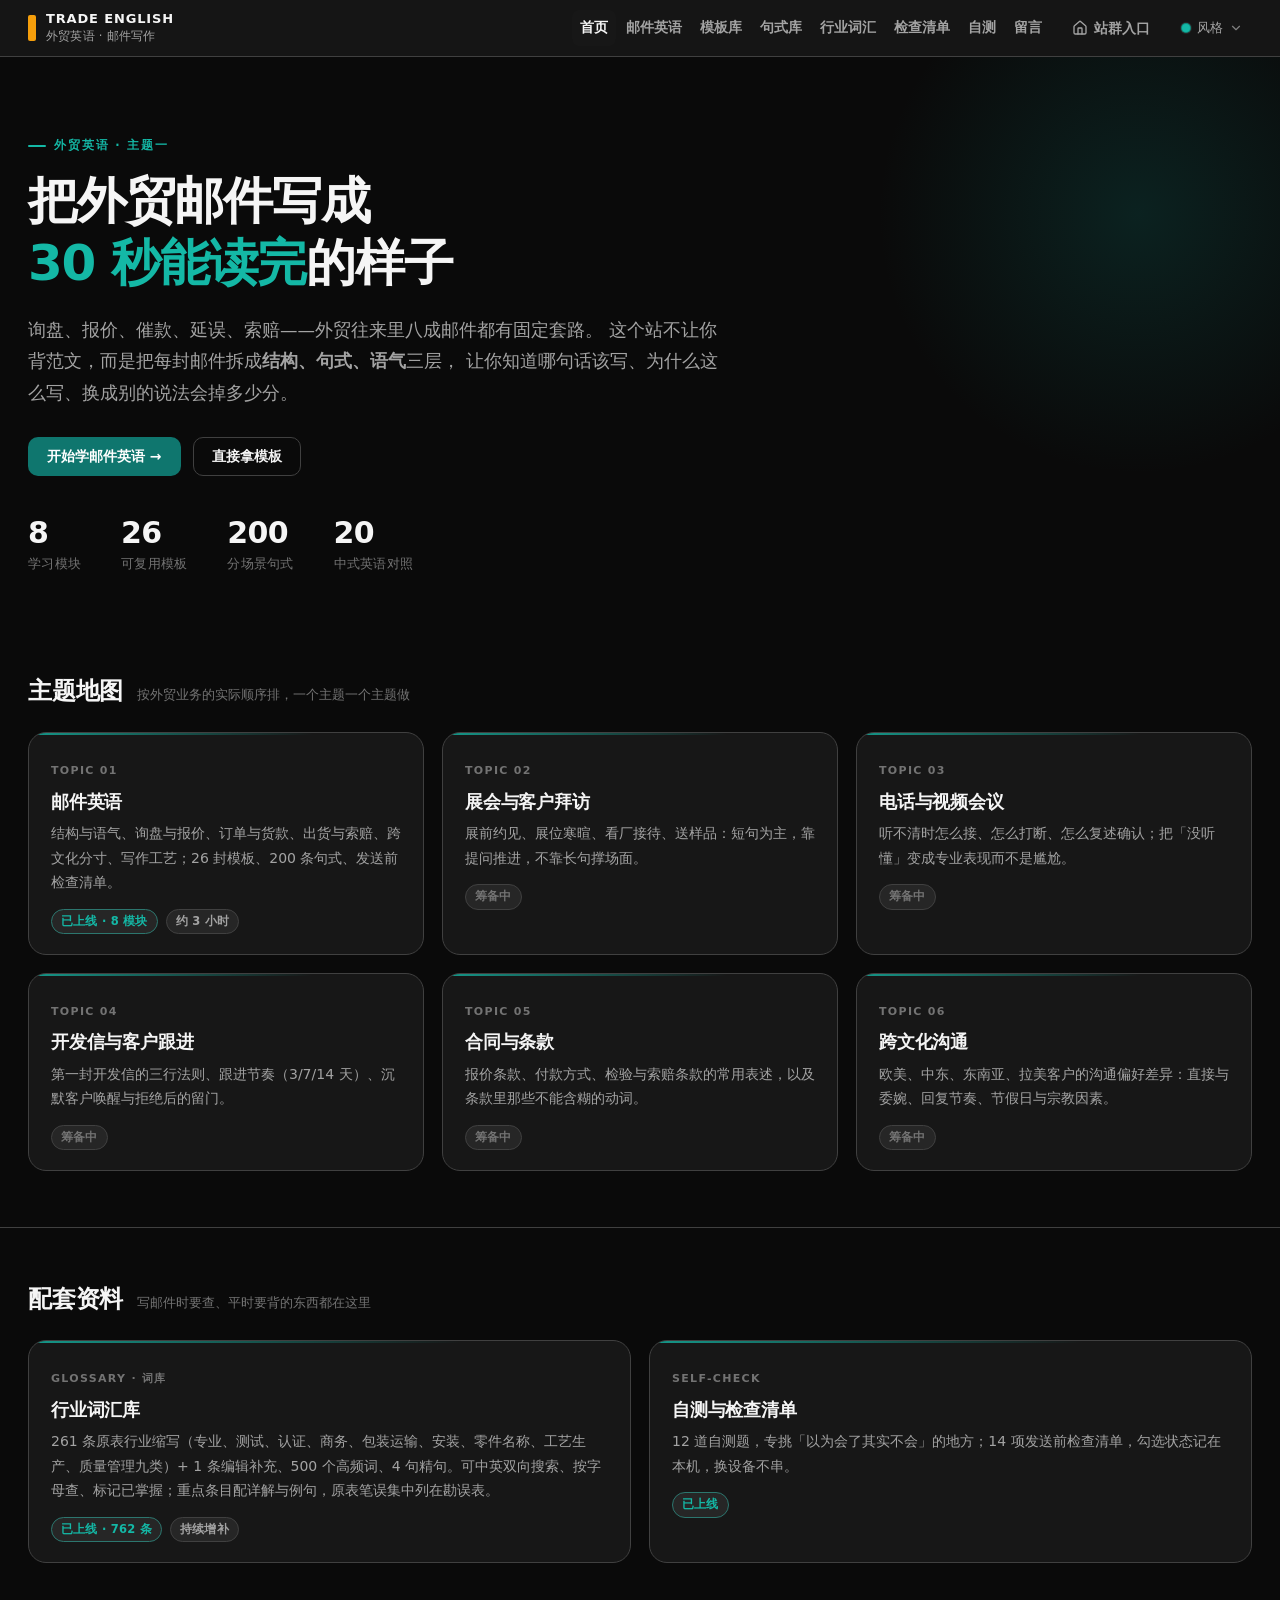
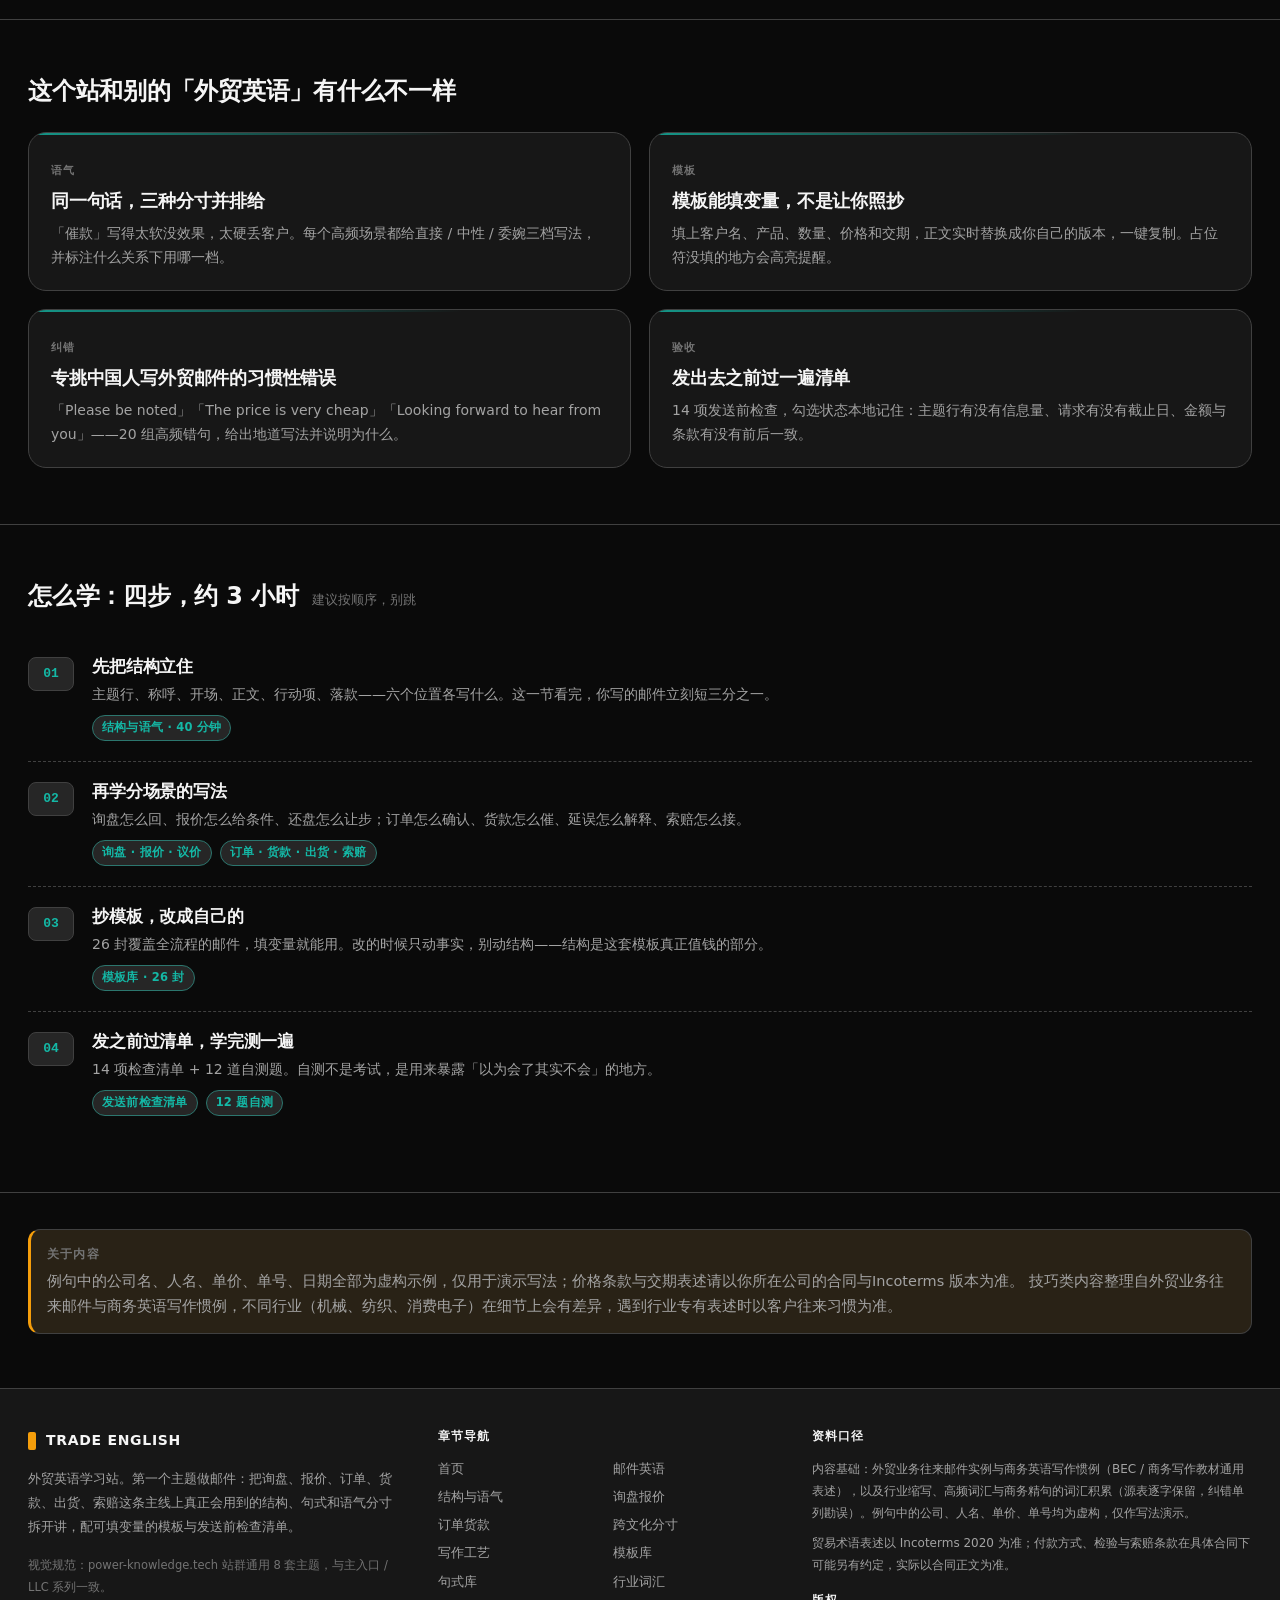
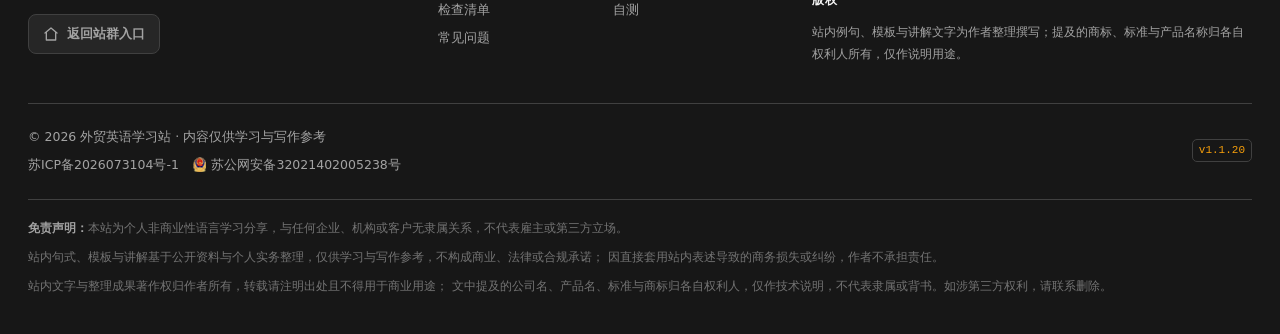
<file: index.html>
<!DOCTYPE html>
<html lang="zh-CN">
<head>
<meta charset="UTF-8" />
<meta name="viewport" content="width=device-width, initial-scale=1" />
<title>外贸英语 · 邮件英语学习站</title>
<meta name="description" content="外贸英语学习站，第一主题：邮件英语。从询盘、报价、催款到索赔，把外贸往来邮件的结构、句式与语气分寸拆开讲，附 26 封可复用模板与 200 条句式。" />
<link rel="canonical" href="https://www.english.power-knowledge.tech/" />
<meta name="theme-color" content="#0a0a0a" />
<link rel="icon" href="data:image/svg+xml,<svg xmlns='http://www.w3.org/2000/svg' viewBox='0 0 32 32'><rect width='32' height='32' rx='7' fill='%230f766e'/><path d='M9 13v10M23 13v10M9 18h14' stroke='%23fff' stroke-width='2.4' stroke-linecap='round'/></svg>" />
<script>
  (function () {
    var IDS = ['dark-teal', 'blue', 'navy-tech', 'graphite', 'warm-paper', 'forest', 'indigo', 'sea-salt'];
    var BG = {
      'dark-teal': '#0a0a0a', blue: '#f6f7f9', 'navy-tech': '#0b1a2b', graphite: '#f2f3f5',
      'warm-paper': '#faf6ed', forest: '#0c1712', indigo: '#f6f5fc', 'sea-salt': '#eef7f7'
    };
    try {
      var q = new URLSearchParams(location.search).get('theme');
      var v = IDS.indexOf(q) >= 0 ? q : localStorage.getItem('pk-theme');
      if (IDS.indexOf(v) >= 0) {
        document.documentElement.dataset.theme = v;
        var m = document.querySelector('meta[name="theme-color"]');
        if (m && BG[v]) m.setAttribute('content', BG[v]);
      }
    } catch (e) {}
  })();
</script>
<link rel="stylesheet" href="/assets/css/theme-vars.css" />
<link rel="stylesheet" href="/assets/css/theme-switcher.css" />
<link rel="stylesheet" href="/assets/css/header.css" />
<link rel="stylesheet" href="/assets/css/footer.css" />
<link rel="stylesheet" href="/assets/css/site.css" />
</head>
<body>
<a class="skip-link" href="#main">跳到正文</a>

<header class="topbar">
  <div class="bar">
    <a class="brand" href="/" aria-label="外贸英语学习站首页">
      <i class="mark" aria-hidden="true"></i>
      <span class="brand-text">
        <span class="brand-en">TRADE ENGLISH</span>
        <span class="brand-sub">外贸英语 · 邮件写作</span>
      </span>
    </a>
    <button class="nav-toggle" type="button" aria-expanded="false" aria-controls="navlinks">目录 ▾</button>
    <nav class="navlinks" id="navlinks" aria-label="主导航">
      <a href="/">首页</a>
      <a href="/email/" data-topic="email">邮件英语</a>
      <a href="/email/templates">模板库</a>
      <a href="/email/phrases">句式库</a>
      <a href="/glossary/">行业词汇</a>
      <a href="/email/checklist">检查清单</a>
      <a href="/practice">自测</a>
    </nav>
<a class="group-entry" href="https://power-knowledge.tech/">
      <svg width="16" height="16" viewBox="0 0 24 24" fill="none" stroke="currentColor"
           stroke-width="2" stroke-linecap="round" stroke-linejoin="round" aria-hidden="true">
        <path d="M15 21v-8a1 1 0 0 0-1-1h-4a1 1 0 0 0-1 1v8"></path>
        <path d="M3 10a2 2 0 0 1 .709-1.528l7-5.999a2 2 0 0 1 2.582 0l7 5.999A2 2 0 0 1 21 10v9a2 2 0 0 1-2 2H5a2 2 0 0 1-2-2z"></path>
      </svg>
      站群入口
    </a>
    <div id="pk-theme-switcher"></div>
  </div>
</header>

<main id="main">
  <section class="hero">
    <div class="shell">
      <p class="eyebrow">外贸英语 · 主题一</p>
      <h1>把外贸邮件写成<br /><em>30 秒能读完</em>的样子</h1>
      <p class="lead">
        询盘、报价、催款、延误、索赔——外贸往来里八成邮件都有固定套路。
        这个站不让你背范文，而是把每封邮件拆成<strong>结构、句式、语气</strong>三层，
        让你知道哪句话该写、为什么这么写、换成别的说法会掉多少分。
      </p>
      <div class="hero-actions">
        <a class="btn" href="/email/">开始学邮件英语 →</a>
        <a class="btn btn--ghost" href="/email/templates">直接拿模板</a>
      </div>
      <div class="stats">
        <div class="stat"><b>8</b><span>学习模块</span></div>
        <div class="stat"><b>26</b><span>可复用模板</span></div>
        <div class="stat"><b>200</b><span>分场景句式</span></div>
        <div class="stat"><b>20</b><span>中式英语对照</span></div>
      </div>
    </div>
  </section>

  <section class="section">
    <div class="shell">
      <div class="section-head">
        <h2>主题地图</h2>
        <span class="hint">按外贸业务的实际顺序排，一个主题一个主题做</span>
      </div>
      <div class="grid grid--3">
        <a class="card" href="/email/">
          <span class="kicker">Topic 01</span>
          <h3>邮件英语</h3>
          <p>结构与语气、询盘与报价、订单与货款、出货与索赔、跨文化分寸、写作工艺；26 封模板、200 条句式、发送前检查清单。</p>
          <div class="meta">
            <span class="badge badge--live">已上线 · 8 模块</span>
            <span class="badge">约 3 小时</span>
          </div>
        </a>
        <div class="card">
          <span class="kicker">Topic 02</span>
          <h3>展会与客户拜访</h3>
          <p>展前约见、展位寒暄、看厂接待、送样品：短句为主，靠提问推进，不靠长句撑场面。</p>
          <div class="meta"><span class="badge badge--soon">筹备中</span></div>
        </div>
        <div class="card">
          <span class="kicker">Topic 03</span>
          <h3>电话与视频会议</h3>
          <p>听不清时怎么接、怎么打断、怎么复述确认；把「没听懂」变成专业表现而不是尴尬。</p>
          <div class="meta"><span class="badge badge--soon">筹备中</span></div>
        </div>
        <div class="card">
          <span class="kicker">Topic 04</span>
          <h3>开发信与客户跟进</h3>
          <p>第一封开发信的三行法则、跟进节奏（3/7/14 天）、沉默客户唤醒与拒绝后的留门。</p>
          <div class="meta"><span class="badge badge--soon">筹备中</span></div>
        </div>
        <div class="card">
          <span class="kicker">Topic 05</span>
          <h3>合同与条款</h3>
          <p>报价条款、付款方式、检验与索赔条款的常用表述，以及条款里那些不能含糊的动词。</p>
          <div class="meta"><span class="badge badge--soon">筹备中</span></div>
        </div>
        <div class="card">
          <span class="kicker">Topic 06</span>
          <h3>跨文化沟通</h3>
          <p>欧美、中东、东南亚、拉美客户的沟通偏好差异：直接与委婉、回复节奏、节假日与宗教因素。</p>
          <div class="meta"><span class="badge badge--soon">筹备中</span></div>
        </div>
      </div>
    </div>
  </section>

  <section class="section">
    <div class="shell">
      <div class="section-head">
        <h2>配套资料</h2>
        <span class="hint">写邮件时要查、平时要背的东西都在这里</span>
      </div>
      <div class="grid grid--2">
        <a class="card" href="/glossary/">
          <span class="kicker">Glossary · 词库</span>
          <h3>行业词汇库</h3>
          <p>261 条原表行业缩写（专业、测试、认证、商务、包装运输、安装、零件名称、工艺生产、质量管理九类）+ 1 条编辑补充、500 个高频词、4 句精句。可中英双向搜索、按字母查、标记已掌握；重点条目配详解与例句，原表笔误集中列在勘误表。</p>
          <div class="meta">
            <span class="badge badge--live">已上线 · 762 条</span>
            <span class="badge">持续增补</span>
          </div>
        </a>
        <a class="card" href="/practice">
          <span class="kicker">Self-check</span>
          <h3>自测与检查清单</h3>
          <p>12 道自测题，专挑「以为会了其实不会」的地方；14 项发送前检查清单，勾选状态记在本机，换设备不串。</p>
          <div class="meta"><span class="badge badge--live">已上线</span></div>
        </a>
      </div>
    </div>
  </section>

  <section class="section">
    <div class="shell">
      <div class="section-head">
        <h2>这个站和别的「外贸英语」有什么不一样</h2>
      </div>
      <div class="grid grid--2">
        <div class="card">
          <span class="kicker">语气</span>
          <h3>同一句话，三种分寸并排给</h3>
          <p>「催款」写得太软没效果，太硬丢客户。每个高频场景都给直接 / 中性 / 委婉三档写法，并标注什么关系下用哪一档。</p>
        </div>
        <div class="card">
          <span class="kicker">模板</span>
          <h3>模板能填变量，不是让你照抄</h3>
          <p>填上客户名、产品、数量、价格和交期，正文实时替换成你自己的版本，一键复制。占位符没填的地方会高亮提醒。</p>
        </div>
        <div class="card">
          <span class="kicker">纠错</span>
          <h3>专挑中国人写外贸邮件的习惯性错误</h3>
          <p>「Please be noted」「The price is very cheap」「Looking forward to hear from you」——20 组高频错句，给出地道写法并说明为什么。</p>
        </div>
        <div class="card">
          <span class="kicker">验收</span>
          <h3>发出去之前过一遍清单</h3>
          <p>14 项发送前检查，勾选状态本地记住：主题行有没有信息量、请求有没有截止日、金额与条款有没有前后一致。</p>
        </div>
      </div>
    </div>
  </section>

  <section class="section">
    <div class="shell">
      <div class="section-head">
        <h2>怎么学：四步，约 3 小时</h2>
        <span class="hint">建议按顺序，别跳</span>
      </div>
      <div class="steps">
        <div class="step">
          <div>
            <h3>先把结构立住</h3>
            <p>主题行、称呼、开场、正文、行动项、落款——六个位置各写什么。这一节看完，你写的邮件立刻短三分之一。</p>
            <div class="meta"><a class="badge badge--live" href="/email/structure">结构与语气 · 40 分钟</a></div>
          </div>
        </div>
        <div class="step">
          <div>
            <h3>再学分场景的写法</h3>
            <p>询盘怎么回、报价怎么给条件、还盘怎么让步；订单怎么确认、货款怎么催、延误怎么解释、索赔怎么接。</p>
            <div class="meta">
              <a class="badge badge--live" href="/email/negotiation">询盘 · 报价 · 议价</a>
              <a class="badge badge--live" href="/email/operations">订单 · 货款 · 出货 · 索赔</a>
            </div>
          </div>
        </div>
        <div class="step">
          <div>
            <h3>抄模板，改成自己的</h3>
            <p>26 封覆盖全流程的邮件，填变量就能用。改的时候只动事实，别动结构——结构是这套模板真正值钱的部分。</p>
            <div class="meta"><a class="badge badge--live" href="/email/templates">模板库 · 26 封</a></div>
          </div>
        </div>
        <div class="step">
          <div>
            <h3>发之前过清单，学完测一遍</h3>
            <p>14 项检查清单 + 12 道自测题。自测不是考试，是用来暴露「以为会了其实不会」的地方。</p>
            <div class="meta">
              <a class="badge badge--live" href="/email/checklist">发送前检查清单</a>
              <a class="badge badge--live" href="/practice">12 题自测</a>
            </div>
          </div>
        </div>
      </div>
    </div>
  </section>

  <section class="section--tight section">
    <div class="shell">
      <div class="callout callout--tip">
        <span class="co-title">关于内容</span>
        例句中的公司名、人名、单价、单号、日期全部为虚构示例，仅用于演示写法；价格条款与交期表述请以你所在公司的合同与Incoterms 版本为准。
        技巧类内容整理自外贸业务往来邮件与商务英语写作惯例，不同行业（机械、纺织、消费电子）在细节上会有差异，遇到行业专有表述时以客户往来习惯为准。
      </div>
    </div>
  </section>
</main>

<footer>
  <div class="foot-wrap">
    <div class="foot-grid">
      <div class="foot-col">
        <div class="foot-brand">
          <i class="mark" aria-hidden="true"></i>
          <b>TRADE ENGLISH</b>
        </div>
        <p class="foot-desc">
          外贸英语学习站。第一个主题做邮件：把询盘、报价、订单、货款、出货、索赔这条主线上真正会用到的结构、句式和语气分寸拆开讲，配可填变量的模板与发送前检查清单。
        </p>
        <p class="foot-note foot-note-tight">
          视觉规范：power-knowledge.tech 站群通用 8 套主题，与主入口 / LLC 系列一致。
        </p>
        <a class="foot-back" href="https://power-knowledge.tech/">
          <svg width="16" height="16" viewBox="0 0 24 24" fill="none" stroke="currentColor"
               stroke-width="2" stroke-linecap="round" stroke-linejoin="round" aria-hidden="true">
            <path d="M3 10.5 12 3l9 7.5"></path>
            <path d="M5 9.5V21h14V9.5"></path>
          </svg>
          返回站群入口
        </a>
      </div>

      <div class="foot-col">
        <h4>章节导航</h4>
        <div class="foot-links">
          <a href="/">首页</a>
          <a href="/email/">邮件英语</a>
          <a href="/email/structure">结构与语气</a>
          <a href="/email/negotiation">询盘报价</a>
          <a href="/email/operations">订单货款</a>
          <a href="/email/culture">跨文化分寸</a>
          <a href="/email/craft">写作工艺</a>
          <a href="/email/templates">模板库</a>
          <a href="/email/phrases">句式库</a>
          <a href="/glossary/">行业词汇</a>
          <a href="/email/checklist">检查清单</a>
          <a href="/practice">自测</a>
          <a href="/email/#faq">常见问题</a>
        </div>
      </div>

      <div class="foot-col">
        <h4>资料口径</h4>
        <p class="foot-note">
          内容基础：外贸业务往来邮件实例与商务英语写作惯例（BEC / 商务写作教材通用表述），以及行业缩写、高频词汇与商务精句的词汇积累（源表逐字保留，纠错单列勘误）。例句中的公司、人名、单价、单号均为虚构，仅作写法演示。
        </p>
        <p class="foot-note">
          贸易术语表述以 Incoterms 2020 为准；付款方式、检验与索赔条款在具体合同下可能另有约定，实际以合同正文为准。
        </p>
        <h4 class="foot-h-gap">版权</h4>
        <p class="foot-note">
          站内例句、模板与讲解文字为作者整理撰写；提及的商标、标准与产品名称归各自权利人所有，仅作说明用途。
        </p>
      </div>
    </div>

    <div class="foot-legal">
      <div>
        <p class="foot-copy">© 2026 外贸英语学习站 · 内容仅供学习与写作参考</p>
        <div class="foot-beian">
          <a href="https://beian.miit.gov.cn/" target="_blank" rel="noopener noreferrer">苏ICP备2026073104号-1</a>
          <a href="https://beian.mps.gov.cn/#/query/webSearch?code=32021402005238"
             target="_blank" rel="noreferrer">
            <img src="/beian.png" alt="" />苏公网安备32021402005238号
          </a>
        </div>
      </div>
      <div class="foot-legal-right">
        <span class="app-version">v1.1.20</span>
      </div>
    </div>

    <div class="foot-disclaimer">
      <p>
        <b>免责声明：</b>本站为个人非商业性语言学习分享，与任何企业、机构或客户无隶属关系，不代表雇主或第三方立场。
      </p>
      <p>
        站内句式、模板与讲解基于公开资料与个人实务整理，仅供学习与写作参考，不构成商业、法律或合规承诺；
        因直接套用站内表述导致的商务损失或纠纷，作者不承担责任。
      </p>
      <p>
        站内文字与整理成果著作权归作者所有，转载请注明出处且不得用于商业用途；
        文中提及的公司名、产品名、标准与商标归各自权利人，仅作技术说明，不代表隶属或背书。如涉第三方权利，请联系删除。
      </p>
    </div>
  </div>
</footer>

<script src="/assets/js/theme.js" defer></script>
<script src="/assets/js/site.js" defer></script>
</body>
</html>
</file>
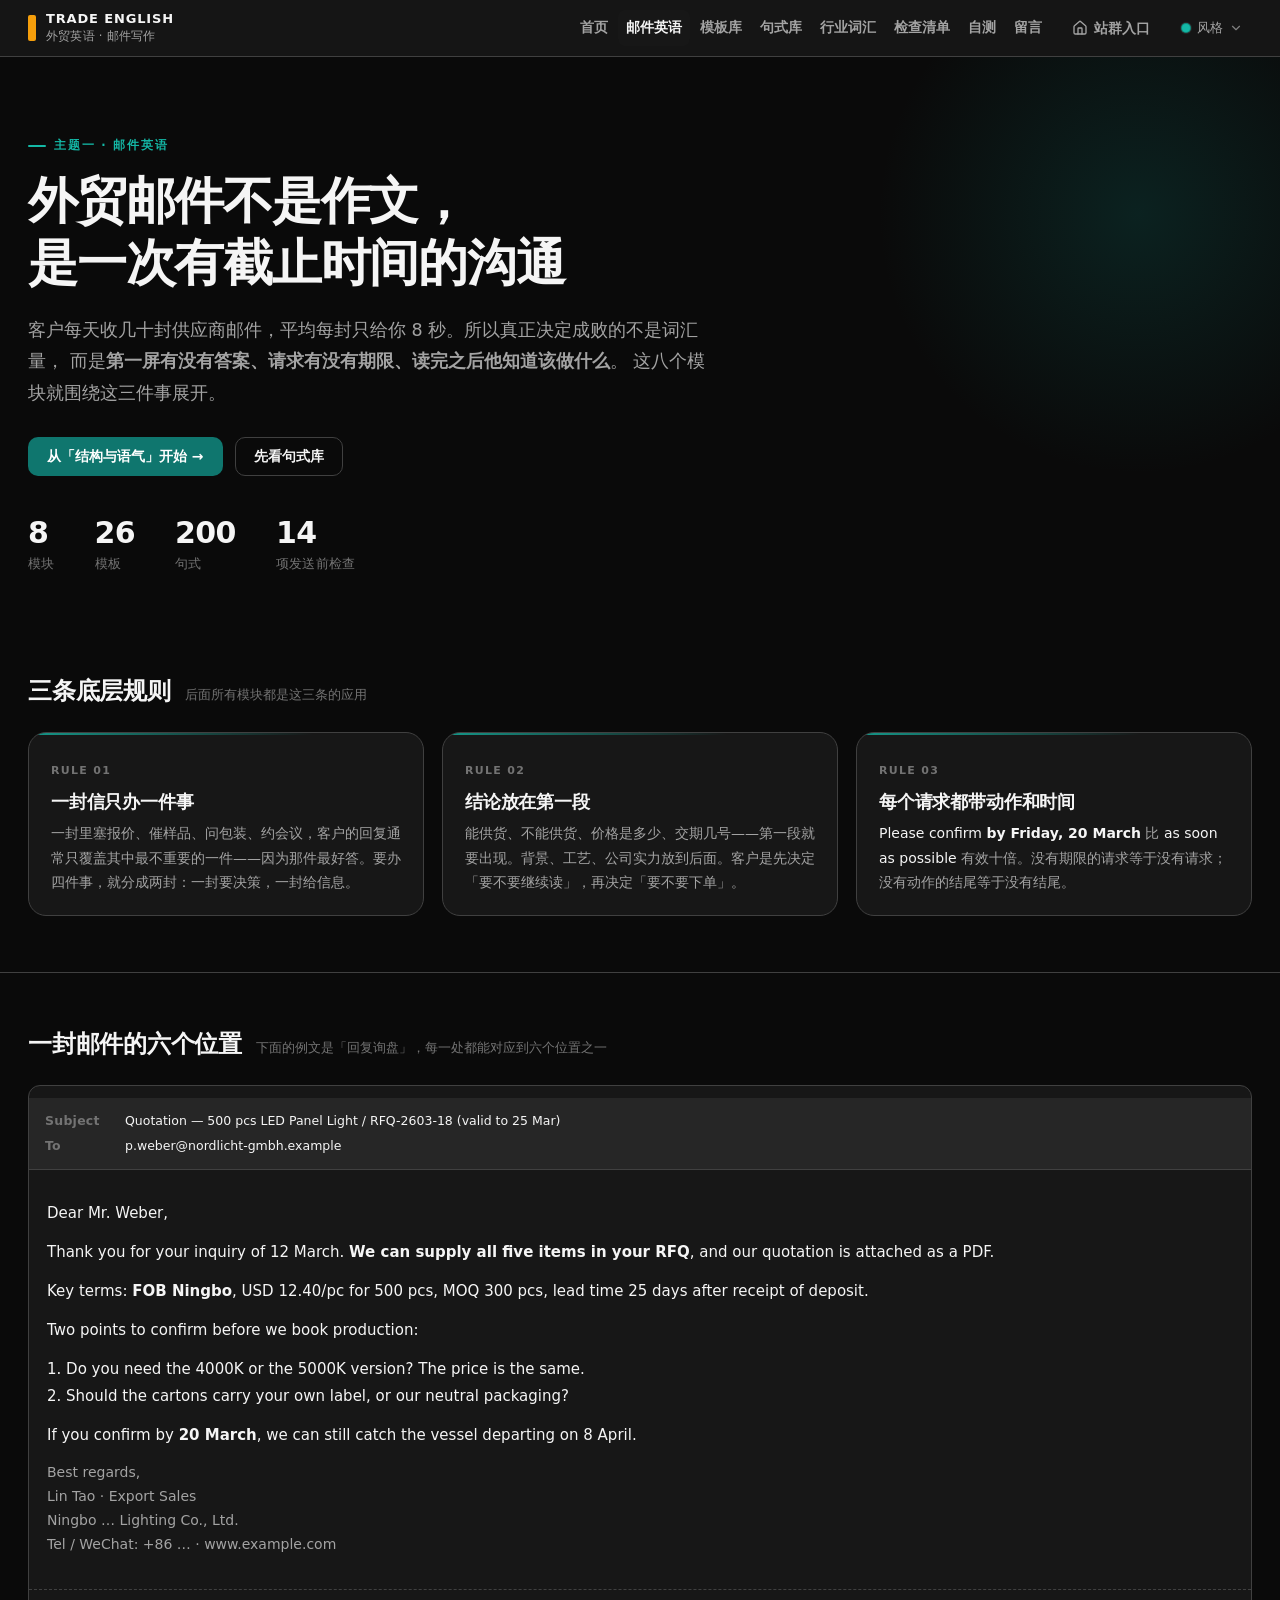
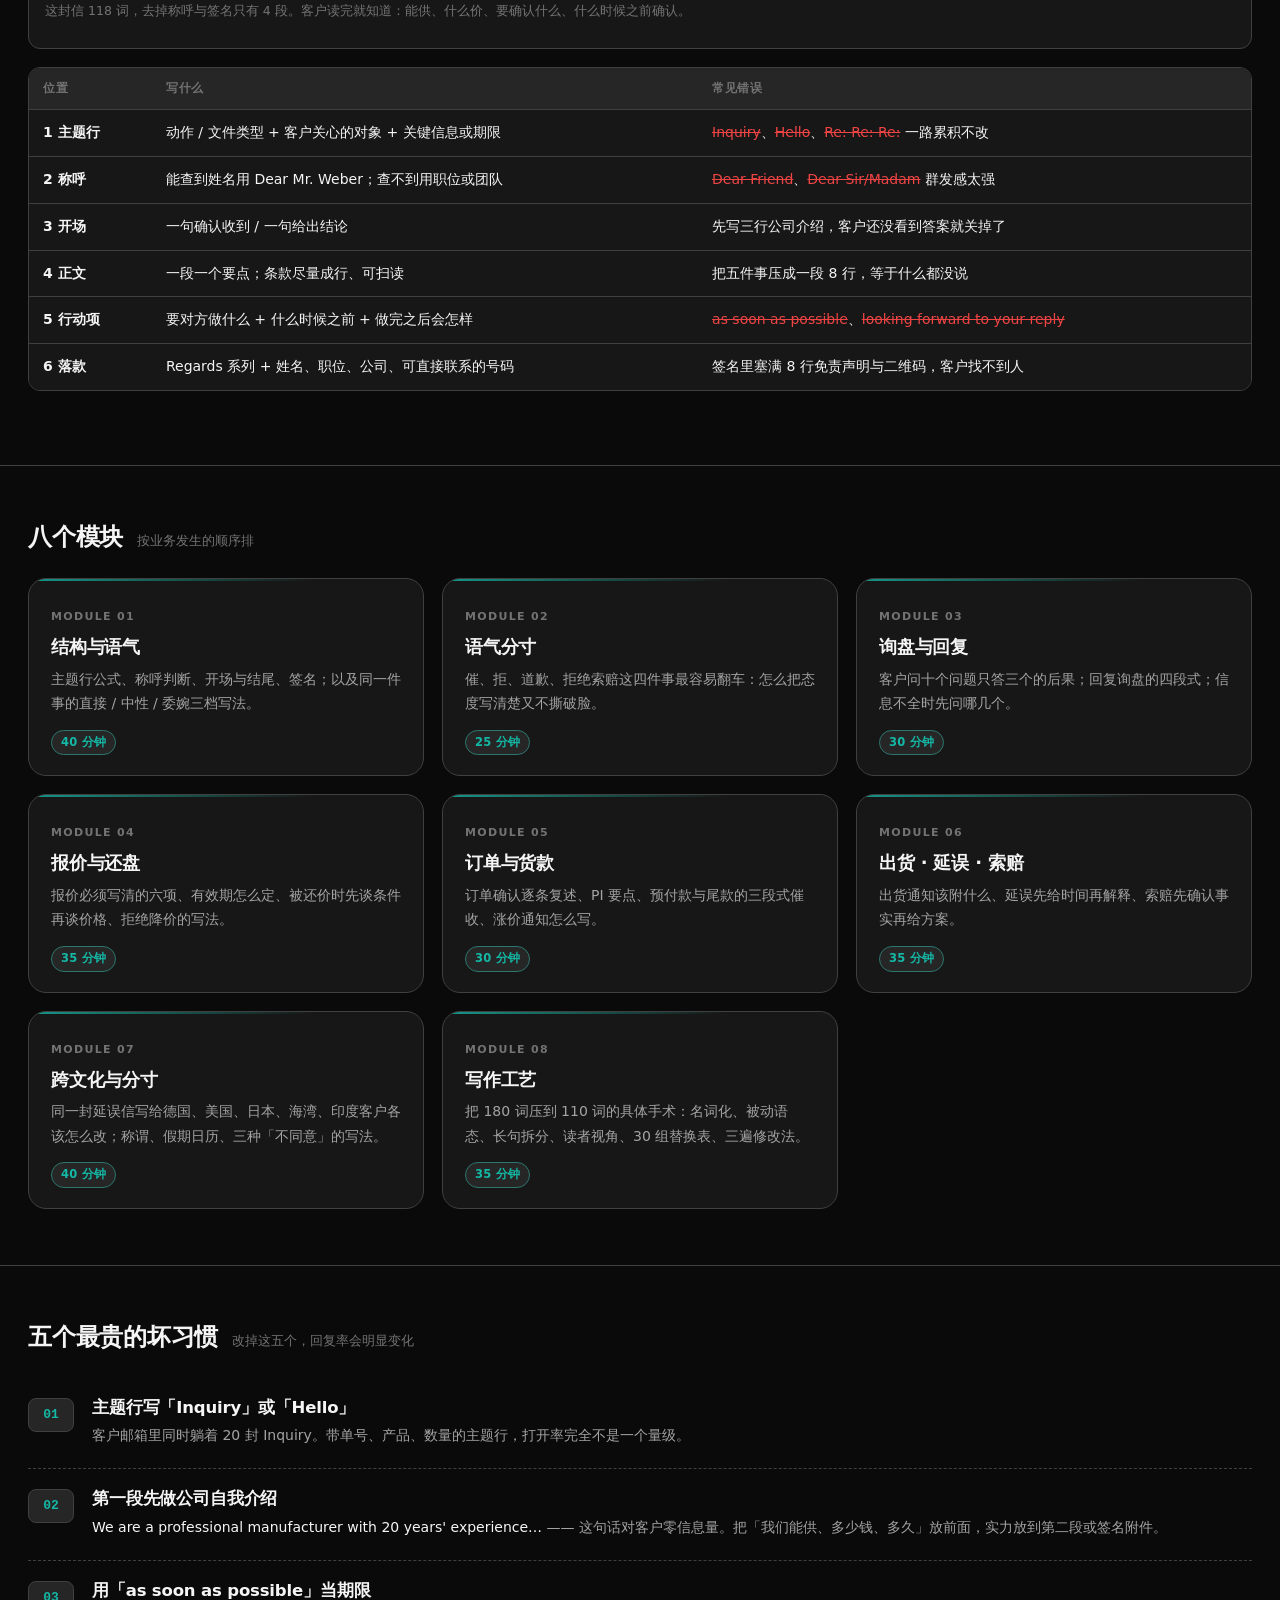
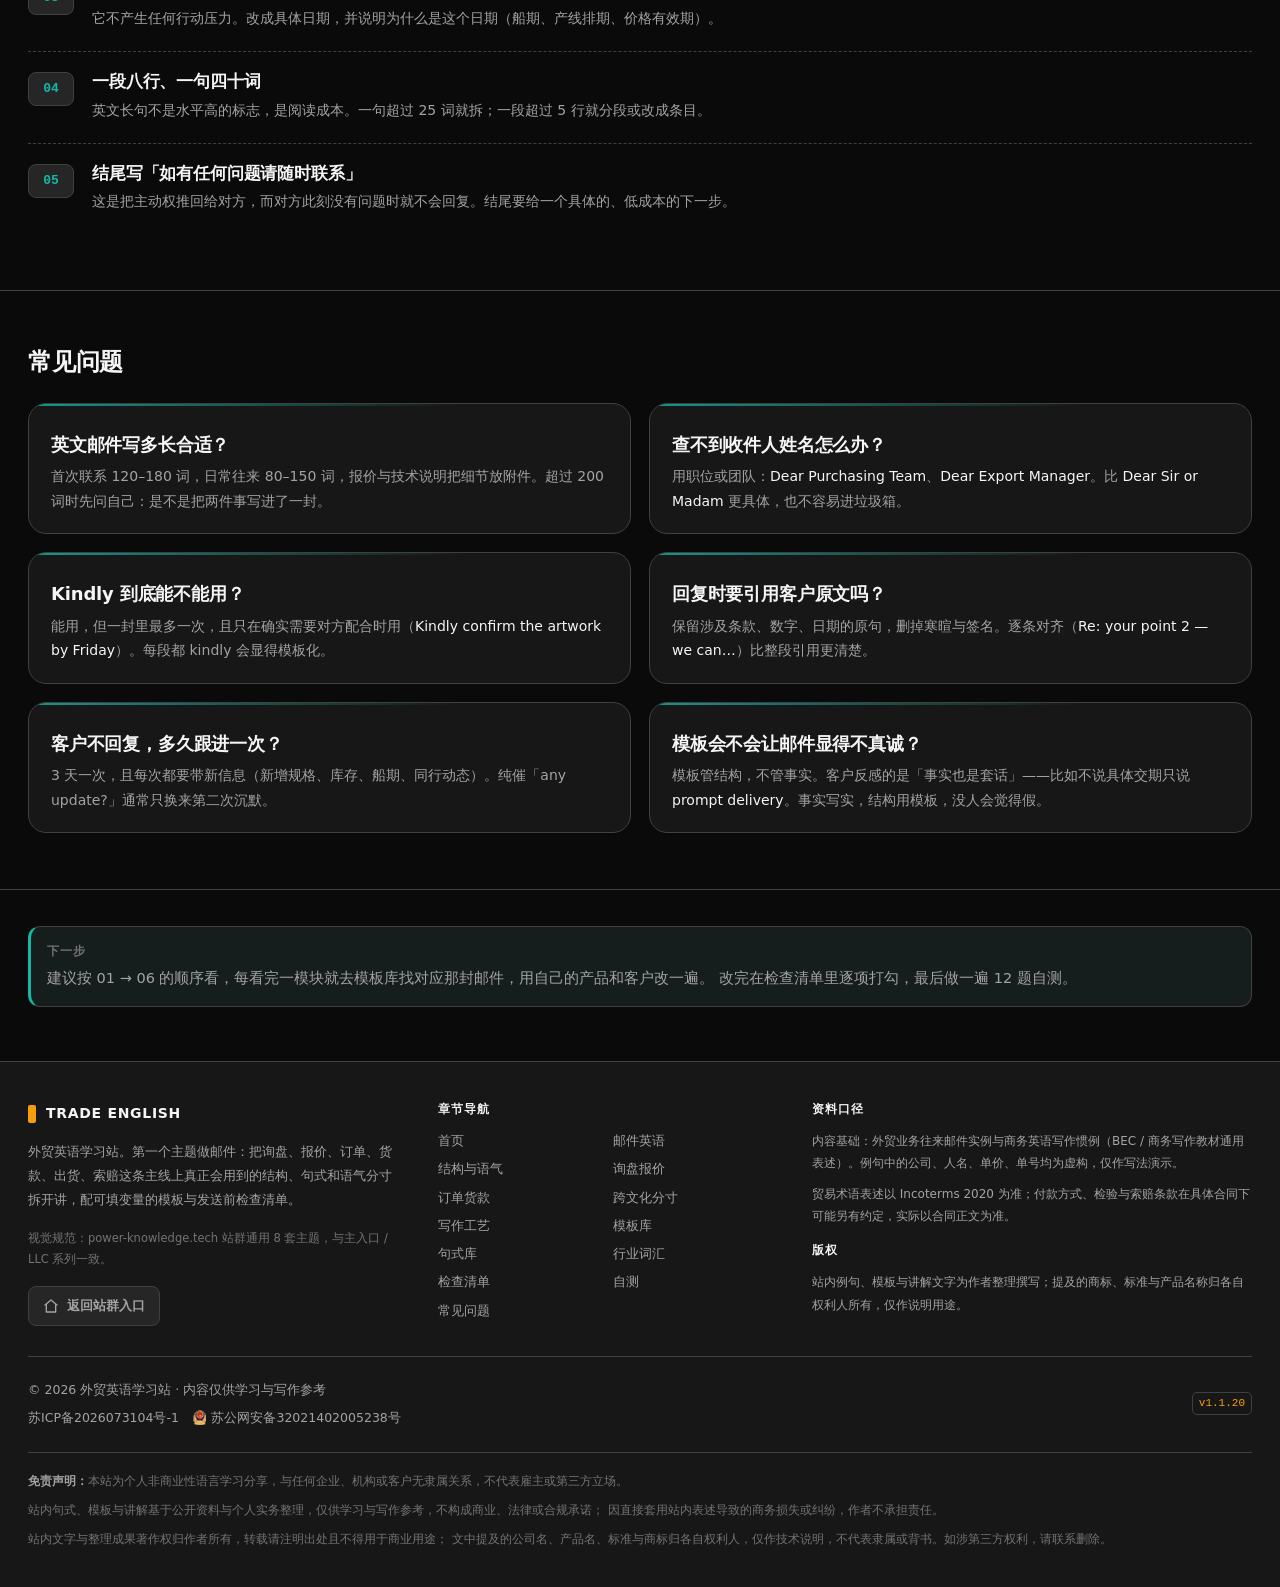
<file: email/index.html>
<!DOCTYPE html>
<html lang="zh-CN">
<head>
<meta charset="UTF-8" />
<meta name="viewport" content="width=device-width, initial-scale=1" />
<title>邮件英语 · 外贸英语学习站</title>
<meta name="description" content="外贸邮件英语主题首页：三条底层规则、一封邮件的六个位置、六个学习模块与五个最贵的坏习惯。" />
<link rel="canonical" href="https://www.english.power-knowledge.tech/email/" />
<meta name="theme-color" content="#0a0a0a" />
<link rel="icon" href="data:image/svg+xml,<svg xmlns='http://www.w3.org/2000/svg' viewBox='0 0 32 32'><rect width='32' height='32' rx='7' fill='%230f766e'/><path d='M9 13v10M23 13v10M9 18h14' stroke='%23fff' stroke-width='2.4' stroke-linecap='round'/></svg>" />
<script>
  (function () {
    var IDS = ['dark-teal', 'blue', 'navy-tech', 'graphite', 'warm-paper', 'forest', 'indigo', 'sea-salt'];
    var BG = { 'dark-teal': '#0a0a0a', blue: '#f6f7f9', 'navy-tech': '#0b1a2b', graphite: '#f2f3f5', 'warm-paper': '#faf6ed', forest: '#0c1712', indigo: '#f6f5fc', 'sea-salt': '#eef7f7' };
    try {
      var q = new URLSearchParams(location.search).get('theme');
      var v = IDS.indexOf(q) >= 0 ? q : localStorage.getItem('pk-theme');
      if (IDS.indexOf(v) >= 0) {
        document.documentElement.dataset.theme = v;
        var m = document.querySelector('meta[name="theme-color"]');
        if (m && BG[v]) m.setAttribute('content', BG[v]);
      }
    } catch (e) {}
  })();
</script>
<link rel="stylesheet" href="/assets/css/theme-vars.css" />
<link rel="stylesheet" href="/assets/css/theme-switcher.css" />
<link rel="stylesheet" href="/assets/css/header.css" />
<link rel="stylesheet" href="/assets/css/footer.css" />
<link rel="stylesheet" href="/assets/css/site.css" />
</head>
<body>
<a class="skip-link" href="#main">跳到正文</a>

<header class="topbar">
  <div class="bar">
    <a class="brand" href="/" aria-label="外贸英语学习站首页">
      <i class="mark" aria-hidden="true"></i>
      <span class="brand-text">
        <span class="brand-en">TRADE ENGLISH</span>
        <span class="brand-sub">外贸英语 · 邮件写作</span>
      </span>
    </a>
    <button class="nav-toggle" type="button" aria-expanded="false" aria-controls="navlinks">目录 ▾</button>
    <nav class="navlinks" id="navlinks" aria-label="主导航">
      <a href="/">首页</a>
      <a href="/email/" data-topic="email">邮件英语</a>
      <a href="/email/templates">模板库</a>
      <a href="/email/phrases">句式库</a>
      <a href="/glossary/">行业词汇</a>
      <a href="/email/checklist">检查清单</a>
      <a href="/practice">自测</a>
    </nav>
<a class="group-entry" href="https://power-knowledge.tech/">
      <svg width="16" height="16" viewBox="0 0 24 24" fill="none" stroke="currentColor"
           stroke-width="2" stroke-linecap="round" stroke-linejoin="round" aria-hidden="true">
        <path d="M15 21v-8a1 1 0 0 0-1-1h-4a1 1 0 0 0-1 1v8"></path>
        <path d="M3 10a2 2 0 0 1 .709-1.528l7-5.999a2 2 0 0 1 2.582 0l7 5.999A2 2 0 0 1 21 10v9a2 2 0 0 1-2 2H5a2 2 0 0 1-2-2z"></path>
      </svg>
      站群入口
    </a>
    <div id="pk-theme-switcher"></div>
  </div>
</header>

<main id="main">
  <section class="hero">
    <div class="shell">
      <p class="eyebrow">主题一 · 邮件英语</p>
      <h1>外贸邮件不是作文，<br />是一次有截止时间的沟通</h1>
      <p class="lead">
        客户每天收几十封供应商邮件，平均每封只给你 8 秒。所以真正决定成败的不是词汇量，
        而是<strong>第一屏有没有答案、请求有没有期限、读完之后他知道该做什么</strong>。
        这八个模块就围绕这三件事展开。
      </p>
      <div class="hero-actions">
        <a class="btn" href="/email/structure">从「结构与语气」开始 →</a>
        <a class="btn btn--ghost" href="/email/phrases">先看句式库</a>
      </div>
      <div class="stats">
        <div class="stat"><b>8</b><span>模块</span></div>
        <div class="stat"><b>26</b><span>模板</span></div>
        <div class="stat"><b>200</b><span>句式</span></div>
        <div class="stat"><b>14</b><span>项发送前检查</span></div>
      </div>
    </div>
  </section>

  <section class="section">
    <div class="shell">
      <div class="section-head">
        <h2>三条底层规则</h2>
        <span class="hint">后面所有模块都是这三条的应用</span>
      </div>
      <div class="grid grid--3">
        <div class="card">
          <span class="kicker">Rule 01</span>
          <h3>一封信只办一件事</h3>
          <p>一封里塞报价、催样品、问包装、约会议，客户的回复通常只覆盖其中最不重要的一件——因为那件最好答。要办四件事，就分成两封：一封要决策，一封给信息。</p>
        </div>
        <div class="card">
          <span class="kicker">Rule 02</span>
          <h3>结论放在第一段</h3>
          <p>能供货、不能供货、价格是多少、交期几号——第一段就要出现。背景、工艺、公司实力放到后面。客户是先决定「要不要继续读」，再决定「要不要下单」。</p>
        </div>
        <div class="card">
          <span class="kicker">Rule 03</span>
          <h3>每个请求都带动作和时间</h3>
          <p><span class="en">Please confirm <b>by Friday, 20 March</b></span> 比 <span class="en">as soon as possible</span> 有效十倍。没有期限的请求等于没有请求；没有动作的结尾等于没有结尾。</p>
        </div>
      </div>
    </div>
  </section>

  <section class="section">
    <div class="shell">
      <div class="section-head">
        <h2>一封邮件的六个位置</h2>
        <span class="hint">下面的例文是「回复询盘」，每一处都能对应到六个位置之一</span>
      </div>

      <div class="mail">
        <dl class="mail-head">
          <dt>Subject</dt><dd>Quotation — 500 pcs LED Panel Light / RFQ-2603-18 (valid to 25 Mar)</dd>
          <dt>To</dt><dd>p.weber@nordlicht-gmbh.example</dd>
        </dl>
        <div class="mail-body">
          <p>Dear Mr. Weber,</p>
          <p>Thank you for your inquiry of 12 March. <b>We can supply all five items in your RFQ</b>, and our quotation is attached as a PDF.</p>
          <p>Key terms: <b>FOB Ningbo</b>, USD 12.40/pc for 500 pcs, MOQ 300 pcs, lead time 25 days after receipt of deposit.</p>
          <p>Two points to confirm before we book production:</p>
          <p>1. Do you need the 4000K or the 5000K version? The price is the same.<br />
             2. Should the cartons carry your own label, or our neutral packaging?</p>
          <p>If you confirm by <b>20 March</b>, we can still catch the vessel departing on 8 April.</p>
          <p class="sig">Best regards,<br />
             Lin Tao · Export Sales<br />
             Ningbo … Lighting Co., Ltd.<br />
             Tel / WeChat: +86 … · www.example.com</p>
        </div>
        <p class="mail-note">
          这封信 118 词，去掉称呼与签名只有 4 段。客户读完就知道：能供、什么价、要确认什么、什么时候之前确认。
        </p>
      </div>

      <div class="table-wrap">
        <table>
          <thead>
            <tr><th>位置</th><th>写什么</th><th>常见错误</th></tr>
          </thead>
          <tbody>
            <tr>
              <td><b>1 主题行</b></td>
              <td>动作 / 文件类型 + 客户关心的对象 + 关键信息或期限</td>
              <td><span class="bad">Inquiry</span>、<span class="bad">Hello</span>、<span class="bad">Re: Re: Re:</span> 一路累积不改</td>
            </tr>
            <tr>
              <td><b>2 称呼</b></td>
              <td>能查到姓名用 <span class="en">Dear Mr. Weber</span>；查不到用职位或团队</td>
              <td><span class="bad">Dear Friend</span>、<span class="bad">Dear Sir/Madam</span> 群发感太强</td>
            </tr>
            <tr>
              <td><b>3 开场</b></td>
              <td>一句确认收到 / 一句给出结论</td>
              <td>先写三行公司介绍，客户还没看到答案就关掉了</td>
            </tr>
            <tr>
              <td><b>4 正文</b></td>
              <td>一段一个要点；条款尽量成行、可扫读</td>
              <td>把五件事压成一段 8 行，等于什么都没说</td>
            </tr>
            <tr>
              <td><b>5 行动项</b></td>
              <td>要对方做什么 + 什么时候之前 + 做完之后会怎样</td>
              <td><span class="bad">as soon as possible</span>、<span class="bad">looking forward to your reply</span></td>
            </tr>
            <tr>
              <td><b>6 落款</b></td>
              <td>Regards 系列 + 姓名、职位、公司、可直接联系的号码</td>
              <td>签名里塞满 8 行免责声明与二维码，客户找不到人</td>
            </tr>
          </tbody>
        </table>
      </div>
    </div>
  </section>

  <section class="section">
    <div class="shell">
      <div class="section-head">
        <h2>八个模块</h2>
        <span class="hint">按业务发生的顺序排</span>
      </div>
      <div class="grid grid--3">
        <a class="card" href="/email/structure">
          <span class="kicker">Module 01</span>
          <h3>结构与语气</h3>
          <p>主题行公式、称呼判断、开场与结尾、签名；以及同一件事的直接 / 中性 / 委婉三档写法。</p>
          <div class="meta"><span class="badge badge--live">40 分钟</span></div>
        </a>
        <a class="card" href="/email/structure#tone">
          <span class="kicker">Module 02</span>
          <h3>语气分寸</h3>
          <p>催、拒、道歉、拒绝索赔这四件事最容易翻车：怎么把态度写清楚又不撕破脸。</p>
          <div class="meta"><span class="badge badge--live">25 分钟</span></div>
        </a>
        <a class="card" href="/email/negotiation#inquiry">
          <span class="kicker">Module 03</span>
          <h3>询盘与回复</h3>
          <p>客户问十个问题只答三个的后果；回复询盘的四段式；信息不全时先问哪几个。</p>
          <div class="meta"><span class="badge badge--live">30 分钟</span></div>
        </a>
        <a class="card" href="/email/negotiation#quote">
          <span class="kicker">Module 04</span>
          <h3>报价与还盘</h3>
          <p>报价必须写清的六项、有效期怎么定、被还价时先谈条件再谈价格、拒绝降价的写法。</p>
          <div class="meta"><span class="badge badge--live">35 分钟</span></div>
        </a>
        <a class="card" href="/email/operations#order">
          <span class="kicker">Module 05</span>
          <h3>订单与货款</h3>
          <p>订单确认逐条复述、PI 要点、预付款与尾款的三段式催收、涨价通知怎么写。</p>
          <div class="meta"><span class="badge badge--live">30 分钟</span></div>
        </a>
        <a class="card" href="/email/operations#shipping">
          <span class="kicker">Module 06</span>
          <h3>出货 · 延误 · 索赔</h3>
          <p>出货通知该附什么、延误先给时间再解释、索赔先确认事实再给方案。</p>
          <div class="meta"><span class="badge badge--live">35 分钟</span></div>
        </a>
        <a class="card" href="/email/culture">
          <span class="kicker">Module 07</span>
          <h3>跨文化与分寸</h3>
          <p>同一封延误信写给德国、美国、日本、海湾、印度客户各该怎么改；称谓、假期日历、三种「不同意」的写法。</p>
          <div class="meta"><span class="badge badge--live">40 分钟</span></div>
        </a>
        <a class="card" href="/email/craft">
          <span class="kicker">Module 08</span>
          <h3>写作工艺</h3>
          <p>把 180 词压到 110 词的具体手术：名词化、被动语态、长句拆分、读者视角、30 组替换表、三遍修改法。</p>
          <div class="meta"><span class="badge badge--live">35 分钟</span></div>
        </a>
      </div>
    </div>
  </section>

  <section class="section">
    <div class="shell">
      <div class="section-head">
        <h2>五个最贵的坏习惯</h2>
        <span class="hint">改掉这五个，回复率会明显变化</span>
      </div>
      <div class="steps">
        <div class="step">
          <div>
            <h3>主题行写「Inquiry」或「Hello」</h3>
            <p>客户邮箱里同时躺着 20 封 Inquiry。带单号、产品、数量的主题行，打开率完全不是一个量级。</p>
          </div>
        </div>
        <div class="step">
          <div>
            <h3>第一段先做公司自我介绍</h3>
            <p><span class="en">We are a professional manufacturer with 20 years' experience…</span> —— 这句话对客户零信息量。把「我们能供、多少钱、多久」放前面，实力放到第二段或签名附件。</p>
          </div>
        </div>
        <div class="step">
          <div>
            <h3>用「as soon as possible」当期限</h3>
            <p>它不产生任何行动压力。改成具体日期，并说明为什么是这个日期（船期、产线排期、价格有效期）。</p>
          </div>
        </div>
        <div class="step">
          <div>
            <h3>一段八行、一句四十词</h3>
            <p>英文长句不是水平高的标志，是阅读成本。一句超过 25 词就拆；一段超过 5 行就分段或改成条目。</p>
          </div>
        </div>
        <div class="step">
          <div>
            <h3>结尾写「如有任何问题请随时联系」</h3>
            <p>这是把主动权推回给对方，而对方此刻没有问题时就不会回复。结尾要给一个具体的、低成本的下一步。</p>
          </div>
        </div>
      </div>
    </div>
  </section>

  <section class="section" id="faq">
    <div class="shell">
      <div class="section-head"><h2>常见问题</h2></div>
      <div class="grid grid--2">
        <div class="card">
          <h3>英文邮件写多长合适？</h3>
          <p>首次联系 120–180 词，日常往来 80–150 词，报价与技术说明把细节放附件。超过 200 词时先问自己：是不是把两件事写进了一封。</p>
        </div>
        <div class="card">
          <h3>查不到收件人姓名怎么办？</h3>
          <p>用职位或团队：<span class="en">Dear Purchasing Team</span>、<span class="en">Dear Export Manager</span>。比 <span class="en">Dear Sir or Madam</span> 更具体，也不容易进垃圾箱。</p>
        </div>
        <div class="card">
          <h3><span class="en">Kindly</span> 到底能不能用？</h3>
          <p>能用，但一封里最多一次，且只在确实需要对方配合时用（<span class="en">Kindly confirm the artwork by Friday</span>）。每段都 kindly 会显得模板化。</p>
        </div>
        <div class="card">
          <h3>回复时要引用客户原文吗？</h3>
          <p>保留涉及条款、数字、日期的原句，删掉寒暄与签名。逐条对齐（<span class="en">Re: your point 2 — we can…</span>）比整段引用更清楚。</p>
        </div>
        <div class="card">
          <h3>客户不回复，多久跟进一次？</h3>
          <p>3 天一次，且每次都要带新信息（新增规格、库存、船期、同行动态）。纯催「any update?」通常只换来第二次沉默。</p>
        </div>
        <div class="card">
          <h3>模板会不会让邮件显得不真诚？</h3>
          <p>模板管结构，不管事实。客户反感的是「事实也是套话」——比如不说具体交期只说 <span class="en">prompt delivery</span>。事实写实，结构用模板，没人会觉得假。</p>
        </div>
      </div>
    </div>
  </section>

  <section class="section--tight section">
    <div class="shell">
      <div class="callout">
        <span class="co-title">下一步</span>
        建议按 01 → 06 的顺序看，每看完一模块就去模板库找对应那封邮件，用自己的产品和客户改一遍。
        改完在检查清单里逐项打勾，最后做一遍 12 题自测。
      </div>
    </div>
  </section>
</main>

<footer>
  <div class="foot-wrap">
    <div class="foot-grid">
      <div class="foot-col">
        <div class="foot-brand">
          <i class="mark" aria-hidden="true"></i>
          <b>TRADE ENGLISH</b>
        </div>
        <p class="foot-desc">
          外贸英语学习站。第一个主题做邮件：把询盘、报价、订单、货款、出货、索赔这条主线上真正会用到的结构、句式和语气分寸拆开讲，配可填变量的模板与发送前检查清单。
        </p>
        <p class="foot-note foot-note-tight">
          视觉规范：power-knowledge.tech 站群通用 8 套主题，与主入口 / LLC 系列一致。
        </p>
        <a class="foot-back" href="https://power-knowledge.tech/">
          <svg width="16" height="16" viewBox="0 0 24 24" fill="none" stroke="currentColor"
               stroke-width="2" stroke-linecap="round" stroke-linejoin="round" aria-hidden="true">
            <path d="M3 10.5 12 3l9 7.5"></path>
            <path d="M5 9.5V21h14V9.5"></path>
          </svg>
          返回站群入口
        </a>
      </div>
      <div class="foot-col">
        <h4>章节导航</h4>
        <div class="foot-links">
          <a href="/">首页</a>
          <a href="/email/">邮件英语</a>
          <a href="/email/structure">结构与语气</a>
          <a href="/email/negotiation">询盘报价</a>
          <a href="/email/operations">订单货款</a>
          <a href="/email/culture">跨文化分寸</a>
          <a href="/email/craft">写作工艺</a>
          <a href="/email/templates">模板库</a>
          <a href="/email/phrases">句式库</a>
          <a href="/glossary/">行业词汇</a>
          <a href="/email/checklist">检查清单</a>
          <a href="/practice">自测</a>
          <a href="#faq">常见问题</a>
        </div>
      </div>
      <div class="foot-col">
        <h4>资料口径</h4>
        <p class="foot-note">
          内容基础：外贸业务往来邮件实例与商务英语写作惯例（BEC / 商务写作教材通用表述）。例句中的公司、人名、单价、单号均为虚构，仅作写法演示。
        </p>
        <p class="foot-note">
          贸易术语表述以 Incoterms 2020 为准；付款方式、检验与索赔条款在具体合同下可能另有约定，实际以合同正文为准。
        </p>
        <h4 class="foot-h-gap">版权</h4>
        <p class="foot-note">
          站内例句、模板与讲解文字为作者整理撰写；提及的商标、标准与产品名称归各自权利人所有，仅作说明用途。
        </p>
      </div>
    </div>
    <div class="foot-legal">
      <div>
        <p class="foot-copy">© 2026 外贸英语学习站 · 内容仅供学习与写作参考</p>
        <div class="foot-beian">
          <a href="https://beian.miit.gov.cn/" target="_blank" rel="noopener noreferrer">苏ICP备2026073104号-1</a>
          <a href="https://beian.mps.gov.cn/#/query/webSearch?code=32021402005238"
             target="_blank" rel="noreferrer">
            <img src="/beian.png" alt="" />苏公网安备32021402005238号
          </a>
        </div>
      </div>
      <div class="foot-legal-right"><span class="app-version">v1.1.20</span></div>
    </div>
    <div class="foot-disclaimer">
      <p>
        <b>免责声明：</b>本站为个人非商业性语言学习分享，与任何企业、机构或客户无隶属关系，不代表雇主或第三方立场。
      </p>
      <p>
        站内句式、模板与讲解基于公开资料与个人实务整理，仅供学习与写作参考，不构成商业、法律或合规承诺；
        因直接套用站内表述导致的商务损失或纠纷，作者不承担责任。
      </p>
      <p>
        站内文字与整理成果著作权归作者所有，转载请注明出处且不得用于商业用途；
        文中提及的公司名、产品名、标准与商标归各自权利人，仅作技术说明，不代表隶属或背书。如涉第三方权利，请联系删除。
      </p>
    </div>
  </div>
</footer>

<script src="/assets/js/theme.js" defer></script>
<script src="/assets/js/site.js" defer></script>
</body>
</html>
</file>
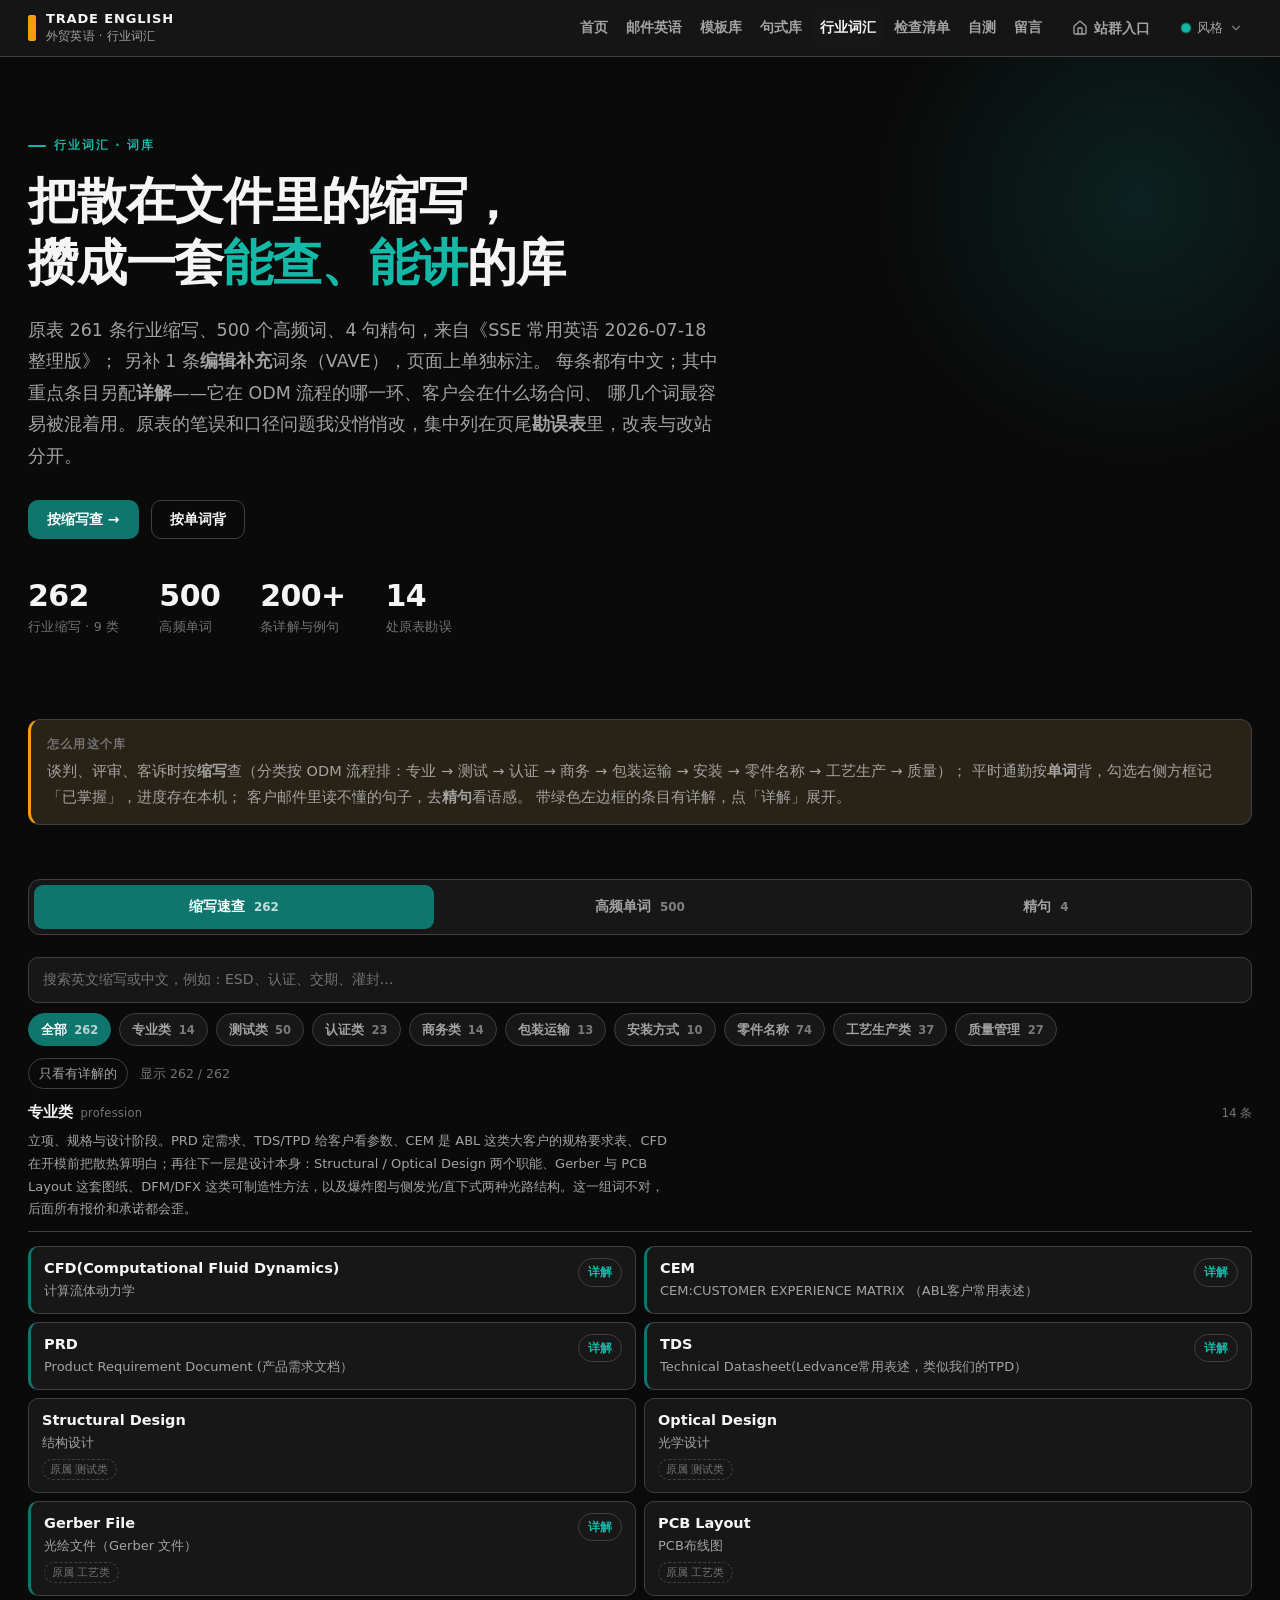
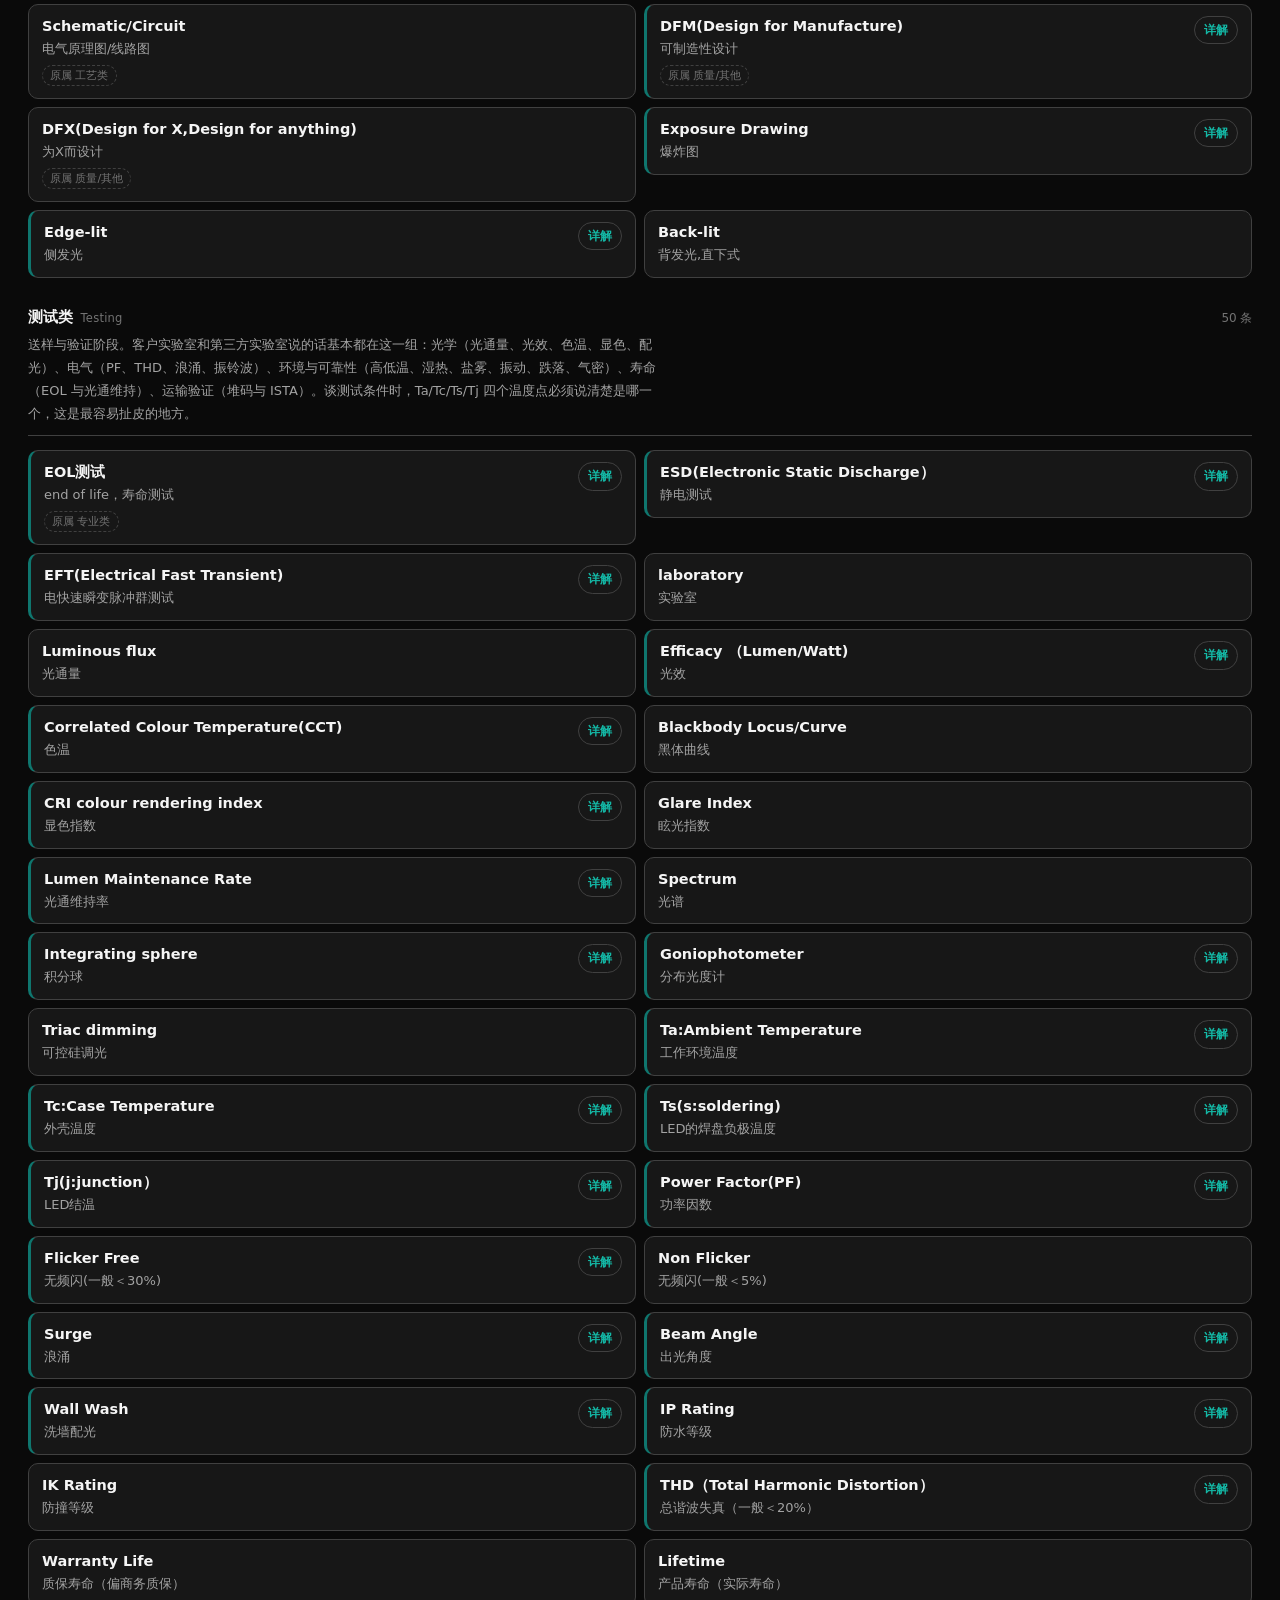
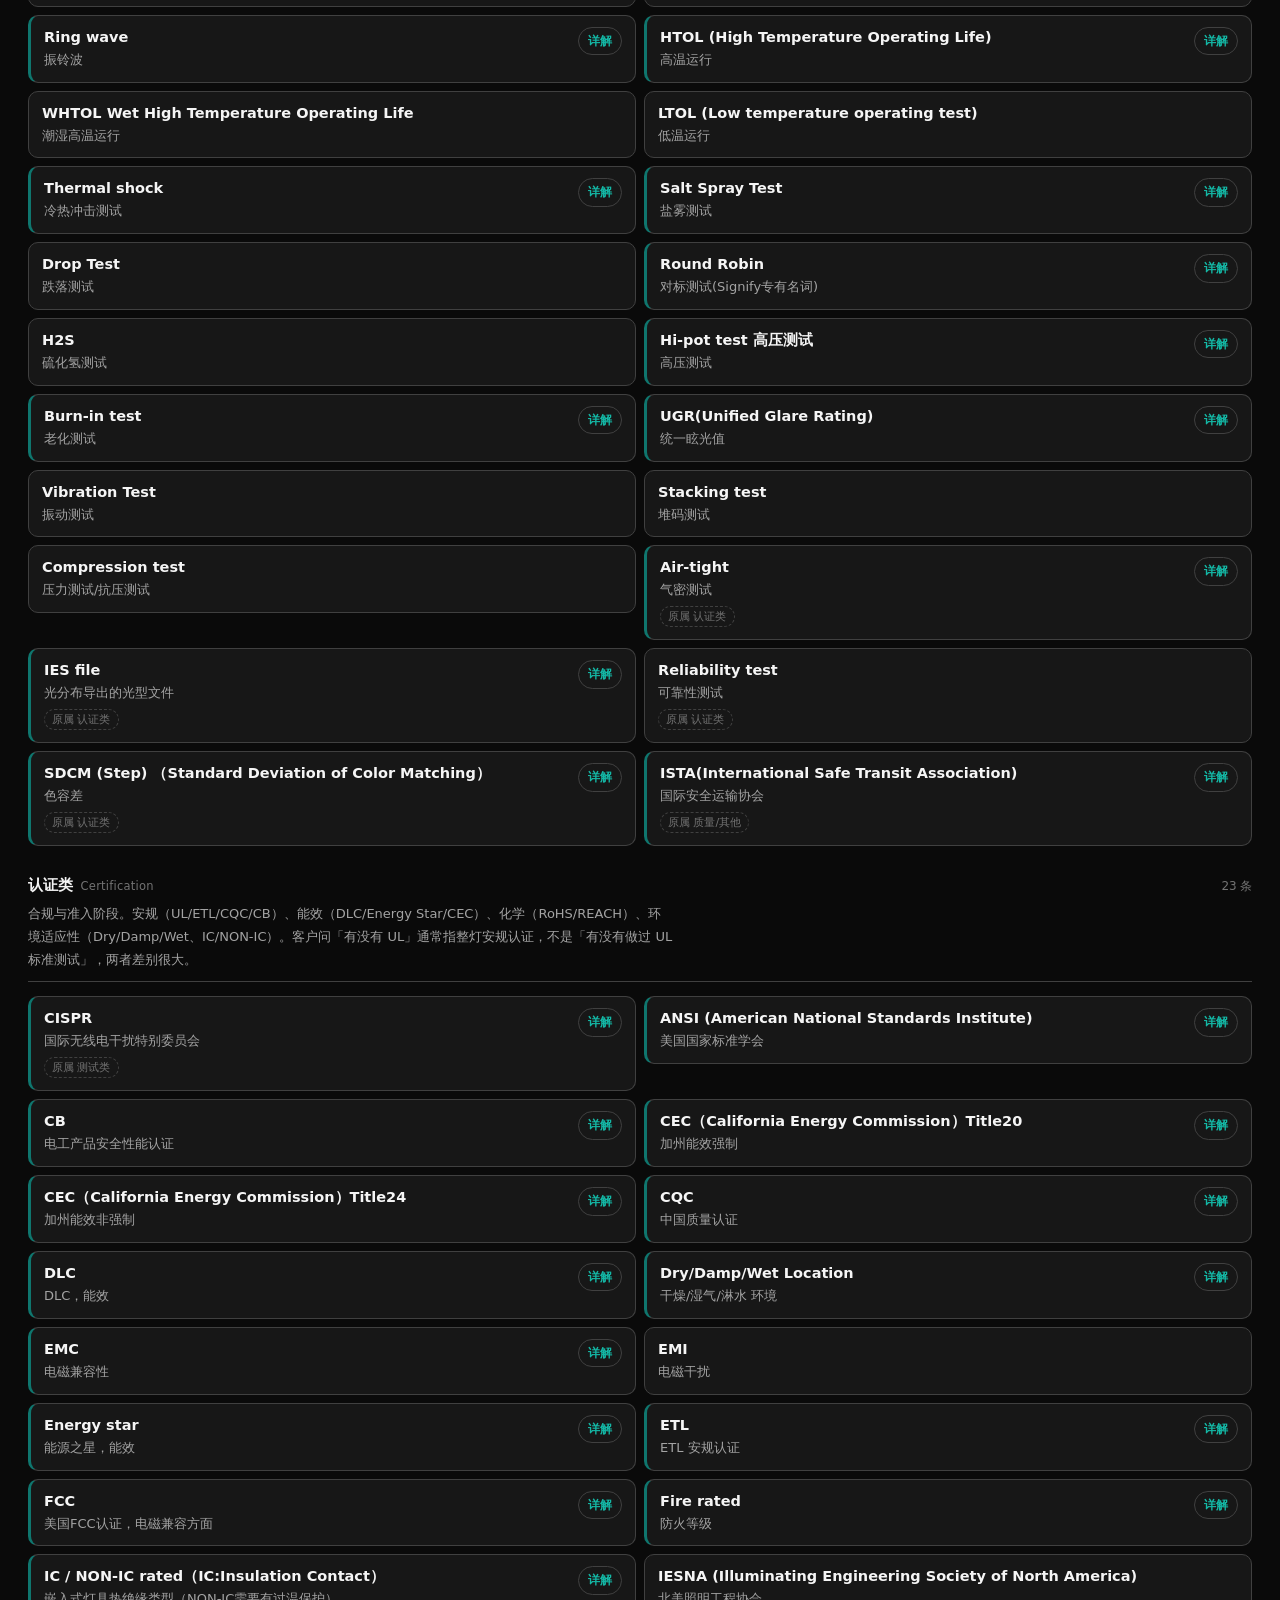
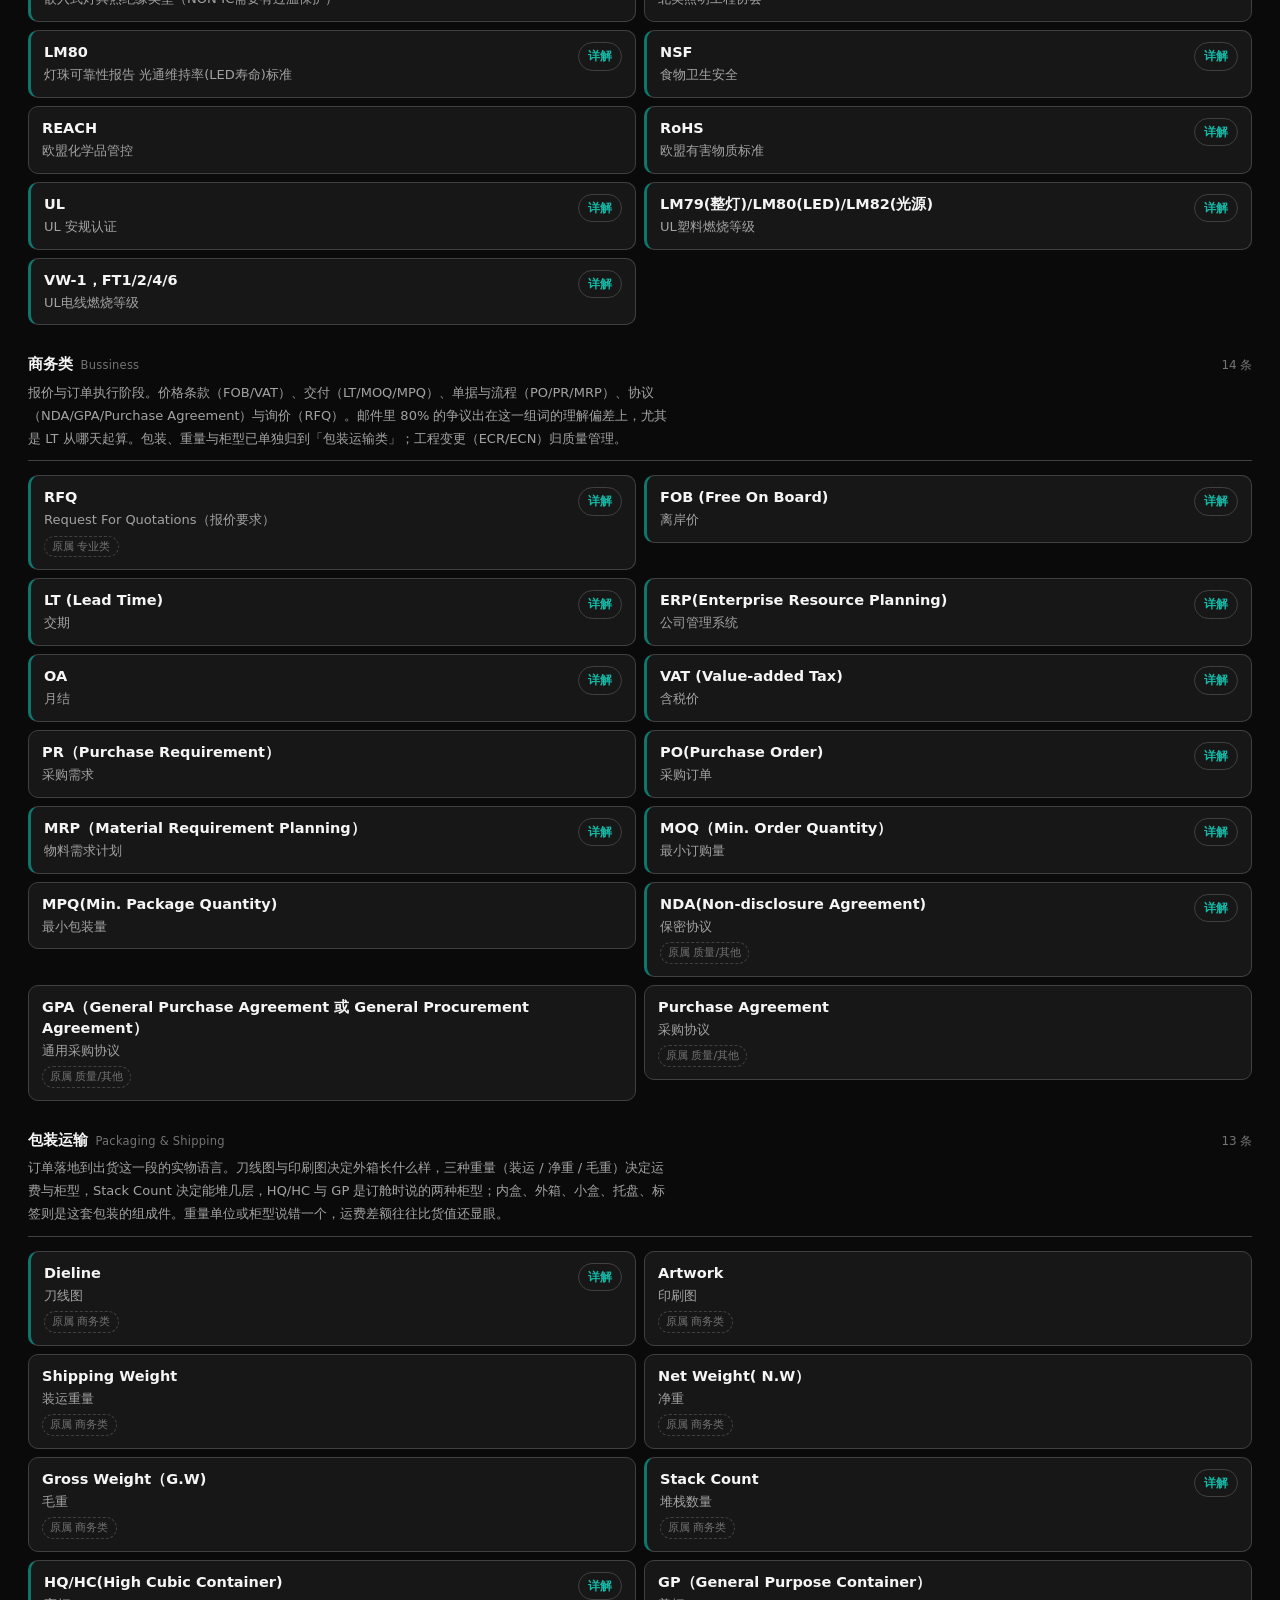
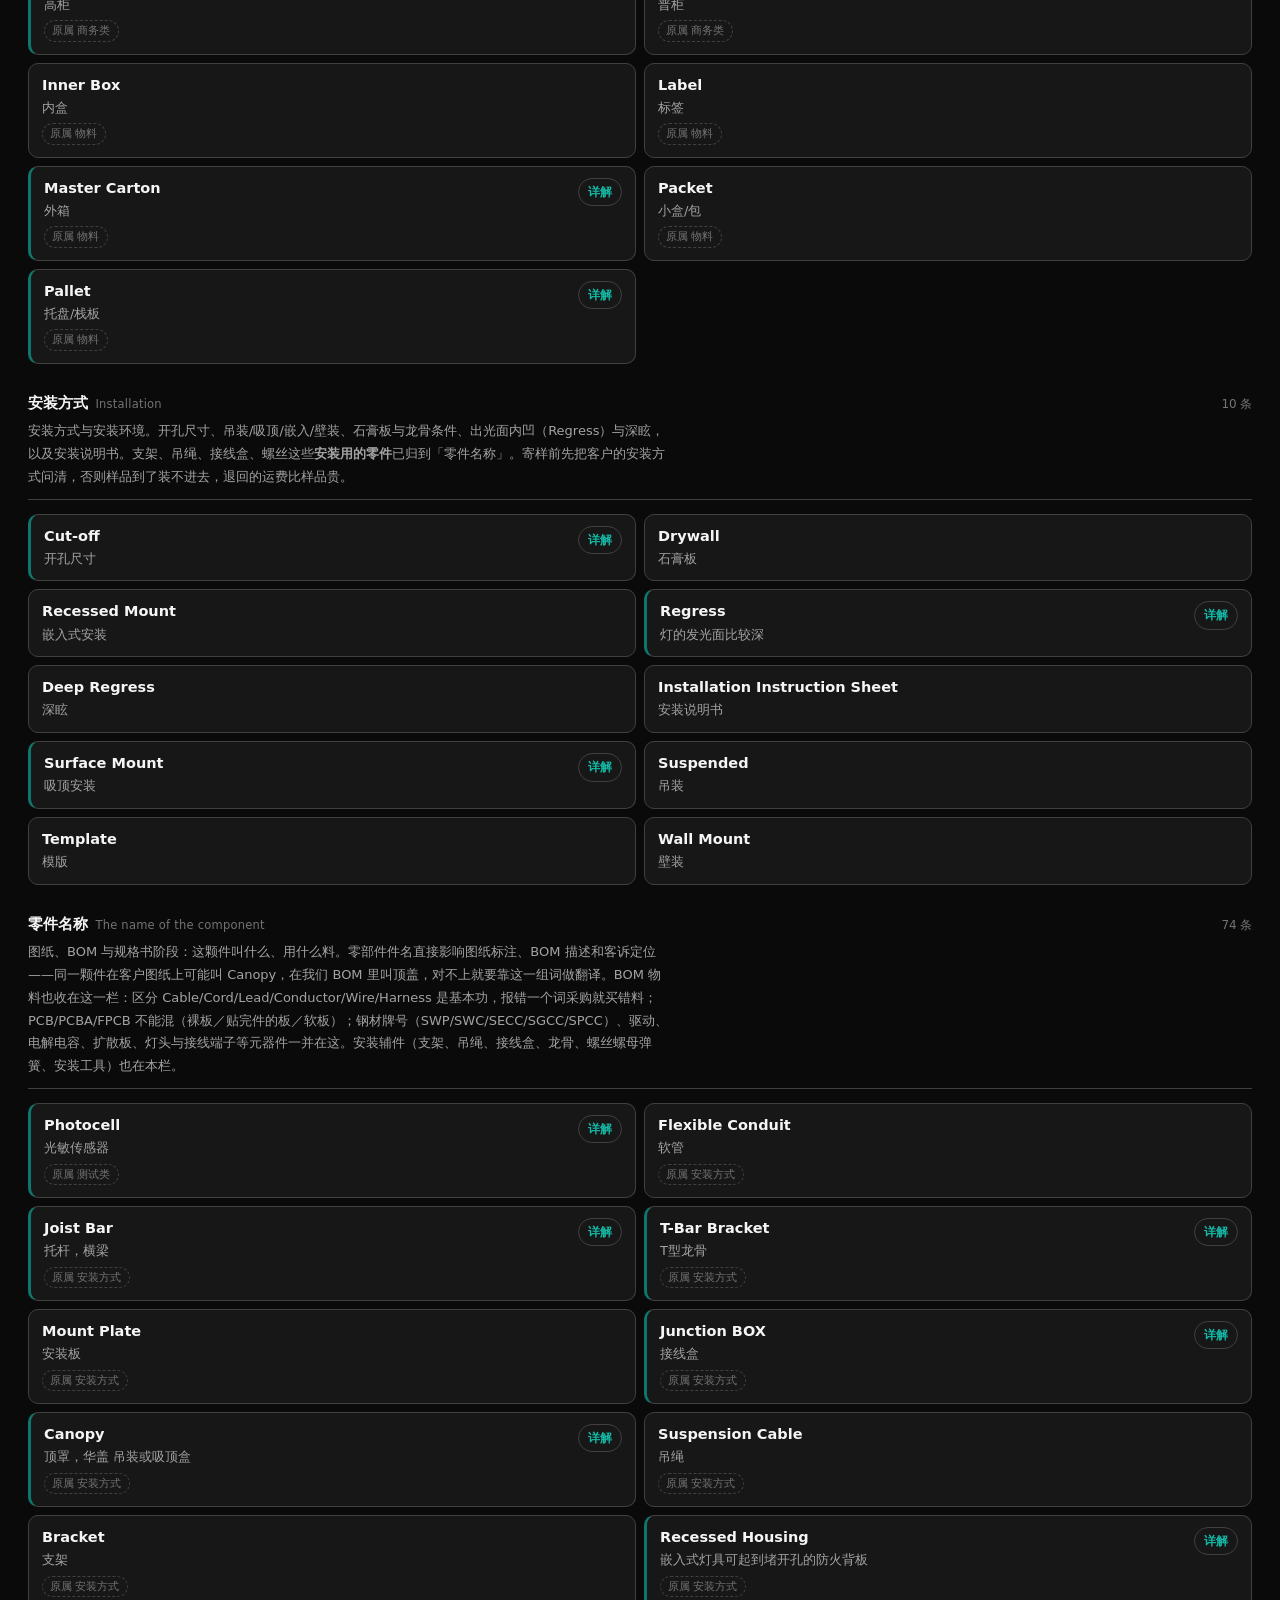
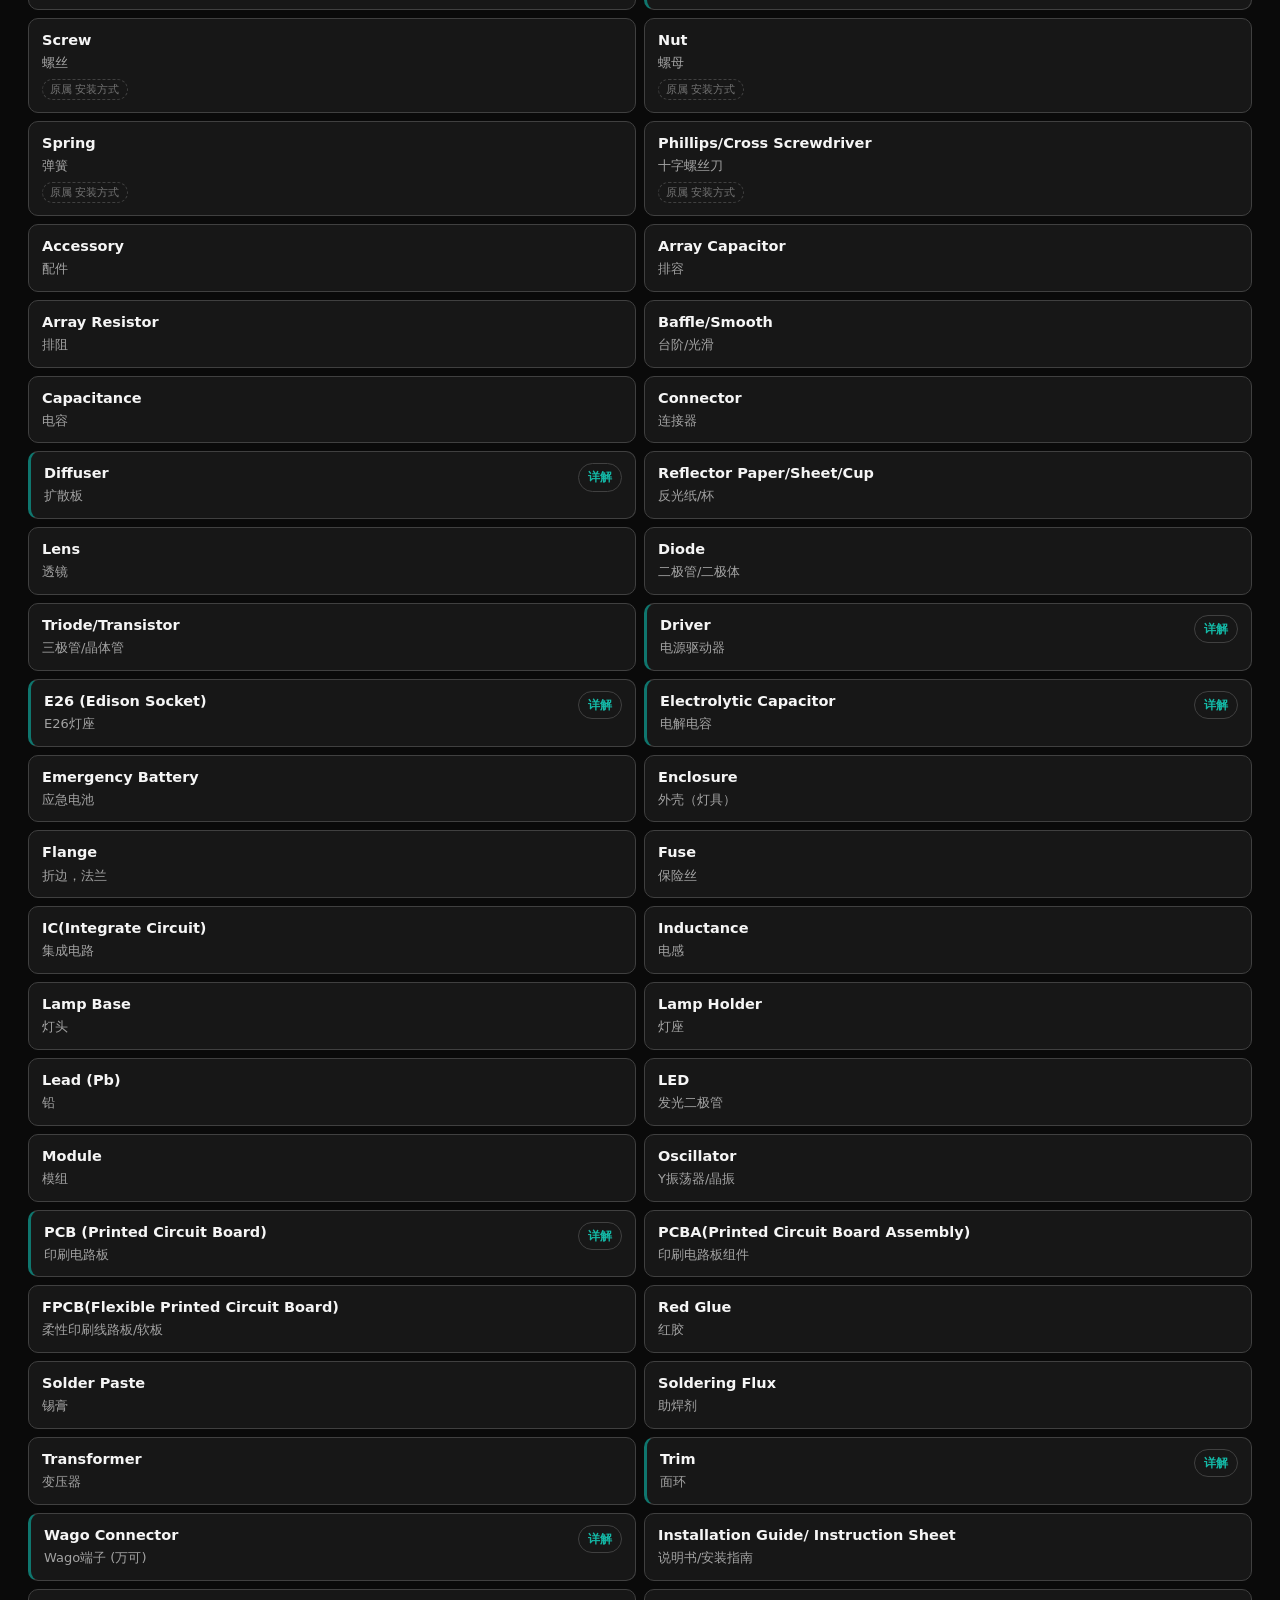
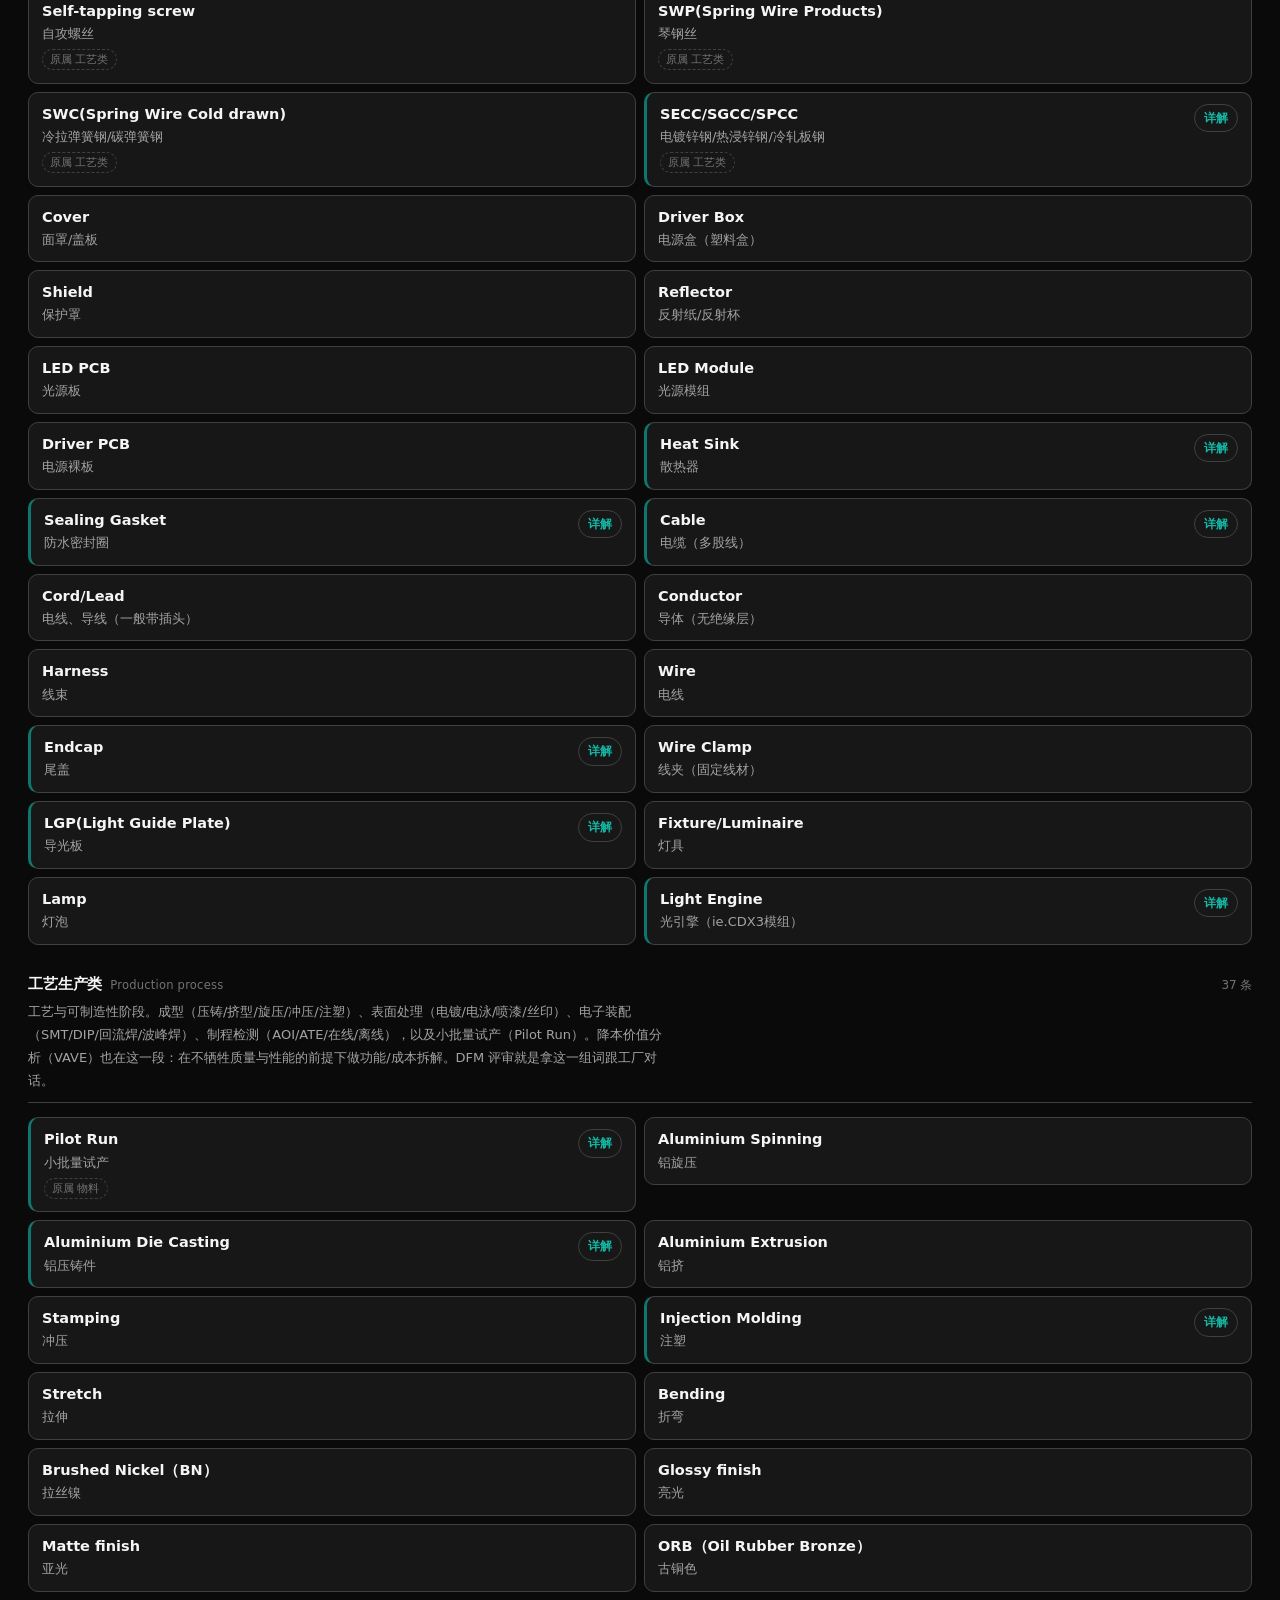
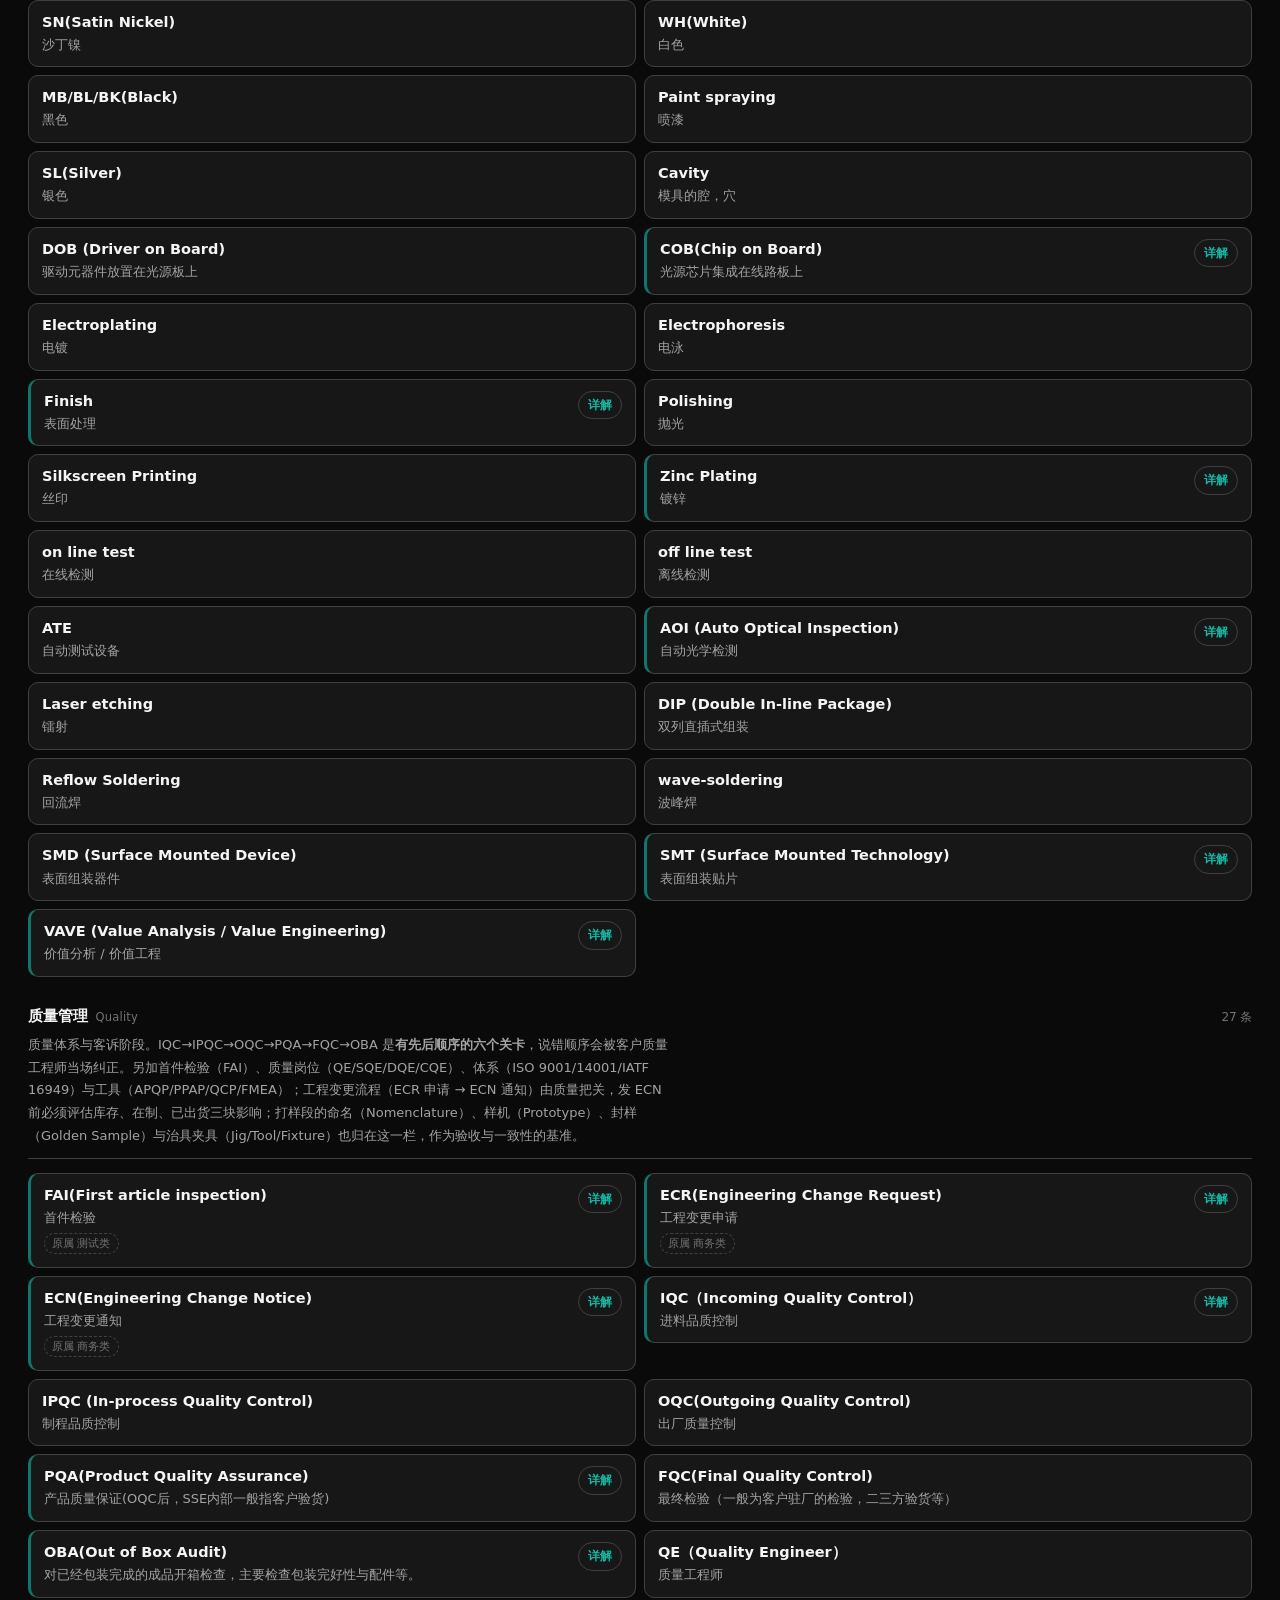
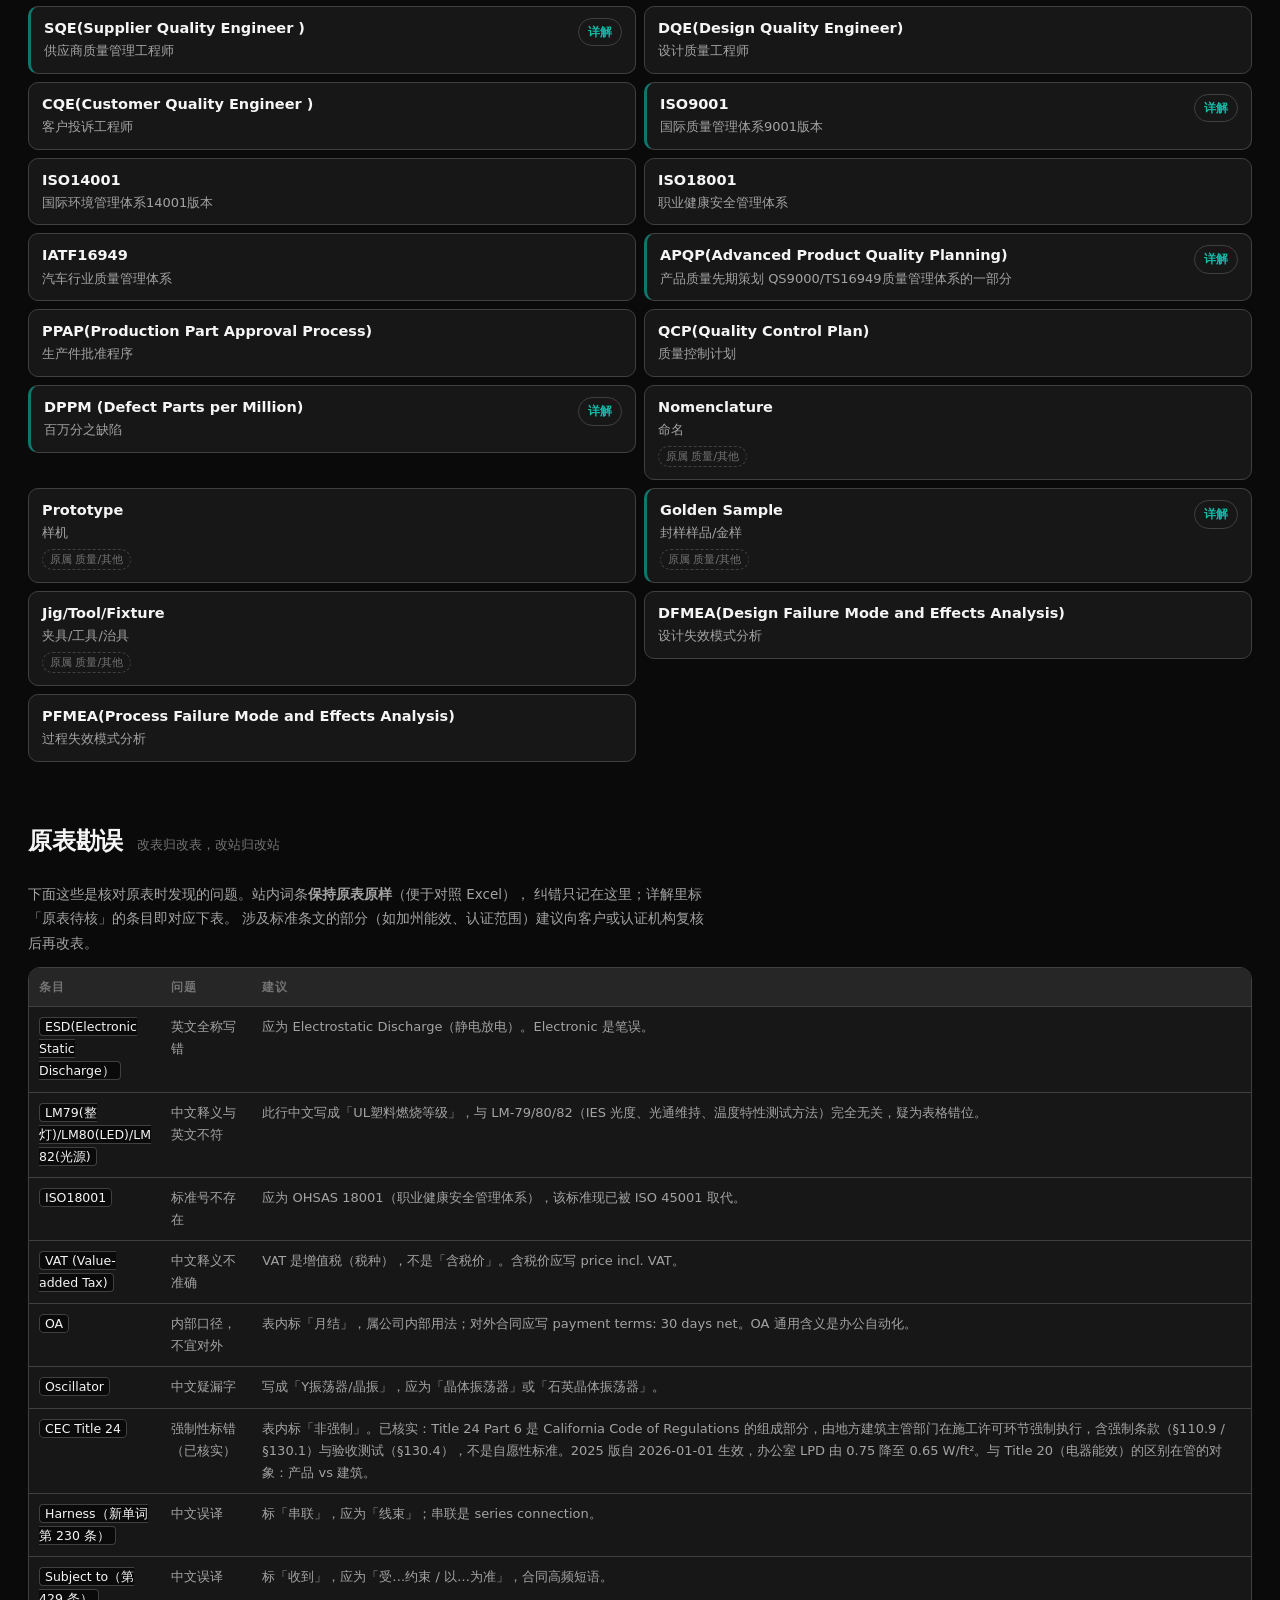
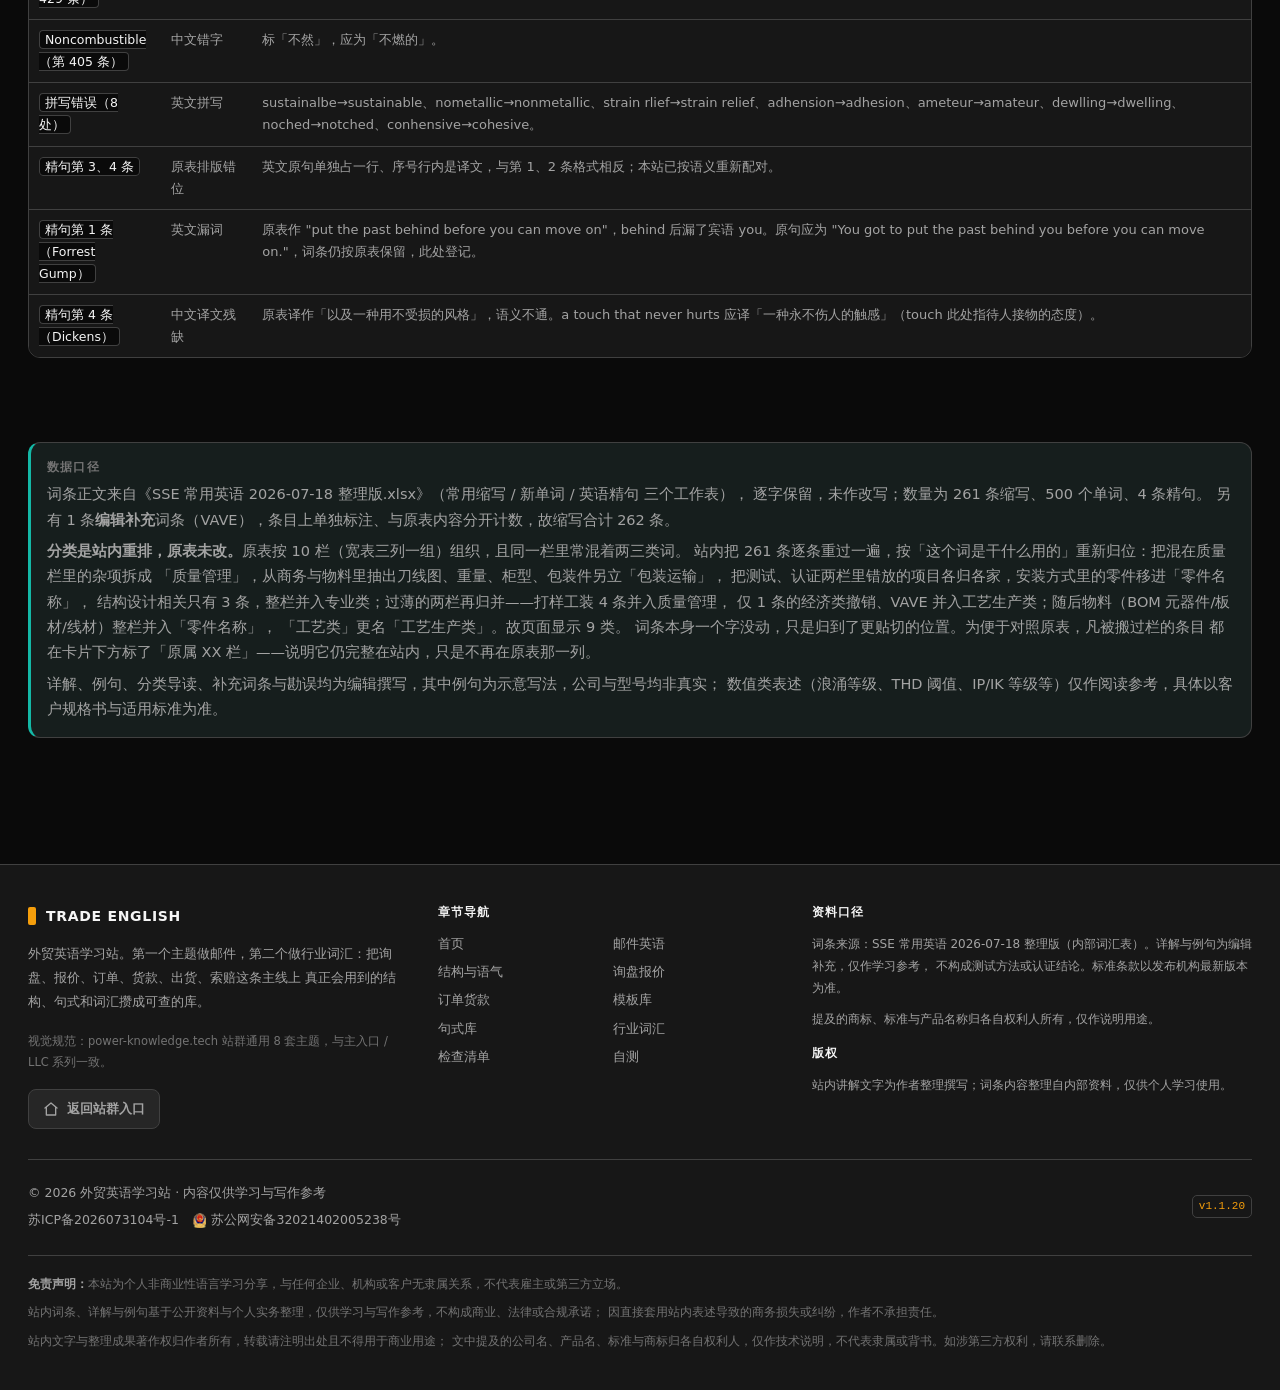
<file: glossary/index.html>
<!DOCTYPE html>
<html lang="zh-CN">
<head>
<meta charset="UTF-8" />
<meta name="viewport" content="width=device-width, initial-scale=1" />
<title>行业词汇库 · 照明与 LED 驱动 ODM 英语 | 外贸英语学习站</title>
<meta name="description" content="照明 / LED 驱动 ODM 行业英语词汇库：261 条原表缩写 + 1 条编辑补充，按专业、测试、认证、商务、包装运输、安装、零件名称、工艺生产、质量管理九类组织，另有 500 个高频词与精句分享。可搜索、可按字母查、可标记已掌握，重点条目附中文详解与例句。" />
<link rel="canonical" href="https://www.english.power-knowledge.tech/glossary/" />
<meta name="theme-color" content="#0a0a0a" />
<link rel="icon" href="data:image/svg+xml,<svg xmlns='http://www.w3.org/2000/svg' viewBox='0 0 32 32'><rect width='32' height='32' rx='7' fill='%230f766e'/><path d='M9 13v10M23 13v10M9 18h14' stroke='%23fff' stroke-width='2.4' stroke-linecap='round'/></svg>" />
<script>
  (function () {
    var IDS = ['dark-teal', 'blue', 'navy-tech', 'graphite', 'warm-paper', 'forest', 'indigo', 'sea-salt'];
    var BG = {
      'dark-teal': '#0a0a0a', blue: '#f6f7f9', 'navy-tech': '#0b1a2b', graphite: '#f2f3f5',
      'warm-paper': '#faf6ed', forest: '#0c1712', indigo: '#f6f5fc', 'sea-salt': '#eef7f7'
    };
    try {
      var q = new URLSearchParams(location.search).get('theme');
      var v = IDS.indexOf(q) >= 0 ? q : localStorage.getItem('pk-theme');
      if (IDS.indexOf(v) >= 0) {
        document.documentElement.dataset.theme = v;
        var m = document.querySelector('meta[name="theme-color"]');
        if (m && BG[v]) m.setAttribute('content', BG[v]);
      }
    } catch (e) {}
  })();
</script>
<link rel="stylesheet" href="/assets/css/theme-vars.css" />
<link rel="stylesheet" href="/assets/css/theme-switcher.css" />
<link rel="stylesheet" href="/assets/css/header.css" />
<link rel="stylesheet" href="/assets/css/footer.css" />
<link rel="stylesheet" href="/assets/css/site.css" />
<link rel="stylesheet" href="/assets/css/glossary.css" />
</head>
<body>
<a class="skip-link" href="#main">跳到正文</a>

<header class="topbar">
  <div class="bar">
    <a class="brand" href="/" aria-label="外贸英语学习站首页">
      <i class="mark" aria-hidden="true"></i>
      <span class="brand-text">
        <span class="brand-en">TRADE ENGLISH</span>
        <span class="brand-sub">外贸英语 · 行业词汇</span>
      </span>
    </a>
    <button class="nav-toggle" type="button" aria-expanded="false" aria-controls="navlinks">目录 ▾</button>
    <nav class="navlinks" id="navlinks" aria-label="主导航">
      <a href="/">首页</a>
      <a href="/email/" data-topic="email">邮件英语</a>
      <a href="/email/templates">模板库</a>
      <a href="/email/phrases">句式库</a>
      <a href="/glossary/" aria-current="page">行业词汇</a>
      <a href="/email/checklist">检查清单</a>
      <a href="/practice">自测</a>
    </nav>
<a class="group-entry" href="https://power-knowledge.tech/">
      <svg width="16" height="16" viewBox="0 0 24 24" fill="none" stroke="currentColor"
           stroke-width="2" stroke-linecap="round" stroke-linejoin="round" aria-hidden="true">
        <path d="M15 21v-8a1 1 0 0 0-1-1h-4a1 1 0 0 0-1 1v8"></path>
        <path d="M3 10a2 2 0 0 1 .709-1.528l7-5.999a2 2 0 0 1 2.582 0l7 5.999A2 2 0 0 1 21 10v9a2 2 0 0 1-2 2H5a2 2 0 0 1-2-2z"></path>
      </svg>
      站群入口
    </a>
    <div id="pk-theme-switcher"></div>
  </div>
</header>

<main id="main">
  <section class="hero">
    <div class="shell">
      <p class="eyebrow">行业词汇 · 词库</p>
      <h1>把散在文件里的缩写，<br />攒成一套<em>能查、能讲</em>的库</h1>
      <p class="lead">
        原表 261 条行业缩写、500 个高频词、4 句精句，来自《SSE 常用英语 2026-07-18 整理版》；
        另补 1 条<strong>编辑补充</strong>词条（VAVE），页面上单独标注。
        每条都有中文；其中重点条目另配<strong>详解</strong>——它在 ODM 流程的哪一环、客户会在什么场合问、
        哪几个词最容易被混着用。原表的笔误和口径问题我没悄悄改，集中列在页尾<strong>勘误表</strong>里，改表与改站分开。
      </p>
      <div class="hero-actions">
        <a class="btn" href="/glossary/abbr" data-view="abbr">按缩写查 →</a>
        <a class="btn btn--ghost" href="/glossary/words" data-view="words">按单词背</a>
      </div>
      <div class="stats">
        <div class="stat"><b id="stat-abbr">262</b><span id="stat-cats">行业缩写 · 9 类</span></div>
        <div class="stat"><b>500</b><span>高频单词</span></div>
        <div class="stat"><b>200+</b><span>条详解与例句</span></div>
        <div class="stat"><b id="stat-errata">14</b><span>处原表勘误</span></div>
      </div>
    </div>
  </section>

  <section class="section section--tight">
    <div class="shell">
      <div class="callout callout--tip">
        <span class="co-title">怎么用这个库</span>
        谈判、评审、客诉时按<strong>缩写</strong>查（分类按 ODM 流程排：专业 → 测试 → 认证 → 商务 → 包装运输 → 安装 → 零件名称 → 工艺生产 → 质量）；
        平时通勤按<strong>单词</strong>背，勾选右侧方框记「已掌握」，进度存在本机；
        客户邮件里读不懂的句子，去<strong>精句</strong>看语感。
        带绿色左边框的条目有详解，点「详解」展开。
      </div>
    </div>
  </section>

  <div class="shell" style="padding-bottom:72px">

    <div class="gx-tabs" role="tablist" aria-label="词汇视图">
      <button class="gx-tab" type="button" role="tab" data-view="abbr" aria-selected="true">缩写速查 <b id="tab-abbr-count">262</b></button>
      <button class="gx-tab" type="button" role="tab" data-view="words" aria-selected="false">高频单词 <b>500</b></button>
      <button class="gx-tab" type="button" role="tab" data-view="sentences" aria-selected="false">精句 <b>4</b></button>
    </div>

    <!-- ── 缩写 ─────────────────────────────────────────────── -->
    <section id="panel-abbr" role="tabpanel" aria-label="缩写速查">
      <div class="gx-toolbar">
        <input class="search-input" id="abbr-search" type="search"
               placeholder="搜索英文缩写或中文，例如：ESD、认证、交期、灌封…" autocomplete="off" />
        <div class="filters" id="abbr-chips"></div>
        <div class="gx-meta">
          <button class="gx-toggle-mini" type="button" id="abbr-only-note" aria-pressed="false">只看有详解的</button>
          <span id="abbr-count"></span>
        </div>
      </div>
      <div id="abbr-list"></div>
      <div class="gx-empty" id="abbr-empty" hidden>没有匹配的条目。换个词试试，或者点「全部」。</div>
    </section>

    <!-- ── 单词 ─────────────────────────────────────────────── -->
    <section id="panel-words" role="tabpanel" aria-label="高频单词" hidden>
      <div class="gx-toolbar">
        <input class="search-input" id="word-search" type="search"
               placeholder="搜索英文或中文，例如：emissivity、光通量、扰动…" autocomplete="off" />
        <div class="gx-letters" id="word-cats"></div>
        <div class="gx-letters" id="word-letters"></div>
        <div class="gx-progress">
          <div class="track"><div class="bar" id="word-progress-bar"></div></div>
          <div class="txt" id="word-progress-text"></div>
        </div>
        <div class="gx-meta">
          <button class="gx-toggle-mini" type="button" id="word-hide-done" aria-pressed="false">隐藏已掌握</button>
          <span id="word-count"></span>
        </div>
      </div>
      <div class="gx-grid" id="word-list"></div>
      <div class="gx-empty" id="word-empty" hidden>没有匹配的单词。清空搜索框或点「全部」字母。</div>
    </section>

    <!-- ── 精句 ─────────────────────────────────────────────── -->
    <section id="panel-sentences" role="tabpanel" aria-label="精句" hidden>
      <div id="quote-list"></div>
    </section>

    <!-- ── 勘误 ─────────────────────────────────────────────── -->
    <section class="section--tight" id="errata" style="padding-top:34px">
      <div class="section-head">
        <h2>原表勘误</h2>
        <span class="hint">改表归改表，改站归改站</span>
      </div>
      <p style="font-size:13.5px;line-height:1.8;color:var(--color-text-secondary);max-width:80ch;margin:0 0 12px">
        下面这些是核对原表时发现的问题。站内词条<strong>保持原表原样</strong>（便于对照 Excel），
        纠错只记在这里；详解里标「原表待核」的条目即对应下表。
        涉及标准条文的部分（如加州能效、认证范围）建议向客户或认证机构复核后再改表。
      </p>
      <div class="table-wrap">
        <table class="gx-errata">
          <thead>
            <tr><th>条目</th><th>问题</th><th>建议</th></tr>
          </thead>
          <tbody id="errata-body"></tbody>
        </table>
      </div>
    </section>

    <!-- ── 口径 ─────────────────────────────────────────────── -->
    <section class="section--tight" style="padding-top:30px">
      <div class="callout">
        <span class="co-title">数据口径</span>
        <p style="margin:0 0 6px">
          词条正文来自《SSE 常用英语 2026-07-18 整理版.xlsx》（常用缩写 / 新单词 / 英语精句 三个工作表），
          逐字保留，未作改写；数量为 261 条缩写、500 个单词、4 条精句。
          另有 1 条<strong>编辑补充</strong>词条（VAVE），条目上单独标注、与原表内容分开计数，故缩写合计 262 条。
        </p>
        <p style="margin:0 0 6px">
          <strong>分类是站内重排，原表未改。</strong>原表按 10 栏（宽表三列一组）组织，且同一栏里常混着两三类词。
          站内把 261 条逐条重过一遍，按「这个词是干什么用的」重新归位：把混在质量栏里的杂项拆成
          「质量管理」，从商务与物料里抽出刀线图、重量、柜型、包装件另立「包装运输」，
          把测试、认证两栏里错放的项目各归各家，安装方式里的零件移进「零件名称」，
          结构设计相关只有 3 条，整栏并入专业类；过薄的两栏再归并——打样工装 4 条并入质量管理，
          仅 1 条的经济类撤销、VAVE 并入工艺生产类；随后物料（BOM 元器件/板材/线材）整栏并入「零件名称」，
          「工艺类」更名「工艺生产类」。故页面显示 9 类。
          词条本身一个字没动，只是归到了更贴切的位置。为便于对照原表，凡被搬过栏的条目
          都在卡片下方标了「原属 XX 栏」——说明它仍完整在站内，只是不再在原表那一列。
        </p>
        <p style="margin:0">
          详解、例句、分类导读、补充词条与勘误均为编辑撰写，其中例句为示意写法，公司与型号均非真实；
          数值类表述（浪涌等级、THD 阈值、IP/IK 等级等）仅作阅读参考，具体以客户规格书与适用标准为准。
        </p>
      </div>
    </section>
  </div>
</main>

<footer>
  <div class="foot-wrap">
    <div class="foot-grid">
      <div class="foot-col">
        <div class="foot-brand">
          <i class="mark" aria-hidden="true"></i>
          <b>TRADE ENGLISH</b>
        </div>
        <p class="foot-desc">
          外贸英语学习站。第一个主题做邮件，第二个做行业词汇：把询盘、报价、订单、货款、出货、索赔这条主线上
          真正会用到的结构、句式和词汇攒成可查的库。
        </p>
        <p class="foot-note foot-note-tight">
          视觉规范：power-knowledge.tech 站群通用 8 套主题，与主入口 / LLC 系列一致。
        </p>
        <a class="foot-back" href="https://power-knowledge.tech/">
          <svg width="16" height="16" viewBox="0 0 24 24" fill="none" stroke="currentColor"
               stroke-width="2" stroke-linecap="round" stroke-linejoin="round" aria-hidden="true">
            <path d="M3 10.5 12 3l9 7.5"></path>
            <path d="M5 9.5V21h14V9.5"></path>
          </svg>
          返回站群入口
        </a>
      </div>

      <div class="foot-col">
        <h4>章节导航</h4>
        <div class="foot-links">
          <a href="/">首页</a>
          <a href="/email/">邮件英语</a>
          <a href="/email/structure">结构与语气</a>
          <a href="/email/negotiation">询盘报价</a>
          <a href="/email/operations">订单货款</a>
          <a href="/email/templates">模板库</a>
          <a href="/email/phrases">句式库</a>
          <a href="/glossary/">行业词汇</a>
          <a href="/email/checklist">检查清单</a>
          <a href="/practice">自测</a>
        </div>
      </div>

      <div class="foot-col">
        <h4>资料口径</h4>
        <p class="foot-note">
          词条来源：SSE 常用英语 2026-07-18 整理版（内部词汇表）。详解与例句为编辑补充，仅作学习参考，
          不构成测试方法或认证结论。标准条款以发布机构最新版本为准。
        </p>
        <p class="foot-note">
          提及的商标、标准与产品名称归各自权利人所有，仅作说明用途。
        </p>
        <h4 class="foot-h-gap">版权</h4>
        <p class="foot-note">
          站内讲解文字为作者整理撰写；词条内容整理自内部资料，仅供个人学习使用。
        </p>
      </div>
    </div>

    <div class="foot-legal">
      <div>
        <p class="foot-copy">© 2026 外贸英语学习站 · 内容仅供学习与写作参考</p>
        <div class="foot-beian">
          <a href="https://beian.miit.gov.cn/" target="_blank" rel="noopener noreferrer">苏ICP备2026073104号-1</a>
          <a href="https://beian.mps.gov.cn/#/query/webSearch?code=32021402005238"
             target="_blank" rel="noreferrer">
            <img src="/beian.png" alt="" />苏公网安备32021402005238号
          </a>
        </div>
      </div>
      <div class="foot-legal-right">
        <span class="app-version">v1.1.20</span>
      </div>
    </div>

    <div class="foot-disclaimer">
      <p>
        <b>免责声明：</b>本站为个人非商业性语言学习分享，与任何企业、机构或客户无隶属关系，不代表雇主或第三方立场。
      </p>
      <p>
        站内词条、详解与例句基于公开资料与个人实务整理，仅供学习与写作参考，不构成商业、法律或合规承诺；
        因直接套用站内表述导致的商务损失或纠纷，作者不承担责任。
      </p>
      <p>
        站内文字与整理成果著作权归作者所有，转载请注明出处且不得用于商业用途；
        文中提及的公司名、产品名、标准与商标归各自权利人，仅作技术说明，不代表隶属或背书。如涉第三方权利，请联系删除。
      </p>
    </div>
  </div>
</footer>

<script src="/assets/js/theme.js" defer></script>
<script src="/assets/js/site.js" defer></script>
<script src="/assets/js/glossary-data.js" defer></script>
<script src="/assets/js/glossary-notes.js" defer></script>
<script src="/assets/js/glossary.js" defer></script>
</body>
</html>
</file>
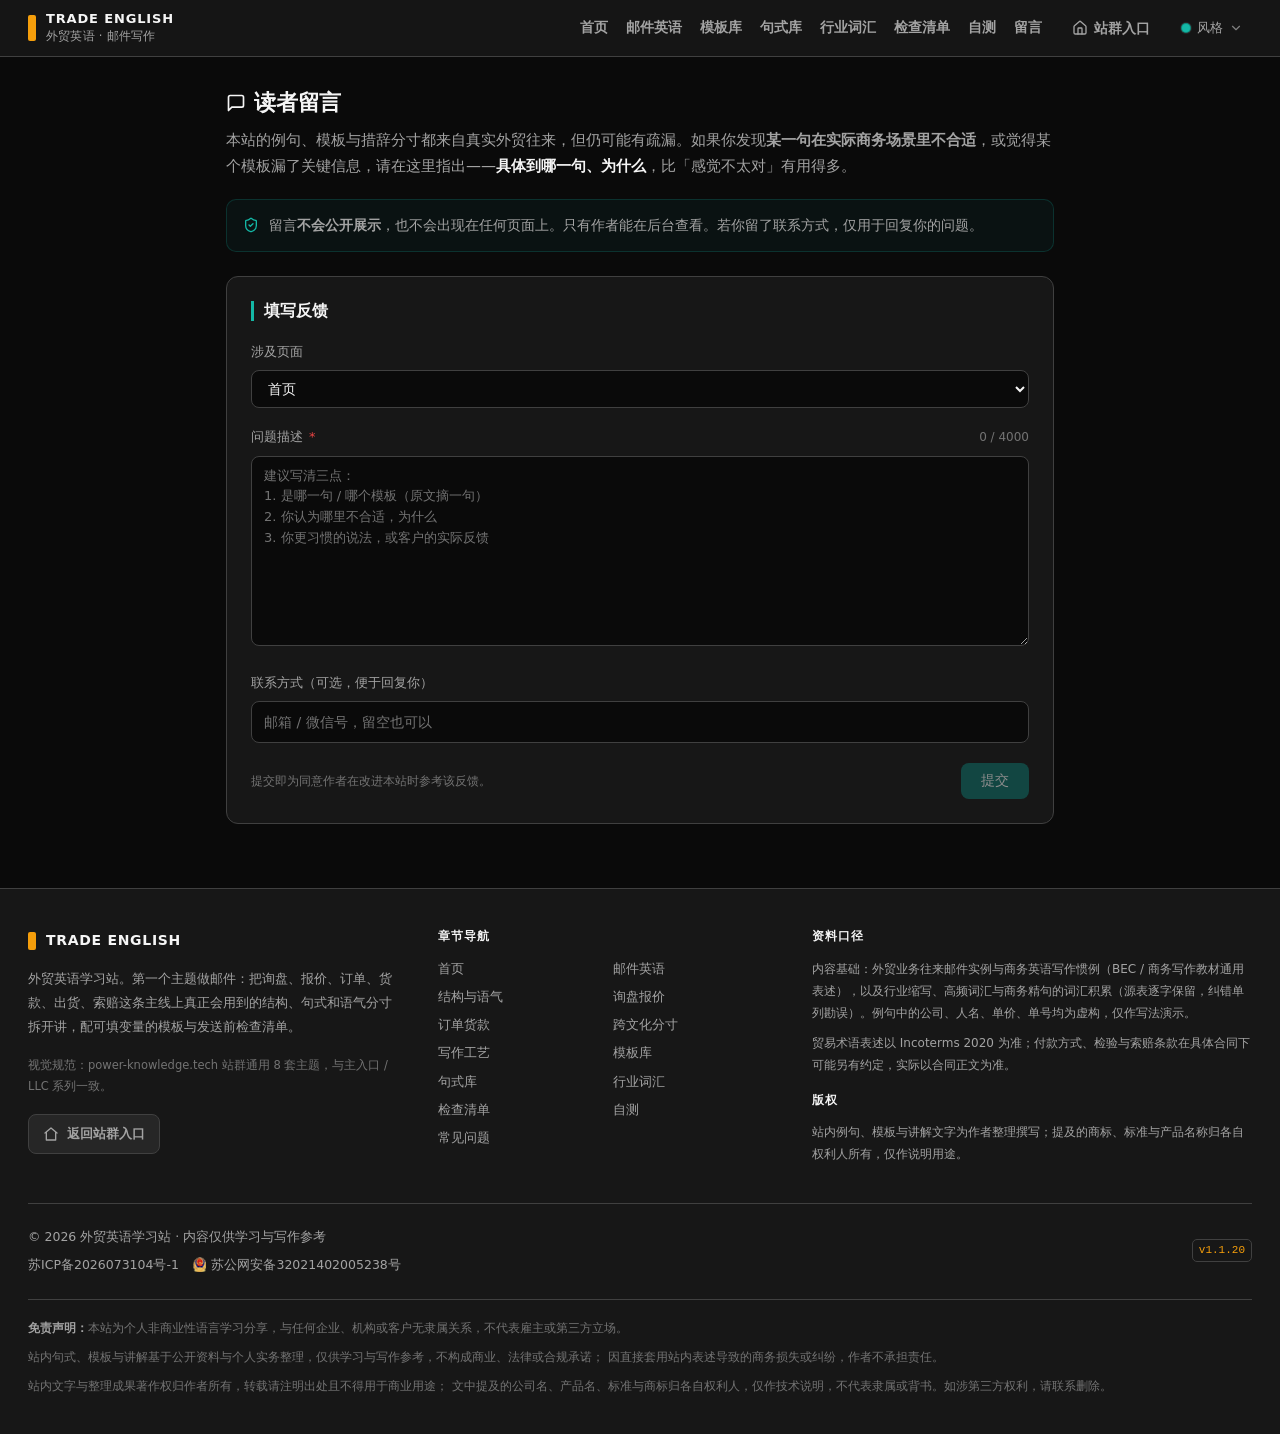
<file: feedback.html>
<!DOCTYPE html>
<html lang="zh-CN">
<head>
<meta charset="UTF-8" />
<meta name="viewport" content="width=device-width, initial-scale=1" />
<title>读者留言 · 外贸英语学习站</title>
<meta name="description" content="外贸英语学习站的读者留言页：指出例句、模板或措辞上的问题，帮助作者改进。" />
<link rel="canonical" href="https://www.english.power-knowledge.tech/feedback" />
<meta name="theme-color" content="#0a0a0a" />
<link rel="icon" href="data:image/svg+xml,<svg xmlns='http://www.w3.org/2000/svg' viewBox='0 0 32 32'><rect width='32' height='32' rx='7' fill='%230f766e'/><path d='M9 13v10M23 13v10M9 18h14' stroke='%23fff' stroke-width='2.4' stroke-linecap='round'/></svg>" />
<script>
  (function () {
    var IDS = ['dark-teal', 'blue', 'navy-tech', 'graphite', 'warm-paper', 'forest', 'indigo', 'sea-salt'];
    var BG = {
      'dark-teal': '#0a0a0a', blue: '#f6f7f9', 'navy-tech': '#0b1a2b', graphite: '#f2f3f5',
      'warm-paper': '#faf6ed', forest: '#0c1712', indigo: '#f6f5fc', 'sea-salt': '#eef7f7'
    };
    try {
      var q = new URLSearchParams(location.search).get('theme');
      var v = IDS.indexOf(q) >= 0 ? q : localStorage.getItem('pk-theme');
      if (IDS.indexOf(v) >= 0) {
        document.documentElement.dataset.theme = v;
        var m = document.querySelector('meta[name="theme-color"]');
        if (m && BG[v]) m.setAttribute('content', BG[v]);
      }
    } catch (e) {}
  })();
</script>
<link rel="stylesheet" href="/assets/css/theme-vars.css" />
<link rel="stylesheet" href="/assets/css/theme-switcher.css" />
<link rel="stylesheet" href="/assets/css/header.css" />
<link rel="stylesheet" href="/assets/css/footer.css" />
<link rel="stylesheet" href="/assets/css/site.css" />
  <link rel="stylesheet" href="/assets/css/feedback.css">
</head>
<body>
<a class="skip-link" href="#main">跳到正文</a>

<header class="topbar">
  <div class="bar">
    <a class="brand" href="/" aria-label="外贸英语学习站首页">
      <i class="mark" aria-hidden="true"></i>
      <span class="brand-text">
        <span class="brand-en">TRADE ENGLISH</span>
        <span class="brand-sub">外贸英语 · 邮件写作</span>
      </span>
    </a>
    <button class="nav-toggle" type="button" aria-expanded="false" aria-controls="navlinks">目录 ▾</button>
    <nav class="navlinks" id="navlinks" aria-label="主导航">
      <a href="/">首页</a>
      <a href="/email/" data-topic="email">邮件英语</a>
      <a href="/email/templates">模板库</a>
      <a href="/email/phrases">句式库</a>
      <a href="/glossary/">行业词汇</a>
      <a href="/email/checklist">检查清单</a>
      <a href="/practice">自测</a>
    </nav>
<a class="group-entry" href="https://power-knowledge.tech/">
      <svg width="16" height="16" viewBox="0 0 24 24" fill="none" stroke="currentColor"
           stroke-width="2" stroke-linecap="round" stroke-linejoin="round" aria-hidden="true">
        <path d="M15 21v-8a1 1 0 0 0-1-1h-4a1 1 0 0 0-1 1v8"></path>
        <path d="M3 10a2 2 0 0 1 .709-1.528l7-5.999a2 2 0 0 1 2.582 0l7 5.999A2 2 0 0 1 21 10v9a2 2 0 0 1-2 2H5a2 2 0 0 1-2-2z"></path>
      </svg>
      站群入口
    </a>
    <div id="pk-theme-switcher"></div>
  </div>
</header>

<main id="main">
<div class="fb-wrap">
  <div class="fb-head">
    <h1>
      <svg width="20" height="20" viewBox="0 0 24 24" fill="none" stroke="currentColor"
           stroke-width="2" stroke-linecap="round" stroke-linejoin="round" aria-hidden="true">
        <path d="M21 15a2 2 0 0 1-2 2H7l-4 4V5a2 2 0 0 1 2-2h14a2 2 0 0 1 2 2z"></path>
      </svg>
      读者留言
    </h1>
    <p>本站的例句、模板与措辞分寸都来自真实外贸往来，但仍可能有疏漏。如果你发现<b>某一句在实际商务场景里不合适</b>，或觉得某个模板漏了关键信息，请在这里指出——<strong>具体到哪一句、为什么</strong>，比「感觉不太对」有用得多。</p>
  </div>

  <div class="fb-tip">
    <svg width="16" height="16" viewBox="0 0 24 24" fill="none" stroke="currentColor"
         stroke-width="2" stroke-linecap="round" stroke-linejoin="round" aria-hidden="true">
      <path d="M20 13c0 5-3.5 7.5-7.66 8.95a1 1 0 0 1-.67-.01C7.5 20.5 4 18 4 13V6a1 1 0 0 1 1-1c2 0 4.5-1.2 6.24-2.72a1.17 1.17 0 0 1 1.52 0C14.51 3.81 17 5 19 5a1 1 0 0 1 1 1z"></path>
      <path d="m9 12 2 2 4-4"></path>
    </svg>
    <span>留言<strong>不会公开展示</strong>，也不会出现在任何页面上。只有作者能在后台查看。若你留了联系方式，仅用于回复你的问题。</span>
  </div>

  <div class="fb-card">
    <h2>填写反馈</h2>
    <div id="fb-alert" class="fb-alert" hidden></div>
    <form id="fb-form" novalidate>
      <label class="fb-field">
        <span>涉及页面</span>
        <select id="fb-page" class="fb-select">
          <option value="首页">首页</option>
          <option value="邮件英语">邮件英语</option>
          <option value="模板库">模板库</option>
          <option value="句式库">句式库</option>
          <option value="行业词汇">行业词汇</option>
          <option value="检查清单">检查清单</option>
          <option value="自测">自测</option>
          <option value="其他">其他 / 说不好</option>
        </select>
      </label>

      <label class="fb-field">
        <span>问题描述 <em>*</em><span class="fb-count" id="fb-count">0 / 4000</span></span>
        <textarea id="fb-content" class="fb-textarea" maxlength="4000"
          placeholder="建议写清三点：&#10;1. 是哪一句 / 哪个模板（原文摘一句）&#10;2. 你认为哪里不合适，为什么&#10;3. 你更习惯的说法，或客户的实际反馈"></textarea>
      </label>

      <label class="fb-field">
        <span>联系方式（可选，便于回复你）</span>
        <input id="fb-contact" class="fb-input" type="text" maxlength="120"
               autocomplete="off" placeholder="邮箱 / 微信号，留空也可以">
      </label>

      <!-- 蜜罐：正常用户看不见，机器人会填 -->
      <input id="fb-website" type="text" tabindex="-1" autocomplete="off"
             style="position:absolute;left:-9999px;width:1px;height:1px;opacity:0" aria-hidden="true">

      <div class="fb-actions">
        <span class="fb-note">提交即为同意作者在改进本站时参考该反馈。</span>
        <button type="submit" id="fb-submit" class="fb-submit" disabled>提交</button>
      </div>
    </form>
  </div>
</div>
</main>

<footer>
  <div class="foot-wrap">
    <div class="foot-grid">
      <div class="foot-col">
        <div class="foot-brand">
          <i class="mark" aria-hidden="true"></i>
          <b>TRADE ENGLISH</b>
        </div>
        <p class="foot-desc">
          外贸英语学习站。第一个主题做邮件：把询盘、报价、订单、货款、出货、索赔这条主线上真正会用到的结构、句式和语气分寸拆开讲，配可填变量的模板与发送前检查清单。
        </p>
        <p class="foot-note foot-note-tight">
          视觉规范：power-knowledge.tech 站群通用 8 套主题，与主入口 / LLC 系列一致。
        </p>
        <a class="foot-back" href="https://power-knowledge.tech/">
          <svg width="16" height="16" viewBox="0 0 24 24" fill="none" stroke="currentColor"
               stroke-width="2" stroke-linecap="round" stroke-linejoin="round" aria-hidden="true">
            <path d="M3 10.5 12 3l9 7.5"></path>
            <path d="M5 9.5V21h14V9.5"></path>
          </svg>
          返回站群入口
        </a>
      </div>

      <div class="foot-col">
        <h4>章节导航</h4>
        <div class="foot-links">
          <a href="/">首页</a>
          <a href="/email/">邮件英语</a>
          <a href="/email/structure">结构与语气</a>
          <a href="/email/negotiation">询盘报价</a>
          <a href="/email/operations">订单货款</a>
          <a href="/email/culture">跨文化分寸</a>
          <a href="/email/craft">写作工艺</a>
          <a href="/email/templates">模板库</a>
          <a href="/email/phrases">句式库</a>
          <a href="/glossary/">行业词汇</a>
          <a href="/email/checklist">检查清单</a>
          <a href="/practice">自测</a>
          <a href="/email/#faq">常见问题</a>
        </div>
      </div>

      <div class="foot-col">
        <h4>资料口径</h4>
        <p class="foot-note">
          内容基础：外贸业务往来邮件实例与商务英语写作惯例（BEC / 商务写作教材通用表述），以及行业缩写、高频词汇与商务精句的词汇积累（源表逐字保留，纠错单列勘误）。例句中的公司、人名、单价、单号均为虚构，仅作写法演示。
        </p>
        <p class="foot-note">
          贸易术语表述以 Incoterms 2020 为准；付款方式、检验与索赔条款在具体合同下可能另有约定，实际以合同正文为准。
        </p>
        <h4 class="foot-h-gap">版权</h4>
        <p class="foot-note">
          站内例句、模板与讲解文字为作者整理撰写；提及的商标、标准与产品名称归各自权利人所有，仅作说明用途。
        </p>
      </div>
    </div>

    <div class="foot-legal">
      <div>
        <p class="foot-copy">© 2026 外贸英语学习站 · 内容仅供学习与写作参考</p>
        <div class="foot-beian">
          <a href="https://beian.miit.gov.cn/" target="_blank" rel="noopener noreferrer">苏ICP备2026073104号-1</a>
          <a href="https://beian.mps.gov.cn/#/query/webSearch?code=32021402005238"
             target="_blank" rel="noreferrer">
            <img src="/beian.png" alt="" />苏公网安备32021402005238号
          </a>
        </div>
      </div>
      <div class="foot-legal-right">
        <span class="app-version">v1.1.20</span>
      </div>
    </div>

    <div class="foot-disclaimer">
      <p>
        <b>免责声明：</b>本站为个人非商业性语言学习分享，与任何企业、机构或客户无隶属关系，不代表雇主或第三方立场。
      </p>
      <p>
        站内句式、模板与讲解基于公开资料与个人实务整理，仅供学习与写作参考，不构成商业、法律或合规承诺；
        因直接套用站内表述导致的商务损失或纠纷，作者不承担责任。
      </p>
      <p>
        站内文字与整理成果著作权归作者所有，转载请注明出处且不得用于商业用途；
        文中提及的公司名、产品名、标准与商标归各自权利人，仅作技术说明，不代表隶属或背书。如涉第三方权利，请联系删除。
      </p>
    </div>
  </div>
</footer>

<script src="/assets/js/theme.js" defer></script>
<script src="/assets/js/site.js" defer></script>

</html>
  <script src="/assets/js/feedback.js" defer></script>
</body>
</file>
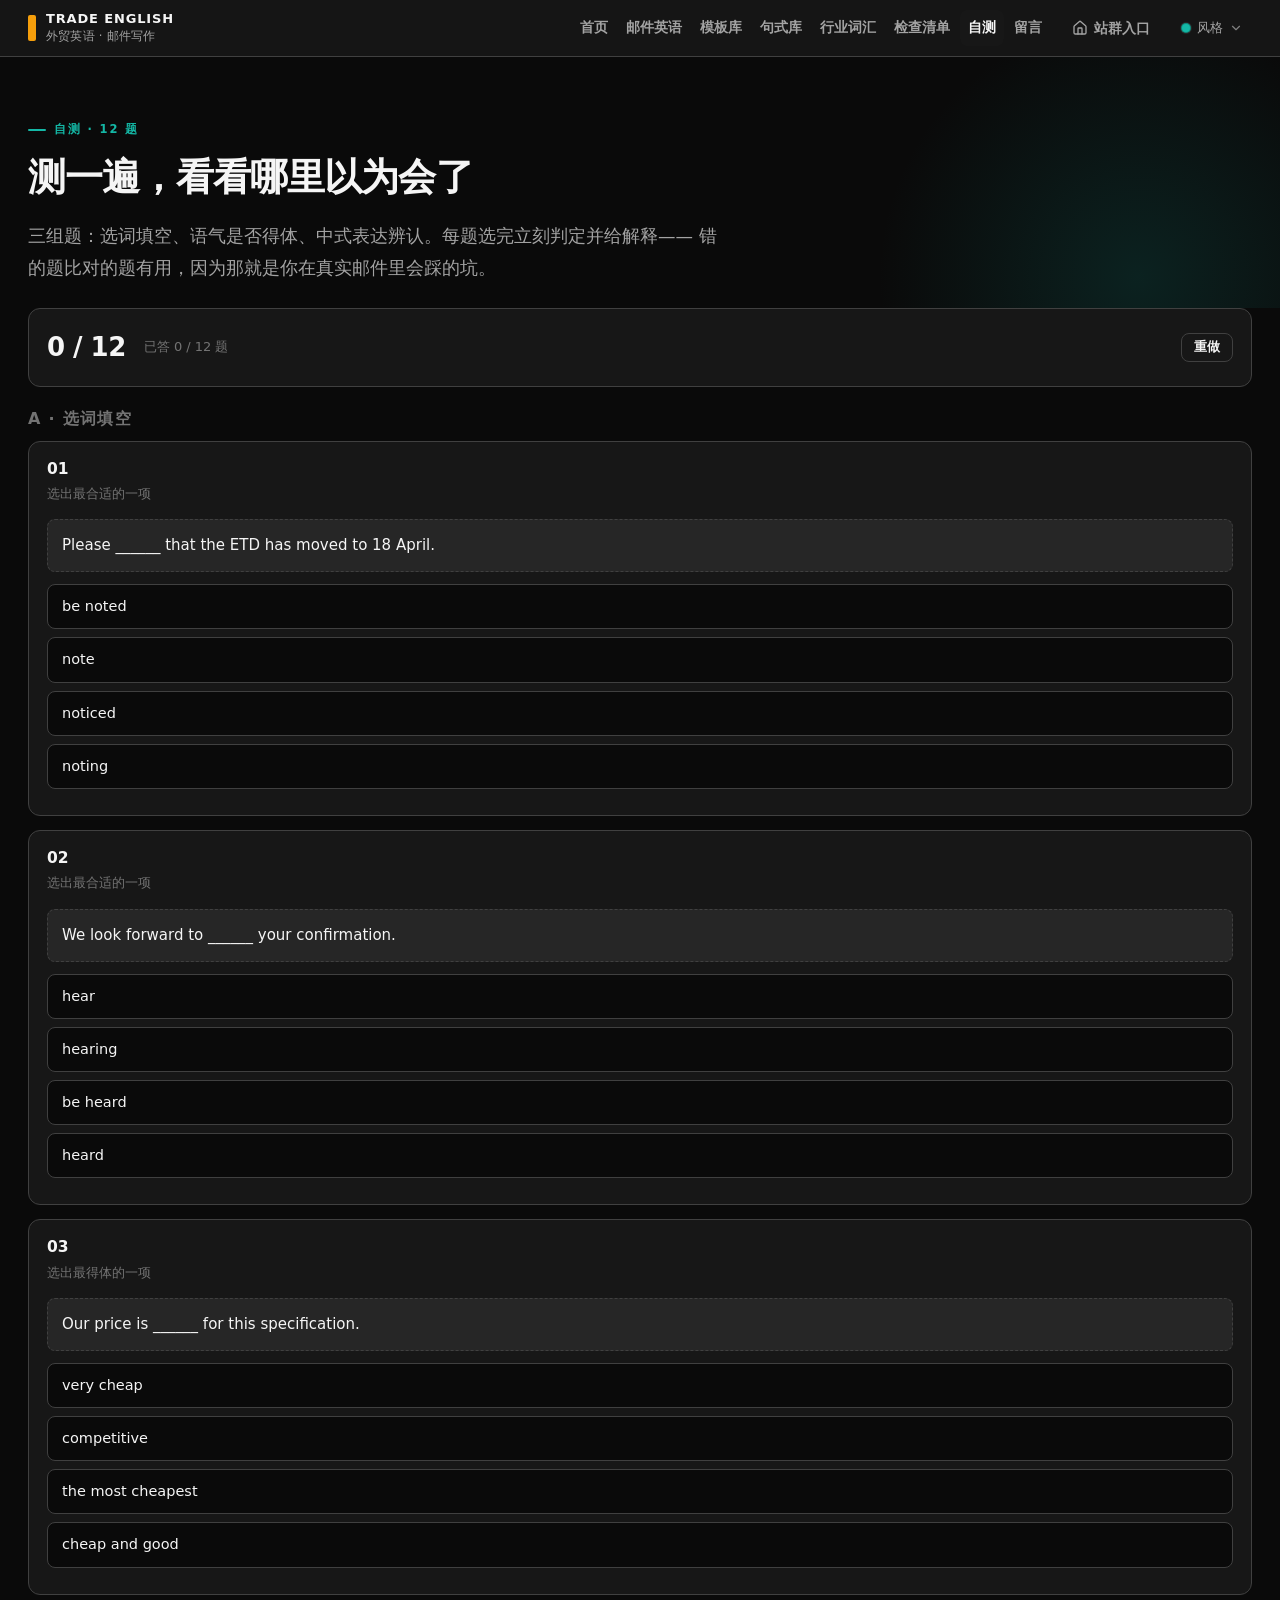
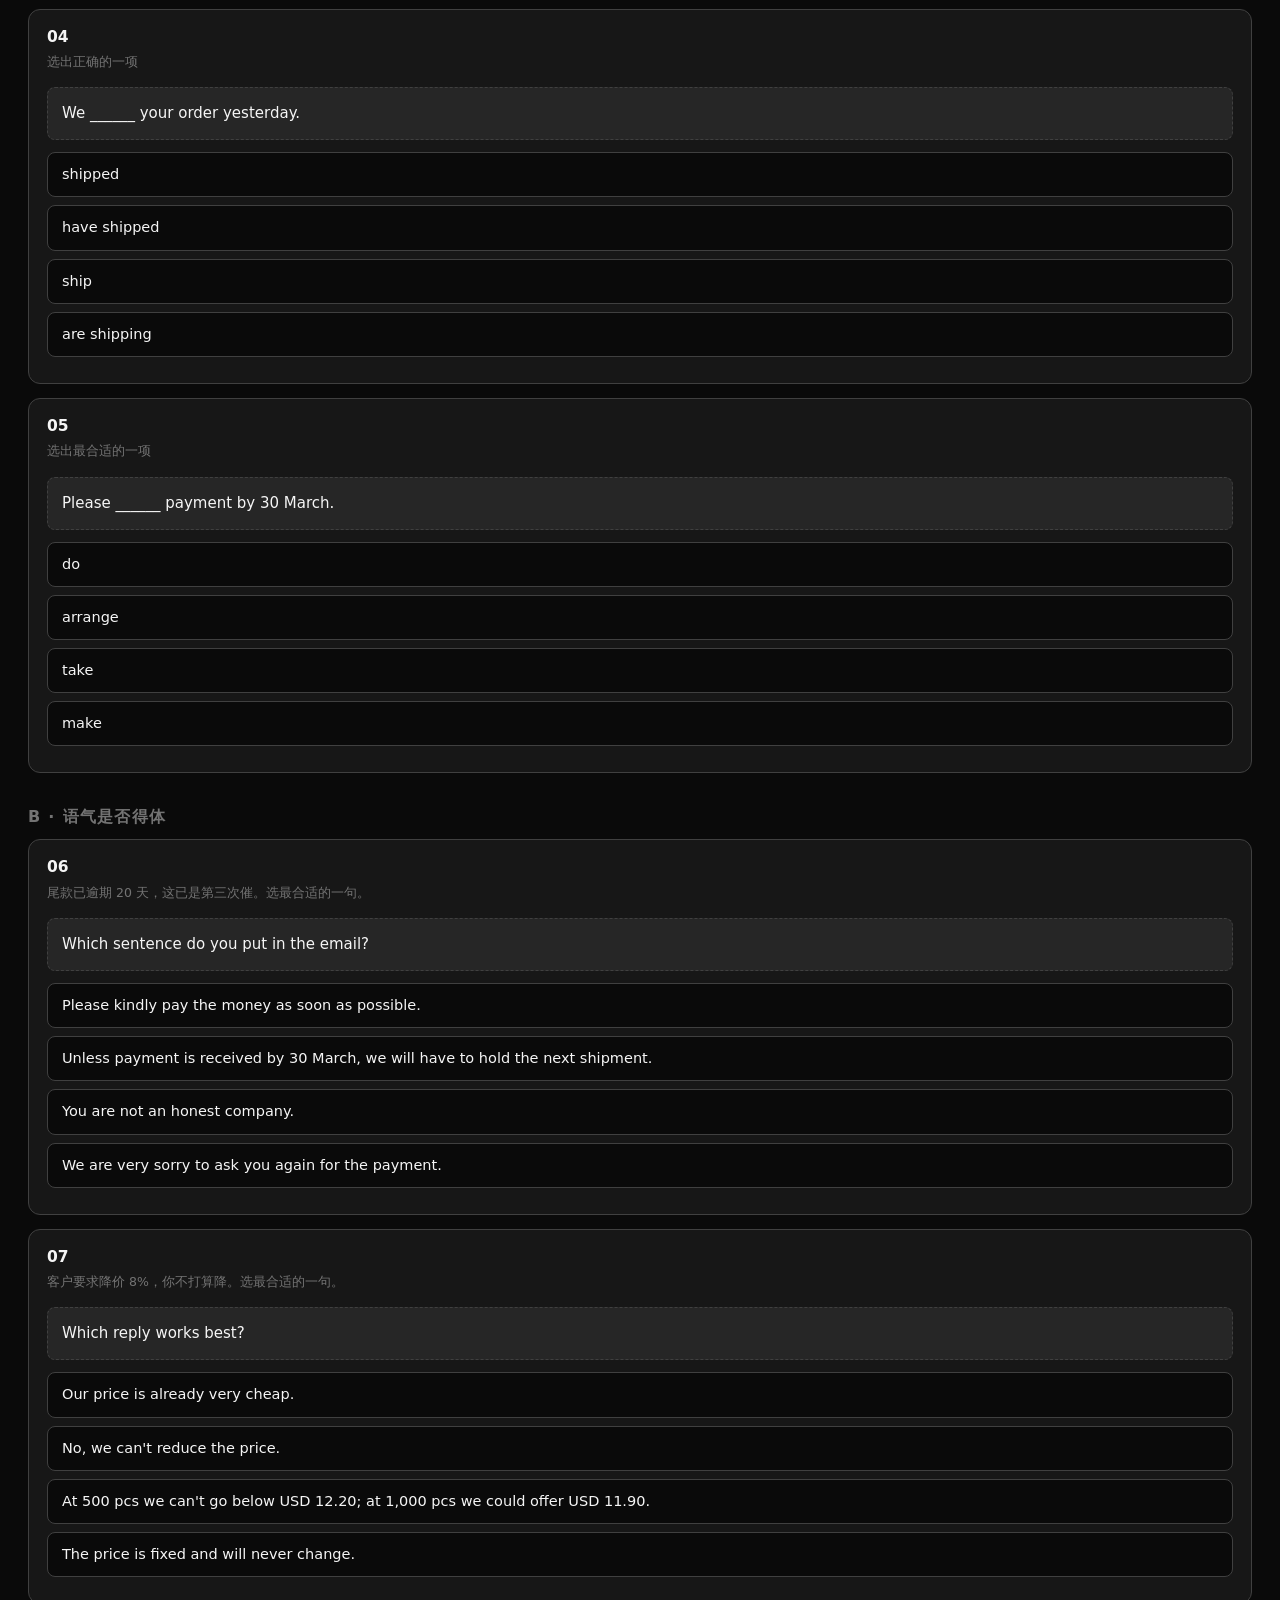
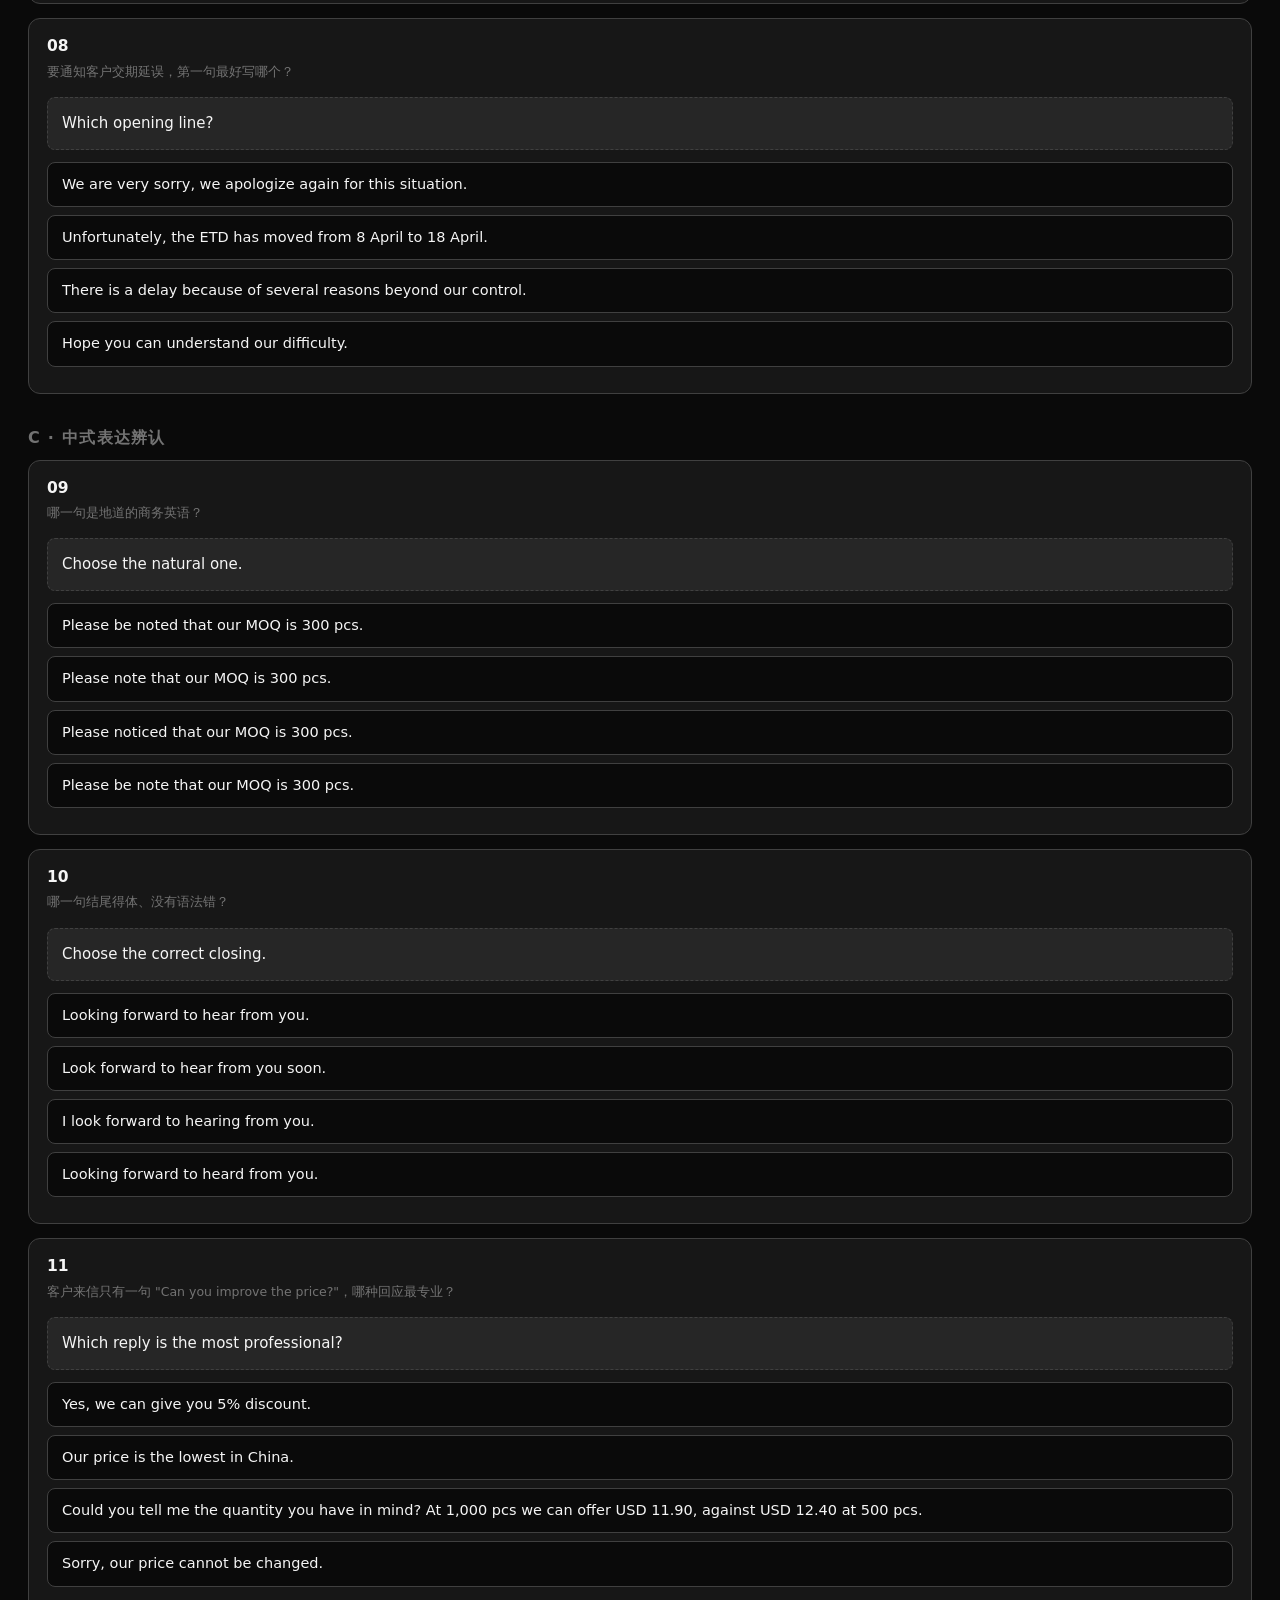
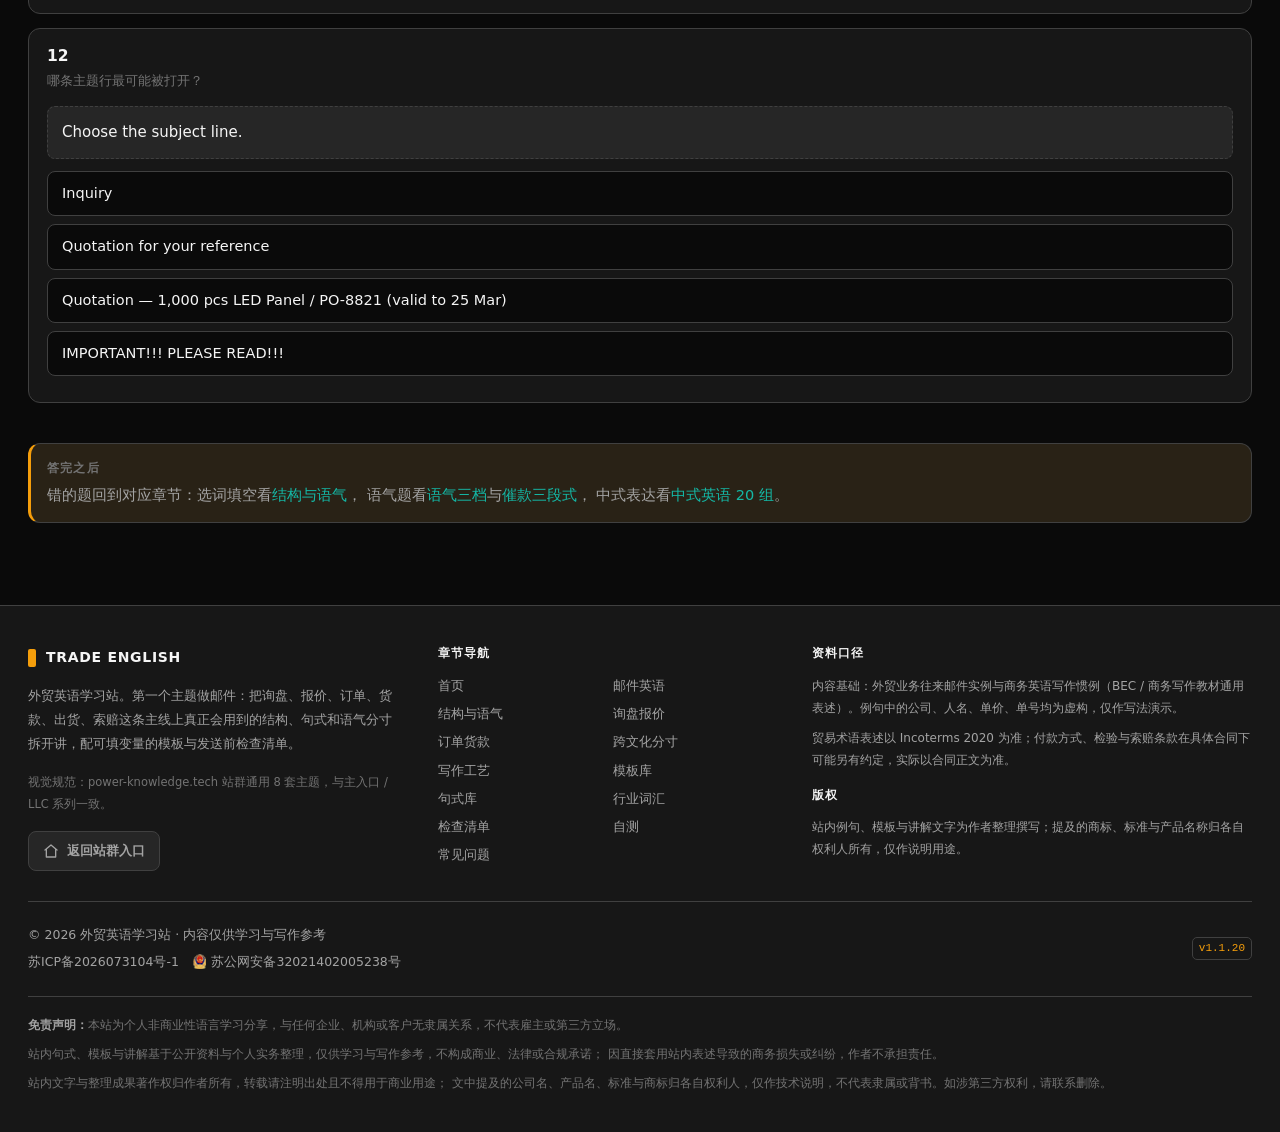
<file: practice.html>
<!DOCTYPE html>
<html lang="zh-CN">
<head>
<meta charset="UTF-8" />
<meta name="viewport" content="width=device-width, initial-scale=1" />
<title>自测 · 邮件英语 · 外贸英语学习站</title>
<meta name="description" content="12 道外贸邮件英语自测题：选词填空、语气是否得体、中式表达辨认。答完即给解释与得分。" />
<link rel="canonical" href="https://www.english.power-knowledge.tech/practice" />
<meta name="theme-color" content="#0a0a0a" />
<link rel="icon" href="data:image/svg+xml,<svg xmlns='http://www.w3.org/2000/svg' viewBox='0 0 32 32'><rect width='32' height='32' rx='7' fill='%230f766e'/><path d='M9 13v10M23 13v10M9 18h14' stroke='%23fff' stroke-width='2.4' stroke-linecap='round'/></svg>" />
<script>
  (function () {
    var IDS = ['dark-teal', 'blue', 'navy-tech', 'graphite', 'warm-paper', 'forest', 'indigo', 'sea-salt'];
    var BG = { 'dark-teal': '#0a0a0a', blue: '#f6f7f9', 'navy-tech': '#0b1a2b', graphite: '#f2f3f5', 'warm-paper': '#faf6ed', forest: '#0c1712', indigo: '#f6f5fc', 'sea-salt': '#eef7f7' };
    try {
      var q = new URLSearchParams(location.search).get('theme');
      var v = IDS.indexOf(q) >= 0 ? q : localStorage.getItem('pk-theme');
      if (IDS.indexOf(v) >= 0) {
        document.documentElement.dataset.theme = v;
        var m = document.querySelector('meta[name="theme-color"]');
        if (m && BG[v]) m.setAttribute('content', BG[v]);
      }
    } catch (e) {}
  })();
</script>
<link rel="stylesheet" href="/assets/css/theme-vars.css" />
<link rel="stylesheet" href="/assets/css/theme-switcher.css" />
<link rel="stylesheet" href="/assets/css/header.css" />
<link rel="stylesheet" href="/assets/css/footer.css" />
<link rel="stylesheet" href="/assets/css/site.css" />
</head>
<body>
<a class="skip-link" href="#main">跳到正文</a>

<header class="topbar">
  <div class="bar">
    <a class="brand" href="/" aria-label="外贸英语学习站首页">
      <i class="mark" aria-hidden="true"></i>
      <span class="brand-text">
        <span class="brand-en">TRADE ENGLISH</span>
        <span class="brand-sub">外贸英语 · 邮件写作</span>
      </span>
    </a>
    <button class="nav-toggle" type="button" aria-expanded="false" aria-controls="navlinks">目录 ▾</button>
    <nav class="navlinks" id="navlinks" aria-label="主导航">
      <a href="/">首页</a>
      <a href="/email/" data-topic="email">邮件英语</a>
      <a href="/email/templates">模板库</a>
      <a href="/email/phrases">句式库</a>
      <a href="/glossary/">行业词汇</a>
      <a href="/email/checklist">检查清单</a>
      <a href="/practice">自测</a>
    </nav>
<a class="group-entry" href="https://power-knowledge.tech/">
      <svg width="16" height="16" viewBox="0 0 24 24" fill="none" stroke="currentColor"
           stroke-width="2" stroke-linecap="round" stroke-linejoin="round" aria-hidden="true">
        <path d="M15 21v-8a1 1 0 0 0-1-1h-4a1 1 0 0 0-1 1v8"></path>
        <path d="M3 10a2 2 0 0 1 .709-1.528l7-5.999a2 2 0 0 1 2.582 0l7 5.999A2 2 0 0 1 21 10v9a2 2 0 0 1-2 2H5a2 2 0 0 1-2-2z"></path>
      </svg>
      站群入口
    </a>
    <div id="pk-theme-switcher"></div>
  </div>
</header>

<main id="main">
  <section class="hero" style="padding:52px 0 24px">
    <div class="shell">
      <p class="eyebrow">自测 · 12 题</p>
      <h1 style="font-size:clamp(26px,3.4vw,38px)">测一遍，看看哪里以为会了</h1>
      <p class="lead">
        三组题：选词填空、语气是否得体、中式表达辨认。每题选完立刻判定并给解释——
        错的题比对的题有用，因为那就是你在真实邮件里会踩的坑。
      </p>
    </div>
  </section>

  <div class="shell" style="padding-bottom:64px">
    <div class="scorebar">
      <b id="score">0 / 12</b>
      <span id="score-meta">已答 0 / 12 题</span>
      <button class="btn btn--ghost btn--sm" type="button" id="quiz-reset" style="margin-left:auto">重做</button>
    </div>

    <div class="grid grid--2" style="align-items:start">
      <div id="quiz" style="grid-column:1 / -1">

        <h2 style="font-size:16px;margin:0 0 12px;color:var(--color-text-muted);letter-spacing:.08em">A · 选词填空</h2>

        <div class="quiz-q" data-q="1">
          <h3>01</h3>
          <p class="q-hint">选出最合适的一项</p>
          <p class="q-stem">Please ______ that the ETD has moved to 18 April.</p>
          <button class="opt" type="button" data-correct="false">be noted</button>
          <button class="opt" type="button" data-correct="true">note</button>
          <button class="opt" type="button" data-correct="false">noticed</button>
          <button class="opt" type="button" data-correct="false">noting</button>
          <p class="q-exp" hidden><b>note</b> 这里是祈使动词：Please note that…。中文思维里「请注意」容易被写成被动 Please be noted，这是最典型的中式搭配。</p>
        </div>

        <div class="quiz-q" data-q="2">
          <h3>02</h3>
          <p class="q-hint">选出最合适的一项</p>
          <p class="q-stem">We look forward to ______ your confirmation.</p>
          <button class="opt" type="button" data-correct="false">hear</button>
          <button class="opt" type="button" data-correct="true">hearing</button>
          <button class="opt" type="button" data-correct="false">be heard</button>
          <button class="opt" type="button" data-correct="false">heard</button>
          <p class="q-exp" hidden>look forward to 里的 <b>to 是介词</b>，后面接动名词：hearing。同理还有 be used to doing、object to doing。</p>
        </div>

        <div class="quiz-q" data-q="3">
          <h3>03</h3>
          <p class="q-hint">选出最得体的一项</p>
          <p class="q-stem">Our price is ______ for this specification.</p>
          <button class="opt" type="button" data-correct="false">very cheap</button>
          <button class="opt" type="button" data-correct="true">competitive</button>
          <button class="opt" type="button" data-correct="false">the most cheapest</button>
          <button class="opt" type="button" data-correct="false">cheap and good</button>
          <p class="q-exp" hidden><b>cheap</b> 在英文商务语境里暗示「便宜且质量差」。要让客户觉得划算，用 competitive、economical、lower cost。the most cheapest 还是双重最高级错误。</p>
        </div>

        <div class="quiz-q" data-q="4">
          <h3>04</h3>
          <p class="q-hint">选出正确的一项</p>
          <p class="q-stem">We ______ your order yesterday.</p>
          <button class="opt" type="button" data-correct="true">shipped</button>
          <button class="opt" type="button" data-correct="false">have shipped</button>
          <button class="opt" type="button" data-correct="false">ship</button>
          <button class="opt" type="button" data-correct="false">are shipping</button>
          <p class="q-exp" hidden>有明确过去时间（yesterday）用一般过去时：<b>shipped</b>。如果是「已发货，所以你现在可以查单号」，才用 We have shipped your order。</p>
        </div>

        <div class="quiz-q" data-q="5">
          <h3>05</h3>
          <p class="q-hint">选出最合适的一项</p>
          <p class="q-stem">Please ______ payment by 30 March.</p>
          <button class="opt" type="button" data-correct="false">do</button>
          <button class="opt" type="button" data-correct="true">arrange</button>
          <button class="opt" type="button" data-correct="false">take</button>
          <button class="opt" type="button" data-correct="false">make</button>
          <p class="q-exp" hidden>固定搭配是 <b>arrange payment</b> / <b>make payment</b>。「do the payment」不是英文说法；「take payment」指收款方收钱。</p>
        </div>

        <h2 style="font-size:16px;margin:34px 0 12px;color:var(--color-text-muted);letter-spacing:.08em">B · 语气是否得体</h2>

        <div class="quiz-q" data-q="6">
          <h3>06</h3>
          <p class="q-hint">尾款已逾期 20 天，这已是第三次催。选最合适的一句。</p>
          <p class="q-stem">Which sentence do you put in the email?</p>
          <button class="opt" type="button" data-correct="false">Please kindly pay the money as soon as possible.</button>
          <button class="opt" type="button" data-correct="true">Unless payment is received by 30 March, we will have to hold the next shipment.</button>
          <button class="opt" type="button" data-correct="false">You are not an honest company.</button>
          <button class="opt" type="button" data-correct="false">We are very sorry to ask you again for the payment.</button>
          <p class="q-exp" hidden>第三次催要有<b>立场</b>：具体日期 + 具体后果，且后果有合同或流程依据。道歉与指责都解决不了逾期，只会让下一次更难谈。</p>
        </div>

        <div class="quiz-q" data-q="7">
          <h3>07</h3>
          <p class="q-hint">客户要求降价 8%，你不打算降。选最合适的一句。</p>
          <p class="q-stem">Which reply works best?</p>
          <button class="opt" type="button" data-correct="false">Our price is already very cheap.</button>
          <button class="opt" type="button" data-correct="false">No, we can't reduce the price.</button>
          <button class="opt" type="button" data-correct="true">At 500 pcs we can't go below USD 12.20; at 1,000 pcs we could offer USD 11.90.</button>
          <button class="opt" type="button" data-correct="false">The price is fixed and will never change.</button>
          <p class="q-exp" hidden>标准做法是<b>给条件，不给墙</b>：说明当前数量下的底线，同时提供一个客户可以通过改量拿到的价格。客户有了选择，反而不纠缠原价。</p>
        </div>

        <div class="quiz-q" data-q="8">
          <h3>08</h3>
          <p class="q-hint">要通知客户交期延误，第一句最好写哪个？</p>
          <p class="q-stem">Which opening line?</p>
          <button class="opt" type="button" data-correct="false">We are very sorry, we apologize again for this situation.</button>
          <button class="opt" type="button" data-correct="true">Unfortunately, the ETD has moved from 8 April to 18 April.</button>
          <button class="opt" type="button" data-correct="false">There is a delay because of several reasons beyond our control.</button>
          <button class="opt" type="button" data-correct="false">Hope you can understand our difficulty.</button>
          <p class="q-exp" hidden>坏消息的第一句要给<b>事实与新日期</b>。客户第一眼找的是「那我什么时候能拿到货」，不是你的歉意有多深。原因放第二段，一段就够。</p>
        </div>

        <h2 style="font-size:16px;margin:34px 0 12px;color:var(--color-text-muted);letter-spacing:.08em">C · 中式表达辨认</h2>

        <div class="quiz-q" data-q="9">
          <h3>09</h3>
          <p class="q-hint">哪一句是地道的商务英语？</p>
          <p class="q-stem">Choose the natural one.</p>
          <button class="opt" type="button" data-correct="false">Please be noted that our MOQ is 300 pcs.</button>
          <button class="opt" type="button" data-correct="true">Please note that our MOQ is 300 pcs.</button>
          <button class="opt" type="button" data-correct="false">Please noticed that our MOQ is 300 pcs.</button>
          <button class="opt" type="button" data-correct="false">Please be note that our MOQ is 300 pcs.</button>
          <p class="q-exp" hidden>Please note that… 是固定句式。另外三个都是把「请注意」按中文被动直译出来的产物。</p>
        </div>

        <div class="quiz-q" data-q="10">
          <h3>10</h3>
          <p class="q-hint">哪一句结尾得体、没有语法错？</p>
          <p class="q-stem">Choose the correct closing.</p>
          <button class="opt" type="button" data-correct="false">Looking forward to hear from you.</button>
          <button class="opt" type="button" data-correct="false">Look forward to hear from you soon.</button>
          <button class="opt" type="button" data-correct="true">I look forward to hearing from you.</button>
          <button class="opt" type="button" data-correct="false">Looking forward to heard from you.</button>
          <p class="q-exp" hidden>to 是介词，后接动名词 hearing。也可写 Looking forward to your reply（名词），同样正确。</p>
        </div>

        <div class="quiz-q" data-q="11">
          <h3>11</h3>
          <p class="q-hint">客户来信只有一句 "Can you improve the price?"，哪种回应最专业？</p>
          <p class="q-stem">Which reply is the most professional?</p>
          <button class="opt" type="button" data-correct="false">Yes, we can give you 5% discount.</button>
          <button class="opt" type="button" data-correct="false">Our price is the lowest in China.</button>
          <button class="opt" type="button" data-correct="true">Could you tell me the quantity you have in mind? At 1,000 pcs we can offer USD 11.90, against USD 12.40 at 500 pcs.</button>
          <button class="opt" type="button" data-correct="false">Sorry, our price cannot be changed.</button>
          <p class="q-exp" hidden>先问数量再给台阶价：既没直接降价，也没把门关死；客户只要报出数量，谈判就进入了你的框架。</p>
        </div>

        <div class="quiz-q" data-q="12">
          <h3>12</h3>
          <p class="q-hint">哪条主题行最可能被打开？</p>
          <p class="q-stem">Choose the subject line.</p>
          <button class="opt" type="button" data-correct="false">Inquiry</button>
          <button class="opt" type="button" data-correct="false">Quotation for your reference</button>
          <button class="opt" type="button" data-correct="true">Quotation — 1,000 pcs LED Panel / PO-8821 (valid to 25 Mar)</button>
          <button class="opt" type="button" data-correct="false">IMPORTANT!!! PLEASE READ!!!</button>
          <p class="q-exp" hidden>主题行 = 类型 + 对象 + 关键信息或期限。既能在收件箱里扫读，也能被客户用单号搜到；全大写加感叹号则容易被判为营销邮件。</p>
        </div>

      </div>
    </div>

    <div class="callout callout--tip" style="margin-top:26px">
      <span class="co-title">答完之后</span>
      错的题回到对应章节：选词填空看<a href="/email/structure">结构与语气</a>，
      语气题看<a href="/email/structure#tone">语气三档</a>与<a href="/email/operations#payment">催款三段式</a>，
      中式表达看<a href="/email/checklist#chinglish">中式英语 20 组</a>。
    </div>
  </div>
</main>

<footer>
  <div class="foot-wrap">
    <div class="foot-grid">
      <div class="foot-col">
        <div class="foot-brand">
          <i class="mark" aria-hidden="true"></i>
          <b>TRADE ENGLISH</b>
        </div>
        <p class="foot-desc">
          外贸英语学习站。第一个主题做邮件：把询盘、报价、订单、货款、出货、索赔这条主线上真正会用到的结构、句式和语气分寸拆开讲，配可填变量的模板与发送前检查清单。
        </p>
        <p class="foot-note foot-note-tight">
          视觉规范：power-knowledge.tech 站群通用 8 套主题，与主入口 / LLC 系列一致。
        </p>
        <a class="foot-back" href="https://power-knowledge.tech/">
          <svg width="16" height="16" viewBox="0 0 24 24" fill="none" stroke="currentColor"
               stroke-width="2" stroke-linecap="round" stroke-linejoin="round" aria-hidden="true">
            <path d="M3 10.5 12 3l9 7.5"></path>
            <path d="M5 9.5V21h14V9.5"></path>
          </svg>
          返回站群入口
        </a>
      </div>
      <div class="foot-col">
        <h4>章节导航</h4>
        <div class="foot-links">
          <a href="/">首页</a>
          <a href="/email/">邮件英语</a>
          <a href="/email/structure">结构与语气</a>
          <a href="/email/negotiation">询盘报价</a>
          <a href="/email/operations">订单货款</a>
          <a href="/email/culture">跨文化分寸</a>
          <a href="/email/craft">写作工艺</a>
          <a href="/email/templates">模板库</a>
          <a href="/email/phrases">句式库</a>
          <a href="/glossary/">行业词汇</a>
          <a href="/email/checklist">检查清单</a>
          <a href="/practice">自测</a>
          <a href="/email/#faq">常见问题</a>
        </div>
      </div>
      <div class="foot-col">
        <h4>资料口径</h4>
        <p class="foot-note">
          内容基础：外贸业务往来邮件实例与商务英语写作惯例（BEC / 商务写作教材通用表述）。例句中的公司、人名、单价、单号均为虚构，仅作写法演示。
        </p>
        <p class="foot-note">
          贸易术语表述以 Incoterms 2020 为准；付款方式、检验与索赔条款在具体合同下可能另有约定，实际以合同正文为准。
        </p>
        <h4 class="foot-h-gap">版权</h4>
        <p class="foot-note">
          站内例句、模板与讲解文字为作者整理撰写；提及的商标、标准与产品名称归各自权利人所有，仅作说明用途。
        </p>
      </div>
    </div>
    <div class="foot-legal">
      <div>
        <p class="foot-copy">© 2026 外贸英语学习站 · 内容仅供学习与写作参考</p>
        <div class="foot-beian">
          <a href="https://beian.miit.gov.cn/" target="_blank" rel="noopener noreferrer">苏ICP备2026073104号-1</a>
          <a href="https://beian.mps.gov.cn/#/query/webSearch?code=32021402005238"
             target="_blank" rel="noreferrer">
            <img src="/beian.png" alt="" />苏公网安备32021402005238号
          </a>
        </div>
      </div>
      <div class="foot-legal-right"><span class="app-version">v1.1.20</span></div>
    </div>
    <div class="foot-disclaimer">
      <p>
        <b>免责声明：</b>本站为个人非商业性语言学习分享，与任何企业、机构或客户无隶属关系，不代表雇主或第三方立场。
      </p>
      <p>
        站内句式、模板与讲解基于公开资料与个人实务整理，仅供学习与写作参考，不构成商业、法律或合规承诺；
        因直接套用站内表述导致的商务损失或纠纷，作者不承担责任。
      </p>
      <p>
        站内文字与整理成果著作权归作者所有，转载请注明出处且不得用于商业用途；
        文中提及的公司名、产品名、标准与商标归各自权利人，仅作技术说明，不代表隶属或背书。如涉第三方权利，请联系删除。
      </p>
    </div>
  </div>
</footer>

<script src="/assets/js/theme.js" defer></script>
<script src="/assets/js/site.js" defer></script>
</body>
</html>
</file>
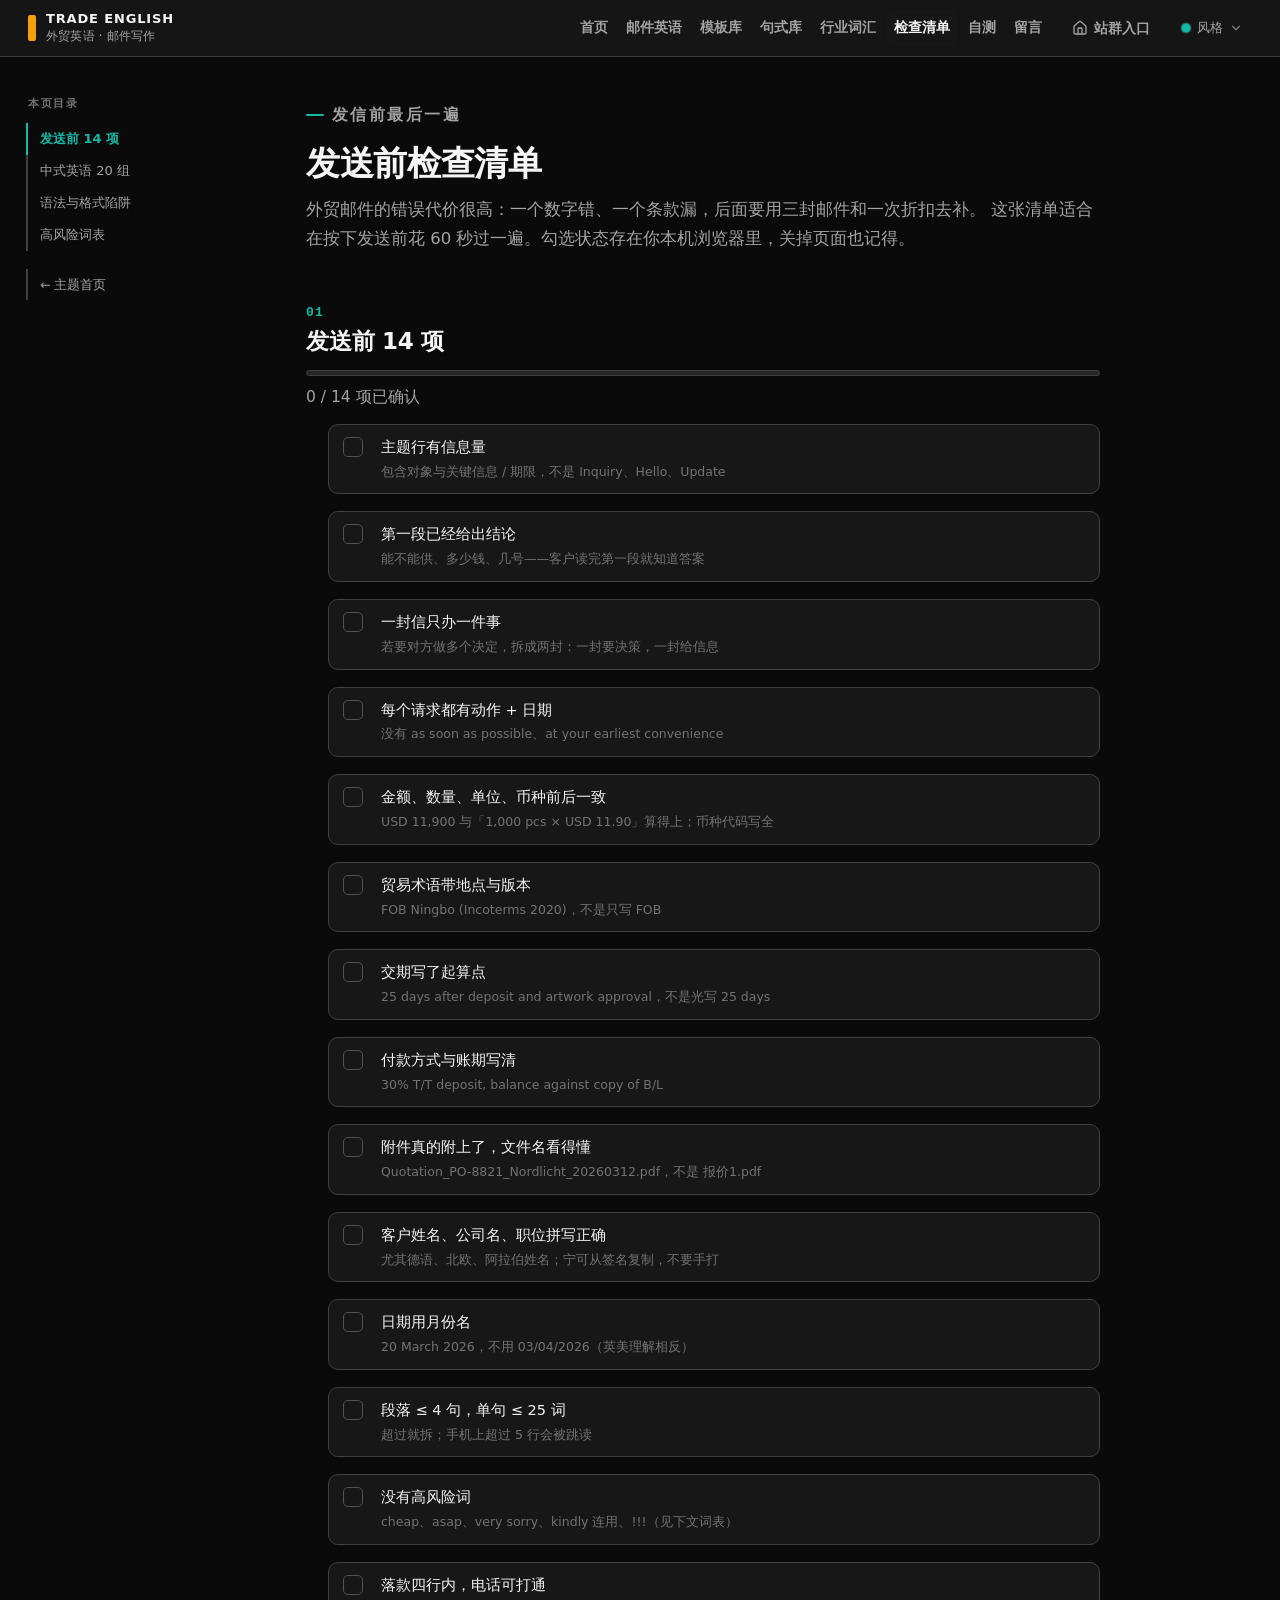
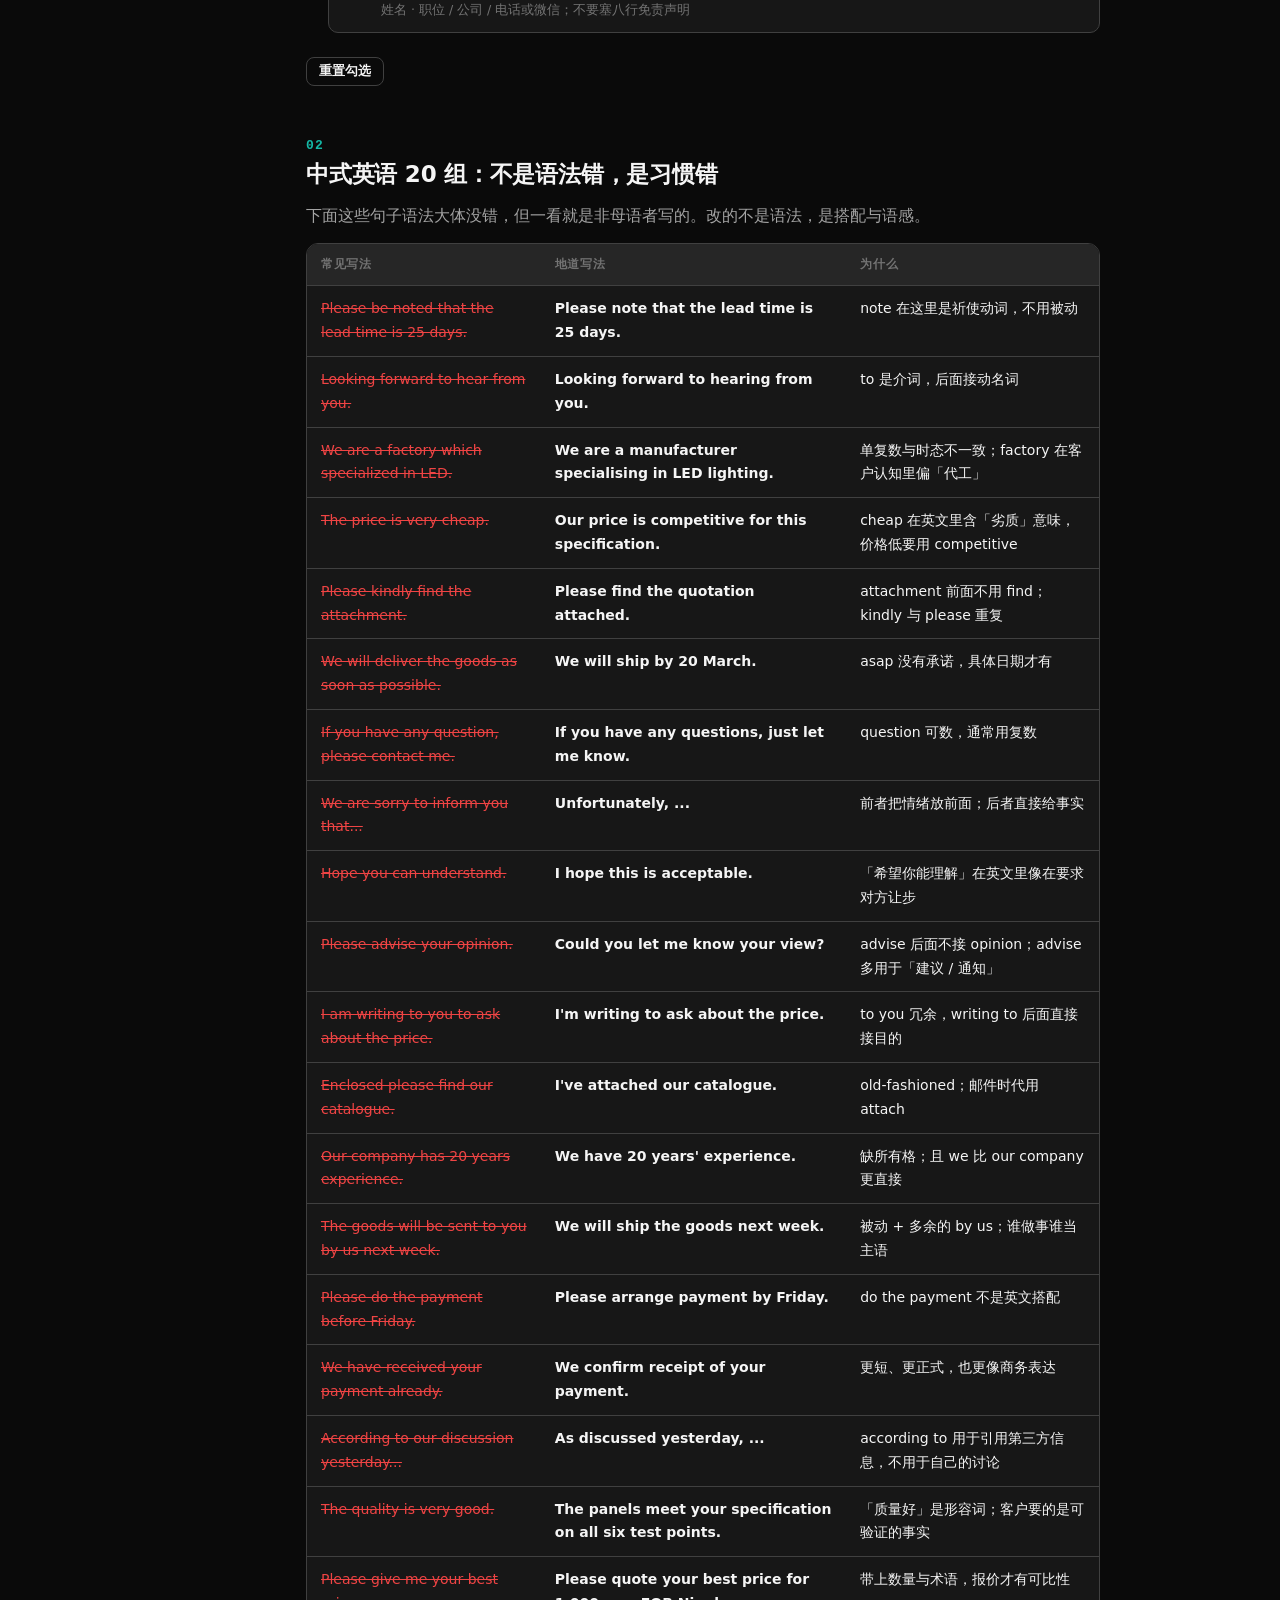
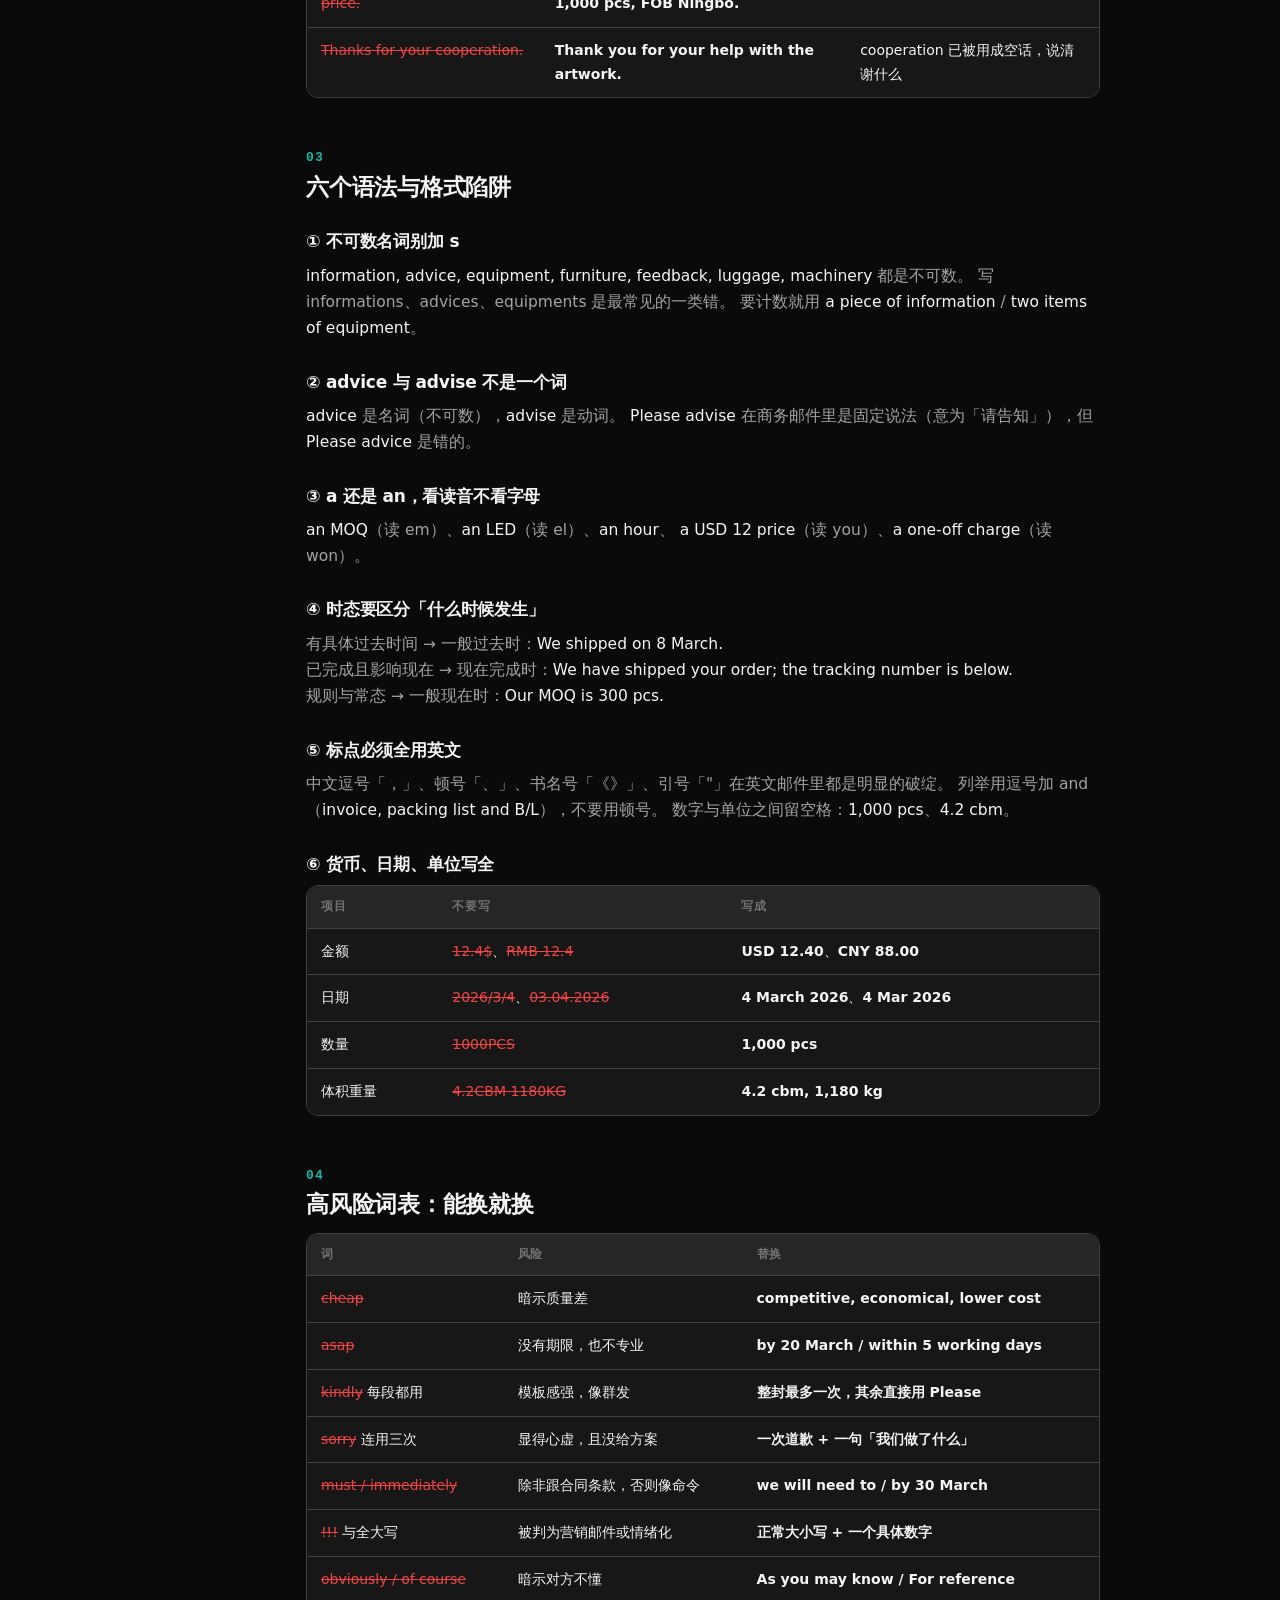
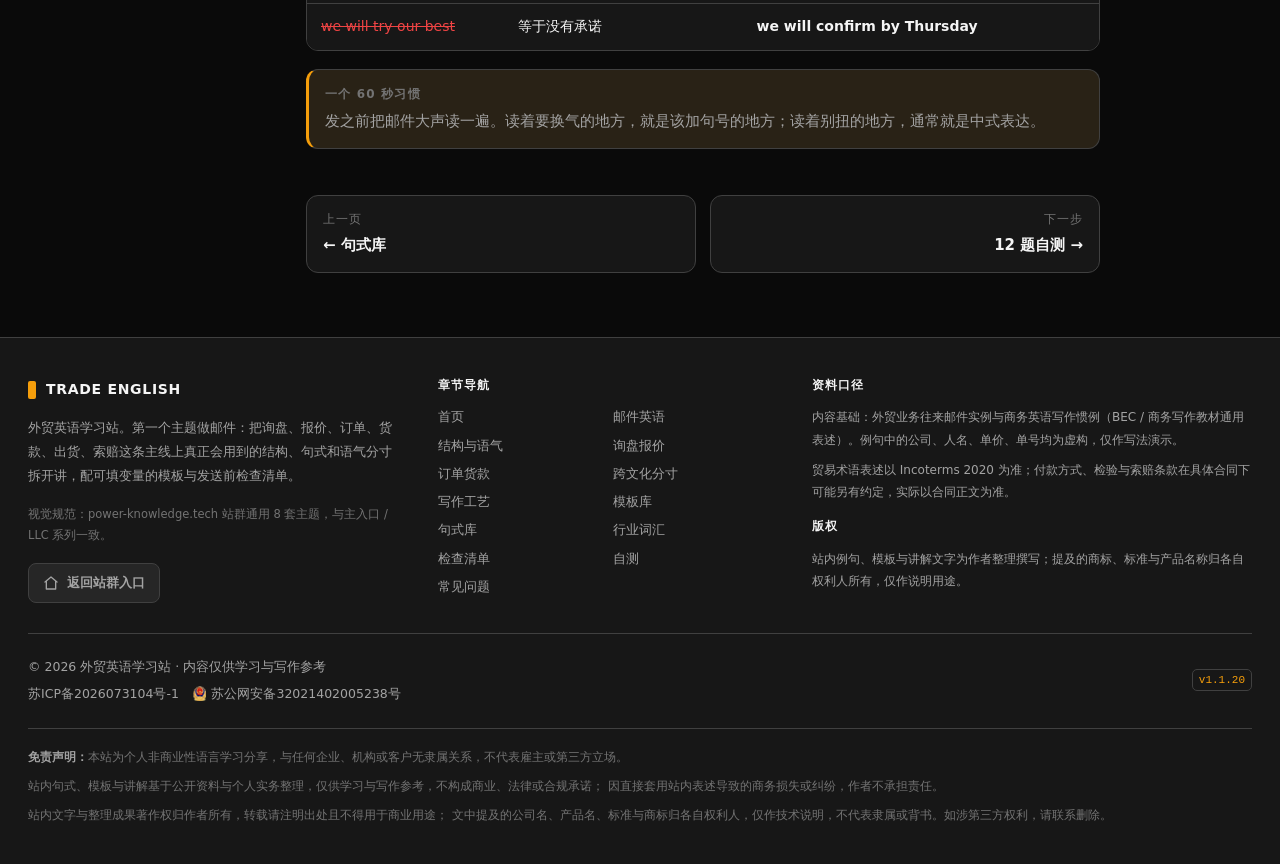
<file: email/checklist.html>
<!DOCTYPE html>
<html lang="zh-CN">
<head>
<meta charset="UTF-8" />
<meta name="viewport" content="width=device-width, initial-scale=1" />
<title>发送前检查清单 · 邮件英语 · 外贸英语学习站</title>
<meta name="description" content="14 项外贸邮件发送前检查（可勾选记忆）、20 组中式英语对照纠错、六个高频语法与格式陷阱。" />
<link rel="canonical" href="https://www.english.power-knowledge.tech/email/checklist" />
<meta name="theme-color" content="#0a0a0a" />
<link rel="icon" href="data:image/svg+xml,<svg xmlns='http://www.w3.org/2000/svg' viewBox='0 0 32 32'><rect width='32' height='32' rx='7' fill='%230f766e'/><path d='M9 13v10M23 13v10M9 18h14' stroke='%23fff' stroke-width='2.4' stroke-linecap='round'/></svg>" />
<script>
  (function () {
    var IDS = ['dark-teal', 'blue', 'navy-tech', 'graphite', 'warm-paper', 'forest', 'indigo', 'sea-salt'];
    var BG = { 'dark-teal': '#0a0a0a', blue: '#f6f7f9', 'navy-tech': '#0b1a2b', graphite: '#f2f3f5', 'warm-paper': '#faf6ed', forest: '#0c1712', indigo: '#f6f5fc', 'sea-salt': '#eef7f7' };
    try {
      var q = new URLSearchParams(location.search).get('theme');
      var v = IDS.indexOf(q) >= 0 ? q : localStorage.getItem('pk-theme');
      if (IDS.indexOf(v) >= 0) {
        document.documentElement.dataset.theme = v;
        var m = document.querySelector('meta[name="theme-color"]');
        if (m && BG[v]) m.setAttribute('content', BG[v]);
      }
    } catch (e) {}
  })();
</script>
<link rel="stylesheet" href="/assets/css/theme-vars.css" />
<link rel="stylesheet" href="/assets/css/theme-switcher.css" />
<link rel="stylesheet" href="/assets/css/header.css" />
<link rel="stylesheet" href="/assets/css/footer.css" />
<link rel="stylesheet" href="/assets/css/site.css" />
</head>
<body>
<a class="skip-link" href="#main">跳到正文</a>

<header class="topbar">
  <div class="bar">
    <a class="brand" href="/" aria-label="外贸英语学习站首页">
      <i class="mark" aria-hidden="true"></i>
      <span class="brand-text">
        <span class="brand-en">TRADE ENGLISH</span>
        <span class="brand-sub">外贸英语 · 邮件写作</span>
      </span>
    </a>
    <button class="nav-toggle" type="button" aria-expanded="false" aria-controls="navlinks">目录 ▾</button>
    <nav class="navlinks" id="navlinks" aria-label="主导航">
      <a href="/">首页</a>
      <a href="/email/" data-topic="email">邮件英语</a>
      <a href="/email/templates">模板库</a>
      <a href="/email/phrases">句式库</a>
      <a href="/glossary/">行业词汇</a>
      <a href="/email/checklist">检查清单</a>
      <a href="/practice">自测</a>
    </nav>
<a class="group-entry" href="https://power-knowledge.tech/">
      <svg width="16" height="16" viewBox="0 0 24 24" fill="none" stroke="currentColor"
           stroke-width="2" stroke-linecap="round" stroke-linejoin="round" aria-hidden="true">
        <path d="M15 21v-8a1 1 0 0 0-1-1h-4a1 1 0 0 0-1 1v8"></path>
        <path d="M3 10a2 2 0 0 1 .709-1.528l7-5.999a2 2 0 0 1 2.582 0l7 5.999A2 2 0 0 1 21 10v9a2 2 0 0 1-2 2H5a2 2 0 0 1-2-2z"></path>
      </svg>
      站群入口
    </a>
    <div id="pk-theme-switcher"></div>
  </div>
</header>

<main id="main">
  <div class="shell">
    <div class="content-grid">
      <aside class="toc" aria-label="本页目录">
        <h4>本页目录</h4>
        <a href="#check">发送前 14 项</a>
        <a href="#chinglish">中式英语 20 组</a>
        <a href="#grammar">语法与格式陷阱</a>
        <a href="#redwords">高风险词表</a>
        <a class="toc-back" href="/email/">← 主题首页</a>
      </aside>

      <article class="prose">
        <p class="eyebrow">发信前最后一遍</p>
        <h1 style="font-size:clamp(26px,3.2vw,34px);margin-bottom:12px">发送前检查清单</h1>
        <p style="font-size:16.5px">
          外贸邮件的错误代价很高：一个数字错、一个条款漏，后面要用三封邮件和一次折扣去补。
          这张清单适合在按下发送前花 60 秒过一遍。勾选状态存在你本机浏览器里，关掉页面也记得。
        </p>

        <h2 id="check"><span class="num">01</span>发送前 14 项</h2>
        <div class="progress-line"><i id="check-bar"></i></div>
        <p class="progress-text" id="check-text">0 / 14 项已确认</p>

        <ul class="checklist" id="checklist">
          <li>
            <label class="check-item">
              <input type="checkbox" data-id="c1" />
              <span class="box" aria-hidden="true"></span>
              <span class="ck-text">主题行有信息量<small>包含对象与关键信息 / 期限，不是 Inquiry、Hello、Update</small></span>
            </label>
          </li>
          <li>
            <label class="check-item">
              <input type="checkbox" data-id="c2" />
              <span class="box" aria-hidden="true"></span>
              <span class="ck-text">第一段已经给出结论<small>能不能供、多少钱、几号——客户读完第一段就知道答案</small></span>
            </label>
          </li>
          <li>
            <label class="check-item">
              <input type="checkbox" data-id="c3" />
              <span class="box" aria-hidden="true"></span>
              <span class="ck-text">一封信只办一件事<small>若要对方做多个决定，拆成两封：一封要决策，一封给信息</small></span>
            </label>
          </li>
          <li>
            <label class="check-item">
              <input type="checkbox" data-id="c4" />
              <span class="box" aria-hidden="true"></span>
              <span class="ck-text">每个请求都有动作 + 日期<small>没有 as soon as possible、at your earliest convenience</small></span>
            </label>
          </li>
          <li>
            <label class="check-item">
              <input type="checkbox" data-id="c5" />
              <span class="box" aria-hidden="true"></span>
              <span class="ck-text">金额、数量、单位、币种前后一致<small>USD 11,900 与「1,000 pcs × USD 11.90」算得上；币种代码写全</small></span>
            </label>
          </li>
          <li>
            <label class="check-item">
              <input type="checkbox" data-id="c6" />
              <span class="box" aria-hidden="true"></span>
              <span class="ck-text">贸易术语带地点与版本<small>FOB Ningbo (Incoterms 2020)，不是只写 FOB</small></span>
            </label>
          </li>
          <li>
            <label class="check-item">
              <input type="checkbox" data-id="c7" />
              <span class="box" aria-hidden="true"></span>
              <span class="ck-text">交期写了起算点<small>25 days after deposit and artwork approval，不是光写 25 days</small></span>
            </label>
          </li>
          <li>
            <label class="check-item">
              <input type="checkbox" data-id="c8" />
              <span class="box" aria-hidden="true"></span>
              <span class="ck-text">付款方式与账期写清<small>30% T/T deposit, balance against copy of B/L</small></span>
            </label>
          </li>
          <li>
            <label class="check-item">
              <input type="checkbox" data-id="c9" />
              <span class="box" aria-hidden="true"></span>
              <span class="ck-text">附件真的附上了，文件名看得懂<small>Quotation_PO-8821_Nordlicht_20260312.pdf，不是 报价1.pdf</small></span>
            </label>
          </li>
          <li>
            <label class="check-item">
              <input type="checkbox" data-id="c10" />
              <span class="box" aria-hidden="true"></span>
              <span class="ck-text">客户姓名、公司名、职位拼写正确<small>尤其德语、北欧、阿拉伯姓名；宁可从签名复制，不要手打</small></span>
            </label>
          </li>
          <li>
            <label class="check-item">
              <input type="checkbox" data-id="c11" />
              <span class="box" aria-hidden="true"></span>
              <span class="ck-text">日期用月份名<small>20 March 2026，不用 03/04/2026（英美理解相反）</small></span>
            </label>
          </li>
          <li>
            <label class="check-item">
              <input type="checkbox" data-id="c12" />
              <span class="box" aria-hidden="true"></span>
              <span class="ck-text">段落 ≤ 4 句，单句 ≤ 25 词<small>超过就拆；手机上超过 5 行会被跳读</small></span>
            </label>
          </li>
          <li>
            <label class="check-item">
              <input type="checkbox" data-id="c13" />
              <span class="box" aria-hidden="true"></span>
              <span class="ck-text">没有高风险词<small>cheap、asap、very sorry、kindly 连用、!!!（见下文词表）</small></span>
            </label>
          </li>
          <li>
            <label class="check-item">
              <input type="checkbox" data-id="c14" />
              <span class="box" aria-hidden="true"></span>
              <span class="ck-text">落款四行内，电话可打通<small>姓名 · 职位 / 公司 / 电话或微信；不要塞八行免责声明</small></span>
            </label>
          </li>
        </ul>
        <button class="btn btn--ghost btn--sm" type="button" id="check-reset">重置勾选</button>

        <h2 id="chinglish"><span class="num">02</span>中式英语 20 组：不是语法错，是习惯错</h2>
        <p>下面这些句子语法大体没错，但一看就是非母语者写的。改的不是语法，是搭配与语感。</p>
        <div class="table-wrap">
          <table>
            <thead><tr><th>常见写法</th><th>地道写法</th><th>为什么</th></tr></thead>
            <tbody>
              <tr><td><span class="bad">Please be noted that the lead time is 25 days.</span></td><td><span class="good">Please note that the lead time is 25 days.</span></td><td>note 在这里是祈使动词，不用被动</td></tr>
              <tr><td><span class="bad">Looking forward to hear from you.</span></td><td><span class="good">Looking forward to hearing from you.</span></td><td>to 是介词，后面接动名词</td></tr>
              <tr><td><span class="bad">We are a factory which specialized in LED.</span></td><td><span class="good">We are a manufacturer specialising in LED lighting.</span></td><td>单复数与时态不一致；factory 在客户认知里偏「代工」</td></tr>
              <tr><td><span class="bad">The price is very cheap.</span></td><td><span class="good">Our price is competitive for this specification.</span></td><td>cheap 在英文里含「劣质」意味，价格低要用 competitive</td></tr>
              <tr><td><span class="bad">Please kindly find the attachment.</span></td><td><span class="good">Please find the quotation attached.</span></td><td>attachment 前面不用 find；kindly 与 please 重复</td></tr>
              <tr><td><span class="bad">We will deliver the goods as soon as possible.</span></td><td><span class="good">We will ship by 20 March.</span></td><td>asap 没有承诺，具体日期才有</td></tr>
              <tr><td><span class="bad">If you have any question, please contact me.</span></td><td><span class="good">If you have any questions, just let me know.</span></td><td>question 可数，通常用复数</td></tr>
              <tr><td><span class="bad">We are sorry to inform you that...</span></td><td><span class="good">Unfortunately, ...</span></td><td>前者把情绪放前面；后者直接给事实</td></tr>
              <tr><td><span class="bad">Hope you can understand.</span></td><td><span class="good">I hope this is acceptable.</span></td><td>「希望你能理解」在英文里像在要求对方让步</td></tr>
              <tr><td><span class="bad">Please advise your opinion.</span></td><td><span class="good">Could you let me know your view?</span></td><td>advise 后面不接 opinion；advise 多用于「建议 / 通知」</td></tr>
              <tr><td><span class="bad">I am writing to you to ask about the price.</span></td><td><span class="good">I'm writing to ask about the price.</span></td><td>to you 冗余，writing to 后面直接接目的</td></tr>
              <tr><td><span class="bad">Enclosed please find our catalogue.</span></td><td><span class="good">I've attached our catalogue.</span></td><td>old-fashioned；邮件时代用 attach</td></tr>
              <tr><td><span class="bad">Our company has 20 years experience.</span></td><td><span class="good">We have 20 years' experience.</span></td><td>缺所有格；且 we 比 our company 更直接</td></tr>
              <tr><td><span class="bad">The goods will be sent to you by us next week.</span></td><td><span class="good">We will ship the goods next week.</span></td><td>被动 + 多余的 by us；谁做事谁当主语</td></tr>
              <tr><td><span class="bad">Please do the payment before Friday.</span></td><td><span class="good">Please arrange payment by Friday.</span></td><td>do the payment 不是英文搭配</td></tr>
              <tr><td><span class="bad">We have received your payment already.</span></td><td><span class="good">We confirm receipt of your payment.</span></td><td>更短、更正式，也更像商务表达</td></tr>
              <tr><td><span class="bad">According to our discussion yesterday...</span></td><td><span class="good">As discussed yesterday, ...</span></td><td>according to 用于引用第三方信息，不用于自己的讨论</td></tr>
              <tr><td><span class="bad">The quality is very good.</span></td><td><span class="good">The panels meet your specification on all six test points.</span></td><td>「质量好」是形容词；客户要的是可验证的事实</td></tr>
              <tr><td><span class="bad">Please give me your best price.</span></td><td><span class="good">Please quote your best price for 1,000 pcs, FOB Ningbo.</span></td><td>带上数量与术语，报价才有可比性</td></tr>
              <tr><td><span class="bad">Thanks for your cooperation.</span></td><td><span class="good">Thank you for your help with the artwork.</span></td><td>cooperation 已被用成空话，说清谢什么</td></tr>
            </tbody>
          </table>
        </div>

        <h2 id="grammar"><span class="num">03</span>六个语法与格式陷阱</h2>
        <h3>① 不可数名词别加 s</h3>
        <p>
          <span class="en">information, advice, equipment, furniture, feedback, luggage, machinery</span> 都是不可数。
          写 <span class="bad">informations</span>、<span class="bad">advices</span>、<span class="bad">equipments</span> 是最常见的一类错。
          要计数就用 <span class="en">a piece of information</span> / <span class="en">two items of equipment</span>。
        </p>
        <h3>② advice 与 advise 不是一个词</h3>
        <p>
          <span class="en">advice</span> 是名词（不可数），<span class="en">advise</span> 是动词。
          <span class="en">Please advise</span> 在商务邮件里是固定说法（意为「请告知」），但 <span class="en">Please advice</span> 是错的。
        </p>
        <h3>③ a 还是 an，看读音不看字母</h3>
        <p>
          <span class="en">an MOQ</span>（读 em）、<span class="en">an LED</span>（读 el）、<span class="en">an hour</span>、
          <span class="en">a USD 12 price</span>（读 you）、<span class="en">a one-off charge</span>（读 won）。
        </p>
        <h3>④ 时态要区分「什么时候发生」</h3>
        <p>
          有具体过去时间 → 一般过去时：<span class="en">We shipped on 8 March.</span><br />
          已完成且影响现在 → 现在完成时：<span class="en">We have shipped your order; the tracking number is below.</span><br />
          规则与常态 → 一般现在时：<span class="en">Our MOQ is 300 pcs.</span>
        </p>
        <h3>⑤ 标点必须全用英文</h3>
        <p>
          中文逗号「，」、顿号「、」、书名号「《》」、引号「"」在英文邮件里都是明显的破绽。
          列举用逗号加 and（<span class="en">invoice, packing list and B/L</span>），不要用顿号。
          数字与单位之间留空格：<span class="en">1,000 pcs</span>、<span class="en">4.2 cbm</span>。
        </p>
        <h3>⑥ 货币、日期、单位写全</h3>
        <div class="table-wrap">
          <table>
            <thead><tr><th>项目</th><th>不要写</th><th>写成</th></tr></thead>
            <tbody>
              <tr><td>金额</td><td><span class="bad">12.4$</span>、<span class="bad">RMB 12.4</span></td><td><span class="good">USD 12.40</span>、<span class="good">CNY 88.00</span></td></tr>
              <tr><td>日期</td><td><span class="bad">2026/3/4</span>、<span class="bad">03.04.2026</span></td><td><span class="good">4 March 2026</span>、<span class="good">4 Mar 2026</span></td></tr>
              <tr><td>数量</td><td><span class="bad">1000PCS</span></td><td><span class="good">1,000 pcs</span></td></tr>
              <tr><td>体积重量</td><td><span class="bad">4.2CBM 1180KG</span></td><td><span class="good">4.2 cbm, 1,180 kg</span></td></tr>
            </tbody>
          </table>
        </div>

        <h2 id="redwords"><span class="num">04</span>高风险词表：能换就换</h2>
        <div class="table-wrap">
          <table>
            <thead><tr><th>词</th><th>风险</th><th>替换</th></tr></thead>
            <tbody>
              <tr><td><span class="bad">cheap</span></td><td>暗示质量差</td><td><span class="good">competitive, economical, lower cost</span></td></tr>
              <tr><td><span class="bad">asap</span></td><td>没有期限，也不专业</td><td><span class="good">by 20 March / within 5 working days</span></td></tr>
              <tr><td><span class="bad">kindly</span> 每段都用</td><td>模板感强，像群发</td><td><span class="good">整封最多一次，其余直接用 Please</span></td></tr>
              <tr><td><span class="bad">sorry</span> 连用三次</td><td>显得心虚，且没给方案</td><td><span class="good">一次道歉 + 一句「我们做了什么」</span></td></tr>
              <tr><td><span class="bad">must / immediately</span></td><td>除非跟合同条款，否则像命令</td><td><span class="good">we will need to / by 30 March</span></td></tr>
              <tr><td><span class="bad">!!!</span> 与全大写</td><td>被判为营销邮件或情绪化</td><td><span class="good">正常大小写 + 一个具体数字</span></td></tr>
              <tr><td><span class="bad">obviously / of course</span></td><td>暗示对方不懂</td><td><span class="good">As you may know / For reference</span></td></tr>
              <tr><td><span class="bad">we will try our best</span></td><td>等于没有承诺</td><td><span class="good">we will confirm by Thursday</span></td></tr>
            </tbody>
          </table>
        </div>

        <div class="callout callout--tip">
          <span class="co-title">一个 60 秒习惯</span>
          发之前把邮件大声读一遍。读着要换气的地方，就是该加句号的地方；读着别扭的地方，通常就是中式表达。
        </div>

        <div class="pager">
          <a href="/email/phrases"><small>上一页</small><strong>← 句式库</strong></a>
          <a class="next" href="/practice"><small>下一步</small><strong>12 题自测 →</strong></a>
        </div>
      </article>
    </div>
  </div>
</main>

<footer>
  <div class="foot-wrap">
    <div class="foot-grid">
      <div class="foot-col">
        <div class="foot-brand">
          <i class="mark" aria-hidden="true"></i>
          <b>TRADE ENGLISH</b>
        </div>
        <p class="foot-desc">
          外贸英语学习站。第一个主题做邮件：把询盘、报价、订单、货款、出货、索赔这条主线上真正会用到的结构、句式和语气分寸拆开讲，配可填变量的模板与发送前检查清单。
        </p>
        <p class="foot-note foot-note-tight">
          视觉规范：power-knowledge.tech 站群通用 8 套主题，与主入口 / LLC 系列一致。
        </p>
        <a class="foot-back" href="https://power-knowledge.tech/">
          <svg width="16" height="16" viewBox="0 0 24 24" fill="none" stroke="currentColor"
               stroke-width="2" stroke-linecap="round" stroke-linejoin="round" aria-hidden="true">
            <path d="M3 10.5 12 3l9 7.5"></path>
            <path d="M5 9.5V21h14V9.5"></path>
          </svg>
          返回站群入口
        </a>
      </div>
      <div class="foot-col">
        <h4>章节导航</h4>
        <div class="foot-links">
          <a href="/">首页</a>
          <a href="/email/">邮件英语</a>
          <a href="/email/structure">结构与语气</a>
          <a href="/email/negotiation">询盘报价</a>
          <a href="/email/operations">订单货款</a>
          <a href="/email/culture">跨文化分寸</a>
          <a href="/email/craft">写作工艺</a>
          <a href="/email/templates">模板库</a>
          <a href="/email/phrases">句式库</a>
          <a href="/glossary/">行业词汇</a>
          <a href="/email/checklist">检查清单</a>
          <a href="/practice">自测</a>
          <a href="/email/#faq">常见问题</a>
        </div>
      </div>
      <div class="foot-col">
        <h4>资料口径</h4>
        <p class="foot-note">
          内容基础：外贸业务往来邮件实例与商务英语写作惯例（BEC / 商务写作教材通用表述）。例句中的公司、人名、单价、单号均为虚构，仅作写法演示。
        </p>
        <p class="foot-note">
          贸易术语表述以 Incoterms 2020 为准；付款方式、检验与索赔条款在具体合同下可能另有约定，实际以合同正文为准。
        </p>
        <h4 class="foot-h-gap">版权</h4>
        <p class="foot-note">
          站内例句、模板与讲解文字为作者整理撰写；提及的商标、标准与产品名称归各自权利人所有，仅作说明用途。
        </p>
      </div>
    </div>
    <div class="foot-legal">
      <div>
        <p class="foot-copy">© 2026 外贸英语学习站 · 内容仅供学习与写作参考</p>
        <div class="foot-beian">
          <a href="https://beian.miit.gov.cn/" target="_blank" rel="noopener noreferrer">苏ICP备2026073104号-1</a>
          <a href="https://beian.mps.gov.cn/#/query/webSearch?code=32021402005238"
             target="_blank" rel="noreferrer">
            <img src="/beian.png" alt="" />苏公网安备32021402005238号
          </a>
        </div>
      </div>
      <div class="foot-legal-right"><span class="app-version">v1.1.20</span></div>
    </div>
    <div class="foot-disclaimer">
      <p>
        <b>免责声明：</b>本站为个人非商业性语言学习分享，与任何企业、机构或客户无隶属关系，不代表雇主或第三方立场。
      </p>
      <p>
        站内句式、模板与讲解基于公开资料与个人实务整理，仅供学习与写作参考，不构成商业、法律或合规承诺；
        因直接套用站内表述导致的商务损失或纠纷，作者不承担责任。
      </p>
      <p>
        站内文字与整理成果著作权归作者所有，转载请注明出处且不得用于商业用途；
        文中提及的公司名、产品名、标准与商标归各自权利人，仅作技术说明，不代表隶属或背书。如涉第三方权利，请联系删除。
      </p>
    </div>
  </div>
</footer>

<script src="/assets/js/theme.js" defer></script>
<script src="/assets/js/site.js" defer></script>
</body>
</html>
</file>
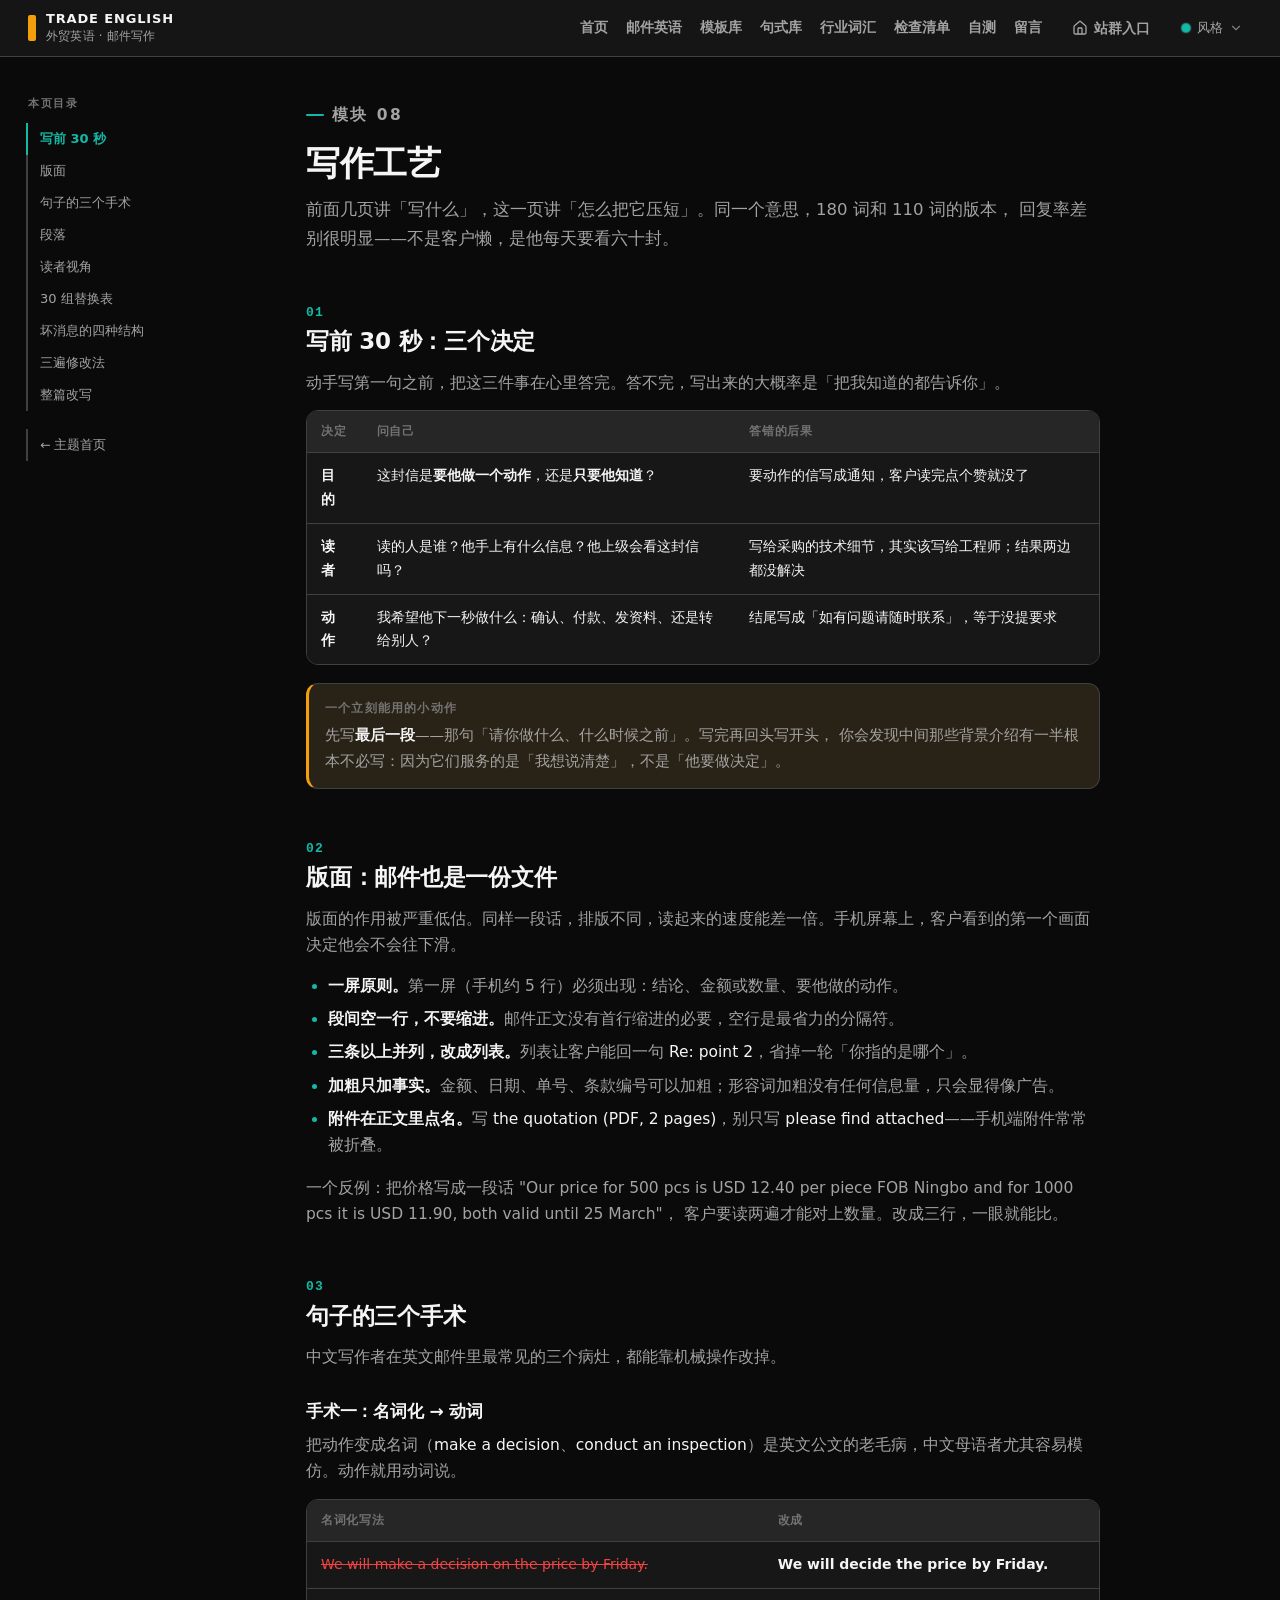
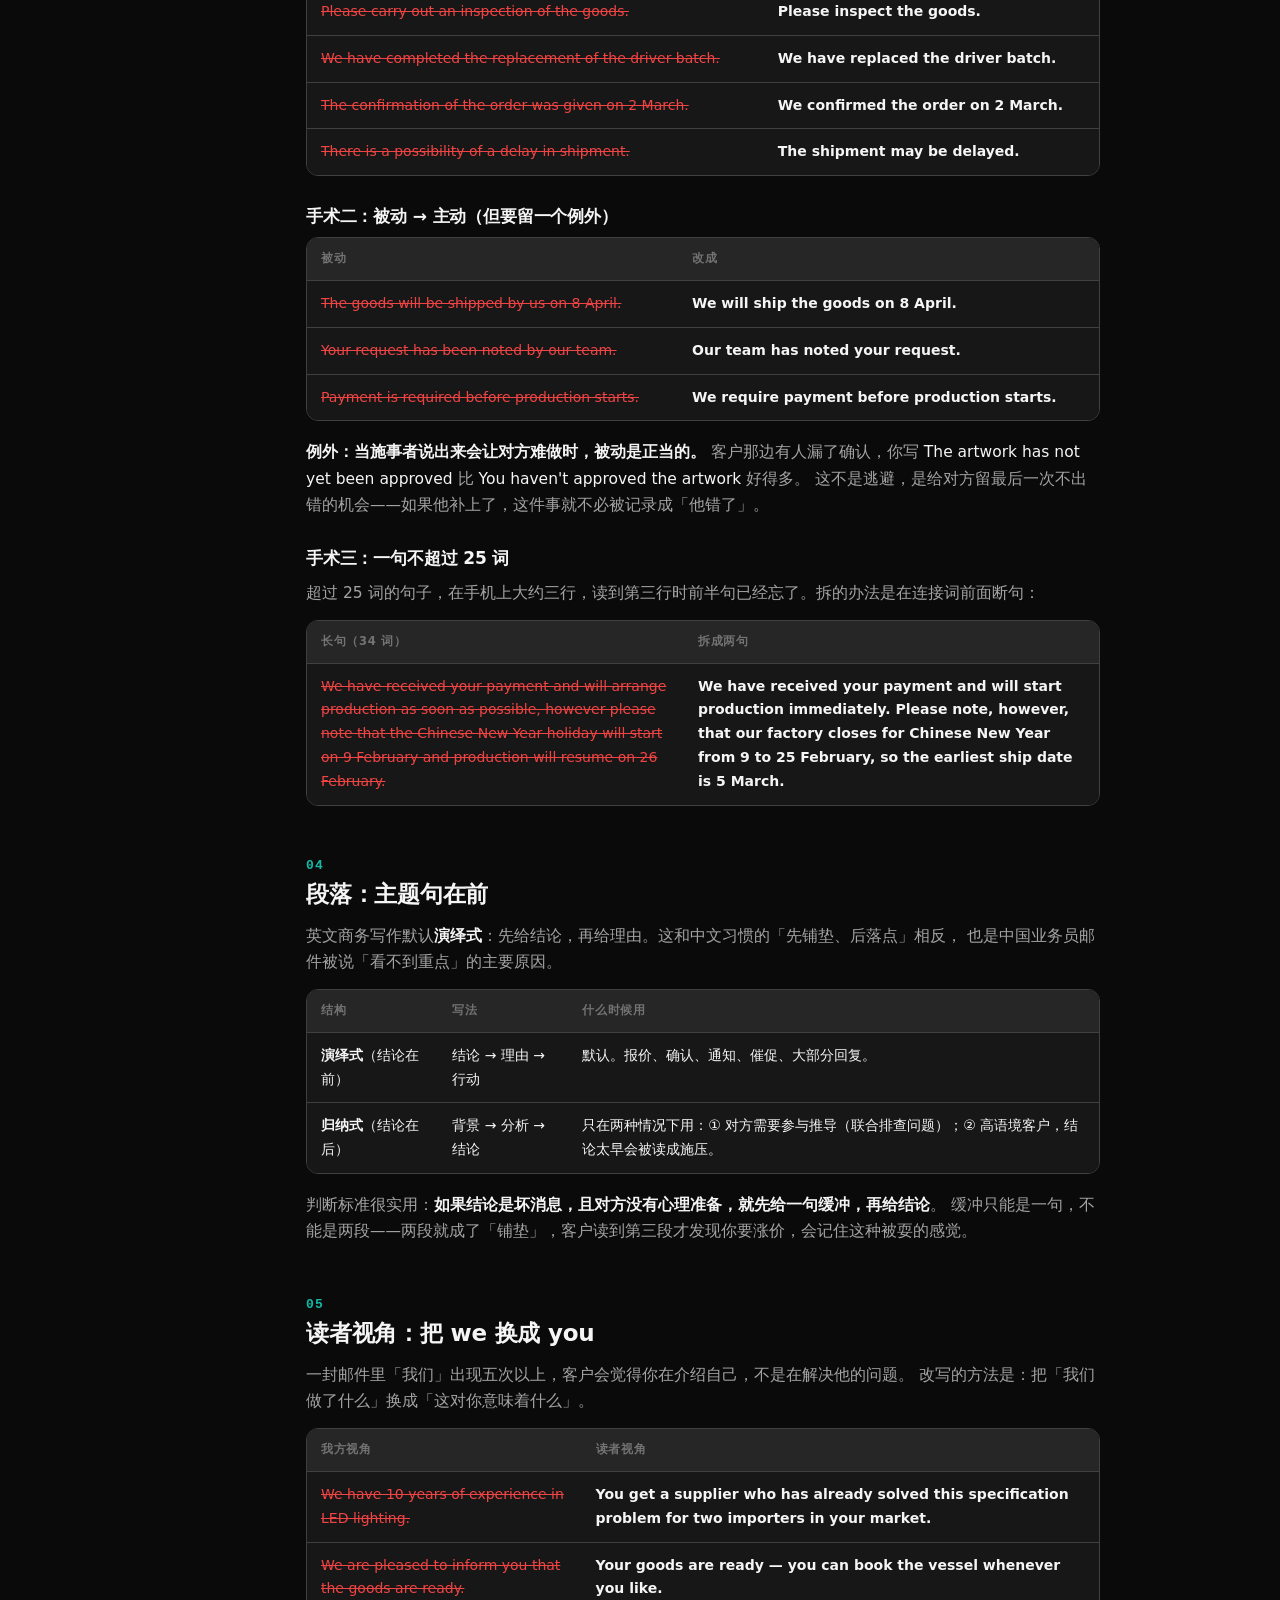
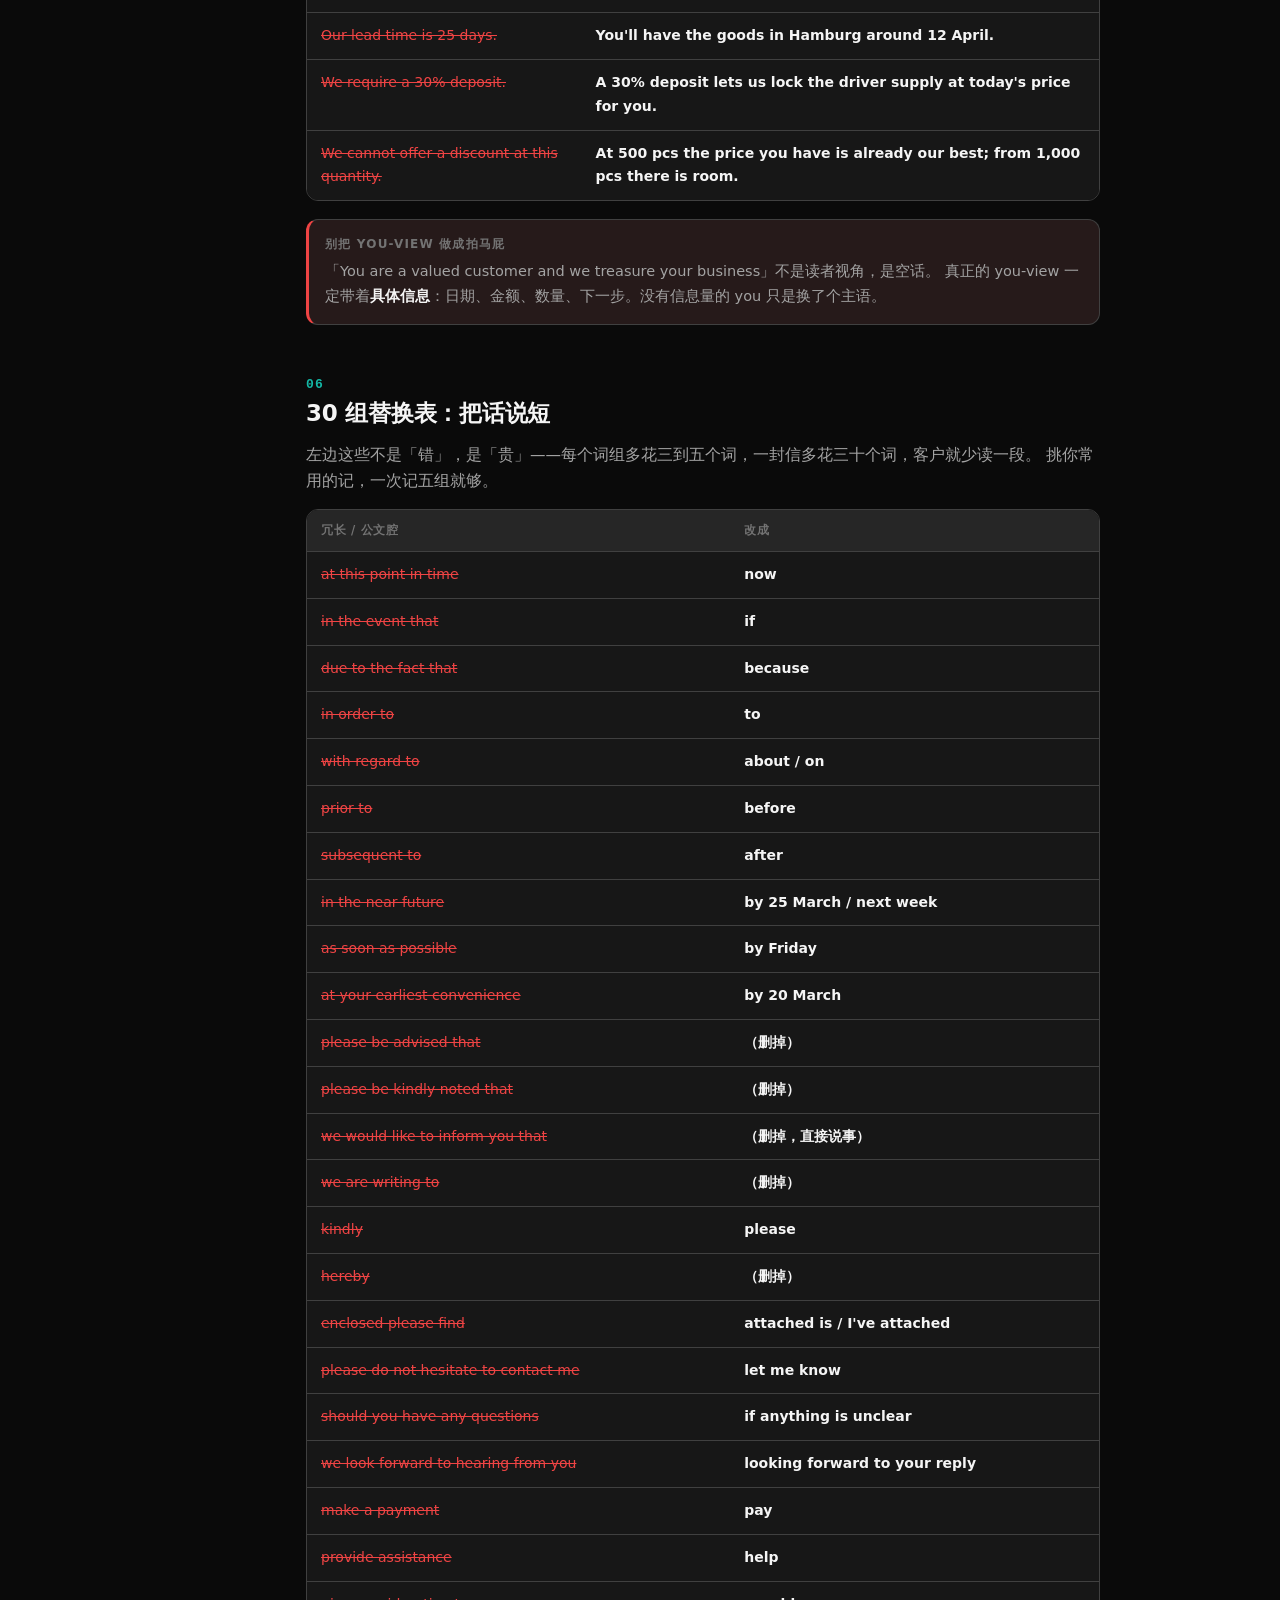
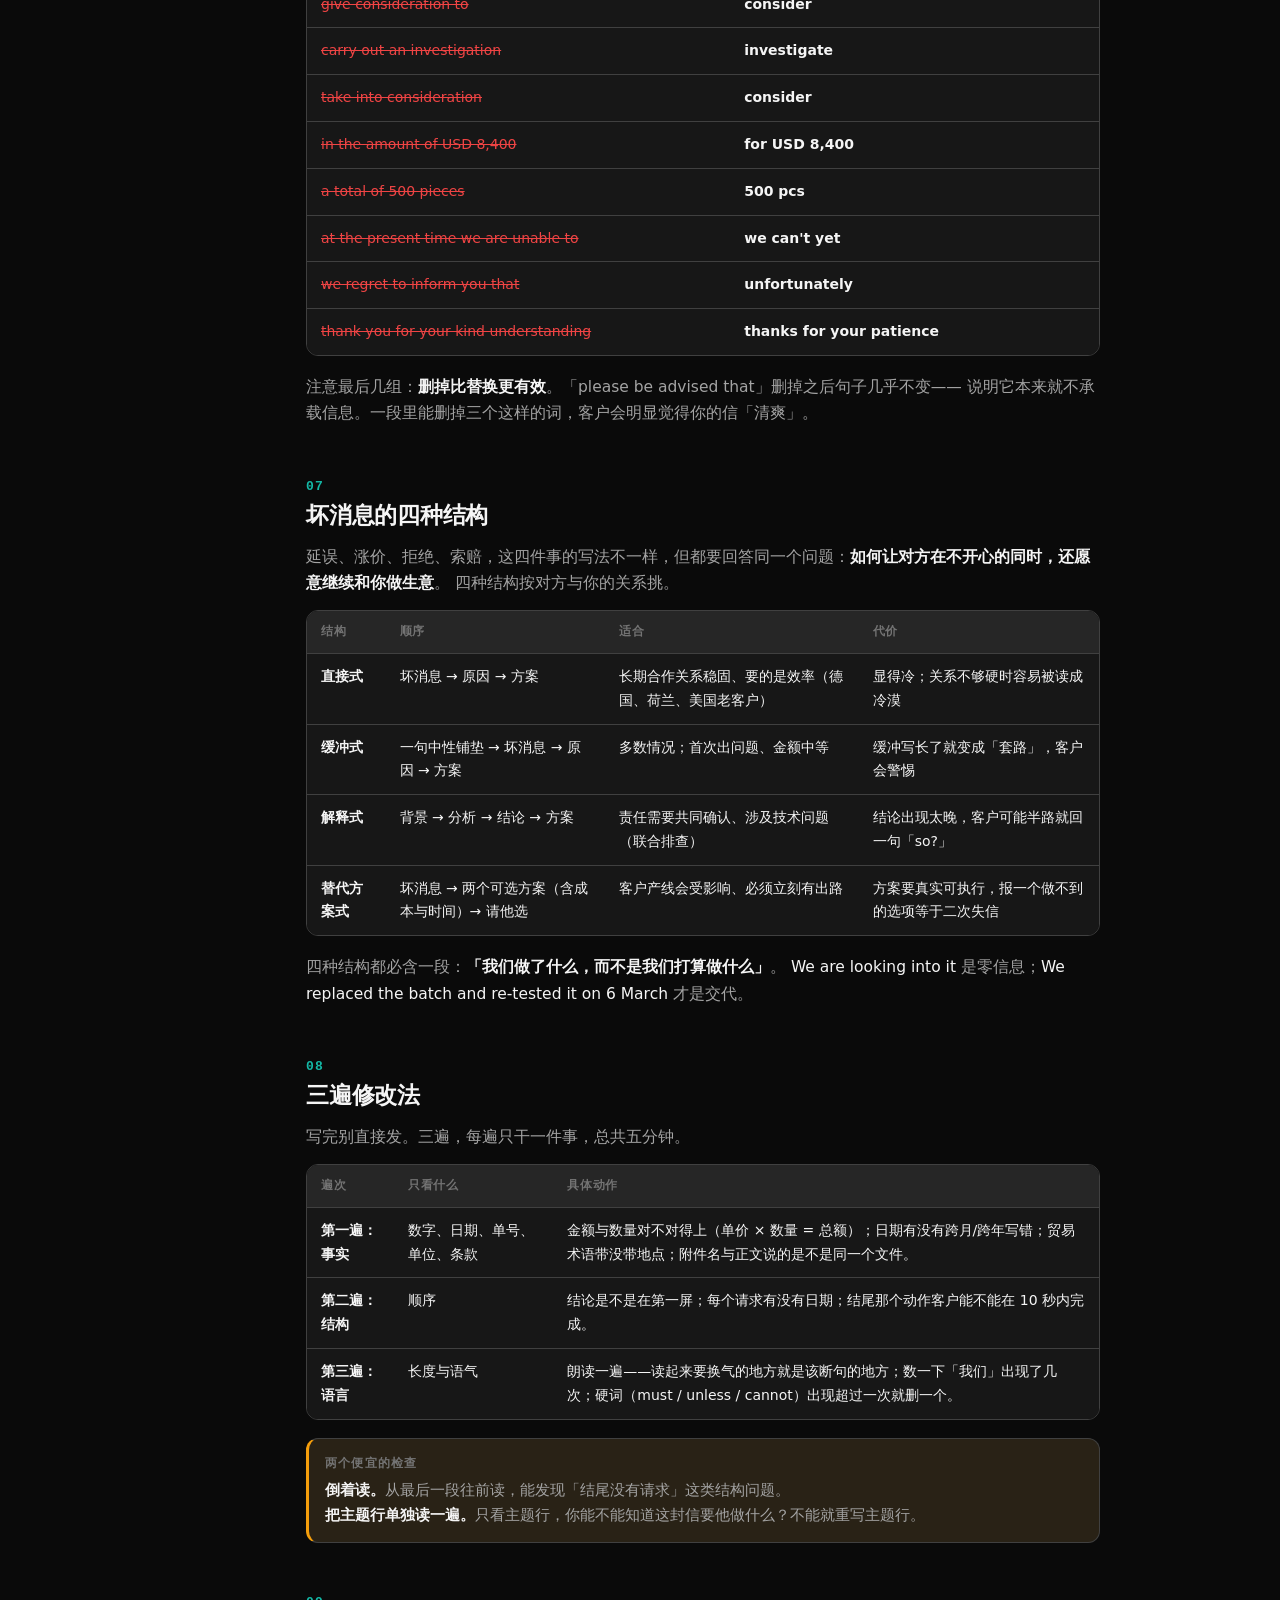
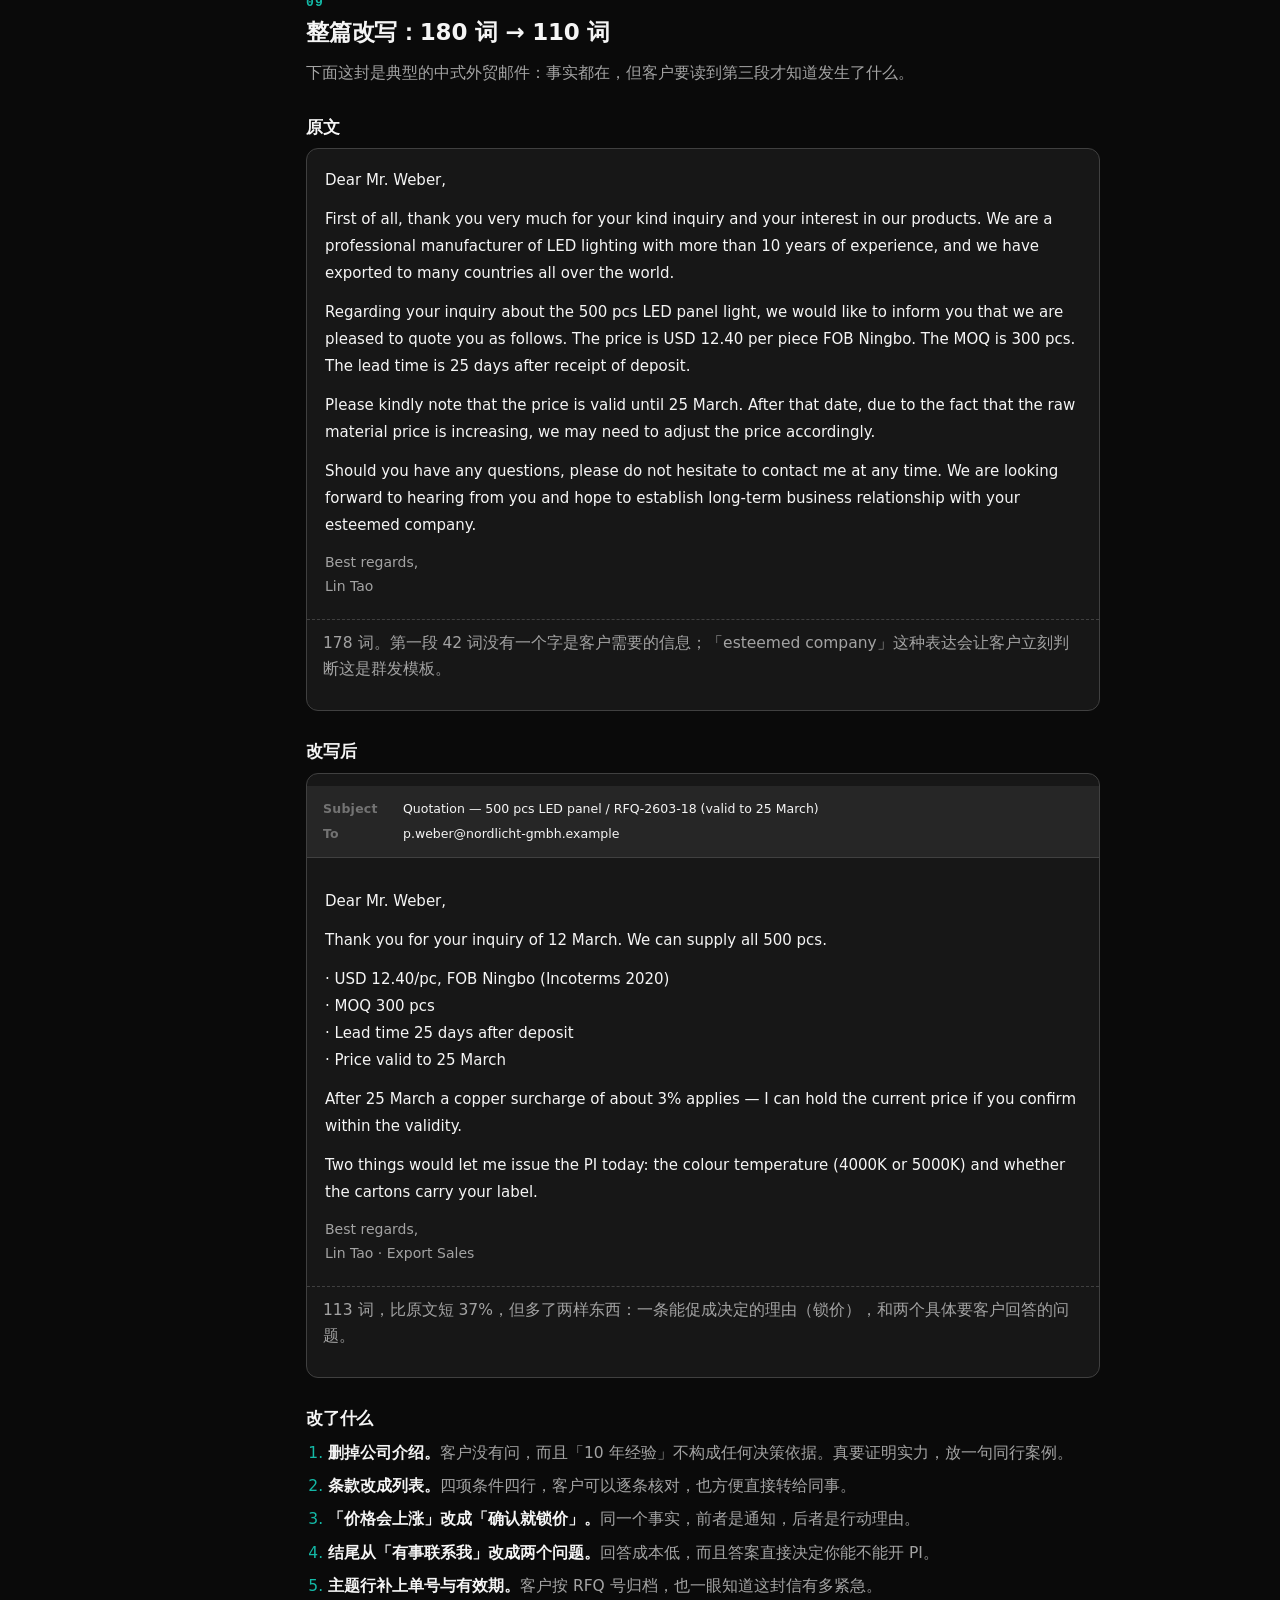
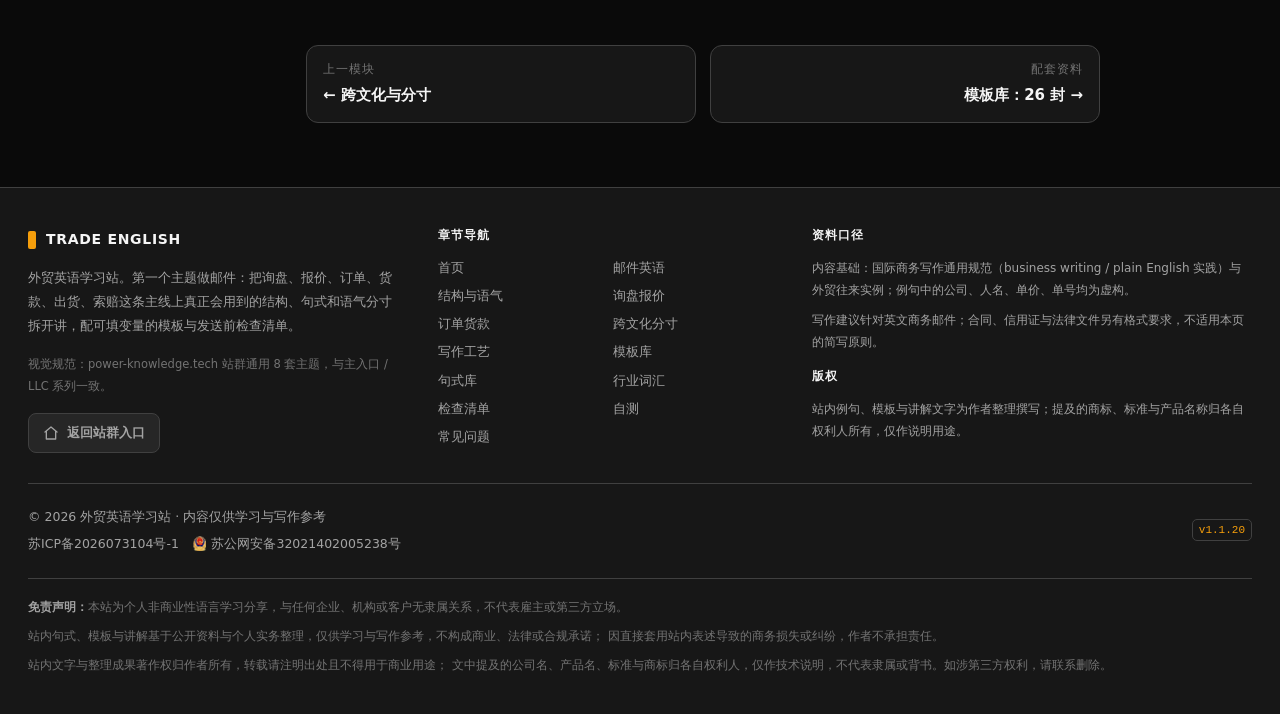
<file: email/craft.html>
<!DOCTYPE html>
<html lang="zh-CN">
<head>
<meta charset="UTF-8" />
<meta name="viewport" content="width=device-width, initial-scale=1" />
<title>写作工艺 · 邮件英语 · 外贸英语学习站</title>
<meta name="description" content="把外贸邮件写短、写清的具体工艺：写前三个决定、版面与段落、名词化与被动语态的手术、读者视角改写、30 组中式冗长替换表、坏消息的四种结构、三遍修改法。" />
<link rel="canonical" href="https://www.english.power-knowledge.tech/email/craft" />
<meta name="theme-color" content="#0a0a0a" />
<link rel="icon" href="data:image/svg+xml,<svg xmlns='http://www.w3.org/2000/svg' viewBox='0 0 32 32'><rect width='32' height='32' rx='7' fill='%230f766e'/><path d='M9 13v10M23 13v10M9 18h14' stroke='%23fff' stroke-width='2.4' stroke-linecap='round'/></svg>" />
<script>
  (function () {
    var IDS = ['dark-teal', 'blue', 'navy-tech', 'graphite', 'warm-paper', 'forest', 'indigo', 'sea-salt'];
    var BG = { 'dark-teal': '#0a0a0a', blue: '#f6f7f9', 'navy-tech': '#0b1a2b', graphite: '#f2f3f5', 'warm-paper': '#faf6ed', forest: '#0c1712', indigo: '#f6f5fc', 'sea-salt': '#eef7f7' };
    try {
      var q = new URLSearchParams(location.search).get('theme');
      var v = IDS.indexOf(q) >= 0 ? q : localStorage.getItem('pk-theme');
      if (IDS.indexOf(v) >= 0) {
        document.documentElement.dataset.theme = v;
        var m = document.querySelector('meta[name="theme-color"]');
        if (m && BG[v]) m.setAttribute('content', BG[v]);
      }
    } catch (e) {}
  })();
</script>
<link rel="stylesheet" href="/assets/css/theme-vars.css" />
<link rel="stylesheet" href="/assets/css/theme-switcher.css" />
<link rel="stylesheet" href="/assets/css/header.css" />
<link rel="stylesheet" href="/assets/css/footer.css" />
<link rel="stylesheet" href="/assets/css/site.css" />
</head>
<body>
<a class="skip-link" href="#main">跳到正文</a>

<header class="topbar">
  <div class="bar">
    <a class="brand" href="/" aria-label="外贸英语学习站首页">
      <i class="mark" aria-hidden="true"></i>
      <span class="brand-text">
        <span class="brand-en">TRADE ENGLISH</span>
        <span class="brand-sub">外贸英语 · 邮件写作</span>
      </span>
    </a>
    <button class="nav-toggle" type="button" aria-expanded="false" aria-controls="navlinks">目录 ▾</button>
    <nav class="navlinks" id="navlinks" aria-label="主导航">
      <a href="/">首页</a>
      <a href="/email/" data-topic="email">邮件英语</a>
      <a href="/email/templates">模板库</a>
      <a href="/email/phrases">句式库</a>
      <a href="/glossary/">行业词汇</a>
      <a href="/email/checklist">检查清单</a>
      <a href="/practice">自测</a>
    </nav>
<a class="group-entry" href="https://power-knowledge.tech/">
      <svg width="16" height="16" viewBox="0 0 24 24" fill="none" stroke="currentColor"
           stroke-width="2" stroke-linecap="round" stroke-linejoin="round" aria-hidden="true">
        <path d="M15 21v-8a1 1 0 0 0-1-1h-4a1 1 0 0 0-1 1v8"></path>
        <path d="M3 10a2 2 0 0 1 .709-1.528l7-5.999a2 2 0 0 1 2.582 0l7 5.999A2 2 0 0 1 21 10v9a2 2 0 0 1-2 2H5a2 2 0 0 1-2-2z"></path>
      </svg>
      站群入口
    </a>
    <div id="pk-theme-switcher"></div>
  </div>
</header>

<main id="main">
  <div class="shell">
    <div class="content-grid">
      <aside class="toc" aria-label="本页目录">
        <h4>本页目录</h4>
        <a href="#plan">写前 30 秒</a>
        <a href="#layout">版面</a>
        <a href="#sentence">句子的三个手术</a>
        <a href="#para">段落</a>
        <a href="#youview">读者视角</a>
        <a href="#plain">30 组替换表</a>
        <a href="#badnews">坏消息的四种结构</a>
        <a href="#revise">三遍修改法</a>
        <a href="#rewrite">整篇改写</a>
        <a class="toc-back" href="/email/">← 主题首页</a>
      </aside>

      <article class="prose">
        <p class="eyebrow">模块 08</p>
        <h1 style="font-size:clamp(26px,3.2vw,34px);margin-bottom:12px">写作工艺</h1>
        <p style="font-size:16.5px">
          前面几页讲「写什么」，这一页讲「怎么把它压短」。同一个意思，180 词和 110 词的版本，
          回复率差别很明显——不是客户懒，是他每天要看六十封。
        </p>

        <h2 id="plan"><span class="num">01</span>写前 30 秒：三个决定</h2>
        <p>动手写第一句之前，把这三件事在心里答完。答不完，写出来的大概率是「把我知道的都告诉你」。</p>
        <div class="table-wrap">
          <table>
            <thead><tr><th>决定</th><th>问自己</th><th>答错的后果</th></tr></thead>
            <tbody>
              <tr>
                <td><strong>目的</strong></td>
                <td>这封信是<strong>要他做一个动作</strong>，还是<strong>只要他知道</strong>？</td>
                <td>要动作的信写成通知，客户读完点个赞就没了</td>
              </tr>
              <tr>
                <td><strong>读者</strong></td>
                <td>读的人是谁？他手上有什么信息？他上级会看这封信吗？</td>
                <td>写给采购的技术细节，其实该写给工程师；结果两边都没解决</td>
              </tr>
              <tr>
                <td><strong>动作</strong></td>
                <td>我希望他下一秒做什么：确认、付款、发资料、还是转给别人？</td>
                <td>结尾写成「如有问题请随时联系」，等于没提要求</td>
              </tr>
            </tbody>
          </table>
        </div>
        <div class="callout callout--tip">
          <span class="co-title">一个立刻能用的小动作</span>
          先写<strong>最后一段</strong>——那句「请你做什么、什么时候之前」。写完再回头写开头，
          你会发现中间那些背景介绍有一半根本不必写：因为它们服务的是「我想说清楚」，不是「他要做决定」。
        </div>

        <h2 id="layout"><span class="num">02</span>版面：邮件也是一份文件</h2>
        <p>
          版面的作用被严重低估。同样一段话，排版不同，读起来的速度能差一倍。手机屏幕上，客户看到的第一个画面决定他会不会往下滑。
        </p>
        <ul>
          <li><strong>一屏原则。</strong>第一屏（手机约 5 行）必须出现：结论、金额或数量、要他做的动作。</li>
          <li><strong>段间空一行，不要缩进。</strong>邮件正文没有首行缩进的必要，空行是最省力的分隔符。</li>
          <li><strong>三条以上并列，改成列表。</strong>列表让客户能回一句 <span class="en">Re: point 2</span>，省掉一轮「你指的是哪个」。</li>
          <li><strong>加粗只加事实。</strong>金额、日期、单号、条款编号可以加粗；形容词加粗没有任何信息量，只会显得像广告。</li>
          <li><strong>附件在正文里点名。</strong>写 <span class="en">the quotation (PDF, 2 pages)</span>，别只写 <span class="en">please find attached</span>——手机端附件常常被折叠。</li>
        </ul>
        <p>
          一个反例：把价格写成一段话 <span class="bad">"Our price for 500 pcs is USD 12.40 per piece FOB Ningbo and for 1000 pcs it is USD 11.90, both valid until 25 March"</span>，
          客户要读两遍才能对上数量。改成三行，一眼就能比。
        </p>

        <h2 id="sentence"><span class="num">03</span>句子的三个手术</h2>
        <p>中文写作者在英文邮件里最常见的三个病灶，都能靠机械操作改掉。</p>

        <h3>手术一：名词化 → 动词</h3>
        <p>把动作变成名词（<span class="en">make a decision</span>、<span class="en">conduct an inspection</span>）是英文公文的老毛病，中文母语者尤其容易模仿。动作就用动词说。</p>
        <div class="table-wrap">
          <table>
            <thead><tr><th>名词化写法</th><th>改成</th></tr></thead>
            <tbody>
              <tr><td><span class="bad">We will make a decision on the price by Friday.</span></td><td><span class="good">We will decide the price by Friday.</span></td></tr>
              <tr><td><span class="bad">Please carry out an inspection of the goods.</span></td><td><span class="good">Please inspect the goods.</span></td></tr>
              <tr><td><span class="bad">We have completed the replacement of the driver batch.</span></td><td><span class="good">We have replaced the driver batch.</span></td></tr>
              <tr><td><span class="bad">The confirmation of the order was given on 2 March.</span></td><td><span class="good">We confirmed the order on 2 March.</span></td></tr>
              <tr><td><span class="bad">There is a possibility of a delay in shipment.</span></td><td><span class="good">The shipment may be delayed.</span></td></tr>
            </tbody>
          </table>
        </div>

        <h3>手术二：被动 → 主动（但要留一个例外）</h3>
        <div class="table-wrap">
          <table>
            <thead><tr><th>被动</th><th>改成</th></tr></thead>
            <tbody>
              <tr><td><span class="bad">The goods will be shipped by us on 8 April.</span></td><td><span class="good">We will ship the goods on 8 April.</span></td></tr>
              <tr><td><span class="bad">Your request has been noted by our team.</span></td><td><span class="good">Our team has noted your request.</span></td></tr>
              <tr><td><span class="bad">Payment is required before production starts.</span></td><td><span class="good">We require payment before production starts.</span></td></tr>
            </tbody>
          </table>
        </div>
        <p>
          <strong>例外：当施事者说出来会让对方难做时，被动是正当的。</strong>
          客户那边有人漏了确认，你写 <span class="en">The artwork has not yet been approved</span> 比 <span class="en">You haven't approved the artwork</span> 好得多。
          这不是逃避，是给对方留最后一次不出错的机会——如果他补上了，这件事就不必被记录成「他错了」。
        </p>

        <h3>手术三：一句不超过 25 词</h3>
        <p>超过 25 词的句子，在手机上大约三行，读到第三行时前半句已经忘了。拆的办法是在连接词前面断句：</p>
        <div class="table-wrap">
          <table>
            <thead><tr><th>长句（34 词）</th><th>拆成两句</th></tr></thead>
            <tbody>
              <tr>
                <td><span class="bad">We have received your payment and will arrange production as soon as possible, however please note that the Chinese New Year holiday will start on 9 February and production will resume on 26 February.</span></td>
                <td><span class="good">We have received your payment and will start production immediately. Please note, however, that our factory closes for Chinese New Year from 9 to 25 February, so the earliest ship date is 5 March.</span></td>
              </tr>
            </tbody>
          </table>
        </div>

        <h2 id="para"><span class="num">04</span>段落：主题句在前</h2>
        <p>
          英文商务写作默认<strong>演绎式</strong>：先给结论，再给理由。这和中文习惯的「先铺垫、后落点」相反，
          也是中国业务员邮件被说「看不到重点」的主要原因。
        </p>
        <div class="table-wrap">
          <table>
            <thead><tr><th>结构</th><th>写法</th><th>什么时候用</th></tr></thead>
            <tbody>
              <tr>
                <td><strong>演绎式</strong>（结论在前）</td>
                <td>结论 → 理由 → 行动</td>
                <td>默认。报价、确认、通知、催促、大部分回复。</td>
              </tr>
              <tr>
                <td><strong>归纳式</strong>（结论在后）</td>
                <td>背景 → 分析 → 结论</td>
                <td>只在两种情况下用：① 对方需要参与推导（联合排查问题）；② 高语境客户，结论太早会被读成施压。</td>
              </tr>
            </tbody>
          </table>
        </div>
        <p>
          判断标准很实用：<strong>如果结论是坏消息，且对方没有心理准备，就先给一句缓冲，再给结论</strong>。
          缓冲只能是一句，不能是两段——两段就成了「铺垫」，客户读到第三段才发现你要涨价，会记住这种被耍的感觉。
        </p>

        <h2 id="youview"><span class="num">05</span>读者视角：把 we 换成 you</h2>
        <p>
          一封邮件里「我们」出现五次以上，客户会觉得你在介绍自己，不是在解决他的问题。
          改写的方法是：把「我们做了什么」换成「这对你意味着什么」。
        </p>
        <div class="table-wrap">
          <table>
            <thead><tr><th>我方视角</th><th>读者视角</th></tr></thead>
            <tbody>
              <tr><td><span class="bad">We have 10 years of experience in LED lighting.</span></td><td><span class="good">You get a supplier who has already solved this specification problem for two importers in your market.</span></td></tr>
              <tr><td><span class="bad">We are pleased to inform you that the goods are ready.</span></td><td><span class="good">Your goods are ready — you can book the vessel whenever you like.</span></td></tr>
              <tr><td><span class="bad">Our lead time is 25 days.</span></td><td><span class="good">You'll have the goods in Hamburg around 12 April.</span></td></tr>
              <tr><td><span class="bad">We require a 30% deposit.</span></td><td><span class="good">A 30% deposit lets us lock the driver supply at today's price for you.</span></td></tr>
              <tr><td><span class="bad">We cannot offer a discount at this quantity.</span></td><td><span class="good">At 500 pcs the price you have is already our best; from 1,000 pcs there is room.</span></td></tr>
            </tbody>
          </table>
        </div>
        <div class="callout callout--warn">
          <span class="co-title">别把 you-view 做成拍马屁</span>
          「<span class="bad">You are a valued customer and we treasure your business</span>」不是读者视角，是空话。
          真正的 you-view 一定带着<strong>具体信息</strong>：日期、金额、数量、下一步。没有信息量的 you 只是换了个主语。
        </div>

        <h2 id="plain"><span class="num">06</span>30 组替换表：把话说短</h2>
        <p>
          左边这些不是「错」，是「贵」——每个词组多花三到五个词，一封信多花三十个词，客户就少读一段。
          挑你常用的记，一次记五组就够。
        </p>
        <div class="table-wrap">
          <table>
            <thead><tr><th>冗长 / 公文腔</th><th>改成</th></tr></thead>
            <tbody>
              <tr><td><span class="bad">at this point in time</span></td><td><span class="good">now</span></td></tr>
              <tr><td><span class="bad">in the event that</span></td><td><span class="good">if</span></td></tr>
              <tr><td><span class="bad">due to the fact that</span></td><td><span class="good">because</span></td></tr>
              <tr><td><span class="bad">in order to</span></td><td><span class="good">to</span></td></tr>
              <tr><td><span class="bad">with regard to</span></td><td><span class="good">about / on</span></td></tr>
              <tr><td><span class="bad">prior to</span></td><td><span class="good">before</span></td></tr>
              <tr><td><span class="bad">subsequent to</span></td><td><span class="good">after</span></td></tr>
              <tr><td><span class="bad">in the near future</span></td><td><span class="good">by 25 March / next week</span></td></tr>
              <tr><td><span class="bad">as soon as possible</span></td><td><span class="good">by Friday</span></td></tr>
              <tr><td><span class="bad">at your earliest convenience</span></td><td><span class="good">by 20 March</span></td></tr>
              <tr><td><span class="bad">please be advised that</span></td><td><span class="good">（删掉）</span></td></tr>
              <tr><td><span class="bad">please be kindly noted that</span></td><td><span class="good">（删掉）</span></td></tr>
              <tr><td><span class="bad">we would like to inform you that</span></td><td><span class="good">（删掉，直接说事）</span></td></tr>
              <tr><td><span class="bad">we are writing to</span></td><td><span class="good">（删掉）</span></td></tr>
              <tr><td><span class="bad">kindly</span></td><td><span class="good">please</span></td></tr>
              <tr><td><span class="bad">hereby</span></td><td><span class="good">（删掉）</span></td></tr>
              <tr><td><span class="bad">enclosed please find</span></td><td><span class="good">attached is / I've attached</span></td></tr>
              <tr><td><span class="bad">please do not hesitate to contact me</span></td><td><span class="good">let me know</span></td></tr>
              <tr><td><span class="bad">should you have any questions</span></td><td><span class="good">if anything is unclear</span></td></tr>
              <tr><td><span class="bad">we look forward to hearing from you</span></td><td><span class="good">looking forward to your reply</span></td></tr>
              <tr><td><span class="bad">make a payment</span></td><td><span class="good">pay</span></td></tr>
              <tr><td><span class="bad">provide assistance</span></td><td><span class="good">help</span></td></tr>
              <tr><td><span class="bad">give consideration to</span></td><td><span class="good">consider</span></td></tr>
              <tr><td><span class="bad">carry out an investigation</span></td><td><span class="good">investigate</span></td></tr>
              <tr><td><span class="bad">take into consideration</span></td><td><span class="good">consider</span></td></tr>
              <tr><td><span class="bad">in the amount of USD 8,400</span></td><td><span class="good">for USD 8,400</span></td></tr>
              <tr><td><span class="bad">a total of 500 pieces</span></td><td><span class="good">500 pcs</span></td></tr>
              <tr><td><span class="bad">at the present time we are unable to</span></td><td><span class="good">we can't yet</span></td></tr>
              <tr><td><span class="bad">we regret to inform you that</span></td><td><span class="good">unfortunately</span></td></tr>
              <tr><td><span class="bad">thank you for your kind understanding</span></td><td><span class="good">thanks for your patience</span></td></tr>
            </tbody>
          </table>
        </div>
        <p>
          注意最后几组：<strong>删掉比替换更有效</strong>。「please be advised that」删掉之后句子几乎不变——
          说明它本来就不承载信息。一段里能删掉三个这样的词，客户会明显觉得你的信「清爽」。
        </p>

        <h2 id="badnews"><span class="num">07</span>坏消息的四种结构</h2>
        <p>
          延误、涨价、拒绝、索赔，这四件事的写法不一样，但都要回答同一个问题：<strong>如何让对方在不开心的同时，还愿意继续和你做生意</strong>。
          四种结构按对方与你的关系挑。
        </p>
        <div class="table-wrap">
          <table>
            <thead><tr><th>结构</th><th>顺序</th><th>适合</th><th>代价</th></tr></thead>
            <tbody>
              <tr>
                <td><strong>直接式</strong></td>
                <td>坏消息 → 原因 → 方案</td>
                <td>长期合作关系稳固、要的是效率（德国、荷兰、美国老客户）</td>
                <td>显得冷；关系不够硬时容易被读成冷漠</td>
              </tr>
              <tr>
                <td><strong>缓冲式</strong></td>
                <td>一句中性铺垫 → 坏消息 → 原因 → 方案</td>
                <td>多数情况；首次出问题、金额中等</td>
                <td>缓冲写长了就变成「套路」，客户会警惕</td>
              </tr>
              <tr>
                <td><strong>解释式</strong></td>
                <td>背景 → 分析 → 结论 → 方案</td>
                <td>责任需要共同确认、涉及技术问题（联合排查）</td>
                <td>结论出现太晚，客户可能半路就回一句「so?」</td>
              </tr>
              <tr>
                <td><strong>替代方案式</strong></td>
                <td>坏消息 → 两个可选方案（含成本与时间）→ 请他选</td>
                <td>客户产线会受影响、必须立刻有出路</td>
                <td>方案要真实可执行，报一个做不到的选项等于二次失信</td>
              </tr>
            </tbody>
          </table>
        </div>
        <p>
          四种结构都必含一段：<strong>「我们做了什么，而不是我们打算做什么」</strong>。
          <span class="en">We are looking into it</span> 是零信息；<span class="en">We replaced the batch and re-tested it on 6 March</span> 才是交代。
        </p>

        <h2 id="revise"><span class="num">08</span>三遍修改法</h2>
        <p>写完别直接发。三遍，每遍只干一件事，总共五分钟。</p>
        <div class="table-wrap">
          <table>
            <thead><tr><th>遍次</th><th>只看什么</th><th>具体动作</th></tr></thead>
            <tbody>
              <tr>
                <td><strong>第一遍：事实</strong></td>
                <td>数字、日期、单号、单位、条款</td>
                <td>金额与数量对不对得上（单价 × 数量 = 总额）；日期有没有跨月/跨年写错；贸易术语带没带地点；附件名与正文说的是不是同一个文件。</td>
              </tr>
              <tr>
                <td><strong>第二遍：结构</strong></td>
                <td>顺序</td>
                <td>结论是不是在第一屏；每个请求有没有日期；结尾那个动作客户能不能在 10 秒内完成。</td>
              </tr>
              <tr>
                <td><strong>第三遍：语言</strong></td>
                <td>长度与语气</td>
                <td>朗读一遍——读起来要换气的地方就是该断句的地方；数一下「我们」出现了几次；硬词（must / unless / cannot）出现超过一次就删一个。</td>
              </tr>
            </tbody>
          </table>
        </div>
        <div class="callout callout--tip">
          <span class="co-title">两个便宜的检查</span>
          <b>倒着读。</b>从最后一段往前读，能发现「结尾没有请求」这类结构问题。<br />
          <b>把主题行单独读一遍。</b>只看主题行，你能不能知道这封信要他做什么？不能就重写主题行。
        </div>

        <h2 id="rewrite"><span class="num">09</span>整篇改写：180 词 → 110 词</h2>
        <p>下面这封是典型的中式外贸邮件：事实都在，但客户要读到第三段才知道发生了什么。</p>
        <h3>原文</h3>
        <div class="mail">
          <div class="mail-body">
            <p>Dear Mr. Weber,</p>
            <p>First of all, thank you very much for your kind inquiry and your interest in our products. We are a professional manufacturer of LED lighting with more than 10 years of experience, and we have exported to many countries all over the world.</p>
            <p>Regarding your inquiry about the 500 pcs LED panel light, we would like to inform you that we are pleased to quote you as follows. The price is USD 12.40 per piece FOB Ningbo. The MOQ is 300 pcs. The lead time is 25 days after receipt of deposit.</p>
            <p>Please kindly note that the price is valid until 25 March. After that date, due to the fact that the raw material price is increasing, we may need to adjust the price accordingly.</p>
            <p>Should you have any questions, please do not hesitate to contact me at any time. We are looking forward to hearing from you and hope to establish long-term business relationship with your esteemed company.</p>
            <p class="sig">Best regards,<br />Lin Tao</p>
          </div>
          <p class="mail-note">178 词。第一段 42 词没有一个字是客户需要的信息；「esteemed company」这种表达会让客户立刻判断这是群发模板。</p>
        </div>

        <h3>改写后</h3>
        <div class="mail">
          <dl class="mail-head">
            <dt>Subject</dt><dd>Quotation — 500 pcs LED panel / RFQ-2603-18 (valid to 25 March)</dd>
            <dt>To</dt><dd>p.weber@nordlicht-gmbh.example</dd>
          </dl>
          <div class="mail-body">
            <p>Dear Mr. Weber,</p>
            <p>Thank you for your inquiry of 12 March. We can supply all 500 pcs.</p>
            <p>· USD 12.40/pc, FOB Ningbo (Incoterms 2020)<br />
               · MOQ 300 pcs<br />
               · Lead time 25 days after deposit<br />
               · Price valid to 25 March</p>
            <p>After 25 March a copper surcharge of about 3% applies — I can hold the current price if you confirm within the validity.</p>
            <p>Two things would let me issue the PI today: the colour temperature (4000K or 5000K) and whether the cartons carry your label.</p>
            <p class="sig">Best regards,<br />Lin Tao · Export Sales</p>
          </div>
          <p class="mail-note">113 词，比原文短 37%，但多了两样东西：一条能促成决定的理由（锁价），和两个具体要客户回答的问题。</p>
        </div>

        <h3>改了什么</h3>
        <ol>
          <li><strong>删掉公司介绍。</strong>客户没有问，而且「10 年经验」不构成任何决策依据。真要证明实力，放一句同行案例。</li>
          <li><strong>条款改成列表。</strong>四项条件四行，客户可以逐条核对，也方便直接转给同事。</li>
          <li><strong>「价格会上涨」改成「确认就锁价」。</strong>同一个事实，前者是通知，后者是行动理由。</li>
          <li><strong>结尾从「有事联系我」改成两个问题。</strong>回答成本低，而且答案直接决定你能不能开 PI。</li>
          <li><strong>主题行补上单号与有效期。</strong>客户按 RFQ 号归档，也一眼知道这封信有多紧急。</li>
        </ol>

        <div class="pager">
          <a href="/email/culture"><small>上一模块</small><strong>← 跨文化与分寸</strong></a>
          <a class="next" href="/email/templates"><small>配套资料</small><strong>模板库：26 封 →</strong></a>
        </div>
      </article>
    </div>
  </div>
</main>

<footer>
  <div class="foot-wrap">
    <div class="foot-grid">
      <div class="foot-col">
        <div class="foot-brand">
          <i class="mark" aria-hidden="true"></i>
          <b>TRADE ENGLISH</b>
        </div>
        <p class="foot-desc">
          外贸英语学习站。第一个主题做邮件：把询盘、报价、订单、货款、出货、索赔这条主线上真正会用到的结构、句式和语气分寸拆开讲，配可填变量的模板与发送前检查清单。
        </p>
        <p class="foot-note foot-note-tight">
          视觉规范：power-knowledge.tech 站群通用 8 套主题，与主入口 / LLC 系列一致。
        </p>
        <a class="foot-back" href="https://power-knowledge.tech/">
          <svg width="16" height="16" viewBox="0 0 24 24" fill="none" stroke="currentColor"
               stroke-width="2" stroke-linecap="round" stroke-linejoin="round" aria-hidden="true">
            <path d="M3 10.5 12 3l9 7.5"></path>
            <path d="M5 9.5V21h14V9.5"></path>
          </svg>
          返回站群入口
        </a>
      </div>
      <div class="foot-col">
        <h4>章节导航</h4>
        <div class="foot-links">
          <a href="/">首页</a>
          <a href="/email/">邮件英语</a>
          <a href="/email/structure">结构与语气</a>
          <a href="/email/negotiation">询盘报价</a>
          <a href="/email/operations">订单货款</a>
          <a href="/email/culture">跨文化分寸</a>
          <a href="/email/craft">写作工艺</a>
          <a href="/email/templates">模板库</a>
          <a href="/email/phrases">句式库</a>
          <a href="/glossary/">行业词汇</a>
          <a href="/email/checklist">检查清单</a>
          <a href="/practice">自测</a>
          <a href="/email/#faq">常见问题</a>
        </div>
      </div>
      <div class="foot-col">
        <h4>资料口径</h4>
        <p class="foot-note">
          内容基础：国际商务写作通用规范（business writing / plain English 实践）与外贸往来实例；例句中的公司、人名、单价、单号均为虚构。
        </p>
        <p class="foot-note">
          写作建议针对英文商务邮件；合同、信用证与法律文件另有格式要求，不适用本页的简写原则。
        </p>
        <h4 class="foot-h-gap">版权</h4>
        <p class="foot-note">
          站内例句、模板与讲解文字为作者整理撰写；提及的商标、标准与产品名称归各自权利人所有，仅作说明用途。
        </p>
      </div>
    </div>
    <div class="foot-legal">
      <div>
        <p class="foot-copy">© 2026 外贸英语学习站 · 内容仅供学习与写作参考</p>
        <div class="foot-beian">
          <a href="https://beian.miit.gov.cn/" target="_blank" rel="noopener noreferrer">苏ICP备2026073104号-1</a>
          <a href="https://beian.mps.gov.cn/#/query/webSearch?code=32021402005238"
             target="_blank" rel="noreferrer">
            <img src="/beian.png" alt="" />苏公网安备32021402005238号
          </a>
        </div>
      </div>
      <div class="foot-legal-right"><span class="app-version">v1.1.20</span></div>
    </div>
    <div class="foot-disclaimer">
      <p>
        <b>免责声明：</b>本站为个人非商业性语言学习分享，与任何企业、机构或客户无隶属关系，不代表雇主或第三方立场。
      </p>
      <p>
        站内句式、模板与讲解基于公开资料与个人实务整理，仅供学习与写作参考，不构成商业、法律或合规承诺；
        因直接套用站内表述导致的商务损失或纠纷，作者不承担责任。
      </p>
      <p>
        站内文字与整理成果著作权归作者所有，转载请注明出处且不得用于商业用途；
        文中提及的公司名、产品名、标准与商标归各自权利人，仅作技术说明，不代表隶属或背书。如涉第三方权利，请联系删除。
      </p>
    </div>
  </div>
</footer>

<script src="/assets/js/theme.js" defer></script>
<script src="/assets/js/site.js" defer></script>
</body>
</html>
</file>
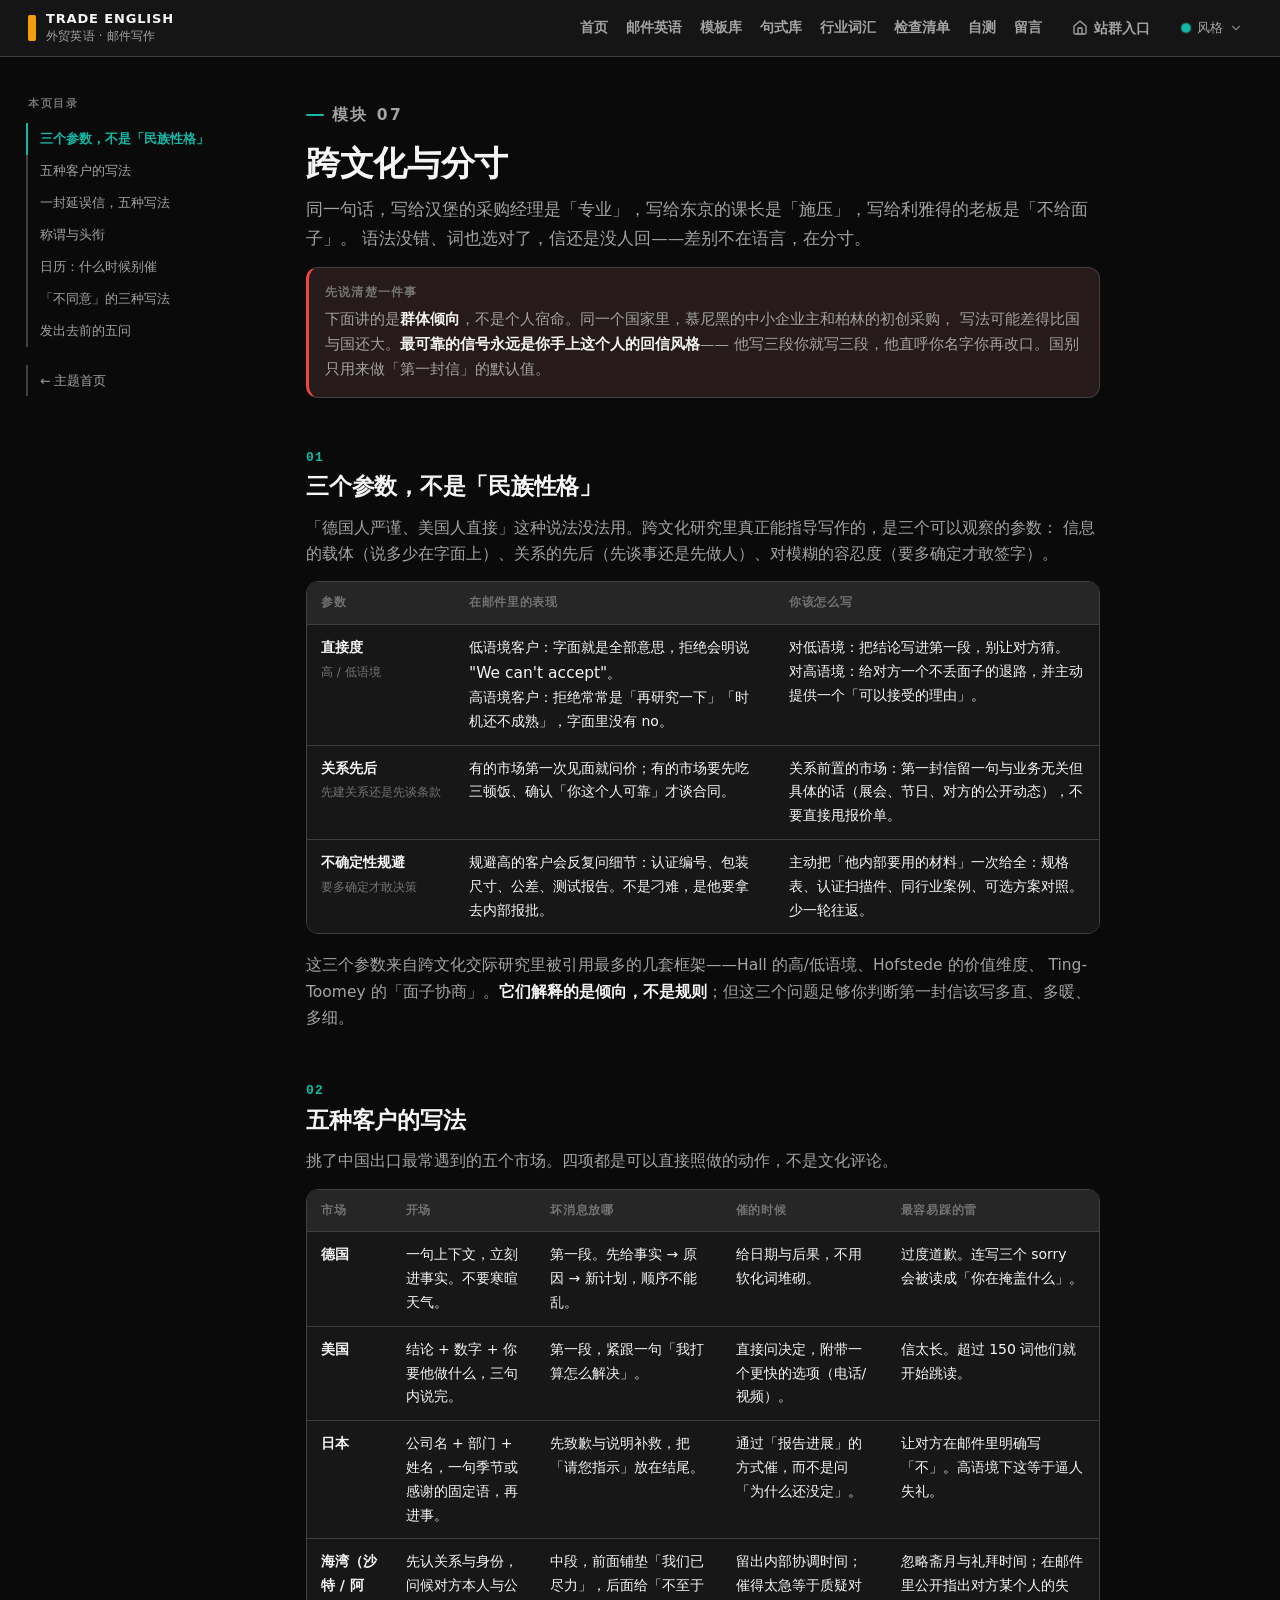
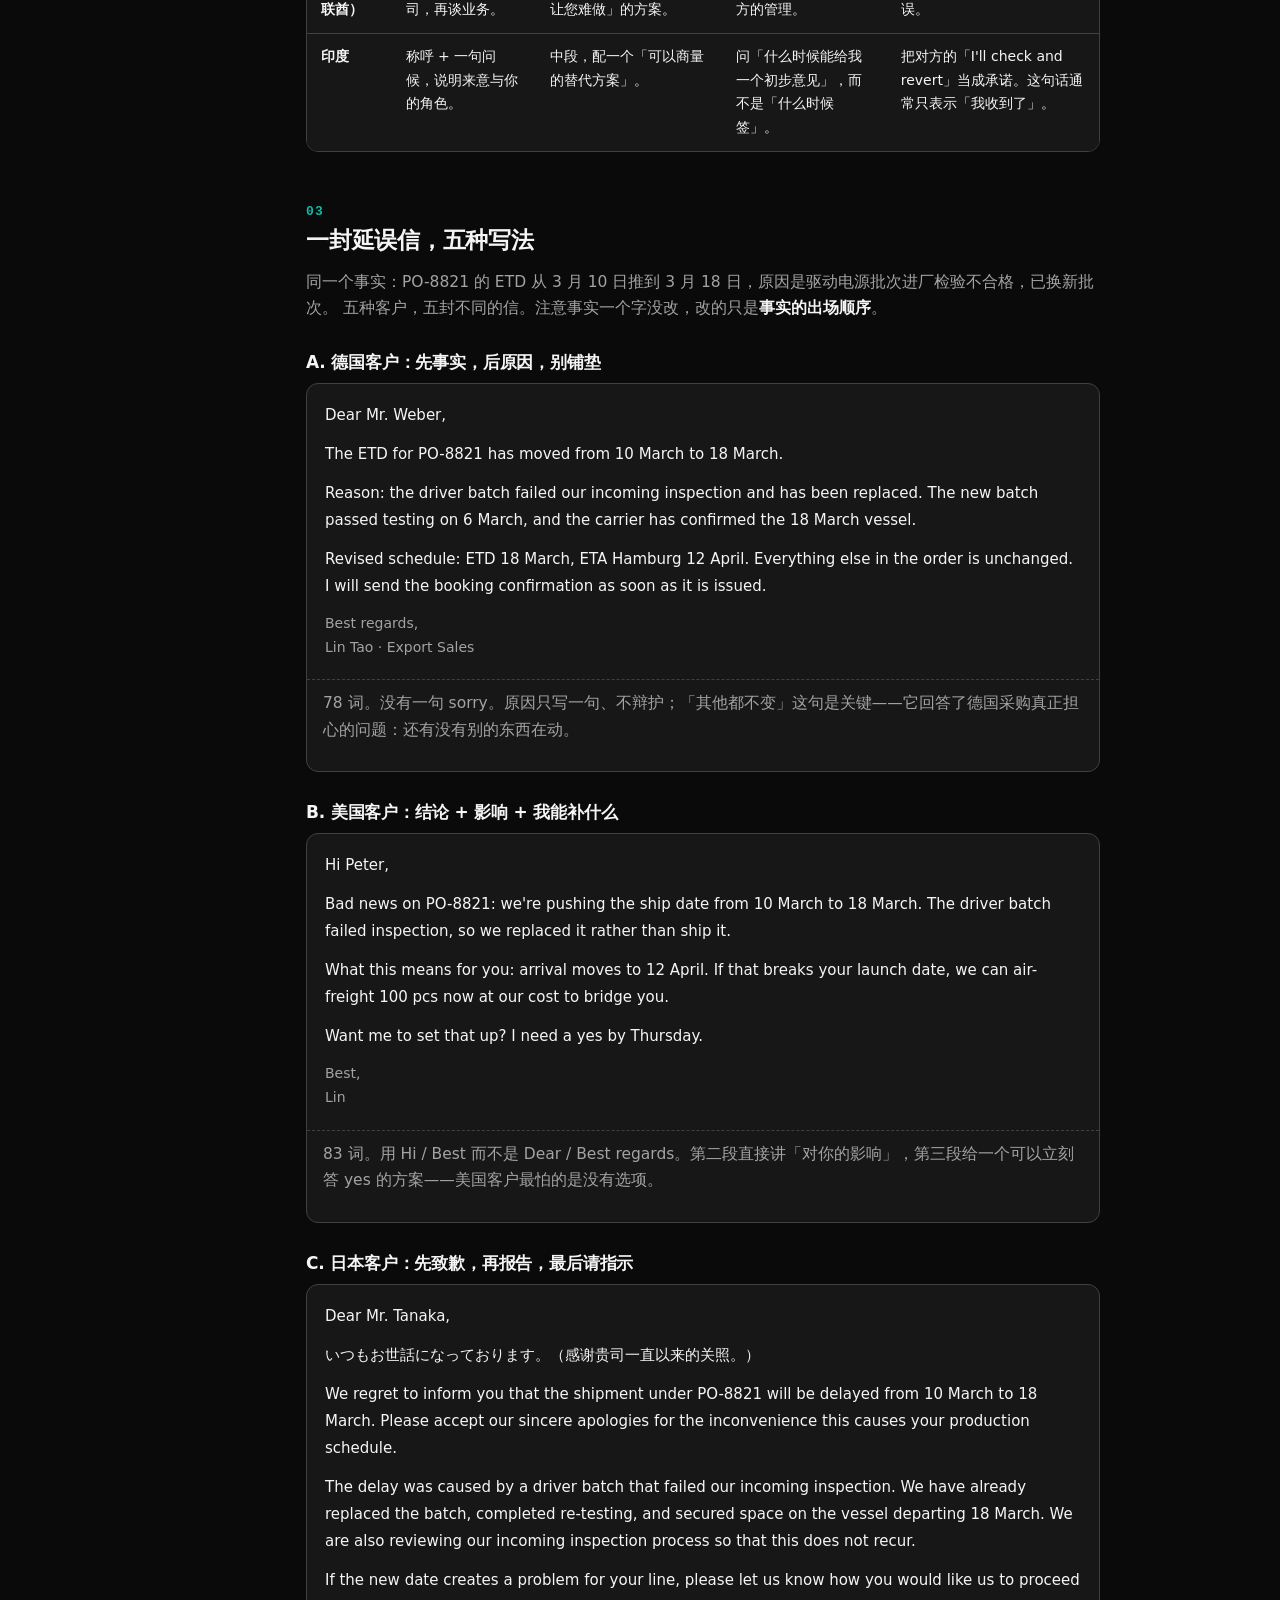
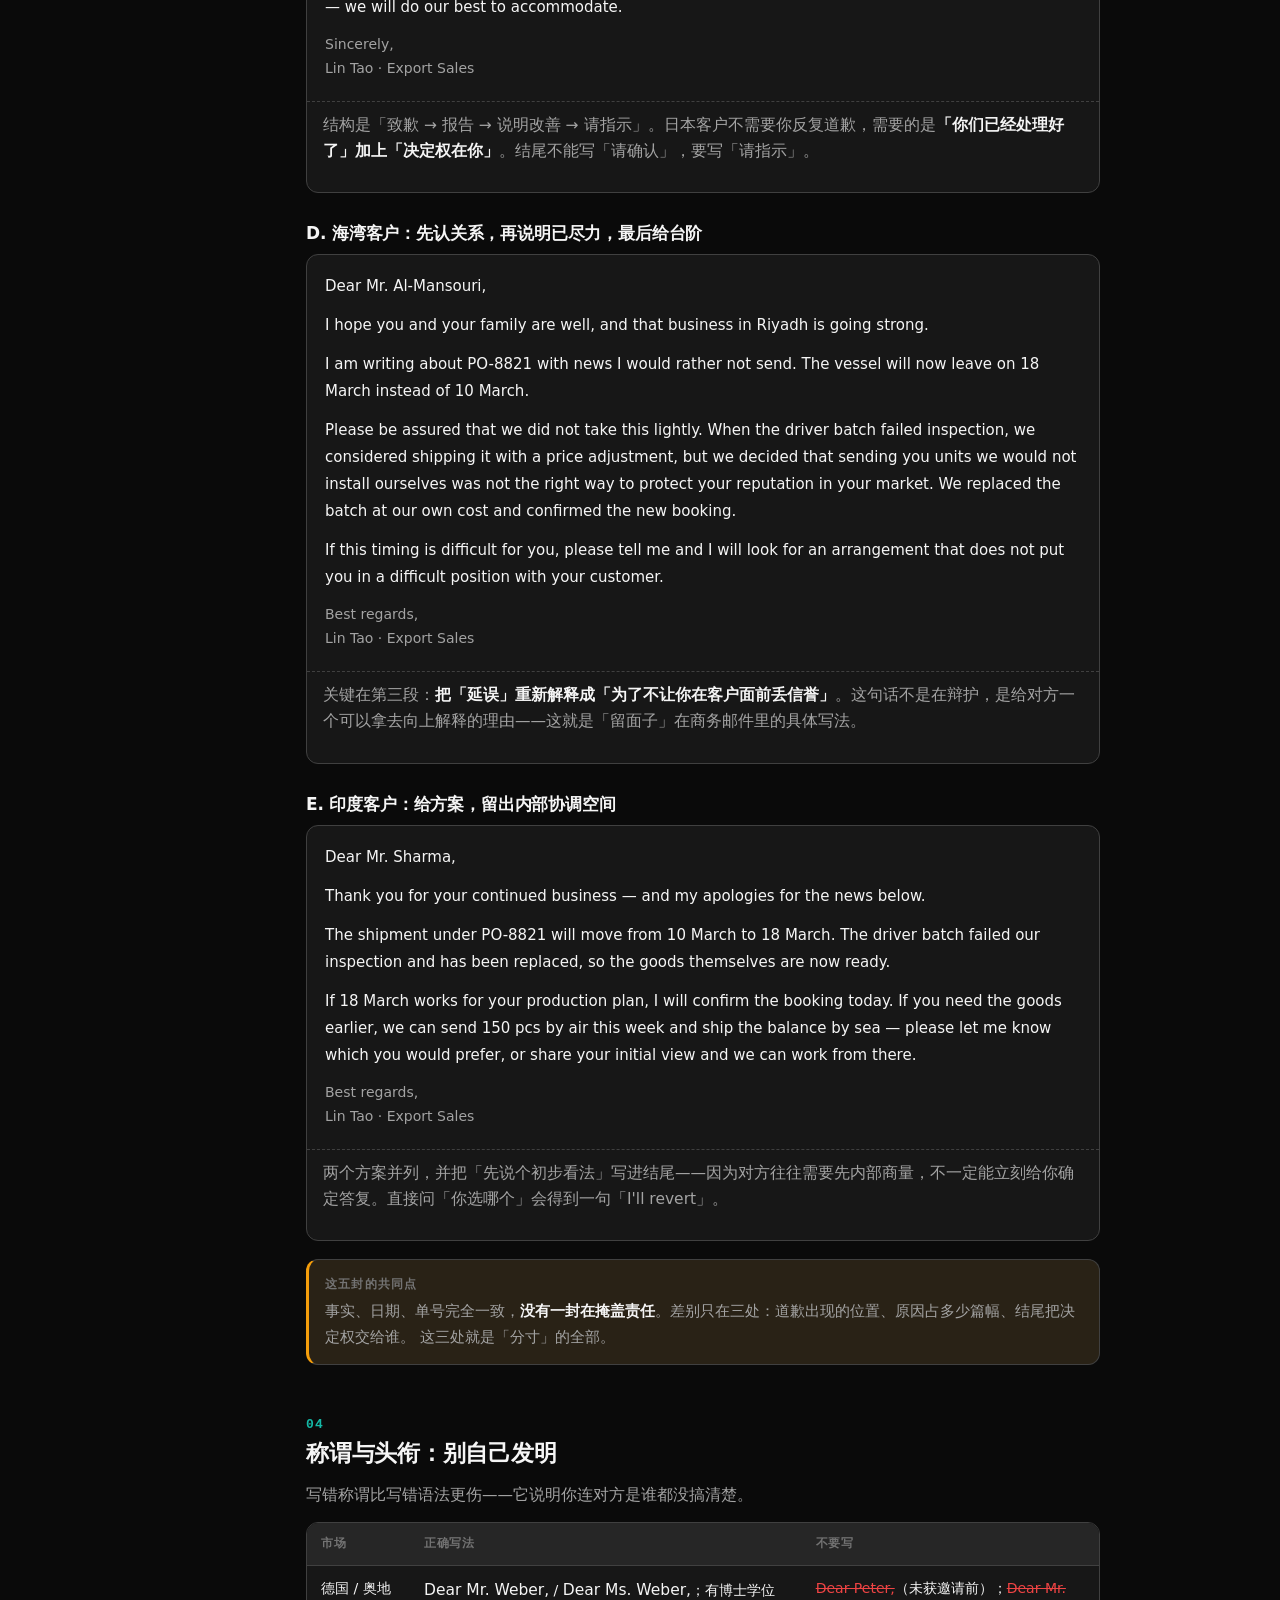
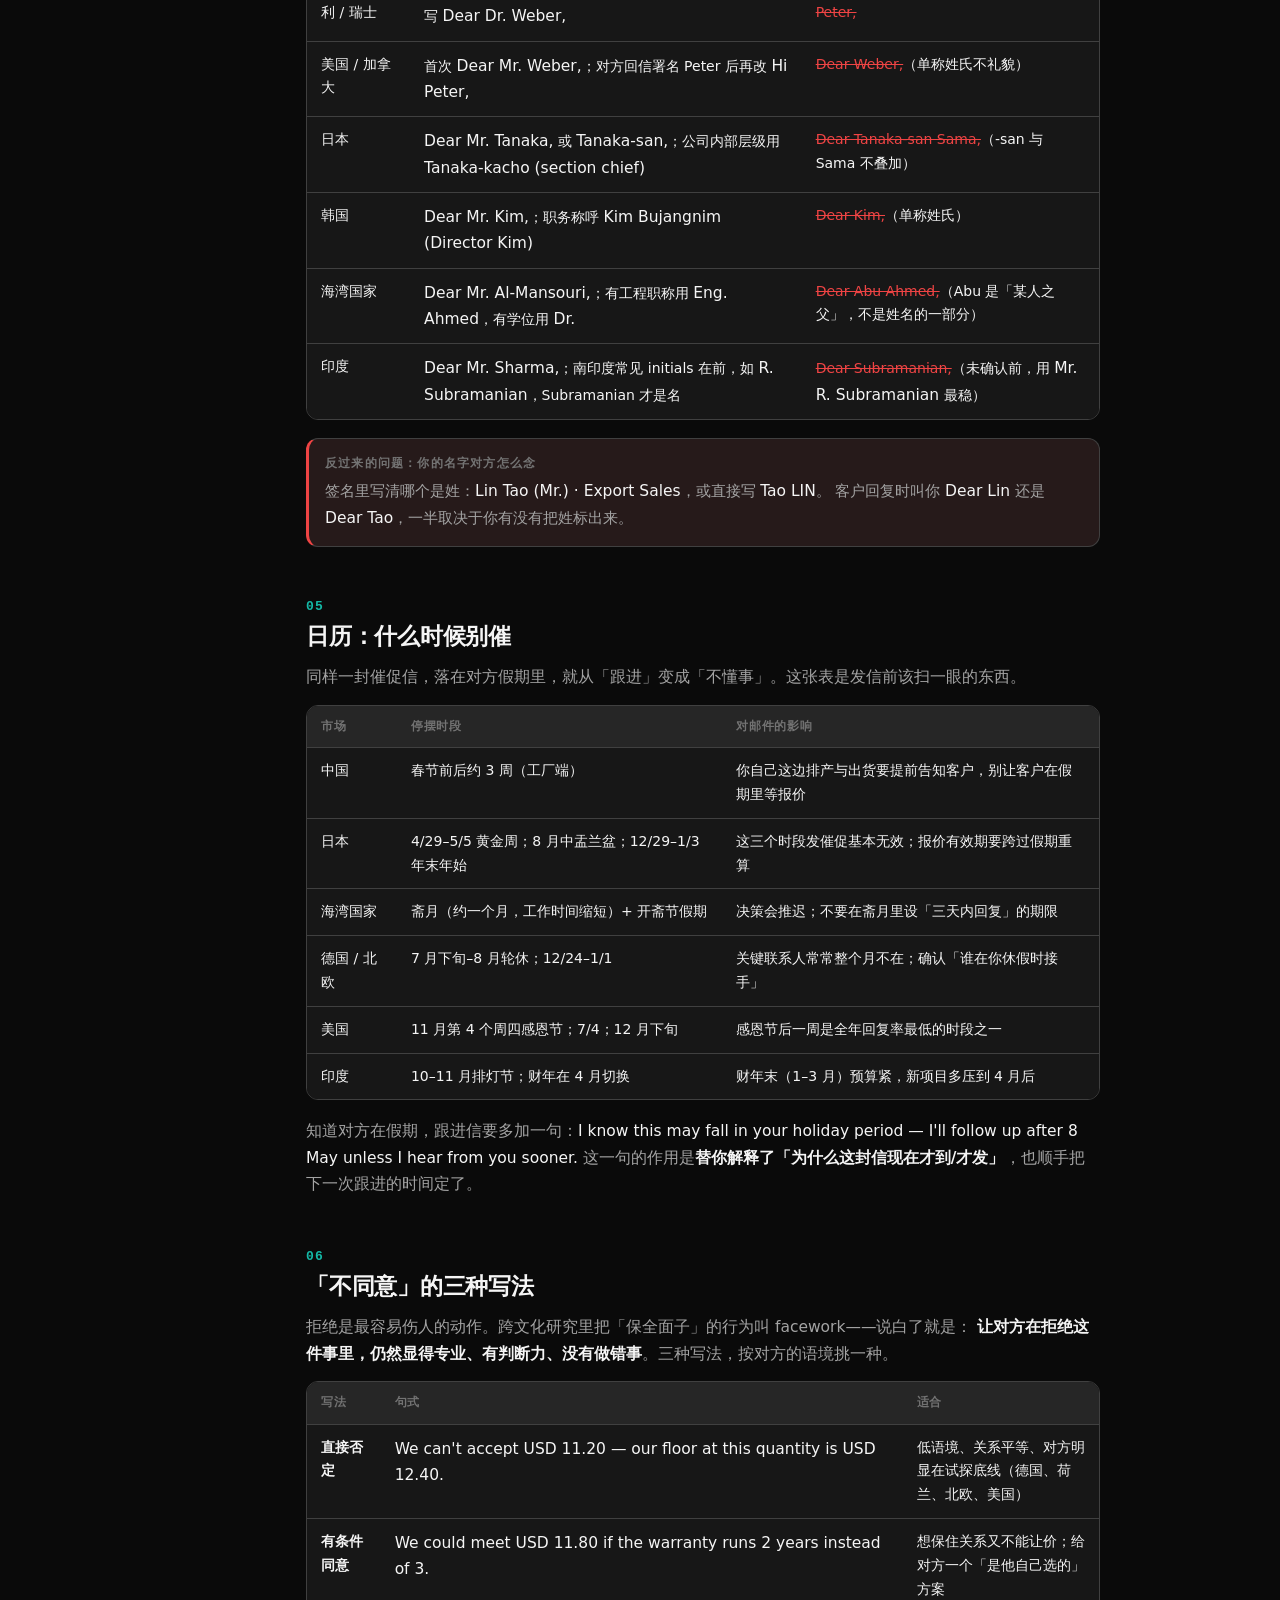
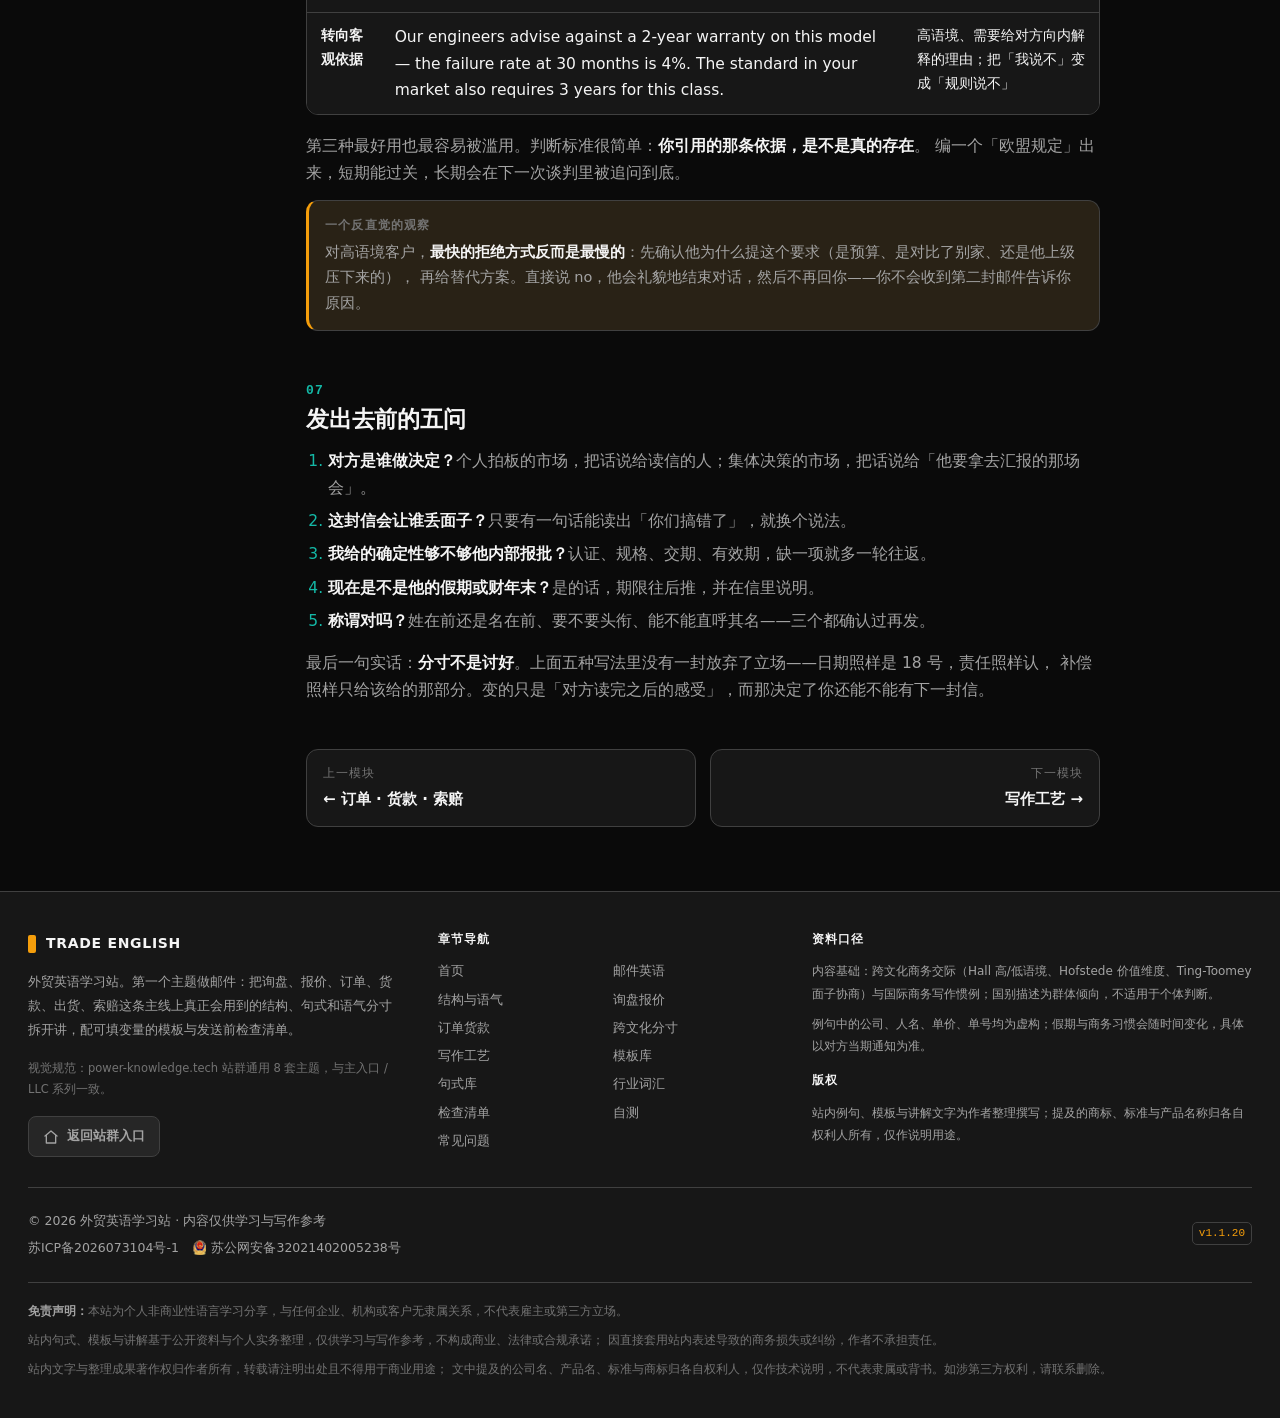
<file: email/culture.html>
<!DOCTYPE html>
<html lang="zh-CN">
<head>
<meta charset="UTF-8" />
<meta name="viewport" content="width=device-width, initial-scale=1" />
<title>跨文化与分寸 · 邮件英语 · 外贸英语学习站</title>
<meta name="description" content="同一封外贸邮件写给德国、美国、日本、海湾、印度客户的分寸差异：直接度、关系前置、不确定性规避三个参数，加上称谓、假期日历与「面子」的三种写法。" />
<link rel="canonical" href="https://www.english.power-knowledge.tech/email/culture" />
<meta name="theme-color" content="#0a0a0a" />
<link rel="icon" href="data:image/svg+xml,<svg xmlns='http://www.w3.org/2000/svg' viewBox='0 0 32 32'><rect width='32' height='32' rx='7' fill='%230f766e'/><path d='M9 13v10M23 13v10M9 18h14' stroke='%23fff' stroke-width='2.4' stroke-linecap='round'/></svg>" />
<script>
  (function () {
    var IDS = ['dark-teal', 'blue', 'navy-tech', 'graphite', 'warm-paper', 'forest', 'indigo', 'sea-salt'];
    var BG = { 'dark-teal': '#0a0a0a', blue: '#f6f7f9', 'navy-tech': '#0b1a2b', graphite: '#f2f3f5', 'warm-paper': '#faf6ed', forest: '#0c1712', indigo: '#f6f5fc', 'sea-salt': '#eef7f7' };
    try {
      var q = new URLSearchParams(location.search).get('theme');
      var v = IDS.indexOf(q) >= 0 ? q : localStorage.getItem('pk-theme');
      if (IDS.indexOf(v) >= 0) {
        document.documentElement.dataset.theme = v;
        var m = document.querySelector('meta[name="theme-color"]');
        if (m && BG[v]) m.setAttribute('content', BG[v]);
      }
    } catch (e) {}
  })();
</script>
<link rel="stylesheet" href="/assets/css/theme-vars.css" />
<link rel="stylesheet" href="/assets/css/theme-switcher.css" />
<link rel="stylesheet" href="/assets/css/header.css" />
<link rel="stylesheet" href="/assets/css/footer.css" />
<link rel="stylesheet" href="/assets/css/site.css" />
</head>
<body>
<a class="skip-link" href="#main">跳到正文</a>

<header class="topbar">
  <div class="bar">
    <a class="brand" href="/" aria-label="外贸英语学习站首页">
      <i class="mark" aria-hidden="true"></i>
      <span class="brand-text">
        <span class="brand-en">TRADE ENGLISH</span>
        <span class="brand-sub">外贸英语 · 邮件写作</span>
      </span>
    </a>
    <button class="nav-toggle" type="button" aria-expanded="false" aria-controls="navlinks">目录 ▾</button>
    <nav class="navlinks" id="navlinks" aria-label="主导航">
      <a href="/">首页</a>
      <a href="/email/" data-topic="email">邮件英语</a>
      <a href="/email/templates">模板库</a>
      <a href="/email/phrases">句式库</a>
      <a href="/glossary/">行业词汇</a>
      <a href="/email/checklist">检查清单</a>
      <a href="/practice">自测</a>
    </nav>
<a class="group-entry" href="https://power-knowledge.tech/">
      <svg width="16" height="16" viewBox="0 0 24 24" fill="none" stroke="currentColor"
           stroke-width="2" stroke-linecap="round" stroke-linejoin="round" aria-hidden="true">
        <path d="M15 21v-8a1 1 0 0 0-1-1h-4a1 1 0 0 0-1 1v8"></path>
        <path d="M3 10a2 2 0 0 1 .709-1.528l7-5.999a2 2 0 0 1 2.582 0l7 5.999A2 2 0 0 1 21 10v9a2 2 0 0 1-2 2H5a2 2 0 0 1-2-2z"></path>
      </svg>
      站群入口
    </a>
    <div id="pk-theme-switcher"></div>
  </div>
</header>

<main id="main">
  <div class="shell">
    <div class="content-grid">
      <aside class="toc" aria-label="本页目录">
        <h4>本页目录</h4>
        <a href="#params">三个参数，不是「民族性格」</a>
        <a href="#five">五种客户的写法</a>
        <a href="#same">一封延误信，五种写法</a>
        <a href="#titles">称谓与头衔</a>
        <a href="#calendar">日历：什么时候别催</a>
        <a href="#face">「不同意」的三种写法</a>
        <a href="#check">发出去前的五问</a>
        <a class="toc-back" href="/email/">← 主题首页</a>
      </aside>

      <article class="prose">
        <p class="eyebrow">模块 07</p>
        <h1 style="font-size:clamp(26px,3.2vw,34px);margin-bottom:12px">跨文化与分寸</h1>
        <p style="font-size:16.5px">
          同一句话，写给汉堡的采购经理是「专业」，写给东京的课长是「施压」，写给利雅得的老板是「不给面子」。
          语法没错、词也选对了，信还是没人回——差别不在语言，在分寸。
        </p>

        <div class="callout callout--warn">
          <span class="co-title">先说清楚一件事</span>
          下面讲的是<strong>群体倾向</strong>，不是个人宿命。同一个国家里，慕尼黑的中小企业主和柏林的初创采购，
          写法可能差得比国与国还大。<strong>最可靠的信号永远是你手上这个人的回信风格</strong>——
          他写三段你就写三段，他直呼你名字你再改口。国别只用来做「第一封信」的默认值。
        </div>

        <h2 id="params"><span class="num">01</span>三个参数，不是「民族性格」</h2>
        <p>
          「德国人严谨、美国人直接」这种说法没法用。跨文化研究里真正能指导写作的，是三个可以观察的参数：
          信息的载体（说多少在字面上）、关系的先后（先谈事还是先做人）、对模糊的容忍度（要多确定才敢签字）。
        </p>
        <div class="table-wrap">
          <table>
            <thead><tr><th>参数</th><th>在邮件里的表现</th><th>你该怎么写</th></tr></thead>
            <tbody>
              <tr>
                <td><strong>直接度</strong><br /><span class="dim">高 / 低语境</span></td>
                <td>低语境客户：字面就是全部意思，拒绝会明说 <span class="en">"We can't accept"</span>。<br />高语境客户：拒绝常常是「再研究一下」「时机还不成熟」，字面里没有 no。</td>
                <td>对低语境：把结论写进第一段，别让对方猜。<br />对高语境：给对方一个不丢面子的退路，并主动提供一个「可以接受的理由」。</td>
              </tr>
              <tr>
                <td><strong>关系先后</strong><br /><span class="dim">先建关系还是先谈条款</span></td>
                <td>有的市场第一次见面就问价；有的市场要先吃三顿饭、确认「你这个人可靠」才谈合同。</td>
                <td>关系前置的市场：第一封信留一句与业务无关但具体的话（展会、节日、对方的公开动态），不要直接甩报价单。</td>
              </tr>
              <tr>
                <td><strong>不确定性规避</strong><br /><span class="dim">要多确定才敢决策</span></td>
                <td>规避高的客户会反复问细节：认证编号、包装尺寸、公差、测试报告。不是刁难，是他要拿去内部报批。</td>
                <td>主动把「他内部要用的材料」一次给全：规格表、认证扫描件、同行业案例、可选方案对照。少一轮往返。</td>
              </tr>
            </tbody>
          </table>
        </div>
        <p>
          这三个参数来自跨文化交际研究里被引用最多的几套框架——Hall 的高/低语境、Hofstede 的价值维度、
          Ting-Toomey 的「面子协商」。<strong>它们解释的是倾向，不是规则</strong>；但这三个问题足够你判断第一封信该写多直、多暖、多细。
        </p>

        <h2 id="five"><span class="num">02</span>五种客户的写法</h2>
        <p>挑了中国出口最常遇到的五个市场。四项都是可以直接照做的动作，不是文化评论。</p>
        <div class="table-wrap">
          <table>
            <thead><tr><th>市场</th><th>开场</th><th>坏消息放哪</th><th>催的时候</th><th>最容易踩的雷</th></tr></thead>
            <tbody>
              <tr>
                <td><strong>德国</strong></td>
                <td>一句上下文，立刻进事实。不要寒暄天气。</td>
                <td>第一段。先给事实 → 原因 → 新计划，顺序不能乱。</td>
                <td>给日期与后果，不用软化词堆砌。</td>
                <td>过度道歉。连写三个 sorry 会被读成「你在掩盖什么」。</td>
              </tr>
              <tr>
                <td><strong>美国</strong></td>
                <td>结论 + 数字 + 你要他做什么，三句内说完。</td>
                <td>第一段，紧跟一句「我打算怎么解决」。</td>
                <td>直接问决定，附带一个更快的选项（电话/视频）。</td>
                <td>信太长。超过 150 词他们就开始跳读。</td>
              </tr>
              <tr>
                <td><strong>日本</strong></td>
                <td>公司名 + 部门 + 姓名，一句季节或感谢的固定语，再进事。</td>
                <td>先致歉与说明补救，把「请您指示」放在结尾。</td>
                <td>通过「报告进展」的方式催，而不是问「为什么还没定」。</td>
                <td>让对方在邮件里明确写「不」。高语境下这等于逼人失礼。</td>
              </tr>
              <tr>
                <td><strong>海湾（沙特 / 阿联酋）</strong></td>
                <td>先认关系与身份，问候对方本人与公司，再谈业务。</td>
                <td>中段，前面铺垫「我们已尽力」，后面给「不至于让您难做」的方案。</td>
                <td>留出内部协调时间；催得太急等于质疑对方的管理。</td>
                <td>忽略斋月与礼拜时间；在邮件里公开指出对方某个人的失误。</td>
              </tr>
              <tr>
                <td><strong>印度</strong></td>
                <td>称呼 + 一句问候，说明来意与你的角色。</td>
                <td>中段，配一个「可以商量的替代方案」。</td>
                <td>问「什么时候能给我一个初步意见」，而不是「什么时候签」。</td>
                <td>把对方的「I'll check and revert」当成承诺。这句话通常只表示「我收到了」。</td>
              </tr>
            </tbody>
          </table>
        </div>

        <h2 id="same"><span class="num">03</span>一封延误信，五种写法</h2>
        <p>
          同一个事实：PO-8821 的 ETD 从 3 月 10 日推到 3 月 18 日，原因是驱动电源批次进厂检验不合格，已换新批次。
          五种客户，五封不同的信。注意事实一个字没改，改的只是<strong>事实的出场顺序</strong>。
        </p>

        <h3>A. 德国客户：先事实，后原因，别铺垫</h3>
        <div class="mail">
          <div class="mail-body">
            <p>Dear Mr. Weber,</p>
            <p>The ETD for PO-8821 has moved from 10 March to 18 March.</p>
            <p>Reason: the driver batch failed our incoming inspection and has been replaced. The new batch passed testing on 6 March, and the carrier has confirmed the 18 March vessel.</p>
            <p>Revised schedule: ETD 18 March, ETA Hamburg 12 April. Everything else in the order is unchanged. I will send the booking confirmation as soon as it is issued.</p>
            <p class="sig">Best regards,<br />Lin Tao · Export Sales</p>
          </div>
          <p class="mail-note">78 词。没有一句 sorry。原因只写一句、不辩护；「其他都不变」这句是关键——它回答了德国采购真正担心的问题：还有没有别的东西在动。</p>
        </div>

        <h3>B. 美国客户：结论 + 影响 + 我能补什么</h3>
        <div class="mail">
          <div class="mail-body">
            <p>Hi Peter,</p>
            <p>Bad news on PO-8821: we're pushing the ship date from 10 March to 18 March. The driver batch failed inspection, so we replaced it rather than ship it.</p>
            <p>What this means for you: arrival moves to 12 April. If that breaks your launch date, we can air-freight 100 pcs now at our cost to bridge you.</p>
            <p>Want me to set that up? I need a yes by Thursday.</p>
            <p class="sig">Best,<br />Lin</p>
          </div>
          <p class="mail-note">83 词。用 Hi / Best 而不是 Dear / Best regards。第二段直接讲「对你的影响」，第三段给一个可以立刻答 yes 的方案——美国客户最怕的是没有选项。</p>
        </div>

        <h3>C. 日本客户：先致歉，再报告，最后请指示</h3>
        <div class="mail">
          <div class="mail-body">
            <p>Dear Mr. Tanaka,</p>
            <p>いつもお世話になっております。（感谢贵司一直以来的关照。）</p>
            <p>We regret to inform you that the shipment under PO-8821 will be delayed from 10 March to 18 March. Please accept our sincere apologies for the inconvenience this causes your production schedule.</p>
            <p>The delay was caused by a driver batch that failed our incoming inspection. We have already replaced the batch, completed re-testing, and secured space on the vessel departing 18 March. We are also reviewing our incoming inspection process so that this does not recur.</p>
            <p>If the new date creates a problem for your line, please let us know how you would like us to proceed — we will do our best to accommodate.</p>
            <p class="sig">Sincerely,<br />Lin Tao · Export Sales</p>
          </div>
          <p class="mail-note">结构是「致歉 → 报告 → 说明改善 → 请指示」。日本客户不需要你反复道歉，需要的是<strong>「你们已经处理好了」加上「决定权在你」</strong>。结尾不能写「请确认」，要写「请指示」。</p>
        </div>

        <h3>D. 海湾客户：先认关系，再说明已尽力，最后给台阶</h3>
        <div class="mail">
          <div class="mail-body">
            <p>Dear Mr. Al-Mansouri,</p>
            <p>I hope you and your family are well, and that business in Riyadh is going strong.</p>
            <p>I am writing about PO-8821 with news I would rather not send. The vessel will now leave on 18 March instead of 10 March.</p>
            <p>Please be assured that we did not take this lightly. When the driver batch failed inspection, we considered shipping it with a price adjustment, but we decided that sending you units we would not install ourselves was not the right way to protect your reputation in your market. We replaced the batch at our own cost and confirmed the new booking.</p>
            <p>If this timing is difficult for you, please tell me and I will look for an arrangement that does not put you in a difficult position with your customer.</p>
            <p class="sig">Best regards,<br />Lin Tao · Export Sales</p>
          </div>
          <p class="mail-note">关键在第三段：<strong>把「延误」重新解释成「为了不让你在客户面前丢信誉」</strong>。这句话不是在辩护，是给对方一个可以拿去向上解释的理由——这就是「留面子」在商务邮件里的具体写法。</p>
        </div>

        <h3>E. 印度客户：给方案，留出内部协调空间</h3>
        <div class="mail">
          <div class="mail-body">
            <p>Dear Mr. Sharma,</p>
            <p>Thank you for your continued business — and my apologies for the news below.</p>
            <p>The shipment under PO-8821 will move from 10 March to 18 March. The driver batch failed our inspection and has been replaced, so the goods themselves are now ready.</p>
            <p>If 18 March works for your production plan, I will confirm the booking today. If you need the goods earlier, we can send 150 pcs by air this week and ship the balance by sea — please let me know which you would prefer, or share your initial view and we can work from there.</p>
            <p class="sig">Best regards,<br />Lin Tao · Export Sales</p>
          </div>
          <p class="mail-note">两个方案并列，并把「先说个初步看法」写进结尾——因为对方往往需要先内部商量，不一定能立刻给你确定答复。直接问「你选哪个」会得到一句「I'll revert」。</p>
        </div>

        <div class="callout callout--tip">
          <span class="co-title">这五封的共同点</span>
          事实、日期、单号完全一致，<strong>没有一封在掩盖责任</strong>。差别只在三处：道歉出现的位置、原因占多少篇幅、结尾把决定权交给谁。
          这三处就是「分寸」的全部。
        </div>

        <h2 id="titles"><span class="num">04</span>称谓与头衔：别自己发明</h2>
        <p>写错称谓比写错语法更伤——它说明你连对方是谁都没搞清楚。</p>
        <div class="table-wrap">
          <table>
            <thead><tr><th>市场</th><th>正确写法</th><th>不要写</th></tr></thead>
            <tbody>
              <tr>
                <td>德国 / 奥地利 / 瑞士</td>
                <td><span class="en">Dear Mr. Weber,</span> / <span class="en">Dear Ms. Weber,</span>；有博士学位写 <span class="en">Dear Dr. Weber,</span></td>
                <td><span class="bad">Dear Peter,</span>（未获邀请前）；<span class="bad">Dear Mr. Peter,</span></td>
              </tr>
              <tr>
                <td>美国 / 加拿大</td>
                <td>首次 <span class="en">Dear Mr. Weber,</span>；对方回信署名 Peter 后再改 <span class="en">Hi Peter,</span></td>
                <td><span class="bad">Dear Weber,</span>（单称姓氏不礼貌）</td>
              </tr>
              <tr>
                <td>日本</td>
                <td><span class="en">Dear Mr. Tanaka,</span> 或 <span class="en">Tanaka-san,</span>；公司内部层级用 <span class="en">Tanaka-kacho (section chief)</span></td>
                <td><span class="bad">Dear Tanaka-san Sama,</span>（-san 与 Sama 不叠加）</td>
              </tr>
              <tr>
                <td>韩国</td>
                <td><span class="en">Dear Mr. Kim,</span>；职务称呼 <span class="en">Kim Bujangnim (Director Kim)</span></td>
                <td><span class="bad">Dear Kim,</span>（单称姓氏）</td>
              </tr>
              <tr>
                <td>海湾国家</td>
                <td><span class="en">Dear Mr. Al-Mansouri,</span>；有工程职称用 <span class="en">Eng. Ahmed</span>，有学位用 <span class="en">Dr.</span></td>
                <td><span class="bad">Dear Abu Ahmed,</span>（Abu 是「某人之父」，不是姓名的一部分）</td>
              </tr>
              <tr>
                <td>印度</td>
                <td><span class="en">Dear Mr. Sharma,</span>；南印度常见 initials 在前，如 <span class="en">R. Subramanian</span>，Subramanian 才是名</td>
                <td><span class="bad">Dear Subramanian,</span>（未确认前，用 <span class="en">Mr. R. Subramanian</span> 最稳）</td>
              </tr>
            </tbody>
          </table>
        </div>
        <div class="callout callout--warn">
          <span class="co-title">反过来的问题：你的名字对方怎么念</span>
          签名里写清哪个是姓：<span class="en">Lin Tao (Mr.) · Export Sales</span>，或直接写 <span class="en">Tao LIN</span>。
          客户回复时叫你 <span class="en">Dear Lin</span> 还是 <span class="en">Dear Tao</span>，一半取决于你有没有把姓标出来。
        </div>

        <h2 id="calendar"><span class="num">05</span>日历：什么时候别催</h2>
        <p>
          同样一封催促信，落在对方假期里，就从「跟进」变成「不懂事」。这张表是发信前该扫一眼的东西。
        </p>
        <div class="table-wrap">
          <table>
            <thead><tr><th>市场</th><th>停摆时段</th><th>对邮件的影响</th></tr></thead>
            <tbody>
              <tr><td>中国</td><td>春节前后约 3 周（工厂端）</td><td>你自己这边排产与出货要提前告知客户，别让客户在假期里等报价</td></tr>
              <tr><td>日本</td><td>4/29–5/5 黄金周；8 月中盂兰盆；12/29–1/3 年末年始</td><td>这三个时段发催促基本无效；报价有效期要跨过假期重算</td></tr>
              <tr><td>海湾国家</td><td>斋月（约一个月，工作时间缩短）+ 开斋节假期</td><td>决策会推迟；不要在斋月里设「三天内回复」的期限</td></tr>
              <tr><td>德国 / 北欧</td><td>7 月下旬–8 月轮休；12/24–1/1</td><td>关键联系人常常整个月不在；确认「谁在你休假时接手」</td></tr>
              <tr><td>美国</td><td>11 月第 4 个周四感恩节；7/4；12 月下旬</td><td>感恩节后一周是全年回复率最低的时段之一</td></tr>
              <tr><td>印度</td><td>10–11 月排灯节；财年在 4 月切换</td><td>财年末（1–3 月）预算紧，新项目多压到 4 月后</td></tr>
            </tbody>
          </table>
        </div>
        <p>
          知道对方在假期，跟进信要多加一句：<span class="en">I know this may fall in your holiday period — I'll follow up after 8 May unless I hear from you sooner.</span>
          这一句的作用是<strong>替你解释了「为什么这封信现在才到/才发」</strong>，也顺手把下一次跟进的时间定了。
        </p>

        <h2 id="face"><span class="num">06</span>「不同意」的三种写法</h2>
        <p>
          拒绝是最容易伤人的动作。跨文化研究里把「保全面子」的行为叫 facework——说白了就是：
          <strong>让对方在拒绝这件事里，仍然显得专业、有判断力、没有做错事</strong>。三种写法，按对方的语境挑一种。
        </p>
        <div class="table-wrap">
          <table>
            <thead><tr><th>写法</th><th>句式</th><th>适合</th></tr></thead>
            <tbody>
              <tr>
                <td><strong>直接否定</strong></td>
                <td><span class="en">We can't accept USD 11.20 — our floor at this quantity is USD 12.40.</span></td>
                <td>低语境、关系平等、对方明显在试探底线（德国、荷兰、北欧、美国）</td>
              </tr>
              <tr>
                <td><strong>有条件同意</strong></td>
                <td><span class="en">We could meet USD 11.80 if the warranty runs 2 years instead of 3.</span></td>
                <td>想保住关系又不能让价；给对方一个「是他自己选的」方案</td>
              </tr>
              <tr>
                <td><strong>转向客观依据</strong></td>
                <td><span class="en">Our engineers advise against a 2-year warranty on this model — the failure rate at 30 months is 4%. The standard in your market also requires 3 years for this class.</span></td>
                <td>高语境、需要给对方向内解释的理由；把「我说不」变成「规则说不」</td>
              </tr>
            </tbody>
          </table>
        </div>
        <p>
          第三种最好用也最容易被滥用。判断标准很简单：<strong>你引用的那条依据，是不是真的存在</strong>。
          编一个「欧盟规定」出来，短期能过关，长期会在下一次谈判里被追问到底。
        </p>
        <div class="callout callout--tip">
          <span class="co-title">一个反直觉的观察</span>
          对高语境客户，<strong>最快的拒绝方式反而是最慢的</strong>：先确认他为什么提这个要求（是预算、是对比了别家、还是他上级压下来的），
          再给替代方案。直接说 no，他会礼貌地结束对话，然后不再回你——你不会收到第二封邮件告诉你原因。
        </div>

        <h2 id="check"><span class="num">07</span>发出去前的五问</h2>
        <ol>
          <li><strong>对方是谁做决定？</strong>个人拍板的市场，把话说给读信的人；集体决策的市场，把话说给「他要拿去汇报的那场会」。</li>
          <li><strong>这封信会让谁丢面子？</strong>只要有一句话能读出「你们搞错了」，就换个说法。</li>
          <li><strong>我给的确定性够不够他内部报批？</strong>认证、规格、交期、有效期，缺一项就多一轮往返。</li>
          <li><strong>现在是不是他的假期或财年末？</strong>是的话，期限往后推，并在信里说明。</li>
          <li><strong>称谓对吗？</strong>姓在前还是名在前、要不要头衔、能不能直呼其名——三个都确认过再发。</li>
        </ol>
        <p>
          最后一句实话：<strong>分寸不是讨好</strong>。上面五种写法里没有一封放弃了立场——日期照样是 18 号，责任照样认，
          补偿照样只给该给的那部分。变的只是「对方读完之后的感受」，而那决定了你还能不能有下一封信。
        </p>

        <div class="pager">
          <a href="/email/operations"><small>上一模块</small><strong>← 订单 · 货款 · 索赔</strong></a>
          <a class="next" href="/email/craft"><small>下一模块</small><strong>写作工艺 →</strong></a>
        </div>
      </article>
    </div>
  </div>
</main>

<footer>
  <div class="foot-wrap">
    <div class="foot-grid">
      <div class="foot-col">
        <div class="foot-brand">
          <i class="mark" aria-hidden="true"></i>
          <b>TRADE ENGLISH</b>
        </div>
        <p class="foot-desc">
          外贸英语学习站。第一个主题做邮件：把询盘、报价、订单、货款、出货、索赔这条主线上真正会用到的结构、句式和语气分寸拆开讲，配可填变量的模板与发送前检查清单。
        </p>
        <p class="foot-note foot-note-tight">
          视觉规范：power-knowledge.tech 站群通用 8 套主题，与主入口 / LLC 系列一致。
        </p>
        <a class="foot-back" href="https://power-knowledge.tech/">
          <svg width="16" height="16" viewBox="0 0 24 24" fill="none" stroke="currentColor"
               stroke-width="2" stroke-linecap="round" stroke-linejoin="round" aria-hidden="true">
            <path d="M3 10.5 12 3l9 7.5"></path>
            <path d="M5 9.5V21h14V9.5"></path>
          </svg>
          返回站群入口
        </a>
      </div>
      <div class="foot-col">
        <h4>章节导航</h4>
        <div class="foot-links">
          <a href="/">首页</a>
          <a href="/email/">邮件英语</a>
          <a href="/email/structure">结构与语气</a>
          <a href="/email/negotiation">询盘报价</a>
          <a href="/email/operations">订单货款</a>
          <a href="/email/culture">跨文化分寸</a>
          <a href="/email/craft">写作工艺</a>
          <a href="/email/templates">模板库</a>
          <a href="/email/phrases">句式库</a>
          <a href="/glossary/">行业词汇</a>
          <a href="/email/checklist">检查清单</a>
          <a href="/practice">自测</a>
          <a href="/email/#faq">常见问题</a>
        </div>
      </div>
      <div class="foot-col">
        <h4>资料口径</h4>
        <p class="foot-note">
          内容基础：跨文化商务交际（Hall 高/低语境、Hofstede 价值维度、Ting-Toomey 面子协商）与国际商务写作惯例；国别描述为群体倾向，不适用于个体判断。
        </p>
        <p class="foot-note">
          例句中的公司、人名、单价、单号均为虚构；假期与商务习惯会随时间变化，具体以对方当期通知为准。
        </p>
        <h4 class="foot-h-gap">版权</h4>
        <p class="foot-note">
          站内例句、模板与讲解文字为作者整理撰写；提及的商标、标准与产品名称归各自权利人所有，仅作说明用途。
        </p>
      </div>
    </div>
    <div class="foot-legal">
      <div>
        <p class="foot-copy">© 2026 外贸英语学习站 · 内容仅供学习与写作参考</p>
        <div class="foot-beian">
          <a href="https://beian.miit.gov.cn/" target="_blank" rel="noopener noreferrer">苏ICP备2026073104号-1</a>
          <a href="https://beian.mps.gov.cn/#/query/webSearch?code=32021402005238"
             target="_blank" rel="noreferrer">
            <img src="/beian.png" alt="" />苏公网安备32021402005238号
          </a>
        </div>
      </div>
      <div class="foot-legal-right"><span class="app-version">v1.1.20</span></div>
    </div>
    <div class="foot-disclaimer">
      <p>
        <b>免责声明：</b>本站为个人非商业性语言学习分享，与任何企业、机构或客户无隶属关系，不代表雇主或第三方立场。
      </p>
      <p>
        站内句式、模板与讲解基于公开资料与个人实务整理，仅供学习与写作参考，不构成商业、法律或合规承诺；
        因直接套用站内表述导致的商务损失或纠纷，作者不承担责任。
      </p>
      <p>
        站内文字与整理成果著作权归作者所有，转载请注明出处且不得用于商业用途；
        文中提及的公司名、产品名、标准与商标归各自权利人，仅作技术说明，不代表隶属或背书。如涉第三方权利，请联系删除。
      </p>
    </div>
  </div>
</footer>

<script src="/assets/js/theme.js" defer></script>
<script src="/assets/js/site.js" defer></script>
</body>
</html>
</file>
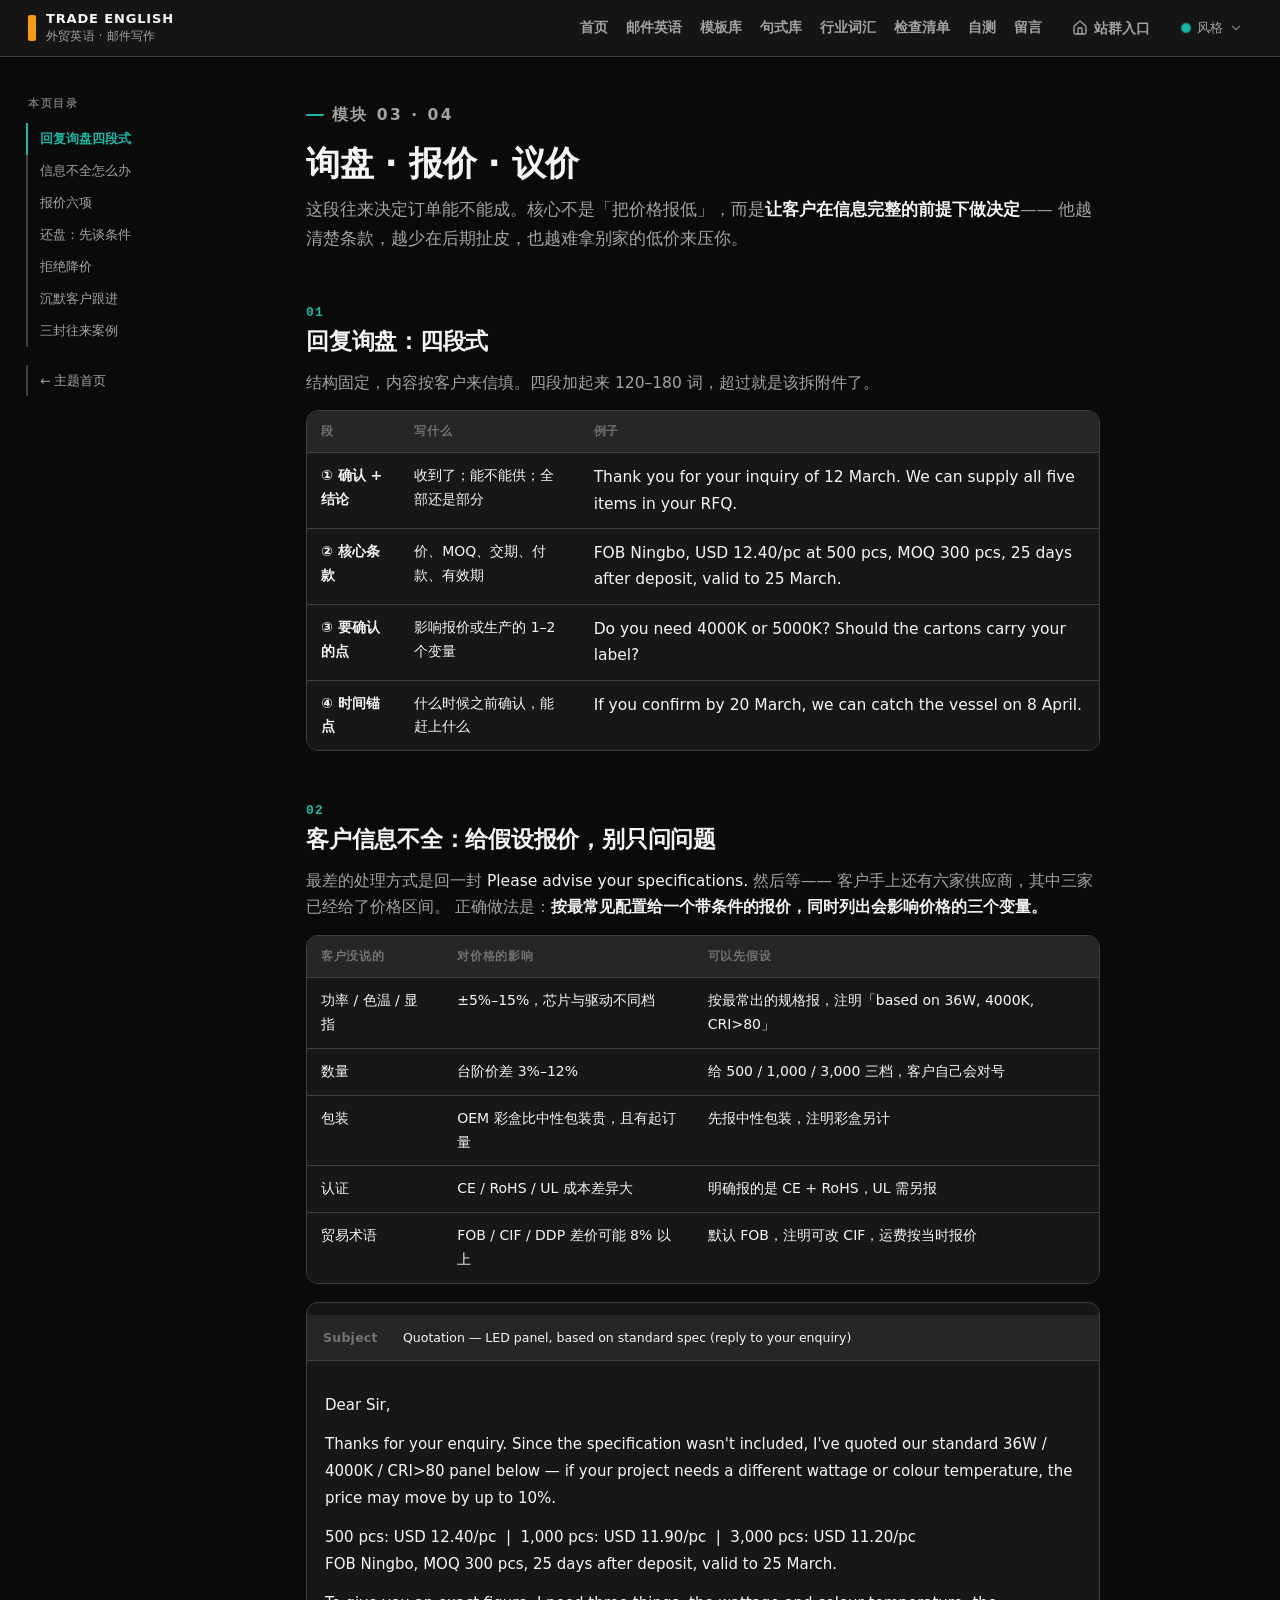
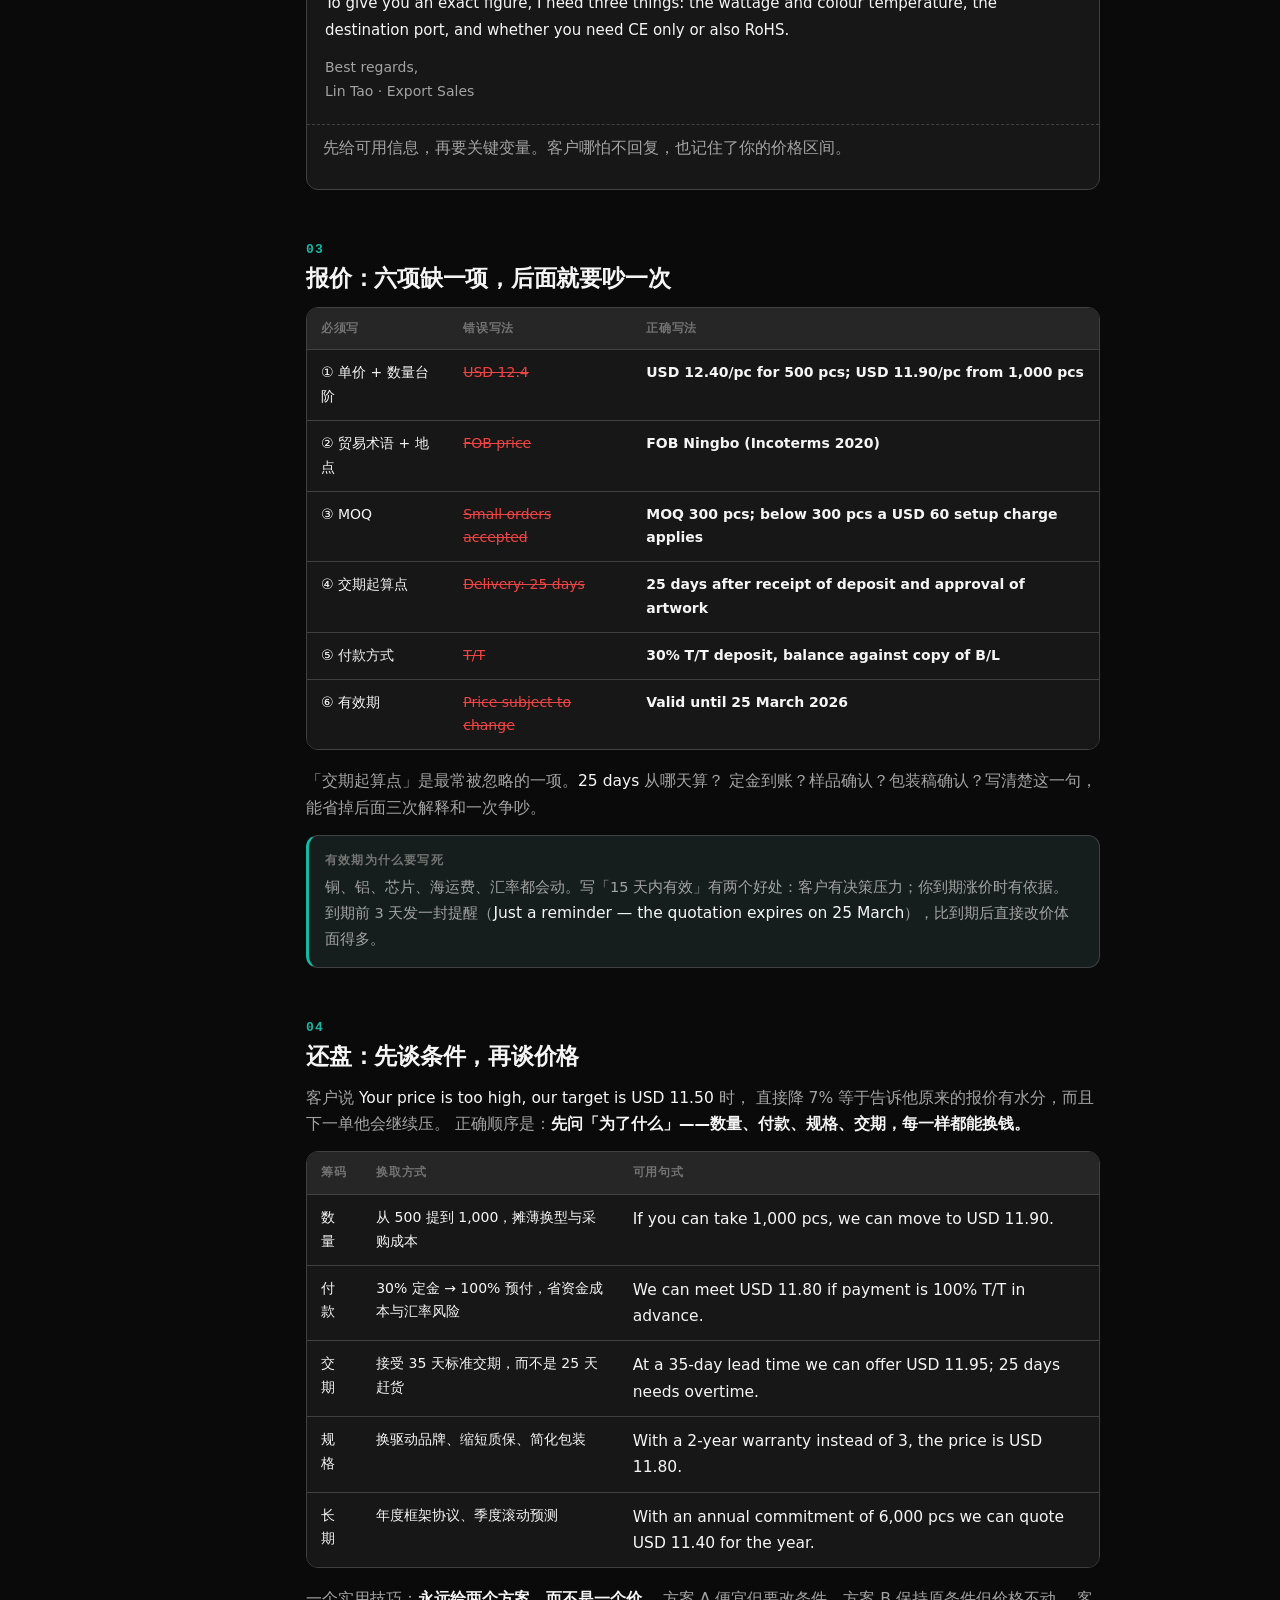
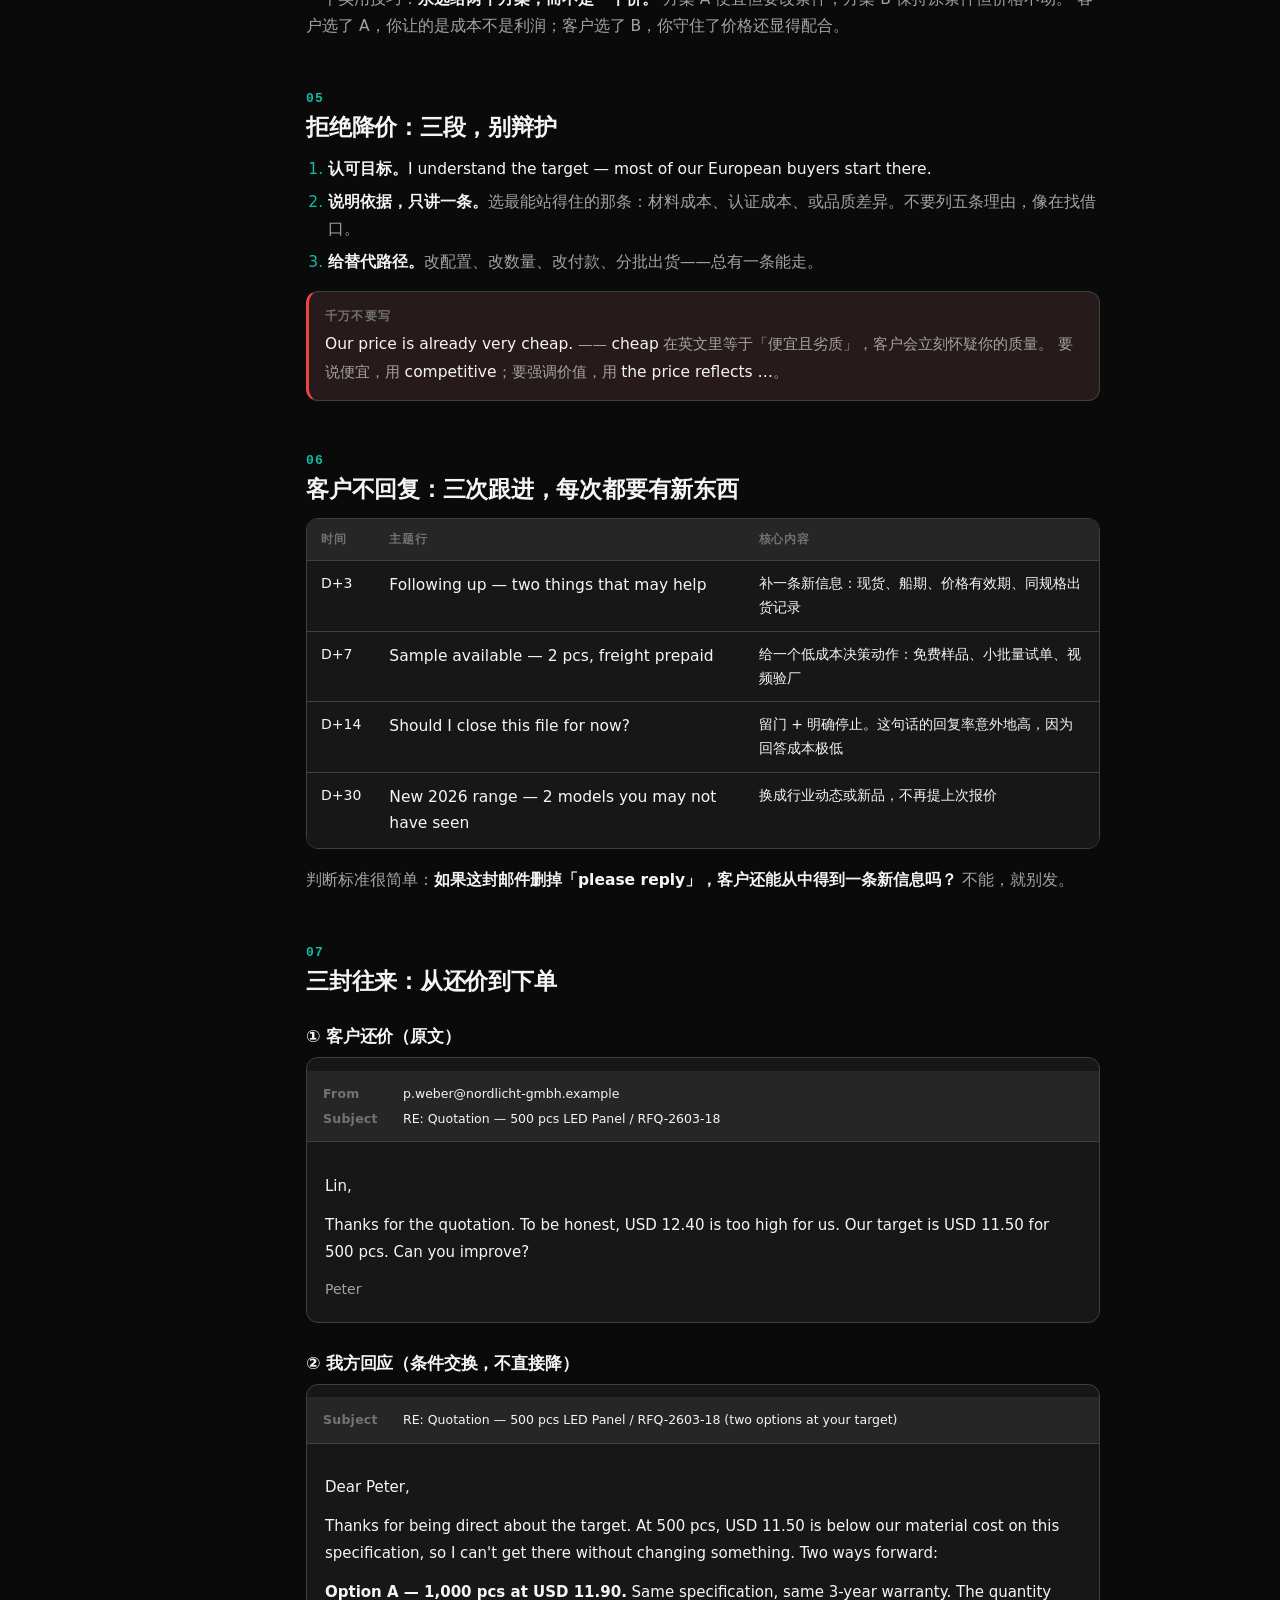
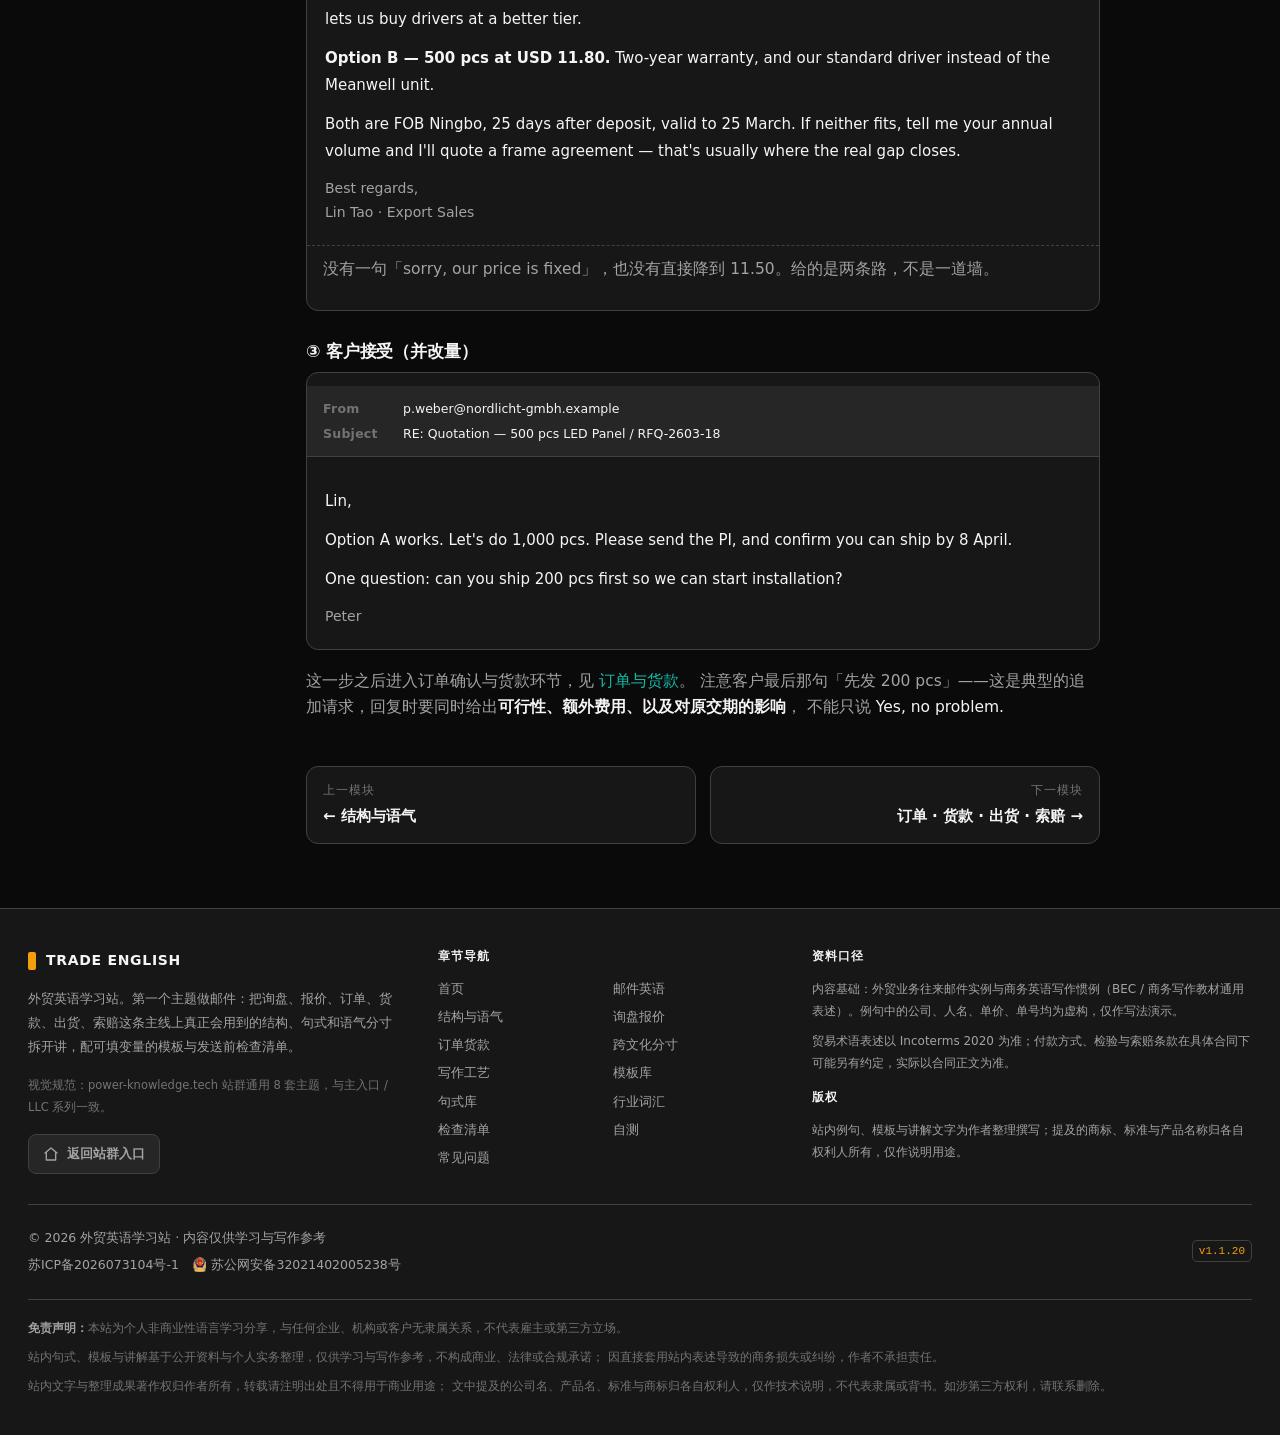
<file: email/negotiation.html>
<!DOCTYPE html>
<html lang="zh-CN">
<head>
<meta charset="UTF-8" />
<meta name="viewport" content="width=device-width, initial-scale=1" />
<title>询盘 · 报价 · 议价 · 邮件英语 · 外贸英语学习站</title>
<meta name="description" content="外贸询盘回复的四段式、报价必须写清的六项、还盘时用条件换价格的五种筹码、拒绝降价的三段写法与沉默客户跟进节奏。" />
<link rel="canonical" href="https://www.english.power-knowledge.tech/email/negotiation" />
<meta name="theme-color" content="#0a0a0a" />
<link rel="icon" href="data:image/svg+xml,<svg xmlns='http://www.w3.org/2000/svg' viewBox='0 0 32 32'><rect width='32' height='32' rx='7' fill='%230f766e'/><path d='M9 13v10M23 13v10M9 18h14' stroke='%23fff' stroke-width='2.4' stroke-linecap='round'/></svg>" />
<script>
  (function () {
    var IDS = ['dark-teal', 'blue', 'navy-tech', 'graphite', 'warm-paper', 'forest', 'indigo', 'sea-salt'];
    var BG = { 'dark-teal': '#0a0a0a', blue: '#f6f7f9', 'navy-tech': '#0b1a2b', graphite: '#f2f3f5', 'warm-paper': '#faf6ed', forest: '#0c1712', indigo: '#f6f5fc', 'sea-salt': '#eef7f7' };
    try {
      var q = new URLSearchParams(location.search).get('theme');
      var v = IDS.indexOf(q) >= 0 ? q : localStorage.getItem('pk-theme');
      if (IDS.indexOf(v) >= 0) {
        document.documentElement.dataset.theme = v;
        var m = document.querySelector('meta[name="theme-color"]');
        if (m && BG[v]) m.setAttribute('content', BG[v]);
      }
    } catch (e) {}
  })();
</script>
<link rel="stylesheet" href="/assets/css/theme-vars.css" />
<link rel="stylesheet" href="/assets/css/theme-switcher.css" />
<link rel="stylesheet" href="/assets/css/header.css" />
<link rel="stylesheet" href="/assets/css/footer.css" />
<link rel="stylesheet" href="/assets/css/site.css" />
</head>
<body>
<a class="skip-link" href="#main">跳到正文</a>

<header class="topbar">
  <div class="bar">
    <a class="brand" href="/" aria-label="外贸英语学习站首页">
      <i class="mark" aria-hidden="true"></i>
      <span class="brand-text">
        <span class="brand-en">TRADE ENGLISH</span>
        <span class="brand-sub">外贸英语 · 邮件写作</span>
      </span>
    </a>
    <button class="nav-toggle" type="button" aria-expanded="false" aria-controls="navlinks">目录 ▾</button>
    <nav class="navlinks" id="navlinks" aria-label="主导航">
      <a href="/">首页</a>
      <a href="/email/" data-topic="email">邮件英语</a>
      <a href="/email/templates">模板库</a>
      <a href="/email/phrases">句式库</a>
      <a href="/glossary/">行业词汇</a>
      <a href="/email/checklist">检查清单</a>
      <a href="/practice">自测</a>
    </nav>
<a class="group-entry" href="https://power-knowledge.tech/">
      <svg width="16" height="16" viewBox="0 0 24 24" fill="none" stroke="currentColor"
           stroke-width="2" stroke-linecap="round" stroke-linejoin="round" aria-hidden="true">
        <path d="M15 21v-8a1 1 0 0 0-1-1h-4a1 1 0 0 0-1 1v8"></path>
        <path d="M3 10a2 2 0 0 1 .709-1.528l7-5.999a2 2 0 0 1 2.582 0l7 5.999A2 2 0 0 1 21 10v9a2 2 0 0 1-2 2H5a2 2 0 0 1-2-2z"></path>
      </svg>
      站群入口
    </a>
    <div id="pk-theme-switcher"></div>
  </div>
</header>

<main id="main">
  <div class="shell">
    <div class="content-grid">
      <aside class="toc" aria-label="本页目录">
        <h4>本页目录</h4>
        <a href="#inquiry">回复询盘四段式</a>
        <a href="#incomplete">信息不全怎么办</a>
        <a href="#quote">报价六项</a>
        <a href="#counter">还盘：先谈条件</a>
        <a href="#decline">拒绝降价</a>
        <a href="#silence">沉默客户跟进</a>
        <a href="#case">三封往来案例</a>
        <a class="toc-back" href="/email/">← 主题首页</a>
      </aside>

      <article class="prose">
        <p class="eyebrow">模块 03 · 04</p>
        <h1 style="font-size:clamp(26px,3.2vw,34px);margin-bottom:12px">询盘 · 报价 · 议价</h1>
        <p style="font-size:16.5px">
          这段往来决定订单能不能成。核心不是「把价格报低」，而是<strong>让客户在信息完整的前提下做决定</strong>——
          他越清楚条款，越少在后期扯皮，也越难拿别家的低价来压你。
        </p>

        <h2 id="inquiry"><span class="num">01</span>回复询盘：四段式</h2>
        <p>结构固定，内容按客户来信填。四段加起来 120–180 词，超过就是该拆附件了。</p>
        <div class="table-wrap">
          <table>
            <thead><tr><th>段</th><th>写什么</th><th>例子</th></tr></thead>
            <tbody>
              <tr>
                <td><b>① 确认 + 结论</b></td>
                <td>收到了；能不能供；全部还是部分</td>
                <td><span class="en">Thank you for your inquiry of 12 March. We can supply all five items in your RFQ.</span></td>
              </tr>
              <tr>
                <td><b>② 核心条款</b></td>
                <td>价、MOQ、交期、付款、有效期</td>
                <td><span class="en">FOB Ningbo, USD 12.40/pc at 500 pcs, MOQ 300 pcs, 25 days after deposit, valid to 25 March.</span></td>
              </tr>
              <tr>
                <td><b>③ 要确认的点</b></td>
                <td>影响报价或生产的 1–2 个变量</td>
                <td><span class="en">Do you need 4000K or 5000K? Should the cartons carry your label?</span></td>
              </tr>
              <tr>
                <td><b>④ 时间锚点</b></td>
                <td>什么时候之前确认，能赶上什么</td>
                <td><span class="en">If you confirm by 20 March, we can catch the vessel on 8 April.</span></td>
              </tr>
            </tbody>
          </table>
        </div>

        <h2 id="incomplete"><span class="num">02</span>客户信息不全：给假设报价，别只问问题</h2>
        <p>
          最差的处理方式是回一封 <span class="en">Please advise your specifications.</span> 然后等——
          客户手上还有六家供应商，其中三家已经给了价格区间。
          正确做法是：<strong>按最常见配置给一个带条件的报价，同时列出会影响价格的三个变量。</strong>
        </p>
        <div class="table-wrap">
          <table>
            <thead><tr><th>客户没说的</th><th>对价格的影响</th><th>可以先假设</th></tr></thead>
            <tbody>
              <tr><td>功率 / 色温 / 显指</td><td>±5%–15%，芯片与驱动不同档</td><td>按最常出的规格报，注明「based on 36W, 4000K, CRI&gt;80」</td></tr>
              <tr><td>数量</td><td>台阶价差 3%–12%</td><td>给 500 / 1,000 / 3,000 三档，客户自己会对号</td></tr>
              <tr><td>包装</td><td>OEM 彩盒比中性包装贵，且有起订量</td><td>先报中性包装，注明彩盒另计</td></tr>
              <tr><td>认证</td><td>CE / RoHS / UL 成本差异大</td><td>明确报的是 CE + RoHS，UL 需另报</td></tr>
              <tr><td>贸易术语</td><td>FOB / CIF / DDP 差价可能 8% 以上</td><td>默认 FOB，注明可改 CIF，运费按当时报价</td></tr>
            </tbody>
          </table>
        </div>
        <div class="mail">
          <dl class="mail-head">
            <dt>Subject</dt><dd>Quotation — LED panel, based on standard spec (reply to your enquiry)</dd>
          </dl>
          <div class="mail-body">
            <p>Dear Sir,</p>
            <p>Thanks for your enquiry. Since the specification wasn't included, I've quoted our standard 36W / 4000K / CRI&gt;80 panel below — if your project needs a different wattage or colour temperature, the price may move by up to 10%.</p>
            <p>500 pcs: USD 12.40/pc &nbsp;|&nbsp; 1,000 pcs: USD 11.90/pc &nbsp;|&nbsp; 3,000 pcs: USD 11.20/pc<br />
               FOB Ningbo, MOQ 300 pcs, 25 days after deposit, valid to 25 March.</p>
            <p>To give you an exact figure, I need three things: the wattage and colour temperature, the destination port, and whether you need CE only or also RoHS.</p>
            <p class="sig">Best regards,<br />Lin Tao · Export Sales</p>
          </div>
          <p class="mail-note">先给可用信息，再要关键变量。客户哪怕不回复，也记住了你的价格区间。</p>
        </div>

        <h2 id="quote"><span class="num">03</span>报价：六项缺一项，后面就要吵一次</h2>
        <div class="table-wrap">
          <table>
            <thead><tr><th>必须写</th><th>错误写法</th><th>正确写法</th></tr></thead>
            <tbody>
              <tr>
                <td>① 单价 + 数量台阶</td>
                <td><span class="bad">USD 12.4</span></td>
                <td><span class="good">USD 12.40/pc for 500 pcs; USD 11.90/pc from 1,000 pcs</span></td>
              </tr>
              <tr>
                <td>② 贸易术语 + 地点</td>
                <td><span class="bad">FOB price</span></td>
                <td><span class="good">FOB Ningbo (Incoterms 2020)</span></td>
              </tr>
              <tr>
                <td>③ MOQ</td>
                <td><span class="bad">Small orders accepted</span></td>
                <td><span class="good">MOQ 300 pcs; below 300 pcs a USD 60 setup charge applies</span></td>
              </tr>
              <tr>
                <td>④ 交期起算点</td>
                <td><span class="bad">Delivery: 25 days</span></td>
                <td><span class="good">25 days after receipt of deposit and approval of artwork</span></td>
              </tr>
              <tr>
                <td>⑤ 付款方式</td>
                <td><span class="bad">T/T</span></td>
                <td><span class="good">30% T/T deposit, balance against copy of B/L</span></td>
              </tr>
              <tr>
                <td>⑥ 有效期</td>
                <td><span class="bad">Price subject to change</span></td>
                <td><span class="good">Valid until 25 March 2026</span></td>
              </tr>
            </tbody>
          </table>
        </div>
        <p>
          「交期起算点」是最常被忽略的一项。<span class="en">25 days</span> 从哪天算？
          定金到账？样品确认？包装稿确认？写清楚这一句，能省掉后面三次解释和一次争吵。
        </p>
        <div class="callout">
          <span class="co-title">有效期为什么要写死</span>
          铜、铝、芯片、海运费、汇率都会动。写「15 天内有效」有两个好处：客户有决策压力；你到期涨价时有依据。
          到期前 3 天发一封提醒（<span class="en">Just a reminder — the quotation expires on 25 March</span>），比到期后直接改价体面得多。
        </div>

        <h2 id="counter"><span class="num">04</span>还盘：先谈条件，再谈价格</h2>
        <p>
          客户说 <span class="en">Your price is too high, our target is USD 11.50</span> 时，
          直接降 7% 等于告诉他原来的报价有水分，而且下一单他会继续压。
          正确顺序是：<strong>先问「为了什么」——数量、付款、规格、交期，每一样都能换钱。</strong>
        </p>
        <div class="table-wrap">
          <table>
            <thead><tr><th>筹码</th><th>换取方式</th><th>可用句式</th></tr></thead>
            <tbody>
              <tr>
                <td>数量</td>
                <td>从 500 提到 1,000，摊薄换型与采购成本</td>
                <td><span class="en">If you can take 1,000 pcs, we can move to USD 11.90.</span></td>
              </tr>
              <tr>
                <td>付款</td>
                <td>30% 定金 → 100% 预付，省资金成本与汇率风险</td>
                <td><span class="en">We can meet USD 11.80 if payment is 100% T/T in advance.</span></td>
              </tr>
              <tr>
                <td>交期</td>
                <td>接受 35 天标准交期，而不是 25 天赶货</td>
                <td><span class="en">At a 35-day lead time we can offer USD 11.95; 25 days needs overtime.</span></td>
              </tr>
              <tr>
                <td>规格</td>
                <td>换驱动品牌、缩短质保、简化包装</td>
                <td><span class="en">With a 2-year warranty instead of 3, the price is USD 11.80.</span></td>
              </tr>
              <tr>
                <td>长期</td>
                <td>年度框架协议、季度滚动预测</td>
                <td><span class="en">With an annual commitment of 6,000 pcs we can quote USD 11.40 for the year.</span></td>
              </tr>
            </tbody>
          </table>
        </div>
        <p>
          一个实用技巧：<strong>永远给两个方案，而不是一个价。</strong>
          方案 A 便宜但要改条件，方案 B 保持原条件但价格不动。
          客户选了 A，你让的是成本不是利润；客户选了 B，你守住了价格还显得配合。
        </p>

        <h2 id="decline"><span class="num">05</span>拒绝降价：三段，别辩护</h2>
        <ol>
          <li><strong>认可目标。</strong><span class="en">I understand the target — most of our European buyers start there.</span></li>
          <li><strong>说明依据，只讲一条。</strong>选最能站得住的那条：材料成本、认证成本、或品质差异。不要列五条理由，像在找借口。</li>
          <li><strong>给替代路径。</strong>改配置、改数量、改付款、分批出货——总有一条能走。</li>
        </ol>
        <div class="callout callout--warn">
          <span class="co-title">千万不要写</span>
          <span class="en">Our price is already very cheap.</span> ——
          <span class="en">cheap</span> 在英文里等于「便宜且劣质」，客户会立刻怀疑你的质量。
          要说便宜，用 <span class="en">competitive</span>；要强调价值，用 <span class="en">the price reflects …</span>。
        </div>

        <h2 id="silence"><span class="num">06</span>客户不回复：三次跟进，每次都要有新东西</h2>
        <div class="table-wrap">
          <table>
            <thead><tr><th>时间</th><th>主题行</th><th>核心内容</th></tr></thead>
            <tbody>
              <tr>
                <td>D+3</td>
                <td><span class="en">Following up — two things that may help</span></td>
                <td>补一条新信息：现货、船期、价格有效期、同规格出货记录</td>
              </tr>
              <tr>
                <td>D+7</td>
                <td><span class="en">Sample available — 2 pcs, freight prepaid</span></td>
                <td>给一个低成本决策动作：免费样品、小批量试单、视频验厂</td>
              </tr>
              <tr>
                <td>D+14</td>
                <td><span class="en">Should I close this file for now?</span></td>
                <td>留门 + 明确停止。这句话的回复率意外地高，因为回答成本极低</td>
              </tr>
              <tr>
                <td>D+30</td>
                <td><span class="en">New 2026 range — 2 models you may not have seen</span></td>
                <td>换成行业动态或新品，不再提上次报价</td>
              </tr>
            </tbody>
          </table>
        </div>
        <p>
          判断标准很简单：<strong>如果这封邮件删掉「please reply」，客户还能从中得到一条新信息吗？</strong>
          不能，就别发。
        </p>

        <h2 id="case"><span class="num">07</span>三封往来：从还价到下单</h2>

        <h3>① 客户还价（原文）</h3>
        <div class="mail">
          <dl class="mail-head">
            <dt>From</dt><dd>p.weber@nordlicht-gmbh.example</dd>
            <dt>Subject</dt><dd>RE: Quotation — 500 pcs LED Panel / RFQ-2603-18</dd>
          </dl>
          <div class="mail-body">
            <p>Lin,</p>
            <p>Thanks for the quotation. To be honest, USD 12.40 is too high for us. Our target is USD 11.50 for 500 pcs. Can you improve?</p>
            <p class="sig">Peter</p>
          </div>
        </div>

        <h3>② 我方回应（条件交换，不直接降）</h3>
        <div class="mail">
          <dl class="mail-head">
            <dt>Subject</dt><dd>RE: Quotation — 500 pcs LED Panel / RFQ-2603-18 (two options at your target)</dd>
          </dl>
          <div class="mail-body">
            <p>Dear Peter,</p>
            <p>Thanks for being direct about the target. At 500 pcs, USD 11.50 is below our material cost on this specification, so I can't get there without changing something. Two ways forward:</p>
            <p><b>Option A — 1,000 pcs at USD 11.90.</b> Same specification, same 3-year warranty. The quantity lets us buy drivers at a better tier.</p>
            <p><b>Option B — 500 pcs at USD 11.80.</b> Two-year warranty, and our standard driver instead of the Meanwell unit.</p>
            <p>Both are FOB Ningbo, 25 days after deposit, valid to 25 March. If neither fits, tell me your annual volume and I'll quote a frame agreement — that's usually where the real gap closes.</p>
            <p class="sig">Best regards,<br />Lin Tao · Export Sales</p>
          </div>
          <p class="mail-note">没有一句「sorry, our price is fixed」，也没有直接降到 11.50。给的是两条路，不是一道墙。</p>
        </div>

        <h3>③ 客户接受（并改量）</h3>
        <div class="mail">
          <dl class="mail-head">
            <dt>From</dt><dd>p.weber@nordlicht-gmbh.example</dd>
            <dt>Subject</dt><dd>RE: Quotation — 500 pcs LED Panel / RFQ-2603-18</dd>
          </dl>
          <div class="mail-body">
            <p>Lin,</p>
            <p>Option A works. Let's do 1,000 pcs. Please send the PI, and confirm you can ship by 8 April.</p>
            <p>One question: can you ship 200 pcs first so we can start installation?</p>
            <p class="sig">Peter</p>
          </div>
        </div>
        <p>
          这一步之后进入订单确认与货款环节，见
          <a href="/email/operations#order">订单与货款</a>。
          注意客户最后那句「先发 200 pcs」——这是典型的追加请求，回复时要同时给出<strong>可行性、额外费用、以及对原交期的影响</strong>，
          不能只说 <span class="en">Yes, no problem.</span>
        </p>

        <div class="pager">
          <a href="/email/structure"><small>上一模块</small><strong>← 结构与语气</strong></a>
          <a class="next" href="/email/operations"><small>下一模块</small><strong>订单 · 货款 · 出货 · 索赔 →</strong></a>
        </div>
      </article>
    </div>
  </div>
</main>

<footer>
  <div class="foot-wrap">
    <div class="foot-grid">
      <div class="foot-col">
        <div class="foot-brand">
          <i class="mark" aria-hidden="true"></i>
          <b>TRADE ENGLISH</b>
        </div>
        <p class="foot-desc">
          外贸英语学习站。第一个主题做邮件：把询盘、报价、订单、货款、出货、索赔这条主线上真正会用到的结构、句式和语气分寸拆开讲，配可填变量的模板与发送前检查清单。
        </p>
        <p class="foot-note foot-note-tight">
          视觉规范：power-knowledge.tech 站群通用 8 套主题，与主入口 / LLC 系列一致。
        </p>
        <a class="foot-back" href="https://power-knowledge.tech/">
          <svg width="16" height="16" viewBox="0 0 24 24" fill="none" stroke="currentColor"
               stroke-width="2" stroke-linecap="round" stroke-linejoin="round" aria-hidden="true">
            <path d="M3 10.5 12 3l9 7.5"></path>
            <path d="M5 9.5V21h14V9.5"></path>
          </svg>
          返回站群入口
        </a>
      </div>
      <div class="foot-col">
        <h4>章节导航</h4>
        <div class="foot-links">
          <a href="/">首页</a>
          <a href="/email/">邮件英语</a>
          <a href="/email/structure">结构与语气</a>
          <a href="/email/negotiation">询盘报价</a>
          <a href="/email/operations">订单货款</a>
          <a href="/email/culture">跨文化分寸</a>
          <a href="/email/craft">写作工艺</a>
          <a href="/email/templates">模板库</a>
          <a href="/email/phrases">句式库</a>
          <a href="/glossary/">行业词汇</a>
          <a href="/email/checklist">检查清单</a>
          <a href="/practice">自测</a>
          <a href="/email/#faq">常见问题</a>
        </div>
      </div>
      <div class="foot-col">
        <h4>资料口径</h4>
        <p class="foot-note">
          内容基础：外贸业务往来邮件实例与商务英语写作惯例（BEC / 商务写作教材通用表述）。例句中的公司、人名、单价、单号均为虚构，仅作写法演示。
        </p>
        <p class="foot-note">
          贸易术语表述以 Incoterms 2020 为准；付款方式、检验与索赔条款在具体合同下可能另有约定，实际以合同正文为准。
        </p>
        <h4 class="foot-h-gap">版权</h4>
        <p class="foot-note">
          站内例句、模板与讲解文字为作者整理撰写；提及的商标、标准与产品名称归各自权利人所有，仅作说明用途。
        </p>
      </div>
    </div>
    <div class="foot-legal">
      <div>
        <p class="foot-copy">© 2026 外贸英语学习站 · 内容仅供学习与写作参考</p>
        <div class="foot-beian">
          <a href="https://beian.miit.gov.cn/" target="_blank" rel="noopener noreferrer">苏ICP备2026073104号-1</a>
          <a href="https://beian.mps.gov.cn/#/query/webSearch?code=32021402005238"
             target="_blank" rel="noreferrer">
            <img src="/beian.png" alt="" />苏公网安备32021402005238号
          </a>
        </div>
      </div>
      <div class="foot-legal-right"><span class="app-version">v1.1.20</span></div>
    </div>
    <div class="foot-disclaimer">
      <p>
        <b>免责声明：</b>本站为个人非商业性语言学习分享，与任何企业、机构或客户无隶属关系，不代表雇主或第三方立场。
      </p>
      <p>
        站内句式、模板与讲解基于公开资料与个人实务整理，仅供学习与写作参考，不构成商业、法律或合规承诺；
        因直接套用站内表述导致的商务损失或纠纷，作者不承担责任。
      </p>
      <p>
        站内文字与整理成果著作权归作者所有，转载请注明出处且不得用于商业用途；
        文中提及的公司名、产品名、标准与商标归各自权利人，仅作技术说明，不代表隶属或背书。如涉第三方权利，请联系删除。
      </p>
    </div>
  </div>
</footer>

<script src="/assets/js/theme.js" defer></script>
<script src="/assets/js/site.js" defer></script>
</body>
</html>
</file>
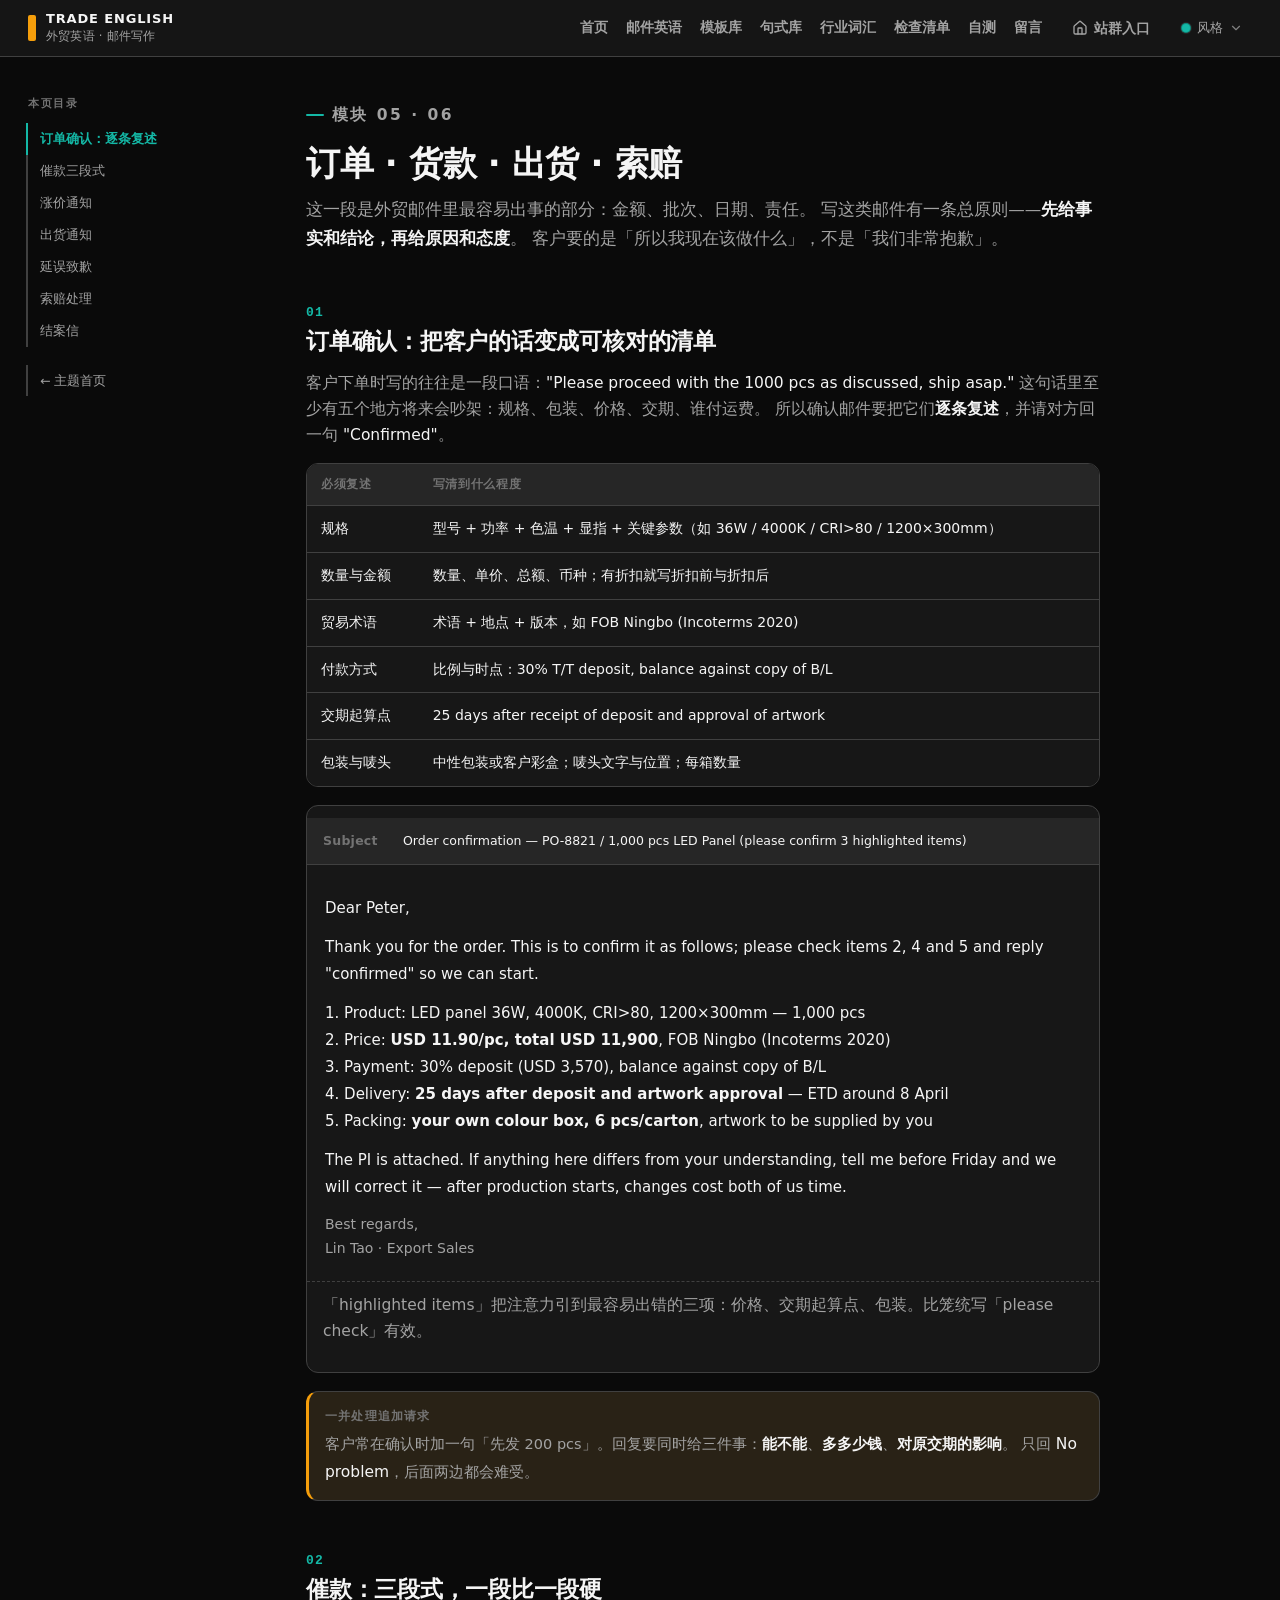
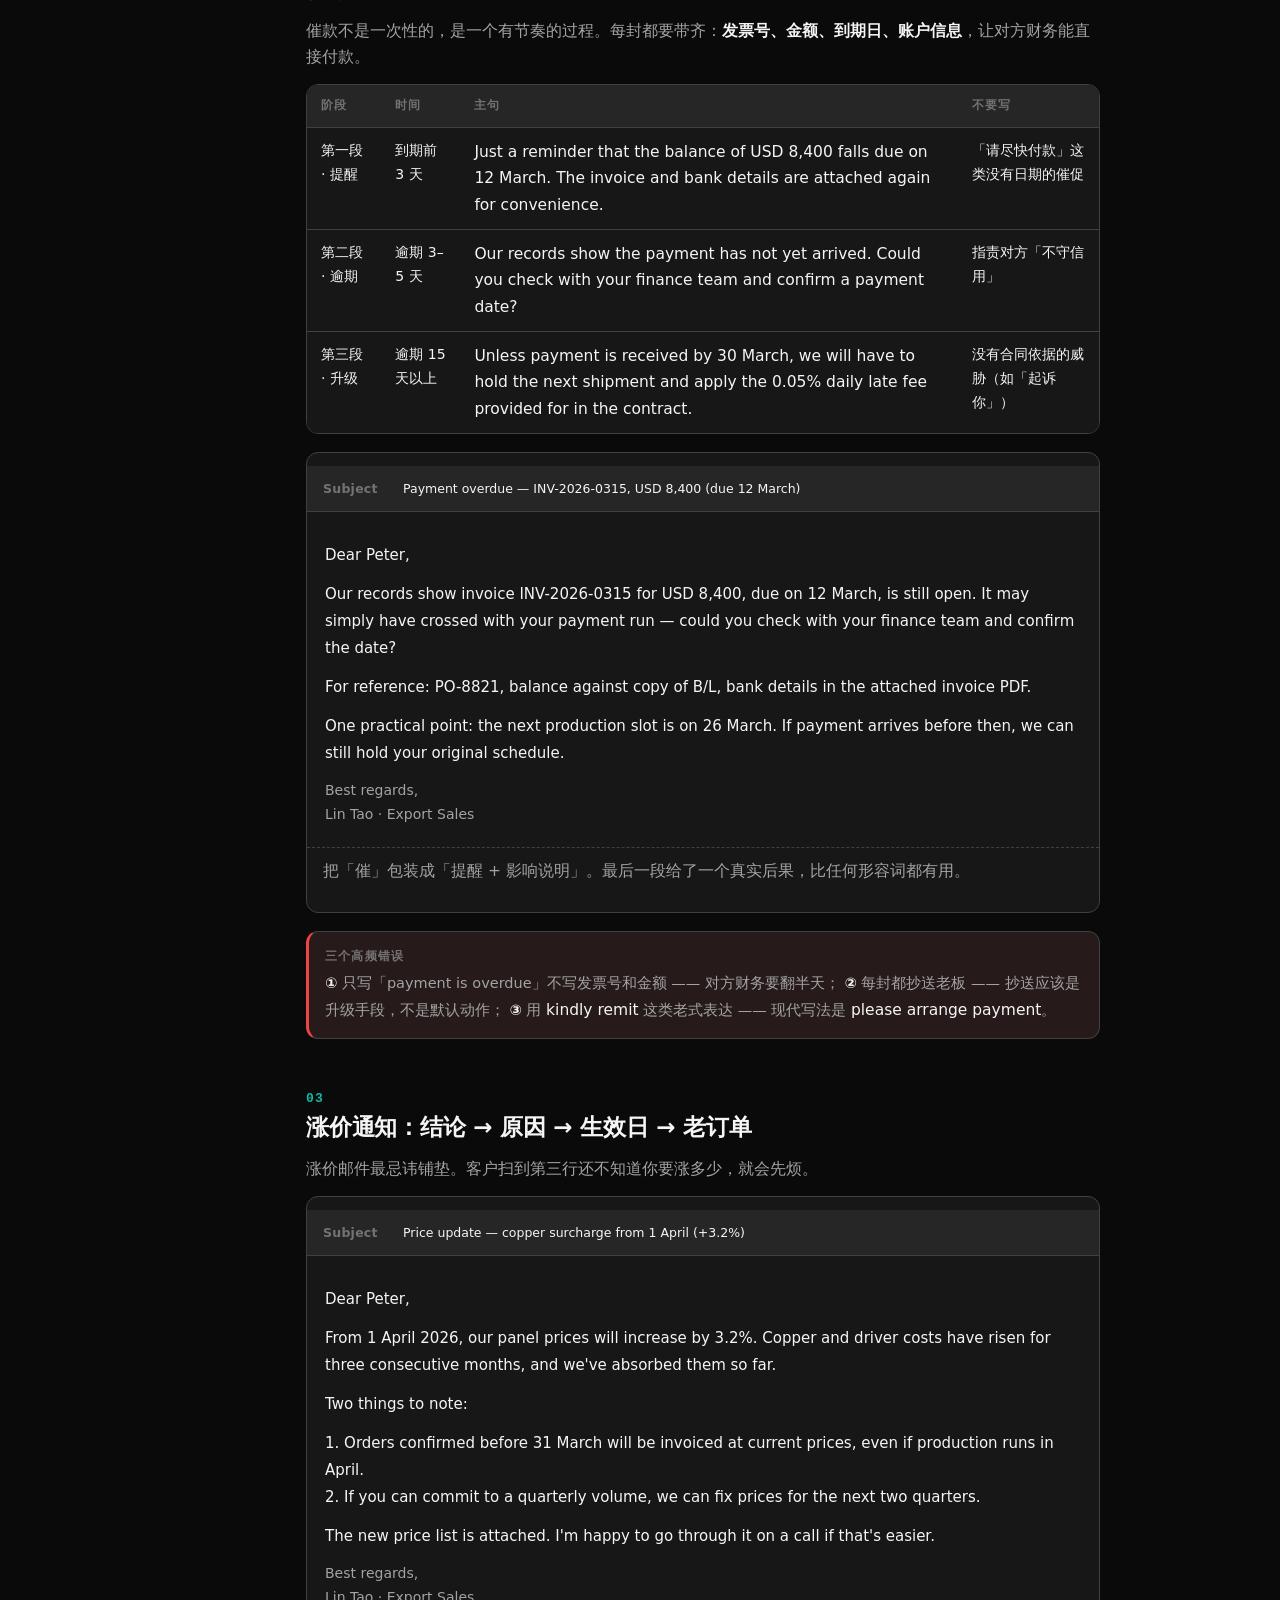
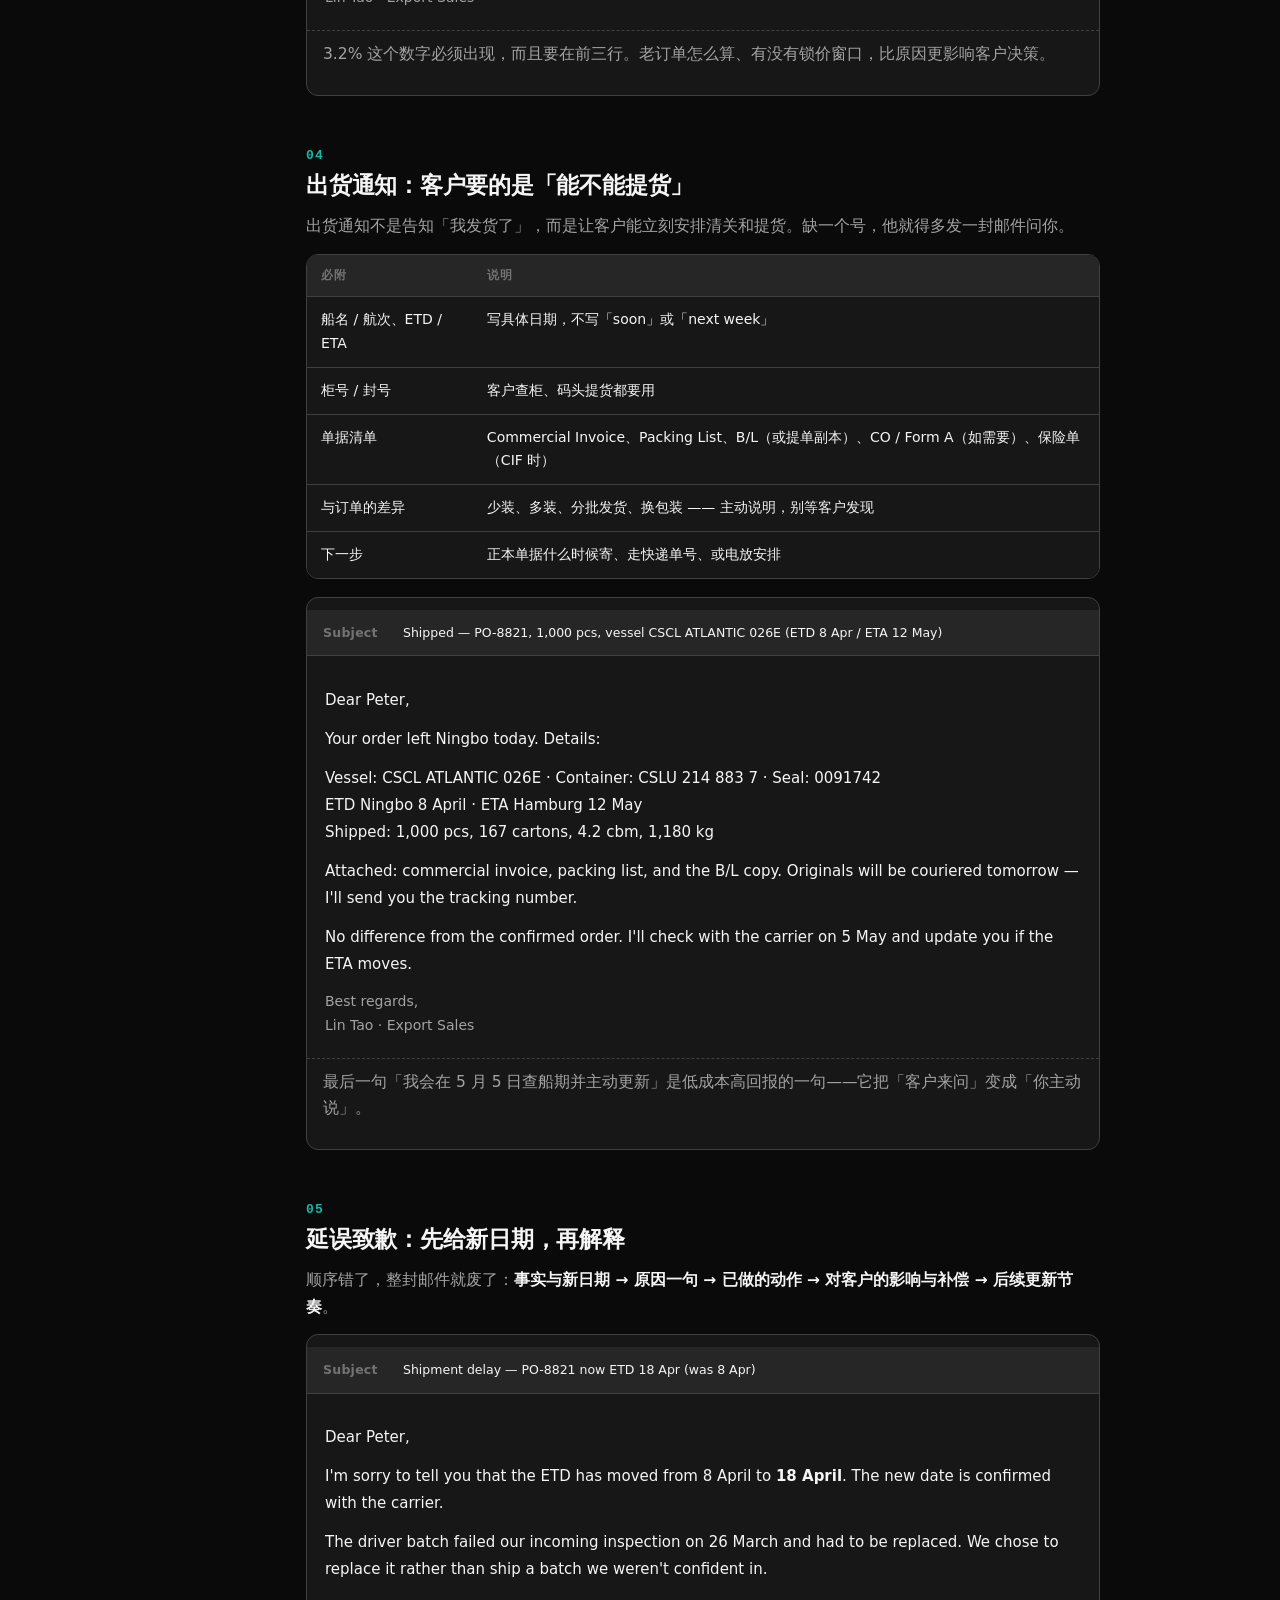
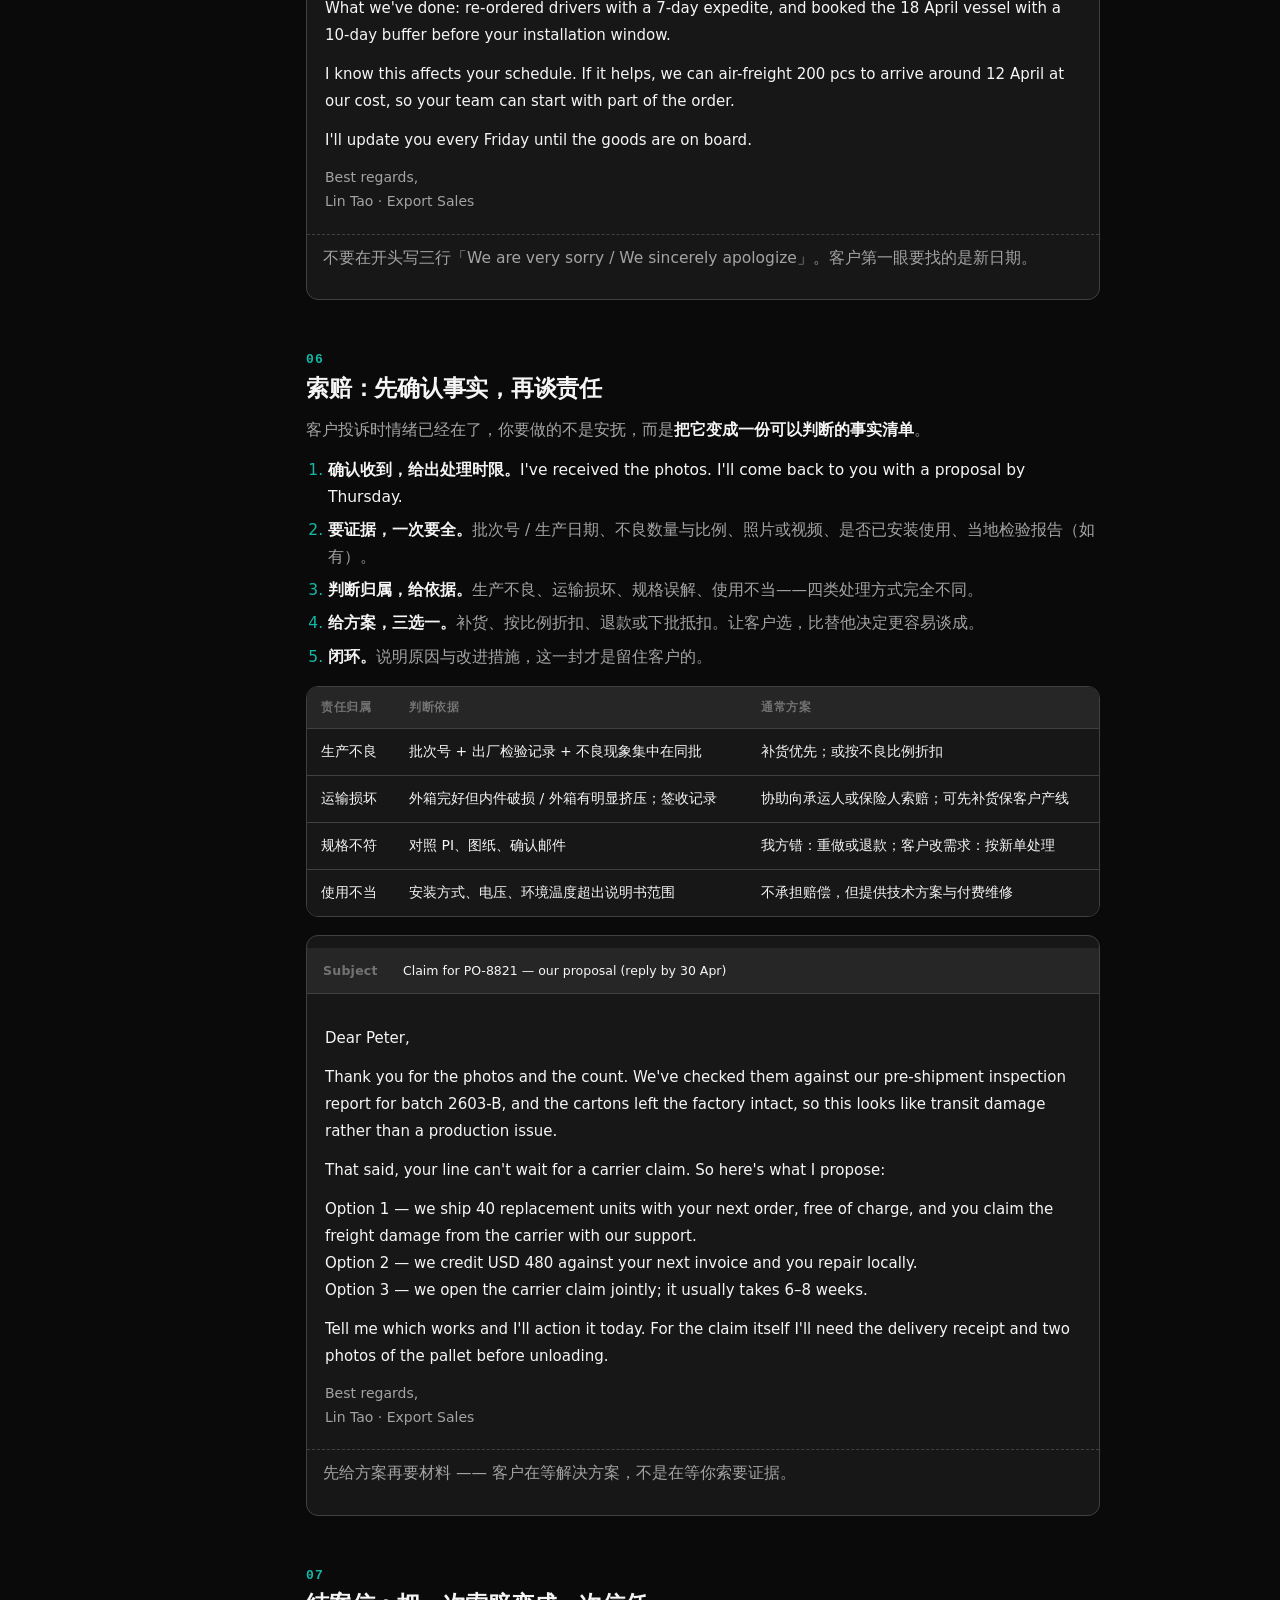
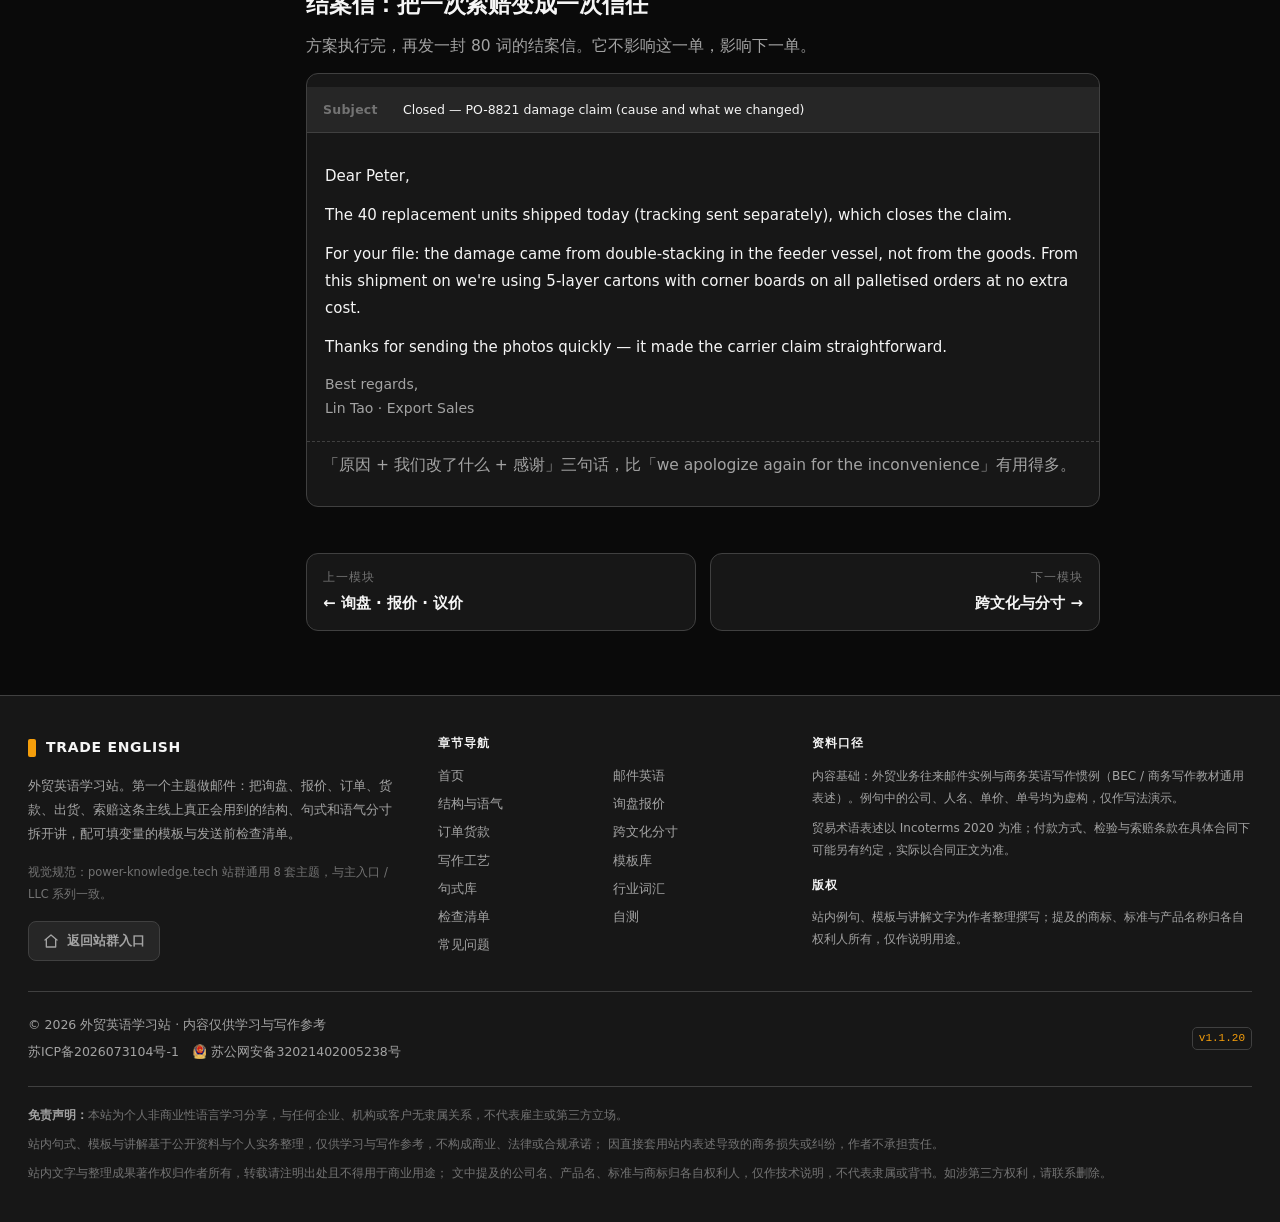
<file: email/operations.html>
<!DOCTYPE html>
<html lang="zh-CN">
<head>
<meta charset="UTF-8" />
<meta name="viewport" content="width=device-width, initial-scale=1" />
<title>订单 · 货款 · 出货 · 索赔 · 邮件英语 · 外贸英语学习站</title>
<meta name="description" content="订单确认逐条复述、PI 六要素、预付款与尾款的三段式催收、涨价通知、出货通知、延误致歉与索赔处理的标准写法。" />
<link rel="canonical" href="https://www.english.power-knowledge.tech/email/operations" />
<meta name="theme-color" content="#0a0a0a" />
<link rel="icon" href="data:image/svg+xml,<svg xmlns='http://www.w3.org/2000/svg' viewBox='0 0 32 32'><rect width='32' height='32' rx='7' fill='%230f766e'/><path d='M9 13v10M23 13v10M9 18h14' stroke='%23fff' stroke-width='2.4' stroke-linecap='round'/></svg>" />
<script>
  (function () {
    var IDS = ['dark-teal', 'blue', 'navy-tech', 'graphite', 'warm-paper', 'forest', 'indigo', 'sea-salt'];
    var BG = { 'dark-teal': '#0a0a0a', blue: '#f6f7f9', 'navy-tech': '#0b1a2b', graphite: '#f2f3f5', 'warm-paper': '#faf6ed', forest: '#0c1712', indigo: '#f6f5fc', 'sea-salt': '#eef7f7' };
    try {
      var q = new URLSearchParams(location.search).get('theme');
      var v = IDS.indexOf(q) >= 0 ? q : localStorage.getItem('pk-theme');
      if (IDS.indexOf(v) >= 0) {
        document.documentElement.dataset.theme = v;
        var m = document.querySelector('meta[name="theme-color"]');
        if (m && BG[v]) m.setAttribute('content', BG[v]);
      }
    } catch (e) {}
  })();
</script>
<link rel="stylesheet" href="/assets/css/theme-vars.css" />
<link rel="stylesheet" href="/assets/css/theme-switcher.css" />
<link rel="stylesheet" href="/assets/css/header.css" />
<link rel="stylesheet" href="/assets/css/footer.css" />
<link rel="stylesheet" href="/assets/css/site.css" />
</head>
<body>
<a class="skip-link" href="#main">跳到正文</a>

<header class="topbar">
  <div class="bar">
    <a class="brand" href="/" aria-label="外贸英语学习站首页">
      <i class="mark" aria-hidden="true"></i>
      <span class="brand-text">
        <span class="brand-en">TRADE ENGLISH</span>
        <span class="brand-sub">外贸英语 · 邮件写作</span>
      </span>
    </a>
    <button class="nav-toggle" type="button" aria-expanded="false" aria-controls="navlinks">目录 ▾</button>
    <nav class="navlinks" id="navlinks" aria-label="主导航">
      <a href="/">首页</a>
      <a href="/email/" data-topic="email">邮件英语</a>
      <a href="/email/templates">模板库</a>
      <a href="/email/phrases">句式库</a>
      <a href="/glossary/">行业词汇</a>
      <a href="/email/checklist">检查清单</a>
      <a href="/practice">自测</a>
    </nav>
<a class="group-entry" href="https://power-knowledge.tech/">
      <svg width="16" height="16" viewBox="0 0 24 24" fill="none" stroke="currentColor"
           stroke-width="2" stroke-linecap="round" stroke-linejoin="round" aria-hidden="true">
        <path d="M15 21v-8a1 1 0 0 0-1-1h-4a1 1 0 0 0-1 1v8"></path>
        <path d="M3 10a2 2 0 0 1 .709-1.528l7-5.999a2 2 0 0 1 2.582 0l7 5.999A2 2 0 0 1 21 10v9a2 2 0 0 1-2 2H5a2 2 0 0 1-2-2z"></path>
      </svg>
      站群入口
    </a>
    <div id="pk-theme-switcher"></div>
  </div>
</header>

<main id="main">
  <div class="shell">
    <div class="content-grid">
      <aside class="toc" aria-label="本页目录">
        <h4>本页目录</h4>
        <a href="#order">订单确认：逐条复述</a>
        <a href="#payment">催款三段式</a>
        <a href="#increase">涨价通知</a>
        <a href="#shipping">出货通知</a>
        <a href="#delay">延误致歉</a>
        <a href="#claim">索赔处理</a>
        <a href="#close">结案信</a>
        <a class="toc-back" href="/email/">← 主题首页</a>
      </aside>

      <article class="prose">
        <p class="eyebrow">模块 05 · 06</p>
        <h1 style="font-size:clamp(26px,3.2vw,34px);margin-bottom:12px">订单 · 货款 · 出货 · 索赔</h1>
        <p style="font-size:16.5px">
          这一段是外贸邮件里最容易出事的部分：金额、批次、日期、责任。
          写这类邮件有一条总原则——<strong>先给事实和结论，再给原因和态度</strong>。
          客户要的是「所以我现在该做什么」，不是「我们非常抱歉」。
        </p>

        <h2 id="order"><span class="num">01</span>订单确认：把客户的话变成可核对的清单</h2>
        <p>
          客户下单时写的往往是一段口语：<span class="en">"Please proceed with the 1000 pcs as discussed, ship asap."</span>
          这句话里至少有五个地方将来会吵架：规格、包装、价格、交期、谁付运费。
          所以确认邮件要把它们<strong>逐条复述</strong>，并请对方回一句 <span class="en">"Confirmed"</span>。
        </p>
        <div class="table-wrap">
          <table>
            <thead><tr><th>必须复述</th><th>写清到什么程度</th></tr></thead>
            <tbody>
              <tr><td>规格</td><td>型号 + 功率 + 色温 + 显指 + 关键参数（如 36W / 4000K / CRI&gt;80 / 1200×300mm）</td></tr>
              <tr><td>数量与金额</td><td>数量、单价、总额、币种；有折扣就写折扣前与折扣后</td></tr>
              <tr><td>贸易术语</td><td>术语 + 地点 + 版本，如 FOB Ningbo (Incoterms 2020)</td></tr>
              <tr><td>付款方式</td><td>比例与时点：30% T/T deposit, balance against copy of B/L</td></tr>
              <tr><td>交期起算点</td><td>25 days after receipt of deposit and approval of artwork</td></tr>
              <tr><td>包装与唛头</td><td>中性包装或客户彩盒；唛头文字与位置；每箱数量</td></tr>
            </tbody>
          </table>
        </div>
        <div class="mail">
          <dl class="mail-head">
            <dt>Subject</dt><dd>Order confirmation — PO-8821 / 1,000 pcs LED Panel (please confirm 3 highlighted items)</dd>
          </dl>
          <div class="mail-body">
            <p>Dear Peter,</p>
            <p>Thank you for the order. This is to confirm it as follows; please check items 2, 4 and 5 and reply "confirmed" so we can start.</p>
            <p>1. Product: LED panel 36W, 4000K, CRI&gt;80, 1200×300mm — 1,000 pcs<br />
               2. Price: <b>USD 11.90/pc, total USD 11,900</b>, FOB Ningbo (Incoterms 2020)<br />
               3. Payment: 30% deposit (USD 3,570), balance against copy of B/L<br />
               4. Delivery: <b>25 days after deposit and artwork approval</b> — ETD around 8 April<br />
               5. Packing: <b>your own colour box, 6 pcs/carton</b>, artwork to be supplied by you</p>
            <p>The PI is attached. If anything here differs from your understanding, tell me before Friday and we will correct it — after production starts, changes cost both of us time.</p>
            <p class="sig">Best regards,<br />Lin Tao · Export Sales</p>
          </div>
          <p class="mail-note">「highlighted items」把注意力引到最容易出错的三项：价格、交期起算点、包装。比笼统写「please check」有效。</p>
        </div>
        <div class="callout callout--tip">
          <span class="co-title">一并处理追加请求</span>
          客户常在确认时加一句「先发 200 pcs」。回复要同时给三件事：<b>能不能</b>、<b>多多少钱</b>、<b>对原交期的影响</b>。
          只回 <span class="en">No problem</span>，后面两边都会难受。
        </div>

        <h2 id="payment"><span class="num">02</span>催款：三段式，一段比一段硬</h2>
        <p>催款不是一次性的，是一个有节奏的过程。每封都要带齐：<strong>发票号、金额、到期日、账户信息</strong>，让对方财务能直接付款。</p>
        <div class="table-wrap">
          <table>
            <thead><tr><th>阶段</th><th>时间</th><th>主句</th><th>不要写</th></tr></thead>
            <tbody>
              <tr>
                <td>第一段 · 提醒</td>
                <td>到期前 3 天</td>
                <td><span class="en">Just a reminder that the balance of USD 8,400 falls due on 12 March. The invoice and bank details are attached again for convenience.</span></td>
                <td>「请尽快付款」这类没有日期的催促</td>
              </tr>
              <tr>
                <td>第二段 · 逾期</td>
                <td>逾期 3–5 天</td>
                <td><span class="en">Our records show the payment has not yet arrived. Could you check with your finance team and confirm a payment date?</span></td>
                <td>指责对方「不守信用」</td>
              </tr>
              <tr>
                <td>第三段 · 升级</td>
                <td>逾期 15 天以上</td>
                <td><span class="en">Unless payment is received by 30 March, we will have to hold the next shipment and apply the 0.05% daily late fee provided for in the contract.</span></td>
                <td>没有合同依据的威胁（如「起诉你」）</td>
              </tr>
            </tbody>
          </table>
        </div>
        <div class="mail">
          <dl class="mail-head">
            <dt>Subject</dt><dd>Payment overdue — INV-2026-0315, USD 8,400 (due 12 March)</dd>
          </dl>
          <div class="mail-body">
            <p>Dear Peter,</p>
            <p>Our records show invoice INV-2026-0315 for USD 8,400, due on 12 March, is still open. It may simply have crossed with your payment run — could you check with your finance team and confirm the date?</p>
            <p>For reference: PO-8821, balance against copy of B/L, bank details in the attached invoice PDF.</p>
            <p>One practical point: the next production slot is on 26 March. If payment arrives before then, we can still hold your original schedule.</p>
            <p class="sig">Best regards,<br />Lin Tao · Export Sales</p>
          </div>
          <p class="mail-note">把「催」包装成「提醒 + 影响说明」。最后一段给了一个真实后果，比任何形容词都有用。</p>
        </div>
        <div class="callout callout--warn">
          <span class="co-title">三个高频错误</span>
          <b>①</b> 只写「payment is overdue」不写发票号和金额 —— 对方财务要翻半天；
          <b>②</b> 每封都抄送老板 —— 抄送应该是升级手段，不是默认动作；
          <b>③</b> 用 <span class="en">kindly remit</span> 这类老式表达 —— 现代写法是 <span class="en">please arrange payment</span>。
        </div>

        <h2 id="increase"><span class="num">03</span>涨价通知：结论 → 原因 → 生效日 → 老订单</h2>
        <p>涨价邮件最忌讳铺垫。客户扫到第三行还不知道你要涨多少，就会先烦。</p>
        <div class="mail">
          <dl class="mail-head">
            <dt>Subject</dt><dd>Price update — copper surcharge from 1 April (+3.2%)</dd>
          </dl>
          <div class="mail-body">
            <p>Dear Peter,</p>
            <p>From 1 April 2026, our panel prices will increase by 3.2%. Copper and driver costs have risen for three consecutive months, and we've absorbed them so far.</p>
            <p>Two things to note:</p>
            <p>1. Orders confirmed before 31 March will be invoiced at current prices, even if production runs in April.<br />
               2. If you can commit to a quarterly volume, we can fix prices for the next two quarters.</p>
            <p>The new price list is attached. I'm happy to go through it on a call if that's easier.</p>
            <p class="sig">Best regards,<br />Lin Tao · Export Sales</p>
          </div>
          <p class="mail-note">3.2% 这个数字必须出现，而且要在前三行。老订单怎么算、有没有锁价窗口，比原因更影响客户决策。</p>
        </div>

        <h2 id="shipping"><span class="num">04</span>出货通知：客户要的是「能不能提货」</h2>
        <p>出货通知不是告知「我发货了」，而是让客户能立刻安排清关和提货。缺一个号，他就得多发一封邮件问你。</p>
        <div class="table-wrap">
          <table>
            <thead><tr><th>必附</th><th>说明</th></tr></thead>
            <tbody>
              <tr><td>船名 / 航次、ETD / ETA</td><td>写具体日期，不写「soon」或「next week」</td></tr>
              <tr><td>柜号 / 封号</td><td>客户查柜、码头提货都要用</td></tr>
              <tr><td>单据清单</td><td>Commercial Invoice、Packing List、B/L（或提单副本）、CO / Form A（如需要）、保险单（CIF 时）</td></tr>
              <tr><td>与订单的差异</td><td>少装、多装、分批发货、换包装 —— 主动说明，别等客户发现</td></tr>
              <tr><td>下一步</td><td>正本单据什么时候寄、走快递单号、或电放安排</td></tr>
            </tbody>
          </table>
        </div>
        <div class="mail">
          <dl class="mail-head">
            <dt>Subject</dt><dd>Shipped — PO-8821, 1,000 pcs, vessel CSCL ATLANTIC 026E (ETD 8 Apr / ETA 12 May)</dd>
          </dl>
          <div class="mail-body">
            <p>Dear Peter,</p>
            <p>Your order left Ningbo today. Details:</p>
            <p>Vessel: CSCL ATLANTIC 026E · Container: CSLU 214 883 7 · Seal: 0091742<br />
               ETD Ningbo 8 April · ETA Hamburg 12 May<br />
               Shipped: 1,000 pcs, 167 cartons, 4.2 cbm, 1,180 kg</p>
            <p>Attached: commercial invoice, packing list, and the B/L copy. Originals will be couriered tomorrow — I'll send you the tracking number.</p>
            <p>No difference from the confirmed order. I'll check with the carrier on 5 May and update you if the ETA moves.</p>
            <p class="sig">Best regards,<br />Lin Tao · Export Sales</p>
          </div>
          <p class="mail-note">最后一句「我会在 5 月 5 日查船期并主动更新」是低成本高回报的一句——它把「客户来问」变成「你主动说」。</p>
        </div>

        <h2 id="delay"><span class="num">05</span>延误致歉：先给新日期，再解释</h2>
        <p>顺序错了，整封邮件就废了：<strong>事实与新日期 → 原因一句 → 已做的动作 → 对客户的影响与补偿 → 后续更新节奏</strong>。</p>
        <div class="mail">
          <dl class="mail-head">
            <dt>Subject</dt><dd>Shipment delay — PO-8821 now ETD 18 Apr (was 8 Apr)</dd>
          </dl>
          <div class="mail-body">
            <p>Dear Peter,</p>
            <p>I'm sorry to tell you that the ETD has moved from 8 April to <b>18 April</b>. The new date is confirmed with the carrier.</p>
            <p>The driver batch failed our incoming inspection on 26 March and had to be replaced. We chose to replace it rather than ship a batch we weren't confident in.</p>
            <p>What we've done: re-ordered drivers with a 7-day expedite, and booked the 18 April vessel with a 10-day buffer before your installation window.</p>
            <p>I know this affects your schedule. If it helps, we can air-freight 200 pcs to arrive around 12 April at our cost, so your team can start with part of the order.</p>
            <p>I'll update you every Friday until the goods are on board.</p>
            <p class="sig">Best regards,<br />Lin Tao · Export Sales</p>
          </div>
          <p class="mail-note">不要在开头写三行「We are very sorry / We sincerely apologize」。客户第一眼要找的是新日期。</p>
        </div>

        <h2 id="claim"><span class="num">06</span>索赔：先确认事实，再谈责任</h2>
        <p>客户投诉时情绪已经在了，你要做的不是安抚，而是<strong>把它变成一份可以判断的事实清单</strong>。</p>
        <ol>
          <li><strong>确认收到，给出处理时限。</strong><span class="en">I've received the photos. I'll come back to you with a proposal by Thursday.</span></li>
          <li><strong>要证据，一次要全。</strong>批次号 / 生产日期、不良数量与比例、照片或视频、是否已安装使用、当地检验报告（如有）。</li>
          <li><strong>判断归属，给依据。</strong>生产不良、运输损坏、规格误解、使用不当——四类处理方式完全不同。</li>
          <li><strong>给方案，三选一。</strong>补货、按比例折扣、退款或下批抵扣。让客户选，比替他决定更容易谈成。</li>
          <li><strong>闭环。</strong>说明原因与改进措施，这一封才是留住客户的。</li>
        </ol>
        <div class="table-wrap">
          <table>
            <thead><tr><th>责任归属</th><th>判断依据</th><th>通常方案</th></tr></thead>
            <tbody>
              <tr>
                <td>生产不良</td><td>批次号 + 出厂检验记录 + 不良现象集中在同批</td><td>补货优先；或按不良比例折扣</td>
              </tr>
              <tr>
                <td>运输损坏</td><td>外箱完好但内件破损 / 外箱有明显挤压；签收记录</td><td>协助向承运人或保险人索赔；可先补货保客户产线</td>
              </tr>
              <tr>
                <td>规格不符</td><td>对照 PI、图纸、确认邮件</td><td>我方错：重做或退款；客户改需求：按新单处理</td>
              </tr>
              <tr>
                <td>使用不当</td><td>安装方式、电压、环境温度超出说明书范围</td><td>不承担赔偿，但提供技术方案与付费维修</td>
              </tr>
            </tbody>
          </table>
        </div>
        <div class="mail">
          <dl class="mail-head">
            <dt>Subject</dt><dd>Claim for PO-8821 — our proposal (reply by 30 Apr)</dd>
          </dl>
          <div class="mail-body">
            <p>Dear Peter,</p>
            <p>Thank you for the photos and the count. We've checked them against our pre-shipment inspection report for batch 2603-B, and the cartons left the factory intact, so this looks like transit damage rather than a production issue.</p>
            <p>That said, your line can't wait for a carrier claim. So here's what I propose:</p>
            <p>Option 1 — we ship 40 replacement units with your next order, free of charge, and you claim the freight damage from the carrier with our support.<br />
               Option 2 — we credit USD 480 against your next invoice and you repair locally.<br />
               Option 3 — we open the carrier claim jointly; it usually takes 6–8 weeks.</p>
            <p>Tell me which works and I'll action it today. For the claim itself I'll need the delivery receipt and two photos of the pallet before unloading.</p>
            <p class="sig">Best regards,<br />Lin Tao · Export Sales</p>
          </div>
          <p class="mail-note">先给方案再要材料 —— 客户在等解决方案，不是在等你索要证据。</p>
        </div>

        <h2 id="close"><span class="num">07</span>结案信：把一次索赔变成一次信任</h2>
        <p>方案执行完，再发一封 80 词的结案信。它不影响这一单，影响下一单。</p>
        <div class="mail">
          <dl class="mail-head">
            <dt>Subject</dt><dd>Closed — PO-8821 damage claim (cause and what we changed)</dd>
          </dl>
          <div class="mail-body">
            <p>Dear Peter,</p>
            <p>The 40 replacement units shipped today (tracking sent separately), which closes the claim.</p>
            <p>For your file: the damage came from double-stacking in the feeder vessel, not from the goods. From this shipment on we're using 5-layer cartons with corner boards on all palletised orders at no extra cost.</p>
            <p>Thanks for sending the photos quickly — it made the carrier claim straightforward.</p>
            <p class="sig">Best regards,<br />Lin Tao · Export Sales</p>
          </div>
          <p class="mail-note">「原因 + 我们改了什么 + 感谢」三句话，比「we apologize again for the inconvenience」有用得多。</p>
        </div>

        <div class="pager">
          <a href="/email/negotiation"><small>上一模块</small><strong>← 询盘 · 报价 · 议价</strong></a>
          <a class="next" href="/email/culture"><small>下一模块</small><strong>跨文化与分寸 →</strong></a>
        </div>
      </article>
    </div>
  </div>
</main>

<footer>
  <div class="foot-wrap">
    <div class="foot-grid">
      <div class="foot-col">
        <div class="foot-brand">
          <i class="mark" aria-hidden="true"></i>
          <b>TRADE ENGLISH</b>
        </div>
        <p class="foot-desc">
          外贸英语学习站。第一个主题做邮件：把询盘、报价、订单、货款、出货、索赔这条主线上真正会用到的结构、句式和语气分寸拆开讲，配可填变量的模板与发送前检查清单。
        </p>
        <p class="foot-note foot-note-tight">
          视觉规范：power-knowledge.tech 站群通用 8 套主题，与主入口 / LLC 系列一致。
        </p>
        <a class="foot-back" href="https://power-knowledge.tech/">
          <svg width="16" height="16" viewBox="0 0 24 24" fill="none" stroke="currentColor"
               stroke-width="2" stroke-linecap="round" stroke-linejoin="round" aria-hidden="true">
            <path d="M3 10.5 12 3l9 7.5"></path>
            <path d="M5 9.5V21h14V9.5"></path>
          </svg>
          返回站群入口
        </a>
      </div>
      <div class="foot-col">
        <h4>章节导航</h4>
        <div class="foot-links">
          <a href="/">首页</a>
          <a href="/email/">邮件英语</a>
          <a href="/email/structure">结构与语气</a>
          <a href="/email/negotiation">询盘报价</a>
          <a href="/email/operations">订单货款</a>
          <a href="/email/culture">跨文化分寸</a>
          <a href="/email/craft">写作工艺</a>
          <a href="/email/templates">模板库</a>
          <a href="/email/phrases">句式库</a>
          <a href="/glossary/">行业词汇</a>
          <a href="/email/checklist">检查清单</a>
          <a href="/practice">自测</a>
          <a href="/email/#faq">常见问题</a>
        </div>
      </div>
      <div class="foot-col">
        <h4>资料口径</h4>
        <p class="foot-note">
          内容基础：外贸业务往来邮件实例与商务英语写作惯例（BEC / 商务写作教材通用表述）。例句中的公司、人名、单价、单号均为虚构，仅作写法演示。
        </p>
        <p class="foot-note">
          贸易术语表述以 Incoterms 2020 为准；付款方式、检验与索赔条款在具体合同下可能另有约定，实际以合同正文为准。
        </p>
        <h4 class="foot-h-gap">版权</h4>
        <p class="foot-note">
          站内例句、模板与讲解文字为作者整理撰写；提及的商标、标准与产品名称归各自权利人所有，仅作说明用途。
        </p>
      </div>
    </div>
    <div class="foot-legal">
      <div>
        <p class="foot-copy">© 2026 外贸英语学习站 · 内容仅供学习与写作参考</p>
        <div class="foot-beian">
          <a href="https://beian.miit.gov.cn/" target="_blank" rel="noopener noreferrer">苏ICP备2026073104号-1</a>
          <a href="https://beian.mps.gov.cn/#/query/webSearch?code=32021402005238"
             target="_blank" rel="noreferrer">
            <img src="/beian.png" alt="" />苏公网安备32021402005238号
          </a>
        </div>
      </div>
      <div class="foot-legal-right"><span class="app-version">v1.1.20</span></div>
    </div>
    <div class="foot-disclaimer">
      <p>
        <b>免责声明：</b>本站为个人非商业性语言学习分享，与任何企业、机构或客户无隶属关系，不代表雇主或第三方立场。
      </p>
      <p>
        站内句式、模板与讲解基于公开资料与个人实务整理，仅供学习与写作参考，不构成商业、法律或合规承诺；
        因直接套用站内表述导致的商务损失或纠纷，作者不承担责任。
      </p>
      <p>
        站内文字与整理成果著作权归作者所有，转载请注明出处且不得用于商业用途；
        文中提及的公司名、产品名、标准与商标归各自权利人，仅作技术说明，不代表隶属或背书。如涉第三方权利，请联系删除。
      </p>
    </div>
  </div>
</footer>

<script src="/assets/js/theme.js" defer></script>
<script src="/assets/js/site.js" defer></script>
</body>
</html>
</file>
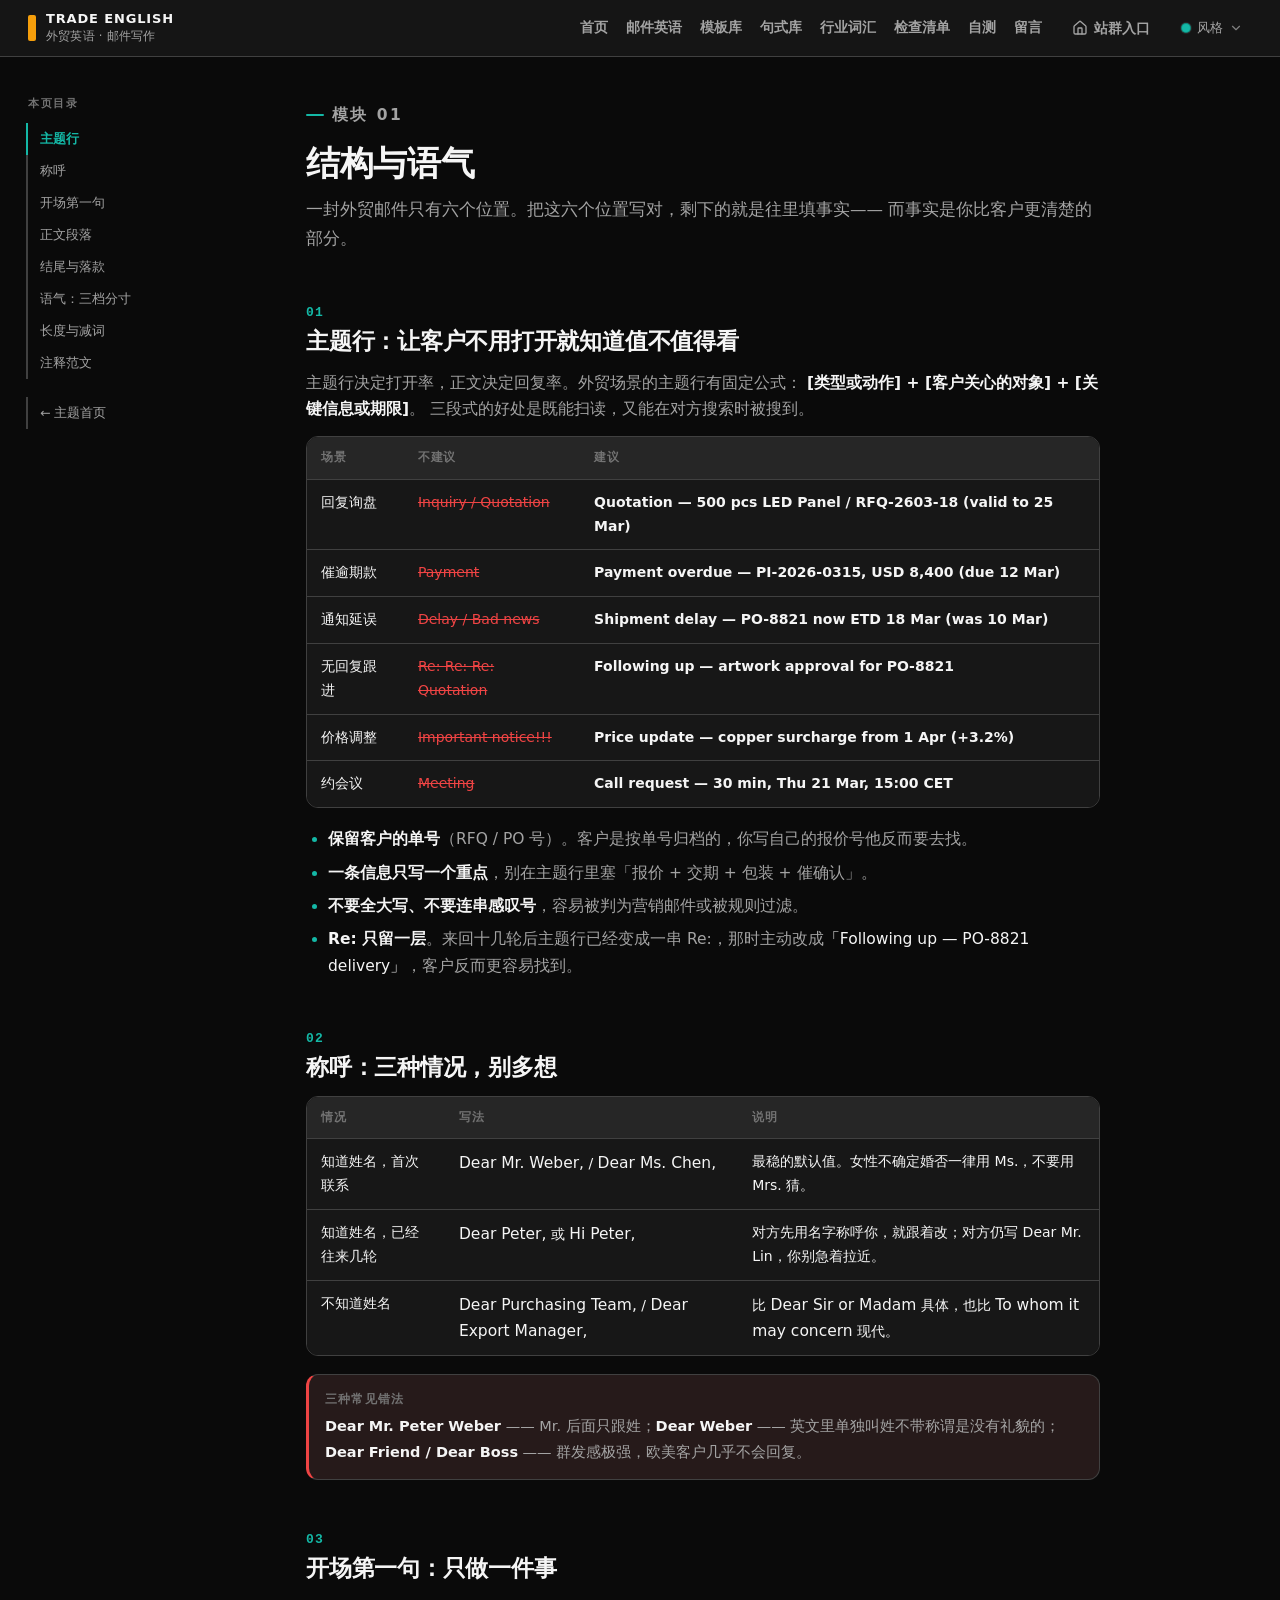
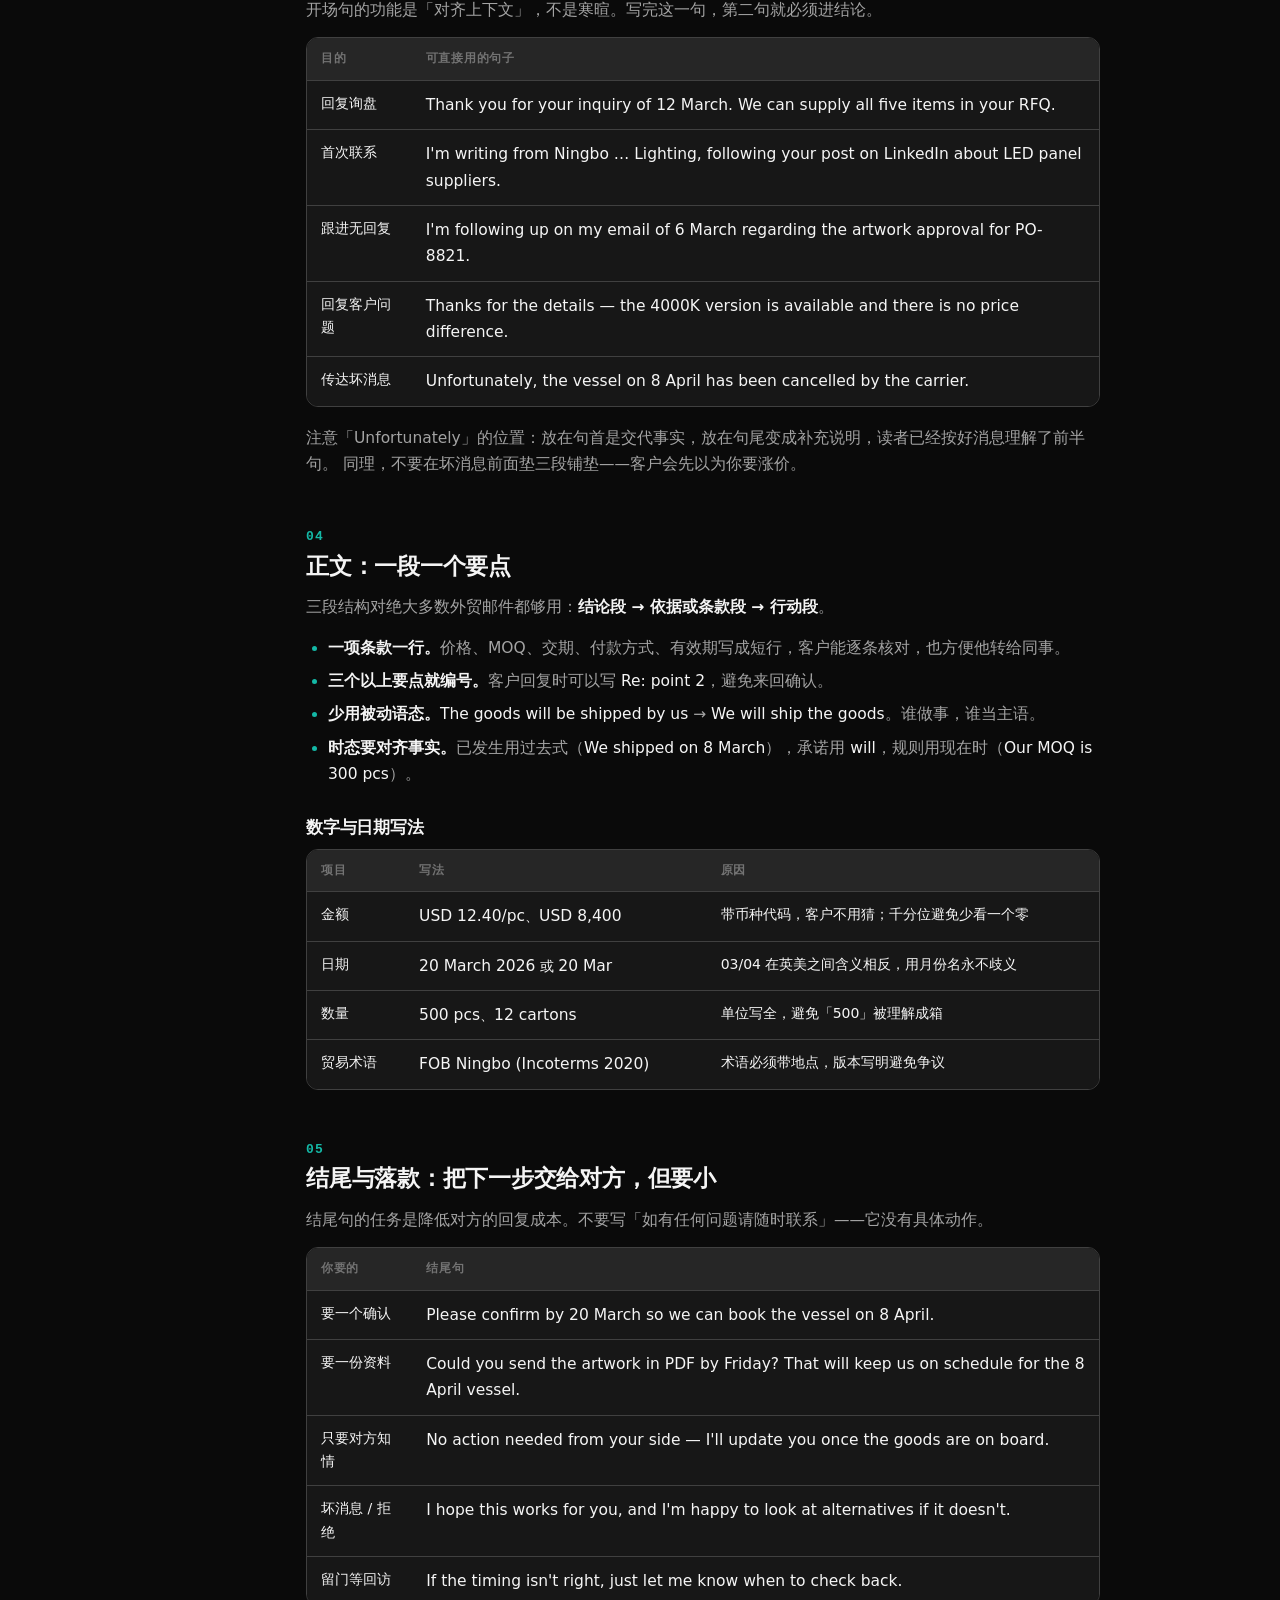
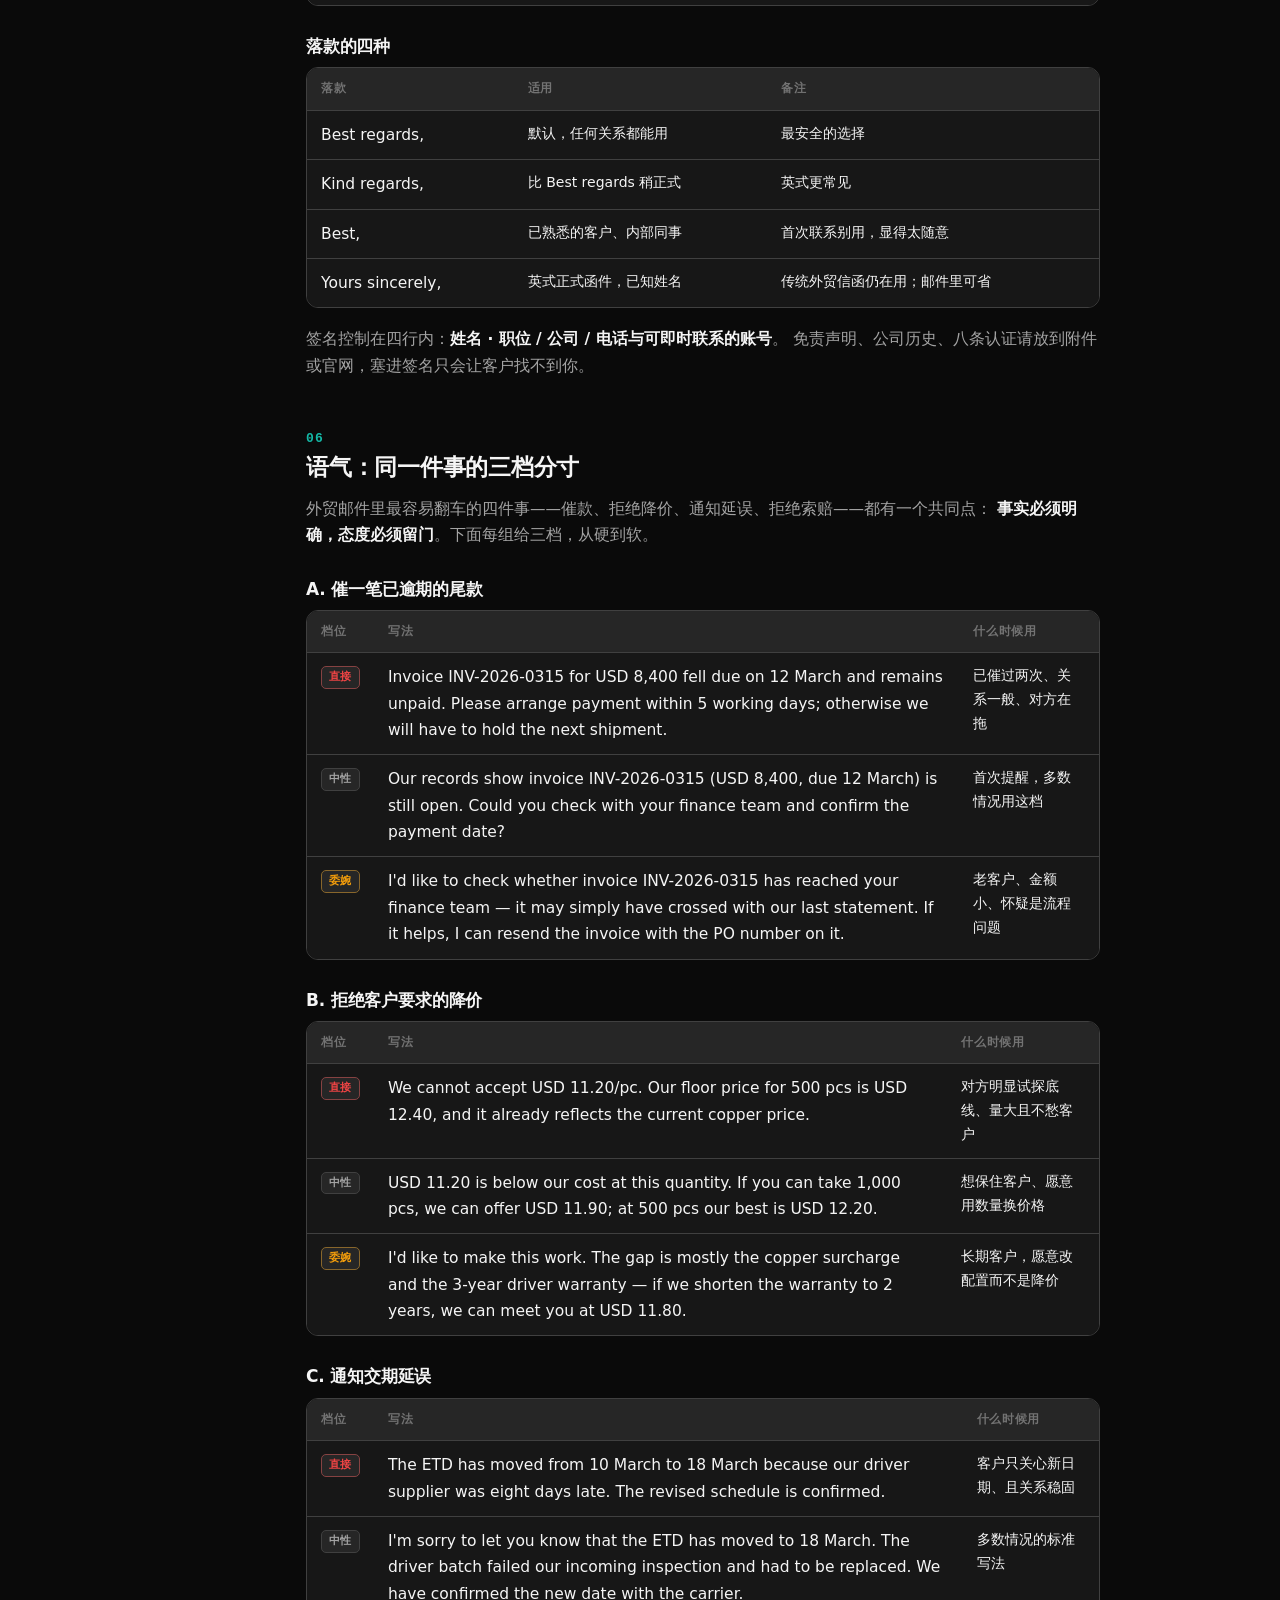
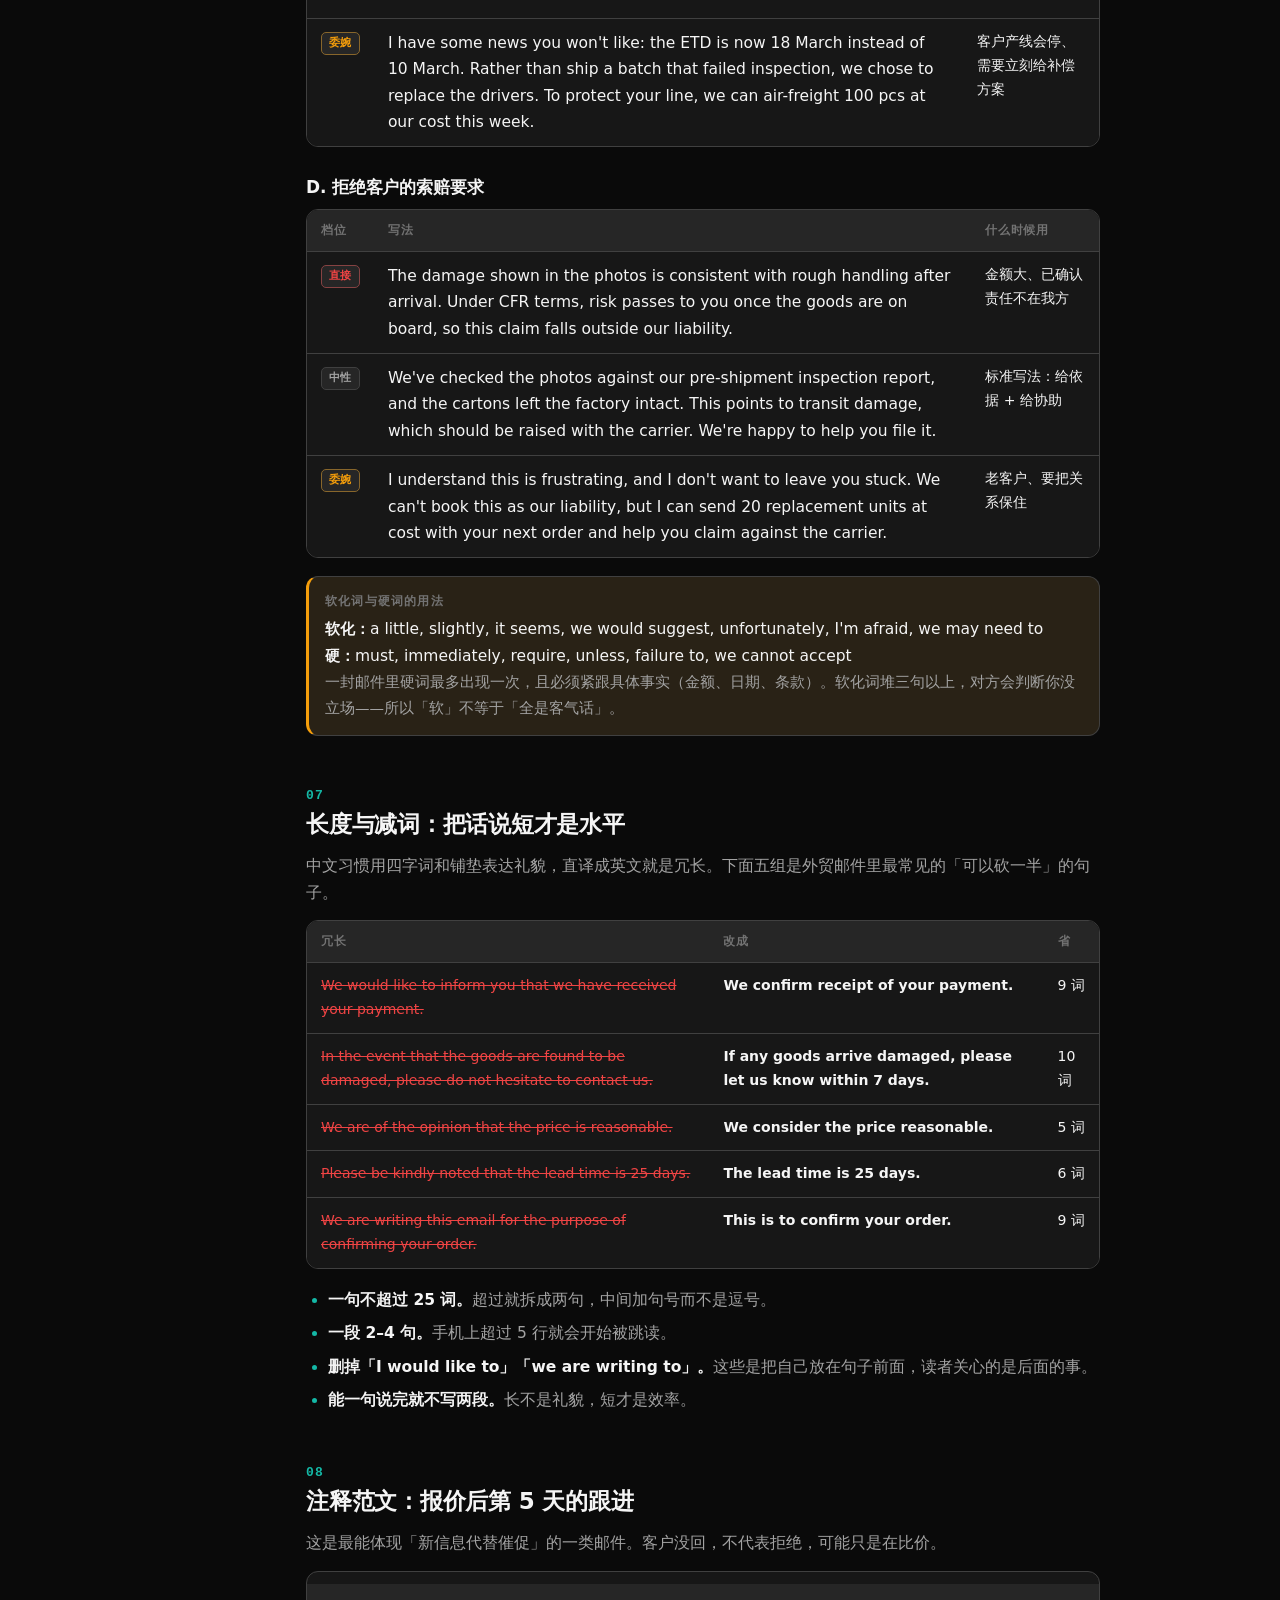
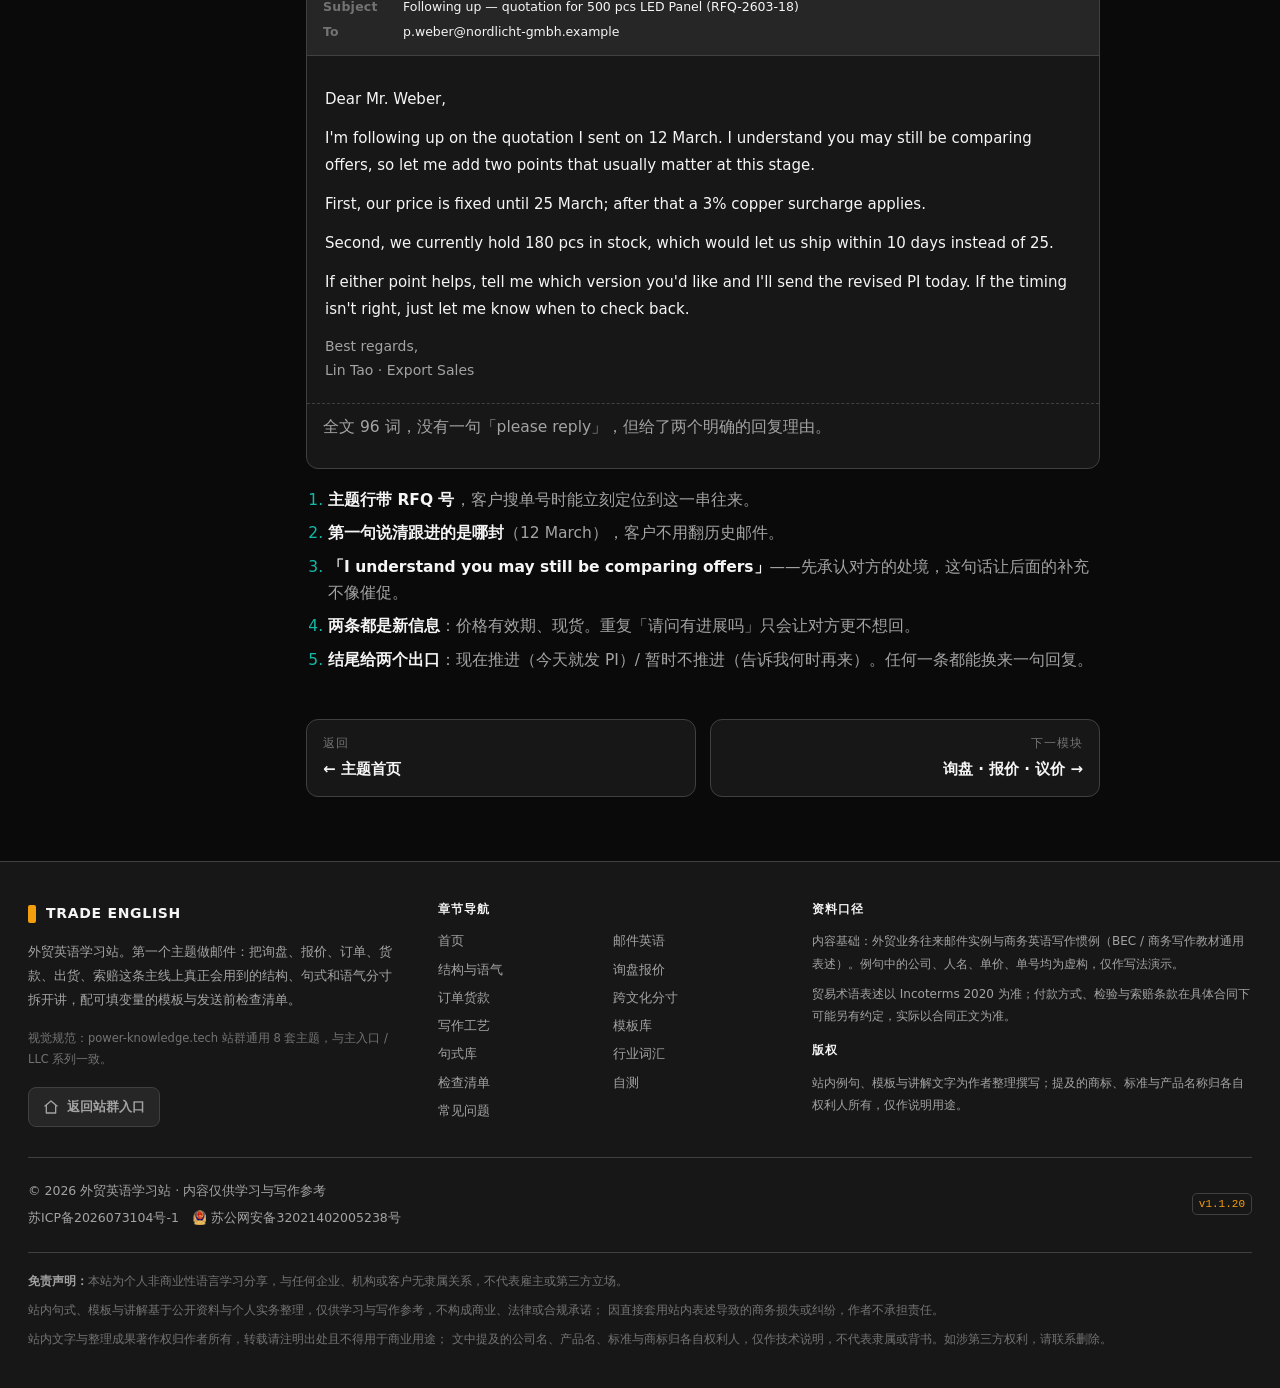
<file: email/structure.html>
<!DOCTYPE html>
<html lang="zh-CN">
<head>
<meta charset="UTF-8" />
<meta name="viewport" content="width=device-width, initial-scale=1" />
<title>结构与语气 · 邮件英语 · 外贸英语学习站</title>
<meta name="description" content="外贸邮件的六个位置怎么写：主题行公式、称呼判断、开场、正文、结尾落款，以及同一件事的直接/中性/委婉三档语气。" />
<link rel="canonical" href="https://www.english.power-knowledge.tech/email/structure" />
<meta name="theme-color" content="#0a0a0a" />
<link rel="icon" href="data:image/svg+xml,<svg xmlns='http://www.w3.org/2000/svg' viewBox='0 0 32 32'><rect width='32' height='32' rx='7' fill='%230f766e'/><path d='M9 13v10M23 13v10M9 18h14' stroke='%23fff' stroke-width='2.4' stroke-linecap='round'/></svg>" />
<script>
  (function () {
    var IDS = ['dark-teal', 'blue', 'navy-tech', 'graphite', 'warm-paper', 'forest', 'indigo', 'sea-salt'];
    var BG = { 'dark-teal': '#0a0a0a', blue: '#f6f7f9', 'navy-tech': '#0b1a2b', graphite: '#f2f3f5', 'warm-paper': '#faf6ed', forest: '#0c1712', indigo: '#f6f5fc', 'sea-salt': '#eef7f7' };
    try {
      var q = new URLSearchParams(location.search).get('theme');
      var v = IDS.indexOf(q) >= 0 ? q : localStorage.getItem('pk-theme');
      if (IDS.indexOf(v) >= 0) {
        document.documentElement.dataset.theme = v;
        var m = document.querySelector('meta[name="theme-color"]');
        if (m && BG[v]) m.setAttribute('content', BG[v]);
      }
    } catch (e) {}
  })();
</script>
<link rel="stylesheet" href="/assets/css/theme-vars.css" />
<link rel="stylesheet" href="/assets/css/theme-switcher.css" />
<link rel="stylesheet" href="/assets/css/header.css" />
<link rel="stylesheet" href="/assets/css/footer.css" />
<link rel="stylesheet" href="/assets/css/site.css" />
</head>
<body>
<a class="skip-link" href="#main">跳到正文</a>

<header class="topbar">
  <div class="bar">
    <a class="brand" href="/" aria-label="外贸英语学习站首页">
      <i class="mark" aria-hidden="true"></i>
      <span class="brand-text">
        <span class="brand-en">TRADE ENGLISH</span>
        <span class="brand-sub">外贸英语 · 邮件写作</span>
      </span>
    </a>
    <button class="nav-toggle" type="button" aria-expanded="false" aria-controls="navlinks">目录 ▾</button>
    <nav class="navlinks" id="navlinks" aria-label="主导航">
      <a href="/">首页</a>
      <a href="/email/" data-topic="email">邮件英语</a>
      <a href="/email/templates">模板库</a>
      <a href="/email/phrases">句式库</a>
      <a href="/glossary/">行业词汇</a>
      <a href="/email/checklist">检查清单</a>
      <a href="/practice">自测</a>
    </nav>
<a class="group-entry" href="https://power-knowledge.tech/">
      <svg width="16" height="16" viewBox="0 0 24 24" fill="none" stroke="currentColor"
           stroke-width="2" stroke-linecap="round" stroke-linejoin="round" aria-hidden="true">
        <path d="M15 21v-8a1 1 0 0 0-1-1h-4a1 1 0 0 0-1 1v8"></path>
        <path d="M3 10a2 2 0 0 1 .709-1.528l7-5.999a2 2 0 0 1 2.582 0l7 5.999A2 2 0 0 1 21 10v9a2 2 0 0 1-2 2H5a2 2 0 0 1-2-2z"></path>
      </svg>
      站群入口
    </a>
    <div id="pk-theme-switcher"></div>
  </div>
</header>

<main id="main">
  <div class="shell">
    <div class="content-grid">
      <aside class="toc" aria-label="本页目录">
        <h4>本页目录</h4>
        <a href="#subject">主题行</a>
        <a href="#salutation">称呼</a>
        <a href="#opening">开场第一句</a>
        <a href="#body">正文段落</a>
        <a href="#closing">结尾与落款</a>
        <a href="#tone">语气：三档分寸</a>
        <a href="#length">长度与减词</a>
        <a href="#sample">注释范文</a>
        <a class="toc-back" href="/email/">← 主题首页</a>
      </aside>

      <article class="prose">
        <p class="eyebrow">模块 01</p>
        <h1 style="font-size:clamp(26px,3.2vw,34px);margin-bottom:12px">结构与语气</h1>
        <p style="font-size:16.5px">
          一封外贸邮件只有六个位置。把这六个位置写对，剩下的就是往里填事实——
          而事实是你比客户更清楚的部分。
        </p>

        <h2 id="subject"><span class="num">01</span>主题行：让客户不用打开就知道值不值得看</h2>
        <p>
          主题行决定打开率，正文决定回复率。外贸场景的主题行有固定公式：
          <strong>[类型或动作] + [客户关心的对象] + [关键信息或期限]</strong>。
          三段式的好处是既能扫读，又能在对方搜索时被搜到。
        </p>
        <div class="table-wrap">
          <table>
            <thead><tr><th>场景</th><th>不建议</th><th>建议</th></tr></thead>
            <tbody>
              <tr>
                <td>回复询盘</td>
                <td><span class="bad">Inquiry / Quotation</span></td>
                <td><span class="good">Quotation — 500 pcs LED Panel / RFQ-2603-18 (valid to 25 Mar)</span></td>
              </tr>
              <tr>
                <td>催逾期款</td>
                <td><span class="bad">Payment</span></td>
                <td><span class="good">Payment overdue — PI-2026-0315, USD 8,400 (due 12 Mar)</span></td>
              </tr>
              <tr>
                <td>通知延误</td>
                <td><span class="bad">Delay / Bad news</span></td>
                <td><span class="good">Shipment delay — PO-8821 now ETD 18 Mar (was 10 Mar)</span></td>
              </tr>
              <tr>
                <td>无回复跟进</td>
                <td><span class="bad">Re: Re: Re: Quotation</span></td>
                <td><span class="good">Following up — artwork approval for PO-8821</span></td>
              </tr>
              <tr>
                <td>价格调整</td>
                <td><span class="bad">Important notice!!!</span></td>
                <td><span class="good">Price update — copper surcharge from 1 Apr (+3.2%)</span></td>
              </tr>
              <tr>
                <td>约会议</td>
                <td><span class="bad">Meeting</span></td>
                <td><span class="good">Call request — 30 min, Thu 21 Mar, 15:00 CET</span></td>
              </tr>
            </tbody>
          </table>
        </div>
        <ul>
          <li><strong>保留客户的单号</strong>（RFQ / PO 号）。客户是按单号归档的，你写自己的报价号他反而要去找。</li>
          <li><strong>一条信息只写一个重点</strong>，别在主题行里塞「报价 + 交期 + 包装 + 催确认」。</li>
          <li><strong>不要全大写、不要连串感叹号</strong>，容易被判为营销邮件或被规则过滤。</li>
          <li><strong>Re: 只留一层</strong>。来回十几轮后主题行已经变成一串 Re:，那时主动改成<span class="en">「Following up — PO-8821 delivery」</span>，客户反而更容易找到。</li>
        </ul>

        <h2 id="salutation"><span class="num">02</span>称呼：三种情况，别多想</h2>
        <div class="table-wrap">
          <table>
            <thead><tr><th>情况</th><th>写法</th><th>说明</th></tr></thead>
            <tbody>
              <tr>
                <td>知道姓名，首次联系</td>
                <td><span class="en">Dear Mr. Weber,</span> / <span class="en">Dear Ms. Chen,</span></td>
                <td>最稳的默认值。女性不确定婚否一律用 Ms.，不要用 Mrs. 猜。</td>
              </tr>
              <tr>
                <td>知道姓名，已经往来几轮</td>
                <td><span class="en">Dear Peter,</span> 或 <span class="en">Hi Peter,</span></td>
                <td>对方先用名字称呼你，就跟着改；对方仍写 Dear Mr. Lin，你别急着拉近。</td>
              </tr>
              <tr>
                <td>不知道姓名</td>
                <td><span class="en">Dear Purchasing Team,</span> / <span class="en">Dear Export Manager,</span></td>
                <td>比 <span class="en">Dear Sir or Madam</span> 具体，也比 <span class="en">To whom it may concern</span> 现代。</td>
              </tr>
            </tbody>
          </table>
        </div>
        <div class="callout callout--warn">
          <span class="co-title">三种常见错法</span>
          <b>Dear Mr. Peter Weber</b> —— Mr. 后面只跟姓；<b>Dear Weber</b> —— 英文里单独叫姓不带称谓是没有礼貌的；
          <b>Dear Friend / Dear Boss</b> —— 群发感极强，欧美客户几乎不会回复。
        </div>

        <h2 id="opening"><span class="num">03</span>开场第一句：只做一件事</h2>
        <p>开场句的功能是「对齐上下文」，不是寒暄。写完这一句，第二句就必须进结论。</p>
        <div class="table-wrap">
          <table>
            <thead><tr><th>目的</th><th>可直接用的句子</th></tr></thead>
            <tbody>
              <tr>
                <td>回复询盘</td>
                <td><span class="en">Thank you for your inquiry of 12 March. We can supply all five items in your RFQ.</span></td>
              </tr>
              <tr>
                <td>首次联系</td>
                <td><span class="en">I'm writing from Ningbo … Lighting, following your post on LinkedIn about LED panel suppliers.</span></td>
              </tr>
              <tr>
                <td>跟进无回复</td>
                <td><span class="en">I'm following up on my email of 6 March regarding the artwork approval for PO-8821.</span></td>
              </tr>
              <tr>
                <td>回复客户问题</td>
                <td><span class="en">Thanks for the details — the 4000K version is available and there is no price difference.</span></td>
              </tr>
              <tr>
                <td>传达坏消息</td>
                <td><span class="en">Unfortunately, the vessel on 8 April has been cancelled by the carrier.</span></td>
              </tr>
            </tbody>
          </table>
        </div>
        <p>
          注意「Unfortunately」的位置：放在句首是交代事实，放在句尾变成补充说明，读者已经按好消息理解了前半句。
          同理，不要在坏消息前面垫三段铺垫——客户会先以为你要涨价。
        </p>

        <h2 id="body"><span class="num">04</span>正文：一段一个要点</h2>
        <p>三段结构对绝大多数外贸邮件都够用：<strong>结论段 → 依据或条款段 → 行动段</strong>。</p>
        <ul>
          <li><strong>一项条款一行。</strong>价格、MOQ、交期、付款方式、有效期写成短行，客户能逐条核对，也方便他转给同事。</li>
          <li><strong>三个以上要点就编号。</strong>客户回复时可以写 <span class="en">Re: point 2</span>，避免来回确认。</li>
          <li><strong>少用被动语态。</strong><span class="en">The goods will be shipped by us</span> → <span class="en">We will ship the goods</span>。谁做事，谁当主语。</li>
          <li><strong>时态要对齐事实。</strong>已发生用过去式（<span class="en">We shipped on 8 March</span>），承诺用 <span class="en">will</span>，规则用现在时（<span class="en">Our MOQ is 300 pcs</span>）。</li>
        </ul>

        <h3>数字与日期写法</h3>
        <div class="table-wrap">
          <table>
            <thead><tr><th>项目</th><th>写法</th><th>原因</th></tr></thead>
            <tbody>
              <tr><td>金额</td><td><span class="en">USD 12.40/pc</span>、<span class="en">USD 8,400</span></td><td>带币种代码，客户不用猜；千分位避免少看一个零</td></tr>
              <tr><td>日期</td><td><span class="en">20 March 2026</span> 或 <span class="en">20 Mar</span></td><td>03/04 在英美之间含义相反，用月份名永不歧义</td></tr>
              <tr><td>数量</td><td><span class="en">500 pcs</span>、<span class="en">12 cartons</span></td><td>单位写全，避免「500」被理解成箱</td></tr>
              <tr><td>贸易术语</td><td><span class="en">FOB Ningbo (Incoterms 2020)</span></td><td>术语必须带地点，版本写明避免争议</td></tr>
            </tbody>
          </table>
        </div>

        <h2 id="closing"><span class="num">05</span>结尾与落款：把下一步交给对方，但要小</h2>
        <p>结尾句的任务是降低对方的回复成本。不要写「如有任何问题请随时联系」——它没有具体动作。</p>
        <div class="table-wrap">
          <table>
            <thead><tr><th>你要的</th><th>结尾句</th></tr></thead>
            <tbody>
              <tr><td>要一个确认</td><td><span class="en">Please confirm by 20 March so we can book the vessel on 8 April.</span></td></tr>
              <tr><td>要一份资料</td><td><span class="en">Could you send the artwork in PDF by Friday? That will keep us on schedule for the 8 April vessel.</span></td></tr>
              <tr><td>只要对方知情</td><td><span class="en">No action needed from your side — I'll update you once the goods are on board.</span></td></tr>
              <tr><td>坏消息 / 拒绝</td><td><span class="en">I hope this works for you, and I'm happy to look at alternatives if it doesn't.</span></td></tr>
              <tr><td>留门等回访</td><td><span class="en">If the timing isn't right, just let me know when to check back.</span></td></tr>
            </tbody>
          </table>
        </div>
        <h3>落款的四种</h3>
        <div class="table-wrap">
          <table>
            <thead><tr><th>落款</th><th>适用</th><th>备注</th></tr></thead>
            <tbody>
              <tr><td><span class="en">Best regards,</span></td><td>默认，任何关系都能用</td><td>最安全的选择</td></tr>
              <tr><td><span class="en">Kind regards,</span></td><td>比 Best regards 稍正式</td><td>英式更常见</td></tr>
              <tr><td><span class="en">Best,</span></td><td>已熟悉的客户、内部同事</td><td>首次联系别用，显得太随意</td></tr>
              <tr><td><span class="en">Yours sincerely,</span></td><td>英式正式函件，已知姓名</td><td>传统外贸信函仍在用；邮件里可省</td></tr>
            </tbody>
          </table>
        </div>
        <p>
          签名控制在四行内：<strong>姓名 · 职位 / 公司 / 电话与可即时联系的账号</strong>。
          免责声明、公司历史、八条认证请放到附件或官网，塞进签名只会让客户找不到你。
        </p>

        <h2 id="tone"><span class="num">06</span>语气：同一件事的三档分寸</h2>
        <p>
          外贸邮件里最容易翻车的四件事——催款、拒绝降价、通知延误、拒绝索赔——都有一个共同点：
          <strong>事实必须明确，态度必须留门</strong>。下面每组给三档，从硬到软。
        </p>

        <h3>A. 催一笔已逾期的尾款</h3>
        <div class="table-wrap">
          <table>
            <thead><tr><th>档位</th><th>写法</th><th>什么时候用</th></tr></thead>
            <tbody>
              <tr>
                <td><span class="tag tag--hard">直接</span></td>
                <td><span class="en">Invoice INV-2026-0315 for USD 8,400 fell due on 12 March and remains unpaid. Please arrange payment within 5 working days; otherwise we will have to hold the next shipment.</span></td>
                <td>已催过两次、关系一般、对方在拖</td>
              </tr>
              <tr>
                <td><span class="tag">中性</span></td>
                <td><span class="en">Our records show invoice INV-2026-0315 (USD 8,400, due 12 March) is still open. Could you check with your finance team and confirm the payment date?</span></td>
                <td>首次提醒，多数情况用这档</td>
              </tr>
              <tr>
                <td><span class="tag tag--friendly">委婉</span></td>
                <td><span class="en">I'd like to check whether invoice INV-2026-0315 has reached your finance team — it may simply have crossed with our last statement. If it helps, I can resend the invoice with the PO number on it.</span></td>
                <td>老客户、金额小、怀疑是流程问题</td>
              </tr>
            </tbody>
          </table>
        </div>

        <h3>B. 拒绝客户要求的降价</h3>
        <div class="table-wrap">
          <table>
            <thead><tr><th>档位</th><th>写法</th><th>什么时候用</th></tr></thead>
            <tbody>
              <tr>
                <td><span class="tag tag--hard">直接</span></td>
                <td><span class="en">We cannot accept USD 11.20/pc. Our floor price for 500 pcs is USD 12.40, and it already reflects the current copper price.</span></td>
                <td>对方明显试探底线、量大且不愁客户</td>
              </tr>
              <tr>
                <td><span class="tag">中性</span></td>
                <td><span class="en">USD 11.20 is below our cost at this quantity. If you can take 1,000 pcs, we can offer USD 11.90; at 500 pcs our best is USD 12.20.</span></td>
                <td>想保住客户、愿意用数量换价格</td>
              </tr>
              <tr>
                <td><span class="tag tag--friendly">委婉</span></td>
                <td><span class="en">I'd like to make this work. The gap is mostly the copper surcharge and the 3-year driver warranty — if we shorten the warranty to 2 years, we can meet you at USD 11.80.</span></td>
                <td>长期客户，愿意改配置而不是降价</td>
              </tr>
            </tbody>
          </table>
        </div>

        <h3>C. 通知交期延误</h3>
        <div class="table-wrap">
          <table>
            <thead><tr><th>档位</th><th>写法</th><th>什么时候用</th></tr></thead>
            <tbody>
              <tr>
                <td><span class="tag tag--hard">直接</span></td>
                <td><span class="en">The ETD has moved from 10 March to 18 March because our driver supplier was eight days late. The revised schedule is confirmed.</span></td>
                <td>客户只关心新日期、且关系稳固</td>
              </tr>
              <tr>
                <td><span class="tag">中性</span></td>
                <td><span class="en">I'm sorry to let you know that the ETD has moved to 18 March. The driver batch failed our incoming inspection and had to be replaced. We have confirmed the new date with the carrier.</span></td>
                <td>多数情况的标准写法</td>
              </tr>
              <tr>
                <td><span class="tag tag--friendly">委婉</span></td>
                <td><span class="en">I have some news you won't like: the ETD is now 18 March instead of 10 March. Rather than ship a batch that failed inspection, we chose to replace the drivers. To protect your line, we can air-freight 100 pcs at our cost this week.</span></td>
                <td>客户产线会停、需要立刻给补偿方案</td>
              </tr>
            </tbody>
          </table>
        </div>

        <h3>D. 拒绝客户的索赔要求</h3>
        <div class="table-wrap">
          <table>
            <thead><tr><th>档位</th><th>写法</th><th>什么时候用</th></tr></thead>
            <tbody>
              <tr>
                <td><span class="tag tag--hard">直接</span></td>
                <td><span class="en">The damage shown in the photos is consistent with rough handling after arrival. Under CFR terms, risk passes to you once the goods are on board, so this claim falls outside our liability.</span></td>
                <td>金额大、已确认责任不在我方</td>
              </tr>
              <tr>
                <td><span class="tag">中性</span></td>
                <td><span class="en">We've checked the photos against our pre-shipment inspection report, and the cartons left the factory intact. This points to transit damage, which should be raised with the carrier. We're happy to help you file it.</span></td>
                <td>标准写法：给依据 + 给协助</td>
              </tr>
              <tr>
                <td><span class="tag tag--friendly">委婉</span></td>
                <td><span class="en">I understand this is frustrating, and I don't want to leave you stuck. We can't book this as our liability, but I can send 20 replacement units at cost with your next order and help you claim against the carrier.</span></td>
                <td>老客户、要把关系保住</td>
              </tr>
            </tbody>
          </table>
        </div>

        <div class="callout callout--tip">
          <span class="co-title">软化词与硬词的用法</span>
          <b>软化：</b><span class="en">a little, slightly, it seems, we would suggest, unfortunately, I'm afraid, we may need to</span><br />
          <b>硬：</b><span class="en">must, immediately, require, unless, failure to, we cannot accept</span><br />
          一封邮件里硬词最多出现一次，且必须紧跟具体事实（金额、日期、条款）。软化词堆三句以上，对方会判断你没立场——所以「软」不等于「全是客气话」。
        </div>

        <h2 id="length"><span class="num">07</span>长度与减词：把话说短才是水平</h2>
        <p>中文习惯用四字词和铺垫表达礼貌，直译成英文就是冗长。下面五组是外贸邮件里最常见的「可以砍一半」的句子。</p>
        <div class="table-wrap">
          <table>
            <thead><tr><th>冗长</th><th>改成</th><th>省</th></tr></thead>
            <tbody>
              <tr>
                <td><span class="bad">We would like to inform you that we have received your payment.</span></td>
                <td><span class="good">We confirm receipt of your payment.</span></td>
                <td>9 词</td>
              </tr>
              <tr>
                <td><span class="bad">In the event that the goods are found to be damaged, please do not hesitate to contact us.</span></td>
                <td><span class="good">If any goods arrive damaged, please let us know within 7 days.</span></td>
                <td>10 词</td>
              </tr>
              <tr>
                <td><span class="bad">We are of the opinion that the price is reasonable.</span></td>
                <td><span class="good">We consider the price reasonable.</span></td>
                <td>5 词</td>
              </tr>
              <tr>
                <td><span class="bad">Please be kindly noted that the lead time is 25 days.</span></td>
                <td><span class="good">The lead time is 25 days.</span></td>
                <td>6 词</td>
              </tr>
              <tr>
                <td><span class="bad">We are writing this email for the purpose of confirming your order.</span></td>
                <td><span class="good">This is to confirm your order.</span></td>
                <td>9 词</td>
              </tr>
            </tbody>
          </table>
        </div>
        <ul>
          <li><strong>一句不超过 25 词。</strong>超过就拆成两句，中间加句号而不是逗号。</li>
          <li><strong>一段 2–4 句。</strong>手机上超过 5 行就会开始被跳读。</li>
          <li><strong>删掉「I would like to」「we are writing to」。</strong>这些是把自己放在句子前面，读者关心的是后面的事。</li>
          <li><strong>能一句说完就不写两段。</strong>长不是礼貌，短才是效率。</li>
        </ul>

        <h2 id="sample"><span class="num">08</span>注释范文：报价后第 5 天的跟进</h2>
        <p>这是最能体现「新信息代替催促」的一类邮件。客户没回，不代表拒绝，可能只是在比价。</p>
        <div class="mail">
          <dl class="mail-head">
            <dt>Subject</dt><dd>Following up — quotation for 500 pcs LED Panel (RFQ-2603-18)</dd>
            <dt>To</dt><dd>p.weber@nordlicht-gmbh.example</dd>
          </dl>
          <div class="mail-body">
            <p>Dear Mr. Weber,</p>
            <p>I'm following up on the quotation I sent on 12 March. I understand you may still be comparing offers, so let me add two points that usually matter at this stage.</p>
            <p>First, our price is fixed until 25 March; after that a 3% copper surcharge applies.</p>
            <p>Second, we currently hold 180 pcs in stock, which would let us ship within 10 days instead of 25.</p>
            <p>If either point helps, tell me which version you'd like and I'll send the revised PI today. If the timing isn't right, just let me know when to check back.</p>
            <p class="sig">Best regards,<br />Lin Tao · Export Sales</p>
          </div>
          <p class="mail-note">全文 96 词，没有一句「please reply」，但给了两个明确的回复理由。</p>
        </div>
        <ol>
          <li><strong>主题行带 RFQ 号</strong>，客户搜单号时能立刻定位到这一串往来。</li>
          <li><strong>第一句说清跟进的是哪封</strong>（12 March），客户不用翻历史邮件。</li>
          <li><strong>「I understand you may still be comparing offers」</strong>——先承认对方的处境，这句话让后面的补充不像催促。</li>
          <li><strong>两条都是新信息</strong>：价格有效期、现货。重复「请问有进展吗」只会让对方更不想回。</li>
          <li><strong>结尾给两个出口</strong>：现在推进（今天就发 PI）/ 暂时不推进（告诉我何时再来）。任何一条都能换来一句回复。</li>
        </ol>

        <div class="pager">
          <a href="/email/"><small>返回</small><strong>← 主题首页</strong></a>
          <a class="next" href="/email/negotiation"><small>下一模块</small><strong>询盘 · 报价 · 议价 →</strong></a>
        </div>
      </article>
    </div>
  </div>
</main>

<footer>
  <div class="foot-wrap">
    <div class="foot-grid">
      <div class="foot-col">
        <div class="foot-brand">
          <i class="mark" aria-hidden="true"></i>
          <b>TRADE ENGLISH</b>
        </div>
        <p class="foot-desc">
          外贸英语学习站。第一个主题做邮件：把询盘、报价、订单、货款、出货、索赔这条主线上真正会用到的结构、句式和语气分寸拆开讲，配可填变量的模板与发送前检查清单。
        </p>
        <p class="foot-note foot-note-tight">
          视觉规范：power-knowledge.tech 站群通用 8 套主题，与主入口 / LLC 系列一致。
        </p>
        <a class="foot-back" href="https://power-knowledge.tech/">
          <svg width="16" height="16" viewBox="0 0 24 24" fill="none" stroke="currentColor"
               stroke-width="2" stroke-linecap="round" stroke-linejoin="round" aria-hidden="true">
            <path d="M3 10.5 12 3l9 7.5"></path>
            <path d="M5 9.5V21h14V9.5"></path>
          </svg>
          返回站群入口
        </a>
      </div>
      <div class="foot-col">
        <h4>章节导航</h4>
        <div class="foot-links">
          <a href="/">首页</a>
          <a href="/email/">邮件英语</a>
          <a href="/email/structure">结构与语气</a>
          <a href="/email/negotiation">询盘报价</a>
          <a href="/email/operations">订单货款</a>
          <a href="/email/culture">跨文化分寸</a>
          <a href="/email/craft">写作工艺</a>
          <a href="/email/templates">模板库</a>
          <a href="/email/phrases">句式库</a>
          <a href="/glossary/">行业词汇</a>
          <a href="/email/checklist">检查清单</a>
          <a href="/practice">自测</a>
          <a href="/email/#faq">常见问题</a>
        </div>
      </div>
      <div class="foot-col">
        <h4>资料口径</h4>
        <p class="foot-note">
          内容基础：外贸业务往来邮件实例与商务英语写作惯例（BEC / 商务写作教材通用表述）。例句中的公司、人名、单价、单号均为虚构，仅作写法演示。
        </p>
        <p class="foot-note">
          贸易术语表述以 Incoterms 2020 为准；付款方式、检验与索赔条款在具体合同下可能另有约定，实际以合同正文为准。
        </p>
        <h4 class="foot-h-gap">版权</h4>
        <p class="foot-note">
          站内例句、模板与讲解文字为作者整理撰写；提及的商标、标准与产品名称归各自权利人所有，仅作说明用途。
        </p>
      </div>
    </div>
    <div class="foot-legal">
      <div>
        <p class="foot-copy">© 2026 外贸英语学习站 · 内容仅供学习与写作参考</p>
        <div class="foot-beian">
          <a href="https://beian.miit.gov.cn/" target="_blank" rel="noopener noreferrer">苏ICP备2026073104号-1</a>
          <a href="https://beian.mps.gov.cn/#/query/webSearch?code=32021402005238"
             target="_blank" rel="noreferrer">
            <img src="/beian.png" alt="" />苏公网安备32021402005238号
          </a>
        </div>
      </div>
      <div class="foot-legal-right"><span class="app-version">v1.1.20</span></div>
    </div>
    <div class="foot-disclaimer">
      <p>
        <b>免责声明：</b>本站为个人非商业性语言学习分享，与任何企业、机构或客户无隶属关系，不代表雇主或第三方立场。
      </p>
      <p>
        站内句式、模板与讲解基于公开资料与个人实务整理，仅供学习与写作参考，不构成商业、法律或合规承诺；
        因直接套用站内表述导致的商务损失或纠纷，作者不承担责任。
      </p>
      <p>
        站内文字与整理成果著作权归作者所有，转载请注明出处且不得用于商业用途；
        文中提及的公司名、产品名、标准与商标归各自权利人，仅作技术说明，不代表隶属或背书。如涉第三方权利，请联系删除。
      </p>
    </div>
  </div>
</footer>

<script src="/assets/js/theme.js" defer></script>
<script src="/assets/js/site.js" defer></script>
</body>
</html>
</file>
<file: assets/css/theme-vars.css>
/* ==========================================================================
   power-knowledge.tech 站群 · 8 套可切换主题变量
   --------------------------------------------------------------------------
   本文件是「颜色底座」，不含任何布局规则。粘贴位置：
     · 构建站（Tailwind 4）：src/index.css 里 @import "tailwindcss"; 之后、
       自己的 @theme / 布局规则之前，整段粘进去。
     · 零构建站：<link> 引用，或直接内联进 <style>。

   两种命名变体，**二选一**，不要同时用：
     A. --color-brand / --color-brand-light / --color-brand-dark   ← 站群多数派
        （llc-design-tool / ahb / motor-lighting / main-website-entrance）
     B. --color-primary / --color-primary-light / --color-primary-dark ← control-mode 历史命名

   选错的表现：切主题时只有背景和文字变，主色按钮/高亮条不变 —— 因为变量名对不上。

   逐值来源（2026-11-09 双源核对，两站 8 套 × 11 变量完全一致，仅主色三兄弟命名不同）：
     D:\...\motorcycles-illumination\src\index.css        @theme + html[data-theme]
     C:\...\cm-repo\src\index.css                          @theme + html[data-theme]

   契约（与 assets/theme.ts、assets/theme-vanilla.js、assets/theme-boot.html 三处必须一致）：
     ?theme=<id>  优先
     → localStorage['pk-theme']
     → 默认 'dark-teal'
     落到 document.documentElement.dataset.theme，驱动下面的 html[data-theme='…']

   --color-accent（amber #f59e0b）是工程强调色，不随主题变化，不要写进 data-theme 块。
   ========================================================================== */

/* --------------------------------------------------------------------------
   默认值 = dark-teal —— **两份，缺一不可**

   ① @theme      Tailwind 4 构建站用：它从变量名生成 text-brand / bg-surface 这类工具类。
                 但 @theme 是 Tailwind 专有 at-rule，**浏览器不认**——零构建站里它
                 等于一段注释，变量一个都不会定义。
   ② :root       所有环境都认。零构建站的默认主题全靠这一段。

   为什么这次的 :root 不是冗余（★2026-11-09 实测踩过的坑）：
   只写 @theme 时，首次访问（localStorage 空、URL 无 ?theme）的时序是
     解析 HTML → 首帧绘制（此时 data-theme 未设、@theme 被忽略）→ 变量全部未定义
     → body 背景透明（白）、文字纯黑 → defer 脚本执行才补上 dark-teal → 深色。
   结果：深色站首访白闪一帧；JS 被禁用或加载失败时整站无色。
   加 :root 后首帧就是 #0a0a0a，不依赖任何脚本。
   -------------------------------------------------------------------------- */

/* 变体 A：站群多数派（brand 三兄弟） */
@theme {
  --color-bg: #0a0a0a;
  --color-surface: #171717;
  --color-surface-elevated: #262626;
  --color-border: #404040;
  --color-border-light: #525252;
  --color-text-primary: #f5f5f5;
  --color-text-secondary: #a3a3a3;
  --color-text-muted: #737373;
  --color-brand: #0f766e;
  --color-brand-light: #14b8a6;
  --color-brand-dark: #134e4a;

  --font-sans: 'Inter', system-ui, -apple-system, 'PingFang SC', 'Microsoft YaHei', 'Segoe UI', sans-serif;
  --font-mono: 'JetBrains Mono', ui-monospace, 'SFMono-Regular', Consolas, monospace;
}

/* 首帧默认值。与上面的 @theme 逐值相同；html[data-theme='…'] 选择器优先级更高，
   所以用户选了别的主题后这里会被覆盖，不会打架。 */
:root {
  --color-bg: #0a0a0a;
  --color-surface: #171717;
  --color-surface-elevated: #262626;
  --color-border: #404040;
  --color-border-light: #525252;
  --color-text-primary: #f5f5f5;
  --color-text-secondary: #a3a3a3;
  --color-text-muted: #737373;
  --color-brand: #0f766e;
  --color-brand-light: #14b8a6;
  --color-brand-dark: #134e4a;
}

/* 变体 B：control-mode 命名（primary 三兄弟）。
   用这套时把上面 **@theme 与 :root 两处都换成它** —— 只换 @theme 会让零构建站
   首帧没有变量（原因见上）。:root 版就是把下面三行 brand 换成 primary，其余 8 项照抄：
:root {
  --color-primary: #0f766e; --color-primary-light: #14b8a6; --color-primary-dark: #134e4a;
  --color-bg: #0a0a0a; --color-surface: #171717; --color-surface-elevated: #262626;
  --color-border: #404040; --color-border-light: #525252;
  --color-text-primary: #f5f5f5; --color-text-secondary: #a3a3a3; --color-text-muted: #737373;
}

@theme {
  --color-primary: #0f766e;
  --color-primary-light: #14b8a6;
  --color-primary-dark: #134e4a;
  --color-accent: #f59e0b;
  --color-accent-light: #fbbf24;
  --color-bg: #0a0a0a;
  --color-surface: #171717;
  --color-surface-elevated: #262626;
  --color-text-primary: #f5f5f5;
  --color-text-secondary: #a3a3a3;
  --color-text-muted: #737373;
  --color-success: #22c55e;
  --color-danger: #ef4444;
  --color-border: #404040;
  --color-border-light: #525252;
}
*/

/* --------------------------------------------------------------------------
   8 套主题覆盖
   顺序与 THEMES 常量一致：dark-teal / blue / navy-tech / graphite /
   warm-paper / forest / indigo / sea-salt。
   每套 11 个变量，一个不缺 —— 缺一个就会从默认主题「漏」出深色值，
   在浅色主题上表现为某处文字发黑或发白。
   -------------------------------------------------------------------------- */

html[data-theme='dark-teal'] {
  --color-bg: #0a0a0a; --color-surface: #171717; --color-surface-elevated: #262626;
  --color-border: #404040; --color-border-light: #525252;
  --color-text-primary: #f5f5f5; --color-text-secondary: #a3a3a3; --color-text-muted: #737373;
  --color-brand: #0f766e; --color-brand-light: #14b8a6; --color-brand-dark: #134e4a;
  /* 变体 B 用这三行替换上面一行：
  --color-primary: #0f766e; --color-primary-light: #14b8a6; --color-primary-dark: #134e4a; */
}

html[data-theme='blue'] {
  --color-bg: #f6f7f9; --color-surface: #fff; --color-surface-elevated: #fcfcfd;
  --color-border: #d3d9e0; --color-border-light: #e4e7eb;
  --color-text-primary: #14171c; --color-text-secondary: #4b535e; --color-text-muted: #6b7480;
  --color-brand: #0070c0; --color-brand-light: #0060b0; --color-brand-dark: #0050a0;
}

html[data-theme='navy-tech'] {
  --color-bg: #0b1a2b; --color-surface: #12253c; --color-surface-elevated: #1b3350;
  --color-border: #2b4a6b; --color-border-light: #3a5c80;
  --color-text-primary: #eaf4ff; --color-text-secondary: #a8c2dc; --color-text-muted: #7e9bb8;
  --color-brand: #3aa0e8; --color-brand-light: #6bc4ff; --color-brand-dark: #2277b8;
}

html[data-theme='graphite'] {
  --color-bg: #f2f3f5; --color-surface: #fff; --color-surface-elevated: #fafbfc;
  --color-border: #c9ced5; --color-border-light: #e0e3e8;
  --color-text-primary: #1b2027; --color-text-secondary: #4d5661; --color-text-muted: #78818c;
  --color-brand: #3f4855; --color-brand-light: #5b6675; --color-brand-dark: #2c333d;
}

html[data-theme='warm-paper'] {
  --color-bg: #faf6ed; --color-surface: #fffdf7; --color-surface-elevated: #fbf6e9;
  --color-border: #dcd0b6; --color-border-light: #eae0c9;
  --color-text-primary: #2e2519; --color-text-secondary: #5e5140; --color-text-muted: #8a7a63;
  --color-brand: #9a5b13; --color-brand-light: #b8761f; --color-brand-dark: #7a4710;
}

html[data-theme='forest'] {
  --color-bg: #0c1712; --color-surface: #14241b; --color-surface-elevated: #1d3226;
  --color-border: #2f4a38; --color-border-light: #3d5c47;
  --color-text-primary: #e8f5ec; --color-text-secondary: #a7c4b1; --color-text-muted: #7d9c88;
  --color-brand: #3fbf7f; --color-brand-light: #6ed8a2; --color-brand-dark: #2b9461;
}

html[data-theme='indigo'] {
  --color-bg: #f6f5fc; --color-surface: #fff; --color-surface-elevated: #fbfaff;
  --color-border: #d6d1e8; --color-border-light: #e7e3f2;
  --color-text-primary: #211d33; --color-text-secondary: #524c6b; --color-text-muted: #7e7899;
  --color-brand: #5b4bd6; --color-brand-light: #7869e8; --color-brand-dark: #4538ad;
}

html[data-theme='sea-salt'] {
  --color-bg: #eef7f7; --color-surface: #fff; --color-surface-elevated: #f8fdfd;
  --color-border: #c4dcda; --color-border-light: #dceae9;
  --color-text-primary: #123033; --color-text-secondary: #416064; --color-text-muted: #6e8b8d;
  --color-brand: #0e7490; --color-brand-light: #1294b0; --color-brand-dark: #0a566c;
}

/* --------------------------------------------------------------------------
   浅色三套的即时校验（改完一定要肉眼确认，别只信代码）
     浅色：blue / graphite / warm-paper / indigo / sea-salt  （5 套）
     深色：dark-teal / navy-tech / forest                     （3 套）

   浅色主题最容易出问题的三处，改完逐套点一遍：
     1. 图表 —— canvas 不认 CSS 变量，必须 readThemeColors() 重绘（见 references 与 theme.ts）
     2. 页脚 —— 若 background 写死深色，浅色主题下会变成一块黑砖
     3. 备案徽标 beian.png —— 深色图在深色底上会糊，页脚要留一个浅色容器承托它
   -------------------------------------------------------------------------- */
</file>
<file: assets/css/theme-switcher.css>
/* ==========================================================================
   power-knowledge.tech 站群 · 8 色切换器样式（零构建版）
   --------------------------------------------------------------------------
   配合 assets/theme-vanilla.js 使用。构建站（Tailwind）不需要本文件 ——
   那边用 assets/ThemeSwitcher.tsx，样式走工具类。

   接入：
     <link rel="stylesheet" href="theme-vars.css" />
     <link rel="stylesheet" href="theme-switcher.css" />
     ...
     <div id="pk-theme-switcher"></div>

   颜色全部走变量，8 套主题自动跟随。若本站命名用的是 --color-primary*，
   把下文的 --color-brand* 全局替换掉即可（两者语义相同）。
   ========================================================================== */

.pk-theme-switcher {
  position: relative;
  flex-shrink: 0;      /* 顶栏里绝不被导航挤压 —— 这条最容易漏 */
  display: inline-block;
}

/* ---------- 触发按钮 ---------- */
.pk-theme-btn {
  display: inline-flex;
  align-items: center;
  gap: 6px;
  height: 30px;
  padding: 0 8px;
  border: 1px solid transparent;
  border-radius: 7px;
  background: transparent;
  color: var(--color-text-secondary, #a3a3a3);
  font: inherit;
  font-size: 12.5px;
  line-height: 1;
  cursor: pointer;
  white-space: nowrap;
  transition: border-color .15s, color .15s, background-color .15s;
}
.pk-theme-btn:hover,
.pk-theme-switcher.open .pk-theme-btn {
  border-color: var(--color-border, #404040);
  color: var(--color-text-primary, #f5f5f5);
  background: var(--color-surface, #171717);
}
.pk-theme-btn:focus-visible {
  outline: 2px solid var(--color-brand-light, #14b8a6);
  outline-offset: 2px;
}

/* 当前主题的小圆点。深色主题下给一像素亮边，否则深色点会「消失」在深底上 */
.pk-theme-dot {
  display: inline-block;
  width: 10px;
  height: 10px;
  flex: none;
  border-radius: 50%;
  box-shadow: inset 0 0 0 1px rgba(0, 0, 0, .25), 0 0 0 1px rgba(255, 255, 255, .08);
}

/* 箭头：展开时翻转 180°。用 transform 而不是换图标，少一次 DOM 变更 */
.pk-theme-caret {
  flex: none;
  opacity: .75;
  transition: transform .18s ease;
}
.pk-theme-switcher.open .pk-theme-caret { transform: rotate(180deg); }

/* ---------- 下拉面板 ---------- */
.pk-theme-menu {
  position: absolute;
  top: calc(100% + 6px);
  right: 0;                       /* 右对齐：顶栏最右的元素，左对齐会溢出视口 */
  z-index: 60;
  min-width: 168px;
  padding: 5px;
  border: 1px solid var(--color-border, #404040);
  border-radius: 10px;
  background: var(--color-surface-elevated, #262626);
  box-shadow: 0 12px 32px rgba(0, 0, 0, .28);
}
.pk-theme-menu[hidden] { display: none; }

.pk-theme-item {
  display: flex;
  align-items: center;
  gap: 9px;
  width: 100%;
  padding: 7px 9px;
  border: 0;
  border-radius: 6px;
  background: transparent;
  color: var(--color-text-secondary, #a3a3a3);
  font: inherit;
  font-size: 12.5px;
  text-align: left;
  cursor: pointer;
  transition: background-color .12s, color .12s;
}
.pk-theme-item:hover {
  background: var(--color-surface, #171717);
  color: var(--color-text-primary, #f5f5f5);
}
.pk-theme-item.active {
  color: var(--color-brand-light, #14b8a6);
  font-weight: 700;
}
.pk-theme-item.active::after {
  content: '';
  margin-left: auto;
  width: 5px;
  height: 9px;
  border: solid currentColor;
  border-width: 0 2px 2px 0;
  transform: rotate(45deg) translateY(-1px);
}

/* ---------- 移动端 ---------- */
/* 窄屏下菜单改成贴右边缘的定宽面板，避免 right:0 在窄容器里算歪 */
@media (max-width: 640px) {
  .pk-theme-menu {
    min-width: 150px;
    right: 0;
  }
  .pk-theme-btn { padding: 0 6px; }
  .pk-theme-label { display: none; }   /* 只留色点 + 箭头，省 26px 横向空间 */
}
</file>
<file: assets/css/header.css>
/* ==========================================================================
   power-knowledge.tech 站群 · 统一顶栏样式
   --------------------------------------------------------------------------
   配合 assets/header.tsx（React）或自建 HTML 结构。核心是三件事：
     ① 品牌两行堆叠 —— 把横向占位从 402px 收到 238px
     ② 导航 nowrap + 切换器排最后 —— 7 项单行，不折行
     ③ 四档断点 —— 1240 / 900 / 820（1280 是基准宽，非断点）

   ⚠️ 与线上 motor-lighting 的差别：那边吃站内别名
      （--navy / --line / --subtext / --white / --lightblue / --accent / --primary），
      这里改成 --color-* 原始变量，换站可直接用。

   命名映射：
     原 --navy       → --color-text-primary
     原 --subtext    → --color-text-secondary
     原 --line       → --color-border
     原 --white      → --color-surface-elevated
     原 --lightblue  → --color-surface        （hover 底色）
     原 --accent     → --color-accent
     原 --primary    → --color-brand          （control-mode 用 --color-primary）
   ========================================================================== */

/* ---------- 容器 ---------- */
.topbar {
  position: sticky; top: 0; z-index: 100;
  /* 92% 不透明 + 模糊：既让下面的内容透一点，又不至于读不清导航文字。
     用 color-mix 而不是 rgba()，因为主题切换时 --color-surface 会变，
     rgba 硬编码的深色会在浅色主题下留下一层灰雾。 */
  background: color-mix(in srgb, var(--color-surface) 92%, transparent);
  backdrop-filter: blur(14px) saturate(1.3);
  -webkit-backdrop-filter: blur(14px) saturate(1.3);
  border-bottom: 1px solid var(--color-border);
}

.topbar .bar {
  max-width: 1280px; margin: 0 auto;
  padding: 10px 28px;
  display: flex; align-items: center;
  gap: 14px;                 /* 18 → 14：导航项多的时候，这 4px 就是折不折行的分界 */
}

/* ---------- 品牌：两行堆叠 ----------
   单行「英文 + 中文」实测占 402px，两行堆叠后 238px，省下 164px。
   这是腾横向空间最有效的一刀 —— 比压字号、减 padding 都干净，
   因为英文与中文本来就该分主次，堆叠只是把层级摆正。 */
.brand {
  display: flex; align-items: center; gap: 10px;
  white-space: nowrap; flex-shrink: 0;   /* 品牌永不被压缩 */
}
.brand .mark {
  width: 8px; height: 26px; border-radius: 2px;
  background: var(--color-accent);        /* amber 竖条 */
  display: inline-block; flex-shrink: 0;
}
.brand-text { display: flex; flex-direction: column; justify-content: center; gap: 1px; }
.brand-en {
  font-size: 13px; letter-spacing: .065em; font-weight: 800;
  color: var(--color-text-primary); line-height: 1.2;
}
.brand-sub {
  font-size: 11.5px; letter-spacing: .02em;
  color: var(--color-text-secondary); line-height: 1.45;
}

/* ---------- 导航 ----------
   nowrap：7 项永不折行（折行会让顶栏从 53px 变 88px，正文整体下移）
   margin-left:auto：把「导航 + 切换器」整体推到右侧。
     注意这条在 .navlinks 上，不在 .bar 上 —— 所以切换器必须排在 navlinks
     **之后**，否则会被夹在品牌与导航之间，"看起来没生效"。 */
.navlinks {
  display: flex; gap: 2px;
  flex-wrap: nowrap;
  margin-left: auto;
  min-width: 0;
}
.navlinks a {
  /* 2026-11-10 由 12px 调到 14px：导航是本站主要入口，12px 在 1280 下偏小。
     实测余量充足 —— 品牌 136 + 导航(14px) 432 + 切换器 79 = 647px，
     内容区 1224px，即便 15px 仍单行零溢出（试算见当日日志）。 */
  font-size: 14px; padding: 6px 8px; border-radius: 7px;
  font-weight: 600; white-space: nowrap;
  color: var(--color-text-secondary);
  transition: color .15s, background-color .15s;
}
.navlinks a:hover,
.navlinks a.active {
  color: var(--color-text-primary);
  background: var(--color-surface);
  text-decoration: none;
}

/* 移动端「目录 ▾」。桌面隐藏，900 以下才出 */
.nav-toggle {
  display: none;
  border: 1px solid var(--color-border);
  background: var(--color-surface-elevated);
  color: var(--color-text-primary);
  border-radius: 8px; padding: 5px 10px;
  font-size: 13px; cursor: pointer;
}

/* ---------- 站群入口 ----------
   与 control-mode 的页眉同构：House 图标 + 文案，无背景无边框的轻量链接。
   位置必须在 .navlinks 之后、切换器之前 —— .navlinks 带着 margin-left:auto，
   它和切换器一起被推到右侧；插到 navlinks 之前会被夹在品牌和导航中间。 */
.group-entry {
  display: inline-flex; align-items: center; gap: 6px;
  font-size: 14px; font-weight: 600;
  line-height: 1.2;                     /* 不收行高它会比品牌高 3px，把顶栏从 53 撑到 56 */
  color: var(--color-text-secondary);
  padding: 6px 8px; border-radius: 7px;
  flex-shrink: 0; white-space: nowrap;   /* 与切换器同等保护，不被导航挤扁 */
  transition: color .15s, background-color .15s;
}
.group-entry svg { flex-shrink: 0; }
.group-entry:hover {
  color: var(--color-brand);
  background: var(--color-surface);
  text-decoration: none;
}

/* ---------- 切换器槽位 ----------
   flex-shrink:0 是硬要求。缺了它，窄屏下浏览器会先压切换器（因为 navlinks
   的 min-width:0 让它看起来"更能屈"），结果是色点被压成一条线。 */
.theme-switcher,
.pk-theme-switcher {
  position: relative;
  flex-shrink: 0;
}

/* ==========================================================================
   四档断点
   ========================================================================== */

/* ① ≤1240：只收紧导航字号与内边距，仍保持单行。
      这里不隐藏任何东西 —— 900 以上是"桌面"，功能必须完整。 */
@media (max-width: 1240px) {
  .topbar .bar { gap: 10px; }
  .navlinks { gap: 1px; }
  .navlinks a { font-size: 13px; padding: 5px 6px; }
}

/* ② ≤900：导航收进「目录 ▾」抽屉。
      900 是重算后的实测临界（2026-11-10）。1200px 下实测各段占位：
      品牌 136 + 导航 376 + 站群入口 94 + 切换器 79 + 3×10 间距 + 2×28 内边距
      = 771px 才是单行地板。取 900 留 129px 冗余 —— 比贴边安全，
      跨平台字体渲染差异（Windows/macOS 字宽不同）吃不满这么多。
      旧值 1139 是按「11 项导航」算的，导航早已收到 7 项，那个值会让
      900~1139 这段白挂一个折叠抽屉，属于纯损失。 */
@media (max-width: 900px) {
  .topbar .bar { flex-wrap: wrap; }
  .navlinks {
    display: none;
    width: 100%; margin-left: 0; padding-top: 8px;
  }
  .navlinks.open { display: flex; flex-wrap: wrap; gap: 3px; }
  .nav-toggle { display: inline-block; margin-left: auto; }
}

/* ③ ≤820：窄屏。英文名隐藏（只留中文），因为两行堆叠在 375px 下
      每行都会截断；品牌 mark 竖条也同步收到 22px。 */
@media (max-width: 820px) {
  .topbar .bar { padding: 10px 16px; }
  .brand .mark { height: 22px; }
  .brand-en { display: none; }
  .brand-sub { font-size: 12.5px; font-weight: 700; color: var(--color-text-primary); }
  /* 站群入口在窄屏让位：375px 下 品牌+目录+入口+切换器 放不下，会把顶栏撑成两行
     （实测栏高 50→96px、切换器掉行）。页脚还有「返回站群入口」，入口不丢。
     control-mode 同样在窄屏隐藏（lg:flex，<1024 就没了）。 */
  .group-entry { display: none; }
}

/* ④ ≤480：极窄屏，导航项按两列铺，避免每行一个字 */
@media (max-width: 480px) {
  .navlinks.open { display: grid; grid-template-columns: 1fr 1fr; gap: 4px; }
  .navlinks a { text-align: center; }
}
</file>
<file: assets/css/footer.css>
/* ==========================================================================
   power-knowledge.tech 站群 · 统一页脚样式
   --------------------------------------------------------------------------
   配合 assets/footer.tsx（React 站）或 assets/footer.html（零构建站）。

   ⚠️ 与线上 motor-lighting 的差别：那边吃的是站内语义别名
      （--navy / --line / --subtext / --panel-strong / --on-dark-muted / --white），
      别名层是每个站自己定义的，搬到别的站会全部失效、退化成默认色。
      这里**直接改成 --color-* 原始变量**，粘到任何自带 theme-vars.css 的站都能用。

   命名映射（建站时若要改回别名，按此对照）：
     原 --navy          → --color-text-primary
     原 --subtext       → --color-text-secondary
     原 --line          → --color-border
     原 --panel-strong  → --color-surface
     原 --white         → --color-surface-elevated
     原 --primary       → --color-brand        （control-mode 用 --color-primary）
     原 --accent        → --color-accent       （amber，不随主题变）
     原 --on-dark-muted → --color-text-muted
     原 --mono          → --font-mono
   ========================================================================== */

/* ---------- ① 容器 ---------- */
footer {
  background: var(--color-surface);
  border-top: 1px solid var(--color-border);
  color: var(--color-text-secondary);
  padding: 40px 28px 30px;
}
.foot-wrap { max-width: 1280px; margin: 0 auto; }

/* 三栏。1.05 / 0.95 / 1.25 是实测出来的：
   左栏是品牌+简介+按钮（内容最矮但要留呼吸），中栏两列链接（最窄也够），
   右栏两段长文（最宽）。改成三等分会把右栏文案挤到 20 字/行以下。 */
.foot-grid { display: grid; grid-template-columns: 1.05fr 0.95fr 1.25fr; gap: 40px; }

/* ---------- ② 左栏：品牌 ---------- */
.foot-brand { display: flex; align-items: center; gap: 10px; margin-bottom: 14px; }
.foot-brand .mark {
  width: 8px; height: 18px; border-radius: 2px;
  background: var(--color-accent);      /* amber 竖条，与顶栏 brand 同款 */
  display: inline-block; flex-shrink: 0;
}
.foot-brand b {
  font-size: 14px; letter-spacing: .05em; font-weight: 800;
  color: var(--color-text-primary);
}
.foot-desc {
  font-size: 13px; line-height: 1.85; margin: 0 0 16px;
  color: var(--color-text-secondary);
}

/* 返回站群入口：站群互通的唯一出口 */
.foot-back {
  display: inline-flex; align-items: center; gap: 8px;
  border: 1px solid var(--color-border);
  background: var(--color-surface-elevated);
  color: var(--color-text-secondary);
  border-radius: 8px; padding: 8px 14px;
  font-size: 13px; font-weight: 700;
  transition: border-color .15s, color .15s;
}
.foot-back:hover {
  border-color: var(--color-brand);          /* control-mode 换成 --color-primary */
  color: var(--color-text-primary);
  text-decoration: none;
}

/* ---------- ③ 中/右栏：小标题与链接 ---------- */
.foot-col h4 {
  font-size: 11.5px; font-weight: 800;
  letter-spacing: .1em; text-transform: uppercase;
  color: var(--color-text-primary);
  margin: 0 0 14px;
}
.foot-col h4.foot-h-gap { margin-top: 16px; }

/* 两列排链接：11 项导航竖排会让左栏高出一大截，两列刚好与左栏齐平 */
.foot-links { display: grid; grid-template-columns: repeat(2, minmax(0, 1fr)); gap: 7px 16px; }
.foot-links a { font-size: 12.5px; color: var(--color-text-secondary); }
.foot-links a:hover { color: var(--color-brand); text-decoration: none; }

.foot-note { font-size: 12px; line-height: 1.85; margin: 0 0 8px; color: var(--color-text-secondary); }
.foot-note-tight { font-size: 11.5px; color: var(--color-text-muted); margin-bottom: 16px; }

/* ---------- ④ 备案行：分隔线 + 左右两端 ---------- */
.foot-legal {
  margin-top: 30px; padding-top: 22px;
  border-top: 1px solid var(--color-border);
  display: flex; align-items: center; justify-content: space-between;
  gap: 18px; flex-wrap: wrap;             /* 窄屏自动换行成两行，不要 nowrap */
}
.foot-copy { font-size: 12.5px; margin: 0 0 6px; color: var(--color-text-secondary); }

.foot-beian { display: flex; align-items: center; flex-wrap: wrap; gap: 4px 14px; }
.foot-beian a {
  display: inline-flex; align-items: center; gap: 5px;
  font-size: 12.5px; color: var(--color-text-secondary);
}
.foot-beian a:hover { color: var(--color-text-primary); text-decoration: none; }
/* 15px 是公安徽标在正文里不抢眼的临界值：再大就比文字醒目了 */
.foot-beian img { height: 15px; width: auto; display: inline-block; }

.foot-legal-right { display: flex; align-items: center; gap: 18px; }
.foot-legal-right a {
  display: inline-flex; align-items: center; gap: 6px;
  font-size: 12.5px; color: var(--color-text-secondary);
}
.foot-legal-right a:hover { color: var(--color-text-primary); text-decoration: none; }

.app-version {
  font-family: var(--font-mono, ui-monospace, Consolas, monospace);
  font-size: 11px; color: var(--color-accent);
  border: 1px solid var(--color-border); border-radius: 5px;
  padding: 1px 6px;
}

/* ---------- ⑤ 免责声明 ---------- */
.foot-disclaimer {
  margin-top: 24px; padding-top: 18px;
  border-top: 1px solid var(--color-border);
}
.foot-disclaimer p {
  font-size: 11.5px; line-height: 1.9;
  color: var(--color-text-muted);
  margin: 0 0 7px;
}
.foot-disclaimer p b { color: var(--color-text-secondary); font-weight: 800; }

/* ==========================================================================
   响应式：三档
   1080 —— 三栏压成「品牌占整行 + 后两栏各半」，避免中栏被挤到 3 字/行
   820  —— 全部单列堆叠，链接列回到两列（此时宽度够）
   ========================================================================== */
@media (max-width: 1080px) {
  .foot-grid { grid-template-columns: 1fr 1fr; gap: 32px 36px; }
  .foot-col:first-child { grid-column: 1 / -1; }   /* 品牌栏独占整行 */
}
@media (max-width: 820px) {
  footer { padding: 32px 20px 24px; }
  .foot-grid { grid-template-columns: 1fr; gap: 28px; }
  .foot-col:first-child { grid-column: auto; }
  .foot-legal { margin-top: 24px; padding-top: 18px; }
  .foot-legal-right { width: 100%; justify-content: flex-start; }
}
@media (max-width: 480px) {
  /* 极窄屏**仍然保留两列**，只收紧间距。
     曾经试过在这里改单列，结果 11 项导航竖排把页脚拉高近 200px，
     而 390px 下两列各 167px、最长项「标准体系」只要约 50px —— 空间完全够。
     单列的判据不该是「屏幕窄」，而是「两列时最长项会折行」，中文四字项到 320px 都不折。 */
  .foot-links { gap: 6px 10px; }
}
</file>
<file: assets/css/site.css>
/* ==========================================================================
   外贸英语 · 邮件英语学习站 —— 本站正文样式
   --------------------------------------------------------------------------
   只依赖 web-common-style 的 8 套主题变量（--color-*）。
   ⚠️ 任何颜色都必须走变量，禁止硬编码色值 —— 否则 5 套浅色主题下会漏深色。
   页眉 / 页脚样式在 header.css / footer.css，本文件不重复定义。
   ========================================================================== */

/* ---------- 主题不变的语义色（与站群约定一致：accent 不随主题变） ---------- */
:root {
  --color-accent: #f59e0b;
  --color-accent-light: #fbbf24;
  --color-success: #22c55e;
  --color-danger: #ef4444;

  --maxw: 1280px;
  --r-sm: 8px;
  --r-md: 12px;
  --r-lg: 18px;
  --sh-1: 0 1px 2px rgba(0, 0, 0, .04), 0 8px 24px -12px rgba(0, 0, 0, .18);
  --sh-2: 0 18px 48px -24px rgba(0, 0, 0, .35);
}

*, *::before, *::after { box-sizing: border-box; }

html { -webkit-text-size-adjust: 100%; }

body {
  margin: 0;
  background: var(--color-bg);
  color: var(--color-text-primary);
  font-family: var(--font-sans, 'Inter', system-ui, -apple-system, 'PingFang SC', 'Microsoft YaHei', 'Segoe UI', sans-serif);
  font-size: 16px;
  line-height: 1.7;
  -webkit-font-smoothing: antialiased;
  text-rendering: optimizeLegibility;
}

a { color: var(--color-brand-light); text-decoration: none; }
a:hover { text-decoration: underline; text-underline-offset: 2px; }

img { max-width: 100%; }

h1, h2, h3, h4 { line-height: 1.25; margin: 0; font-weight: 800; letter-spacing: -.01em; }

code, kbd, .mono { font-family: var(--font-mono, ui-monospace, Consolas, monospace); }

::selection { background: color-mix(in srgb, var(--color-brand-light) 32%, transparent); }

/* 焦点可见性：键盘用户唯一能看见的定位手段 */
:focus-visible {
  outline: 2px solid var(--color-brand-light);
  outline-offset: 2px;
  border-radius: 4px;
}

.skip-link {
  position: absolute; left: 12px; top: -60px; z-index: 200;
  background: var(--color-surface-elevated);
  border: 1px solid var(--color-border);
  color: var(--color-text-primary);
  padding: 8px 14px; border-radius: var(--r-sm);
  transition: top .15s;
}
.skip-link:focus { top: 12px; }

/* ---------- 容器 ---------- */
.shell { max-width: var(--maxw); margin: 0 auto; padding: 0 28px; }
.section { padding: 56px 0; }
.section--tight { padding: 36px 0; }
.section + .section { border-top: 1px solid var(--color-border); }
.section-head { display: flex; align-items: baseline; gap: 14px; flex-wrap: wrap; margin-bottom: 26px; }
.section-head h2 { font-size: 24px; }
.section-head .hint { font-size: 13px; color: var(--color-text-muted); }

.eyebrow {
  display: inline-flex; align-items: center; gap: 8px;
  font-size: 11.5px; font-weight: 800; letter-spacing: .16em;
  text-transform: uppercase; color: var(--color-brand-light);
  margin-bottom: 14px;
}
.eyebrow::before {
  content: ''; width: 18px; height: 2px; background: var(--color-brand-light); border-radius: 2px;
}

/* ---------- 首页 Hero ---------- */
.hero { padding: 68px 0 44px; position: relative; overflow: hidden; }
.hero::after {
  /* 一层极淡的主色光晕，随主题变化；不用图片，避免额外请求 */
  content: ''; position: absolute; inset: -20% -10% auto auto; width: 540px; height: 540px;
  background: radial-gradient(circle at center, color-mix(in srgb, var(--color-brand) 22%, transparent), transparent 68%);
  pointer-events: none; z-index: 0;
}
.hero > * { position: relative; z-index: 1; }
.hero h1 {
  font-size: clamp(30px, 4.4vw, 50px);
  letter-spacing: -.025em;
  max-width: 20ch;
}
.hero h1 em {
  font-style: normal;
  color: var(--color-brand-light);
}
.hero .lead {
  margin: 20px 0 0; font-size: 17.5px; line-height: 1.8;
  color: var(--color-text-secondary); max-width: 62ch;
}
.hero-actions { display: flex; gap: 12px; flex-wrap: wrap; margin-top: 28px; }

.stats { display: flex; gap: 40px; flex-wrap: wrap; margin-top: 40px; }
.stat b { display: block; font-size: 30px; font-weight: 800; letter-spacing: -.02em; line-height: 1.1; }
.stat span { font-size: 12.5px; color: var(--color-text-muted); letter-spacing: .02em; }

/* ---------- 按钮 ---------- */
.btn {
  display: inline-flex; align-items: center; gap: 8px;
  padding: 10px 18px; border-radius: 10px;
  font-size: 14px; font-weight: 700; line-height: 1.2;
  border: 1px solid transparent; cursor: pointer;
  background: var(--color-brand); color: #fff;
  transition: background-color .15s, border-color .15s, color .15s, transform .12s;
}
.btn:hover { background: var(--color-brand-light); color: #08201d; text-decoration: none; }
.btn:active { transform: translateY(1px); }
.btn--ghost {
  background: transparent; color: var(--color-text-primary);
  border-color: var(--color-border);
}
.btn--ghost:hover {
  background: var(--color-surface); color: var(--color-text-primary);
  border-color: var(--color-brand);
}
.btn--sm { padding: 6px 12px; font-size: 12.5px; border-radius: 8px; }

/* ---------- 卡片网格 ---------- */
.grid { display: grid; gap: 18px; }
.grid--3 { grid-template-columns: repeat(3, minmax(0, 1fr)); }
.grid--2 { grid-template-columns: repeat(2, minmax(0, 1fr)); }

.card {
  position: relative;
  background: var(--color-surface);
  border: 1px solid var(--color-border);
  border-radius: var(--r-lg);
  padding: 22px 22px 20px;
  transition: border-color .18s, transform .18s, box-shadow .18s;
  overflow: hidden;
}
.card::before {
  /* 顶部一条主色细线：8 套主题下自动换色，不用改代码 */
  content: ''; position: absolute; left: 0; right: 0; top: 0; height: 2px;
  background: linear-gradient(to right, var(--color-brand-light), transparent 72%);
  opacity: .8;
}
a.card:hover {
  border-color: var(--color-brand);
  transform: translateY(-2px);
  box-shadow: var(--sh-1);
  text-decoration: none;
}
.card .kicker {
  font-size: 11px; font-weight: 800; letter-spacing: .12em; text-transform: uppercase;
  color: var(--color-text-muted);
}
.card h3 { font-size: 18px; margin: 8px 0 8px; color: var(--color-text-primary); }
.card p { margin: 0; font-size: 14px; line-height: 1.75; color: var(--color-text-secondary); }
.card .meta { margin-top: 14px; display: flex; gap: 8px; flex-wrap: wrap; }

.badge {
  display: inline-flex; align-items: center; gap: 5px;
  font-size: 11.5px; font-weight: 700; letter-spacing: .02em;
  padding: 2px 9px; border-radius: 999px;
  border: 1px solid var(--color-border);
  background: var(--color-surface-elevated);
  color: var(--color-text-secondary);
}
.badge--live { color: var(--color-brand-light); border-color: color-mix(in srgb, var(--color-brand-light) 45%, var(--color-border)); }
.badge--soon { color: var(--color-text-muted); }
.badge--warn { color: var(--color-accent); border-color: color-mix(in srgb, var(--color-accent) 45%, var(--color-border)); }

/* 语气标签 */
.tag {
  display: inline-block; font-size: 11px; font-weight: 700; letter-spacing: .04em;
  padding: 1px 7px; border-radius: 5px;
  border: 1px solid var(--color-border);
  color: var(--color-text-secondary);
  background: var(--color-surface-elevated);
  white-space: nowrap;
}
.tag--formal { color: var(--color-brand-light); border-color: color-mix(in srgb, var(--color-brand-light) 40%, var(--color-border)); }
.tag--friendly { color: var(--color-accent); border-color: color-mix(in srgb, var(--color-accent) 40%, var(--color-border)); }
.tag--hard { color: var(--color-danger); border-color: color-mix(in srgb, var(--color-danger) 40%, var(--color-border)); }

/* ---------- 学习路径 ---------- */
.steps { display: grid; gap: 0; counter-reset: step; }
.step {
  display: grid; grid-template-columns: 46px 1fr; gap: 18px;
  padding: 20px 0; border-bottom: 1px dashed var(--color-border);
  counter-increment: step;
}
.step:last-child { border-bottom: 0; }
.step::before {
  content: counter(step, decimal-leading-zero);
  font-family: var(--font-mono, Consolas, monospace);
  font-size: 13px; font-weight: 700; color: var(--color-brand-light);
  border: 1px solid var(--color-border); border-radius: 8px;
  height: 34px; display: grid; place-items: center;
  background: var(--color-surface-elevated);
}
.step h3 { font-size: 16.5px; margin-bottom: 6px; }
.step p { margin: 0; font-size: 14px; color: var(--color-text-secondary); }
.step .meta { margin-top: 8px; display: flex; gap: 8px; flex-wrap: wrap; align-items: center; }

/* ---------- 内容页：侧栏 + 正文 ---------- */
.content-grid {
  display: grid; grid-template-columns: 226px minmax(0, 1fr);
  gap: 52px; align-items: start; padding: 40px 0 64px;
}
.toc { position: sticky; top: 78px; }
.toc h4 {
  font-size: 11px; letter-spacing: .14em; text-transform: uppercase;
  color: var(--color-text-muted); margin-bottom: 12px; font-weight: 800;
}
.toc a {
  display: block; padding: 5px 0 5px 12px;
  font-size: 13px; color: var(--color-text-secondary);
  border-left: 2px solid var(--color-border);
  margin-left: -2px;
}
.toc a:hover { color: var(--color-text-primary); text-decoration: none; border-left-color: var(--color-brand-light); }
.toc a.active { color: var(--color-brand-light); border-left-color: var(--color-brand-light); font-weight: 700; }
.toc .toc-back { margin-top: 18px; font-size: 12.5px; }

.prose { max-width: 78ch; }
.prose > h2 {
  font-size: 23px; margin: 46px 0 14px; padding-top: 6px;
  scroll-margin-top: 84px;
}
.prose > h2:first-child { margin-top: 0; }
.prose > h2 .num {
  font-family: var(--font-mono, Consolas, monospace);
  font-size: 13px; color: var(--color-brand-light);
  display: block; margin-bottom: 6px; letter-spacing: .1em;
}
.prose > h3 { font-size: 17px; margin: 30px 0 10px; scroll-margin-top: 84px; }
/* 页内跳转后会把焦点移到标题上（无障碍要求），这类程序性焦点不画描边；
   tabindex="-1" 的元素本来就进不了 Tab 顺序，不会影响键盘可见性 */
[tabindex="-1"]:focus { outline: none; }
.prose p { margin: 0 0 14px; color: var(--color-text-secondary); font-size: 15.5px; }
.prose strong { color: var(--color-text-primary); font-weight: 700; }
.prose ul, .prose ol { margin: 0 0 16px; padding-left: 22px; color: var(--color-text-secondary); font-size: 15.5px; }
.prose li { margin-bottom: 7px; }
.prose li::marker { color: var(--color-brand-light); }
.prose code {
  font-size: .88em; padding: 1px 5px; border-radius: 5px;
  background: var(--color-surface-elevated);
  border: 1px solid var(--color-border);
  color: var(--color-text-primary);
}
.prose .en, .en { color: var(--color-text-primary); }
.prose .en { font-size: 15.5px; }
/* 次级注释（表格里参数名下方的小字） */
.dim { display: block; margin-top: 3px; color: var(--color-text-muted); font-size: 12px; font-weight: 500; line-height: 1.5; white-space: nowrap; }

/* ---------- 邮件卡片（模拟收件箱条目） ---------- */
.mail {
  border: 1px solid var(--color-border);
  border-radius: var(--r-md);
  background: var(--color-surface);
  overflow: hidden;
  margin: 0 0 18px;
}
.mail-head {
  display: grid; grid-template-columns: 68px minmax(0, 1fr);
  gap: 4px 12px;
  padding: 12px 16px;
  background: var(--color-surface-elevated);
  border-bottom: 1px solid var(--color-border);
  font-size: 12.5px;
}
.mail-head dt { color: var(--color-text-muted); font-weight: 700; letter-spacing: .02em; }
.mail-head dd { margin: 0; color: var(--color-text-primary); overflow-wrap: anywhere; }
.mail-body { padding: 18px 18px 8px; }
.mail-body p { margin: 0 0 12px; font-size: 15px; line-height: 1.8; color: var(--color-text-primary); }
.mail-body .sig { color: var(--color-text-secondary); font-size: 14px; line-height: 1.7; }
.mail-note {
  padding: 10px 16px 14px; font-size: 12.5px; color: var(--color-text-muted);
  border-top: 1px dashed var(--color-border);
}

/* ---------- 对比 / 替换表 ---------- */
.table-wrap { overflow-x: auto; margin: 0 0 18px; border: 1px solid var(--color-border); border-radius: var(--r-md); }
table { width: 100%; border-collapse: collapse; font-size: 14px; background: var(--color-surface); }
th, td { padding: 11px 14px; text-align: left; vertical-align: top; border-bottom: 1px solid var(--color-border); }
th {
  font-size: 11.5px; letter-spacing: .06em; text-transform: uppercase;
  color: var(--color-text-muted); background: var(--color-surface-elevated); font-weight: 800;
  white-space: nowrap;
}
tbody tr:last-child td { border-bottom: 0; }
tbody tr:hover td { background: color-mix(in srgb, var(--color-brand) 6%, transparent); }
td .bad { color: var(--color-danger); text-decoration: line-through; text-decoration-thickness: 1px; }
td .good { color: var(--color-text-primary); font-weight: 600; }
td small { display: block; color: var(--color-text-muted); font-size: 12.5px; line-height: 1.6; margin-top: 2px; }

/* ---------- 提示块 ---------- */
.callout {
  border: 1px solid var(--color-border);
  border-left: 3px solid var(--color-brand-light);
  border-radius: var(--r-md);
  background: color-mix(in srgb, var(--color-brand) 7%, var(--color-surface));
  padding: 14px 16px;
  margin: 0 0 18px;
  font-size: 14.5px;
  line-height: 1.75;
  color: var(--color-text-secondary);
}
.callout b { color: var(--color-text-primary); }
.callout--warn { border-left-color: var(--color-danger); background: color-mix(in srgb, var(--color-danger) 7%, var(--color-surface)); }
.callout--tip { border-left-color: var(--color-accent); background: color-mix(in srgb, var(--color-accent) 8%, var(--color-surface)); }
.callout .co-title {
  display: block; font-size: 12px; font-weight: 800; letter-spacing: .1em;
  text-transform: uppercase; color: var(--color-text-muted); margin-bottom: 4px;
}

/* ---------- 模板库 ---------- */
.tpl-toolbar {
  display: flex; gap: 10px; flex-wrap: wrap; align-items: center;
  padding: 16px; margin-bottom: 22px;
  border: 1px solid var(--color-border); border-radius: var(--r-md);
  background: var(--color-surface);
}
.tpl-toolbar label { font-size: 12px; font-weight: 700; color: var(--color-text-muted); }
.tpl-toolbar input {
  flex: 1 1 150px; min-width: 120px;
  padding: 7px 10px; font: inherit; font-size: 13px;
  border: 1px solid var(--color-border); border-radius: 8px;
  background: var(--color-bg); color: var(--color-text-primary);
}
.tpl-toolbar input::placeholder { color: var(--color-text-muted); }
.tpl-toolbar input:focus { border-color: var(--color-brand-light); outline: none; }
.tpl-toolbar .tf { display: flex; flex-direction: column; gap: 4px; flex: 1 1 128px; min-width: 108px; }
/* 输入框在 .tf（列向 flex）里必须取消 flex-basis，否则 flex:1 1 150px 会被当成
   高度，输入框被拉成 150px 高（2026-11-10 实测踩到）。 */
.tpl-toolbar .tf input { flex: 0 0 auto; width: 100%; }
.tpl-toolbar .tf label { font-size: 11px; letter-spacing: .02em; }

.tpl {
  border: 1px solid var(--color-border); border-radius: var(--r-md);
  background: var(--color-surface); margin-bottom: 16px; overflow: hidden;
}
.tpl-top {
  display: flex; align-items: center; gap: 12px; flex-wrap: wrap;
  padding: 13px 16px; border-bottom: 1px solid var(--color-border);
  background: var(--color-surface-elevated);
}
.tpl-top h3 { font-size: 15.5px; margin: 0; flex: 1 1 240px; }
.tpl-top h3 span { font-size: 12px; font-weight: 600; color: var(--color-text-muted); margin-left: 8px; }
.tpl pre {
  margin: 0; padding: 16px;
  font-family: var(--font-sans, system-ui, sans-serif);
  font-size: 14.5px; line-height: 1.85; color: var(--color-text-primary);
  white-space: pre-wrap; overflow-wrap: anywhere;
  max-height: 340px; overflow: auto;
}
.tpl .var-hl { color: var(--color-brand-light); font-weight: 700; }

/* ---------- 句式库 ---------- */
.filters { display: flex; gap: 8px; flex-wrap: wrap; margin-bottom: 18px; }
.chip {
  border: 1px solid var(--color-border); background: var(--color-surface);
  color: var(--color-text-secondary);
  font: inherit; font-size: 12.5px; font-weight: 700;
  padding: 5px 12px; border-radius: 999px; cursor: pointer;
  transition: color .15s, border-color .15s, background-color .15s;
}
.chip:hover { color: var(--color-text-primary); border-color: var(--color-brand-light); }
.chip.on { background: var(--color-brand); color: #fff; border-color: var(--color-brand); }
.chip.on:hover { color: #fff; }

.search-input {
  width: 100%; padding: 10px 14px; margin-bottom: 14px;
  font: inherit; font-size: 14px;
  border: 1px solid var(--color-border); border-radius: 10px;
  background: var(--color-surface); color: var(--color-text-primary);
}
.search-input:focus { border-color: var(--color-brand-light); outline: none; }

.phrase-group { margin-bottom: 26px; }
.phrase-group > h3 {
  font-size: 13px; letter-spacing: .1em; text-transform: uppercase;
  color: var(--color-text-muted); margin: 0 0 10px;
}
.phrase {
  display: grid; grid-template-columns: minmax(0, 1fr) auto;
  gap: 10px 14px; align-items: start;
  padding: 12px 14px; border: 1px solid var(--color-border);
  border-radius: 10px; background: var(--color-surface); margin-bottom: 8px;
}
.phrase:hover { border-color: color-mix(in srgb, var(--color-brand-light) 55%, var(--color-border)); }
.phrase .ph-en { font-size: 15px; color: var(--color-text-primary); line-height: 1.65; }
.phrase .ph-cn { font-size: 13px; color: var(--color-text-muted); margin-top: 3px; }
.phrase .ph-side { display: flex; gap: 6px; align-items: center; }
.icon-btn {
  border: 1px solid var(--color-border); background: var(--color-surface-elevated);
  color: var(--color-text-secondary); border-radius: 7px;
  width: 30px; height: 30px; display: grid; place-items: center;
  cursor: pointer; transition: color .15s, border-color .15s;
}
.icon-btn:hover { color: var(--color-text-primary); border-color: var(--color-brand); }
.icon-btn.on { color: var(--color-accent); border-color: var(--color-accent); }
.empty-state { padding: 30px 0; text-align: center; color: var(--color-text-muted); font-size: 14px; }

/* ---------- 检查清单 ---------- */
.checklist { display: grid; gap: 10px; margin: 0 0 18px; padding: 0; list-style: none; counter-reset: ck; }
.checklist li { counter-increment: ck; }
.check-item {
  display: grid; grid-template-columns: 26px minmax(0, 1fr); gap: 12px; align-items: start;
  padding: 11px 14px; border: 1px solid var(--color-border); border-radius: 10px;
  background: var(--color-surface); cursor: pointer;
  transition: border-color .15s, background-color .15s;
}
.check-item:hover { border-color: color-mix(in srgb, var(--color-brand-light) 50%, var(--color-border)); }
.check-item input { position: absolute; opacity: 0; pointer-events: none; }
.check-item .box {
  width: 20px; height: 20px; margin-top: 1px;
  border: 1.5px solid var(--color-border-light); border-radius: 5px;
  display: grid; place-items: center; transition: background-color .15s, border-color .15s;
}
.check-item .box::after {
  content: ''; width: 5px; height: 9px;
  border: solid #fff; border-width: 0 2px 2px 0;
  transform: rotate(45deg) translateY(-1px) scale(.6); opacity: 0;
  transition: opacity .12s;
}
.check-item input:checked + .box { background: var(--color-brand); border-color: var(--color-brand); }
.check-item input:checked + .box::after { opacity: 1; }
.check-item input:checked ~ .ck-text { color: var(--color-text-muted); text-decoration: line-through; text-decoration-thickness: 1px; }
.check-item input:focus-visible + .box { outline: 2px solid var(--color-brand-light); outline-offset: 2px; }
.ck-text { font-size: 14.5px; color: var(--color-text-primary); line-height: 1.65; }
.ck-text small { display: block; color: var(--color-text-muted); font-size: 12.5px; margin-top: 2px; }

.progress-line {
  height: 6px; border-radius: 999px; background: var(--color-surface-elevated);
  border: 1px solid var(--color-border); overflow: hidden; margin: 0 0 8px;
}
.progress-line i { display: block; height: 100%; width: 0; background: var(--color-brand-light); transition: width .25s; }
.progress-text { font-size: 12.5px; color: var(--color-text-muted); margin: 0 0 18px; }

/* ---------- 自测 ---------- */
.quiz-q {
  border: 1px solid var(--color-border); border-radius: var(--r-md);
  background: var(--color-surface); padding: 18px; margin-bottom: 14px;
}
.quiz-q h3 { font-size: 15.5px; margin: 0 0 4px; }
.quiz-q .q-hint { font-size: 12.5px; color: var(--color-text-muted); margin: 0 0 12px; }
.quiz-q .q-stem {
  font-size: 15px; line-height: 1.8; color: var(--color-text-primary);
  padding: 12px 14px; border-radius: 8px; margin-bottom: 12px;
  background: var(--color-surface-elevated); border: 1px dashed var(--color-border);
}
.opt {
  display: block; width: 100%; text-align: left;
  padding: 10px 14px; margin-bottom: 8px;
  border: 1px solid var(--color-border); border-radius: 8px;
  background: var(--color-bg); color: var(--color-text-primary);
  font: inherit; font-size: 14.5px; line-height: 1.6; cursor: pointer;
  transition: border-color .15s, background-color .15s;
}
.opt:hover { border-color: var(--color-brand-light); }
.opt.right { border-color: var(--color-success); background: color-mix(in srgb, var(--color-success) 14%, var(--color-surface)); }
.opt.wrong { border-color: var(--color-danger); background: color-mix(in srgb, var(--color-danger) 14%, var(--color-surface)); }
.opt:disabled { cursor: default; }
.q-exp {
  margin: 10px 0 0; font-size: 13.5px; line-height: 1.75; color: var(--color-text-secondary);
  border-left: 2px solid var(--color-brand-light); padding-left: 12px;
}
.q-exp[hidden] { display: none; }

.scorebar {
  display: flex; align-items: center; gap: 18px; flex-wrap: wrap;
  padding: 16px 18px; border: 1px solid var(--color-border); border-radius: var(--r-md);
  background: var(--color-surface); margin-bottom: 22px;
}
.scorebar b { font-size: 26px; letter-spacing: -.02em; }
.scorebar span { font-size: 13px; color: var(--color-text-muted); }

/* ---------- 上一页/下一页 ---------- */
.pager { display: grid; grid-template-columns: 1fr 1fr; gap: 14px; margin-top: 46px; }
.pager a {
  border: 1px solid var(--color-border); border-radius: var(--r-md);
  padding: 14px 16px; background: var(--color-surface);
  transition: border-color .15s;
}
.pager a:hover { border-color: var(--color-brand); text-decoration: none; }
.pager small { display: block; font-size: 11.5px; color: var(--color-text-muted); letter-spacing: .08em; text-transform: uppercase; }
.pager strong { display: block; font-size: 15px; color: var(--color-text-primary); margin-top: 3px; }
.pager a.next { text-align: right; }

/* ---------- 响应式 ---------- */
@media (max-width: 1024px) {
  .content-grid { grid-template-columns: minmax(0, 1fr); gap: 0; }
  .toc { display: none; }
  .grid--3 { grid-template-columns: repeat(2, minmax(0, 1fr)); }
}
@media (max-width: 720px) {
  .shell { padding: 0 20px; }
  .hero { padding: 44px 0 30px; }
  .section { padding: 40px 0; }
  .grid--3, .grid--2 { grid-template-columns: 1fr; }
  .stats { gap: 26px; }
  .pager { grid-template-columns: 1fr; }
  .pager a.next { text-align: left; }
  .mail-head { grid-template-columns: 58px minmax(0, 1fr); }
}
@media (max-width: 480px) {
  .hero h1 { font-size: 27px; }
  .stat b { font-size: 24px; }
  .tpl-toolbar input { flex: 1 1 100%; }
}

/* 打印：正文页去掉页眉页脚与侧栏，只留内容 */
@media print {
  .topbar, footer, .toc, .pager, .skip-link { display: none !important; }
  body { background: #fff; color: #000; }
  .prose { max-width: none; }
}
</file>
<file: assets/css/glossary.css>
/* ==========================================================================
   行业词汇库 · 页面样式
   --------------------------------------------------------------------------
   只用 theme-vars.css 的变量，8 套主题（含浅色）都必须可读：
     · 背景一律 var(--color-surface) / --color-bg
     · 文字 --color-text-primary / secondary / muted 三档
     · 强调 --color-brand / brand-light
   禁止写死深色底或白字（浅色主题下会瞎）。
   ========================================================================== */

/* ── 视图切换 ─────────────────────────────────────────────────── */
.gx-tabs {
  display: flex; gap: 6px; flex-wrap: wrap;
  padding: 5px; margin: 0 0 18px;
  border: 1px solid var(--color-border); border-radius: 12px;
  background: var(--color-surface);
}
.gx-tab {
  flex: 1 1 0; min-width: 110px;
  border: 0; border-radius: 9px; cursor: pointer;
  background: transparent; color: var(--color-text-secondary);
  font: inherit; font-size: 14px; font-weight: 700;
  padding: 10px 14px; transition: background-color .15s, color .15s;
}
.gx-tab:hover { color: var(--color-text-primary); background: var(--color-surface-elevated); }
.gx-tab[aria-selected="true"] {
  background: var(--color-brand); color: #fff;
}
.gx-tab b { font-weight: 700; opacity: .75; margin-left: 4px; font-size: 12px; }

/* ── 工具条 ───────────────────────────────────────────────────── */
/* 不做 sticky：261 条一页滚下来，吸顶条会压住正在看的第一条，
   而筛选本来就要回到顶部操作，吸顶收益抵不上这个视觉瑕疵。 */
.gx-toolbar { position: static; padding-top: 4px; }
.gx-toolbar .search-input { margin-bottom: 10px; }
.gx-toolbar .filters { margin-bottom: 12px; align-items: center; }
.chip b { font-weight: 700; opacity: .7; margin-left: 3px; font-size: 11.5px; }
.gx-meta {
  display: flex; gap: 12px; align-items: center; flex-wrap: wrap;
  font-size: 12.5px; color: var(--color-text-muted); margin-bottom: 14px;
}
.gx-meta b { color: var(--color-text-primary); }
.gx-toggle-mini {
  border: 1px solid var(--color-border); background: transparent;
  color: var(--color-text-secondary); font: inherit; font-size: 12.5px;
  padding: 4px 10px; border-radius: 999px; cursor: pointer;
}
.gx-toggle-mini.on { background: var(--color-brand); border-color: var(--color-brand); color: #fff; }

/* ── 分组 ─────────────────────────────────────────────────────── */
.gx-group { margin-bottom: 30px; }
.gx-group-head { border-bottom: 1px solid var(--color-border); padding-bottom: 10px; margin-bottom: 14px; }
.gx-group-head h3 {
  font-size: 15px; margin: 0; color: var(--color-text-primary);
  display: flex; align-items: baseline; gap: 8px; flex-wrap: wrap;
}
.gx-group-en {
  font-family: var(--font-mono); font-size: 11.5px; font-weight: 400;
  color: var(--color-text-muted); letter-spacing: .02em;
}
.gx-count {
  margin-left: auto; font-size: 12px; font-weight: 400;
  color: var(--color-text-muted);
}
.gx-intro {
  margin: 8px 0 0; font-size: 13px; line-height: 1.75;
  color: var(--color-text-secondary); max-width: 78ch;
}

/* ── 条目 ─────────────────────────────────────────────────────── */
.gx-grid { display: grid; gap: 8px; align-items: start; }
@media (min-width: 880px) {
  .gx-grid { grid-template-columns: repeat(2, minmax(0, 1fr)); }
}
.gx-item {
  border: 1px solid var(--color-border); border-radius: 10px;
  background: var(--color-surface); padding: 11px 13px;
  transition: border-color .15s;
}
.gx-item:hover { border-color: var(--color-border-light); }
.gx-item.has-note { border-left: 3px solid var(--color-brand); }
.gx-item[hidden] { display: none; }
.gx-row { display: flex; gap: 10px; align-items: flex-start; }
.gx-main { min-width: 0; flex: 1; }
.gx-en {
  display: block; font-size: 14.5px; font-weight: 700; line-height: 1.45;
  color: var(--color-text-primary); word-break: break-word;
}
.gx-cn {
  display: block; font-size: 13px; line-height: 1.6;
  color: var(--color-text-secondary); margin-top: 2px;
}
/* 「原属 XX 栏」：条目被分类重排搬过栏时的来源标记。
   目的是让对照 Excel 原表的人能立刻看出「这条没丢，只是换了栏」，
   所以做成低对比度的小注脚 —— 是解释，不是警示，别用品牌色抢注意力。 */
.gx-origin {
  display: inline-block; margin-top: 4px; padding: 1px 7px; border-radius: 999px;
  font-size: 11px; line-height: 1.55; white-space: nowrap;
  border: 1px dashed var(--color-border); color: var(--color-text-muted);
}

/* 详解按钮与内容 */
.gx-toggle {
  flex: 0 0 auto; border: 1px solid var(--color-border); background: transparent;
  color: var(--color-brand-light); font: inherit; font-size: 12px; font-weight: 700;
  padding: 3px 9px; border-radius: 999px; cursor: pointer; white-space: nowrap;
  transition: background-color .15s, color .15s, border-color .15s;
}
.gx-toggle:hover { background: var(--color-surface-elevated); }
.gx-item.open .gx-toggle { background: var(--color-brand); border-color: var(--color-brand); color: #fff; }

.gx-note { display: none; margin-top: 10px; padding-top: 10px; border-top: 1px dashed var(--color-border); }
.gx-item.open .gx-note,
.wx-item.open .gx-note { display: block; }
.gx-note p { margin: 6px 0 0; font-size: 13px; line-height: 1.8; color: var(--color-text-secondary); }
.gx-note .gx-ex {
  font-family: var(--font-mono); font-size: 12.5px; line-height: 1.7;
  color: var(--color-text-primary);
  background: var(--color-bg); border: 1px solid var(--color-border);
  border-radius: 8px; padding: 8px 10px; margin-top: 8px;
}
.gx-ex span {
  display: inline-block; margin-right: 6px; padding: 0 5px; border-radius: 4px;
  background: var(--color-brand-dark); color: #fff; font-size: 11px; font-weight: 700;
}
.gx-tag {
  display: inline-block; margin: 0 6px 6px 0; padding: 2px 7px; border-radius: 999px;
  font-size: 11px; font-weight: 700; letter-spacing: .02em;
  border: 1px solid var(--color-brand); color: var(--color-brand-light);
}
.gx-tag--soft { border-color: var(--color-border); color: var(--color-text-muted); }
.gx-tag--err { border-color: #b45309; color: #b45309; }
/* 编辑补充：与「原表待核」区分开 —— 一个说来源，一个说有问题，别混成一个颜色 */
.gx-tag--extra { border-color: var(--color-text-secondary); color: var(--color-text-secondary); }

/* ── 单词视图 ─────────────────────────────────────────────────── */
.wx-item {
  border: 1px solid var(--color-border); border-radius: 10px;
  background: var(--color-surface); padding: 10px 13px;
}
.wx-item.has-note { border-left: 3px solid var(--color-brand); }
.wx-item.done { opacity: .55; }
.wx-item.done .gx-en { text-decoration: line-through; text-decoration-thickness: 1px; }
.wx-item[hidden] { display: none; }

.wx-check { flex: 0 0 auto; display: inline-flex; padding-top: 3px; cursor: pointer; }
.wx-check input { position: absolute; opacity: 0; width: 0; height: 0; }
.wx-check span {
  width: 17px; height: 17px; border-radius: 5px;
  border: 1.5px solid var(--color-border-light); display: block;
  transition: background-color .15s, border-color .15s;
}
.wx-check input:checked + span {
  background: var(--color-brand); border-color: var(--color-brand);
  background-image: url("data:image/svg+xml,%3Csvg xmlns='http://www.w3.org/2000/svg' viewBox='0 0 16 16'%3E%3Cpath d='M3.5 8.5l3 3 6-6.5' fill='none' stroke='%23fff' stroke-width='2.2' stroke-linecap='round' stroke-linejoin='round'/%3E%3C/svg%3E");
  background-size: 15px;
}
.wx-check input:focus-visible + span { outline: 2px solid var(--color-brand-light); outline-offset: 2px; }

/* 字母索引 */
.gx-letters { display: flex; gap: 4px; flex-wrap: wrap; margin-bottom: 12px; }
.gx-letter {
  min-width: 26px; padding: 3px 7px; border-radius: 6px; cursor: pointer;
  border: 1px solid transparent; background: transparent;
  color: var(--color-text-muted); font: inherit; font-size: 12px; font-weight: 700;
}
.gx-letter:hover { color: var(--color-text-primary); border-color: var(--color-border); }
.gx-letter.on { background: var(--color-brand); color: #fff; }

/* 进度 */
.gx-progress { margin: 0 0 16px; }
.gx-progress .track {
  height: 6px; border-radius: 999px; background: var(--color-surface-elevated);
  overflow: hidden; border: 1px solid var(--color-border);
}
.gx-progress .bar { height: 100%; width: 0; background: var(--color-brand); transition: width .3s; }
.gx-progress .txt { font-size: 12.5px; color: var(--color-text-muted); margin-top: 6px; }

/* ── 精句 ─────────────────────────────────────────────────────── */
.q-card {
  margin: 0 0 14px; padding: 18px 20px; border-radius: 12px;
  border: 1px solid var(--color-border); background: var(--color-surface);
}
.q-card blockquote {
  margin: 0; font-size: 17px; line-height: 1.65; font-weight: 600;
  color: var(--color-text-primary);
}
.q-card figcaption { margin-top: 8px; font-size: 13.5px; color: var(--color-text-secondary); }
.q-src {
  margin-top: 6px; font-size: 12px; letter-spacing: .04em;
  color: var(--color-text-muted); font-family: var(--font-mono);
}
.q-note {
  margin: 12px 0 0; padding-top: 10px; border-top: 1px dashed var(--color-border);
  font-size: 13px; line-height: 1.8; color: var(--color-text-secondary);
}

/* ── 勘误表 ───────────────────────────────────────────────────── */
.gx-errata { width: 100%; border-collapse: collapse; font-size: 13px; }
.gx-errata th, .gx-errata td {
  text-align: left; padding: 9px 10px; border-bottom: 1px solid var(--color-border);
  vertical-align: top; line-height: 1.7;
}
.gx-errata th { font-size: 12px; letter-spacing: .06em; color: var(--color-text-muted); text-transform: uppercase; }
.gx-errata td { color: var(--color-text-secondary); }
.gx-errata code {
  font-family: var(--font-mono); font-size: 12.5px; color: var(--color-text-primary);
  background: var(--color-bg); padding: 1px 5px; border-radius: 4px;
  border: 1px solid var(--color-border); word-break: break-word;
}
@media (max-width: 720px) {
  .gx-errata thead { display: none; }
  .gx-errata tr { display: block; padding: 10px 0; border-bottom: 1px solid var(--color-border); }
  .gx-errata td { display: block; border: 0; padding: 3px 0; }
  .gx-errata td::before {
    content: attr(data-th); display: block; font-size: 11px; letter-spacing: .06em;
    color: var(--color-text-muted); margin-bottom: 2px;
  }
}

/* 空状态 */
.gx-empty {
  padding: 26px 16px; text-align: center; font-size: 13.5px;
  color: var(--color-text-muted); border: 1px dashed var(--color-border);
  border-radius: 12px;
}
.gx-empty[hidden] { display: none; }
</file>
<file: assets/css/feedback.css>
/* ============================================================================
   留言板样式（feedback.html / admin.html 共用）
   ----------------------------------------------------------------------------
   为什么不直接照搬 optical 的 102 条 .fb-* 规则：
   optical 的变量体系是 --bg / --border / --text，本站是 --color-bg 这类
   （与 AHB/LLC 同一套），变量名对不上，抄过来满屏失效。
   所以这里按本站的 token 重写，顺带兼容八套主题（全部走 var(--color-*)）。

   命名沿用本站的 BEM 风格（.card / .btn / .chip），新增的用 fb- 前缀隔离。
   ========================================================================== */

.fb-wrap {
  width: 100%;
  max-width: 860px;
  margin: 0 auto;
  padding: 2rem 1rem 4rem;
}

.fb-head h1 {
  display: flex;
  align-items: center;
  gap: 0.5rem;
  font-size: 1.375rem;
  font-weight: 650;
  letter-spacing: -0.01em;
  margin: 0 0 0.75rem;
}

.fb-head p {
  margin: 0 0 0.5rem;
  color: var(--color-text-secondary);
  font-size: 0.9375rem;
  line-height: 1.7;
}

.fb-head strong {
  color: var(--color-text-primary);
}

/* ── 提示条 ─────────────────────────────────────────────────────────────── */
.fb-tip {
  display: flex;
  gap: 0.625rem;
  margin: 1.25rem 0 1.5rem;
  padding: 0.875rem 1rem;
  border: 1px solid color-mix(in srgb, var(--color-brand) 32%, transparent);
  border-radius: 10px;
  background: color-mix(in srgb, var(--color-brand) 8%, transparent);
  font-size: 0.875rem;
  line-height: 1.65;
  color: var(--color-text-secondary);
}

.fb-tip svg {
  flex: 0 0 auto;
  margin-top: 0.15rem;
  color: var(--color-brand-light);
}

/* ── 卡片与表单 ─────────────────────────────────────────────────────────── */
.fb-card {
  padding: 1.5rem;
  border: 1px solid var(--color-border);
  border-radius: 12px;
  background: var(--color-surface);
}

.fb-card > h2 {
  display: flex;
  align-items: center;
  gap: 0.5rem;
  margin: 0 0 1.25rem;
  padding-left: 0.625rem;
  border-left: 3px solid var(--color-brand-light);
  font-size: 1rem;
  font-weight: 600;
}

.fb-field {
  display: block;
  margin-bottom: 1.125rem;
}

.fb-field > span {
  display: flex;
  align-items: baseline;
  gap: 0.375rem;
  margin-bottom: 0.4375rem;
  font-size: 0.8125rem;
  color: var(--color-text-secondary);
}

.fb-field > span em {
  font-style: normal;
  color: var(--color-danger);
}

.fb-field > span .fb-count {
  margin-left: auto;
  font-family: var(--font-mono);
  font-size: 0.75rem;
  color: var(--color-text-muted);
}

.fb-input,
.fb-select,
.fb-textarea {
  width: 100%;
  padding: 0.5625rem 0.75rem;
  border: 1px solid var(--color-border);
  border-radius: 8px;
  background: var(--color-bg);
  color: var(--color-text-primary);
  font-family: inherit;
  font-size: 0.875rem;
  line-height: 1.6;
  transition: border-color 0.16s;
}

.fb-input:focus,
.fb-select:focus,
.fb-textarea:focus {
  outline: none;
  border-color: var(--color-brand-light);
}

.fb-input::placeholder,
.fb-textarea::placeholder {
  color: var(--color-text-muted);
}

.fb-textarea {
  min-height: 190px;
  resize: vertical;
  font-family: var(--font-mono);
  font-size: 0.8125rem;
}

.fb-hint {
  margin: 0.375rem 0 0;
  font-size: 0.75rem;
  line-height: 1.6;
  color: var(--color-text-muted);
}

/* ── 附件 ───────────────────────────────────────────────────────────────── */
.fb-files {
  display: flex;
  flex-wrap: wrap;
  gap: 0.5rem;
  margin-top: 0.5rem;
}

.fb-file {
  display: inline-flex;
  align-items: center;
  gap: 0.375rem;
  max-width: 100%;
  padding: 0.25rem 0.5rem;
  border: 1px solid var(--color-border-light);
  border-radius: 6px;
  background: var(--color-surface-elevated);
  font-family: var(--font-mono);
  font-size: 0.75rem;
  color: var(--color-text-secondary);
}

.fb-file button {
  padding: 0;
  border: 0;
  background: none;
  color: var(--color-text-muted);
  font-size: 0.875rem;
  line-height: 1;
  cursor: pointer;
}

.fb-file button:hover {
  color: var(--color-danger);
}

/* ── 按钮 ───────────────────────────────────────────────────────────────── */
.fb-actions {
  display: flex;
  align-items: center;
  gap: 0.75rem;
  margin-top: 1.25rem;
}

.fb-submit {
  margin-left: auto;
  padding: 0.5625rem 1.25rem;
  border: 0;
  border-radius: 8px;
  background: var(--color-brand);
  color: #fff;
  font-family: inherit;
  font-size: 0.875rem;
  font-weight: 500;
  cursor: pointer;
  transition: background 0.16s, opacity 0.16s;
}

.fb-submit:hover:not(:disabled) {
  background: var(--color-brand-light);
}

.fb-submit:disabled {
  opacity: 0.5;
  cursor: not-allowed;
}

.fb-note {
  font-size: 0.75rem;
  color: var(--color-text-muted);
}

/* ── 提示 / 错误 ────────────────────────────────────────────────────────── */
.fb-alert {
  margin: 0 0 1rem;
  padding: 0.625rem 0.875rem;
  border-radius: 8px;
  font-size: 0.8125rem;
  line-height: 1.6;
}

.fb-alert.ok {
  border: 1px solid color-mix(in srgb, var(--color-success) 40%, transparent);
  background: color-mix(in srgb, var(--color-success) 12%, transparent);
  color: var(--color-success);
}

.fb-alert.err {
  border: 1px solid color-mix(in srgb, var(--color-danger) 40%, transparent);
  background: color-mix(in srgb, var(--color-danger) 12%, transparent);
  color: var(--color-danger);
}

/* ── 密码框的小眼睛（JS 动态插入）───────────────────────────────────────── */
.fb-pw {
  position: relative;
  display: block;
}

.fb-pw .fb-input {
  padding-right: 2.5rem;
}

.fb-pw-eye {
  position: absolute;
  top: 50%;
  right: 0.375rem;
  transform: translateY(-50%);
  display: inline-flex;
  align-items: center;
  justify-content: center;
  width: 30px;
  height: 30px;
  padding: 0;
  border: 0;
  border-radius: 6px;
  background: none;
  color: var(--color-text-muted);
  cursor: pointer;
  transition: color 0.16s, background 0.16s;
}

.fb-pw-eye:hover {
  background: var(--color-surface-elevated);
  color: var(--color-text-primary);
}

/* ── 管理后台 ───────────────────────────────────────────────────────────── */
.fb-toolbar {
  display: flex;
  flex-wrap: wrap;
  align-items: center;
  gap: 0.75rem;
  margin-bottom: 1rem;
}

.fb-who {
  font-family: var(--font-mono);
  font-size: 0.75rem;
  color: var(--color-text-muted);
}

.fb-filters {
  display: flex;
  flex-wrap: wrap;
  gap: 0.375rem;
  margin-left: auto;
}

.fb-filter {
  padding: 0.25rem 0.625rem;
  border: 1px solid var(--color-border);
  border-radius: 999px;
  background: none;
  color: var(--color-text-secondary);
  font-family: inherit;
  font-size: 0.75rem;
  cursor: pointer;
  transition: color 0.16s, border-color 0.16s, background 0.16s;
}

.fb-filter:hover {
  color: var(--color-text-primary);
  border-color: var(--color-border-light);
}

.fb-filter[aria-pressed='true'] {
  border-color: color-mix(in srgb, var(--color-brand) 50%, transparent);
  background: color-mix(in srgb, var(--color-brand) 16%, transparent);
  color: var(--color-brand-light);
}

.fb-list {
  display: flex;
  flex-direction: column;
  gap: 0.75rem;
  margin: 0;
  padding: 0;
  list-style: none;
}

.fb-item {
  padding: 1rem 1.125rem;
  border: 1px solid var(--color-border);
  border-radius: 10px;
  background: var(--color-surface);
}

.fb-item[data-status='new'] {
  border-color: color-mix(in srgb, var(--color-brand) 45%, transparent);
}

.fb-item-head {
  display: flex;
  flex-wrap: wrap;
  align-items: baseline;
  gap: 0.5rem;
  margin-bottom: 0.5rem;
}

.fb-item-head b {
  font-size: 0.875rem;
  font-weight: 600;
}

.fb-item-meta {
  margin-left: auto;
  font-family: var(--font-mono);
  font-size: 0.6875rem;
  color: var(--color-text-muted);
}

.fb-status {
  padding: 0.0625rem 0.375rem;
  border-radius: 4px;
  font-family: var(--font-mono);
  font-size: 0.625rem;
  border: 1px solid var(--color-border-light);
  color: var(--color-text-muted);
}

.fb-status[data-s='new'] {
  border-color: color-mix(in srgb, var(--color-brand) 50%, transparent);
  color: var(--color-brand-light);
}

.fb-status[data-s='read'] {
  border-color: color-mix(in srgb, var(--color-success) 45%, transparent);
  color: var(--color-success);
}

.fb-body {
  margin: 0 0 0.625rem;
  font-size: 0.875rem;
  line-height: 1.7;
  color: var(--color-text-secondary);
  white-space: pre-wrap;
  word-break: break-word;
}

.fb-item-foot {
  display: flex;
  flex-wrap: wrap;
  align-items: center;
  gap: 0.5rem;
  padding-top: 0.625rem;
  border-top: 1px solid var(--color-border);
}

.fb-mini {
  padding: 0.1875rem 0.5rem;
  border: 1px solid var(--color-border);
  border-radius: 6px;
  background: none;
  color: var(--color-text-secondary);
  font-family: inherit;
  font-size: 0.75rem;
  cursor: pointer;
  transition: color 0.16s, border-color 0.16s;
}

.fb-mini:hover {
  color: var(--color-text-primary);
  border-color: var(--color-border-light);
}

.fb-mini.danger:hover {
  color: var(--color-danger);
  border-color: color-mix(in srgb, var(--color-danger) 50%, transparent);
}

.fb-empty {
  padding: 2.5rem 1rem;
  text-align: center;
  font-size: 0.875rem;
  color: var(--color-text-muted);
}

@media (max-width: 640px) {
  .fb-wrap {
    padding: 1.25rem 0.75rem 3rem;
  }
  .fb-card {
    padding: 1.125rem;
  }
  .fb-actions {
    flex-direction: column;
    align-items: stretch;
  }
  .fb-submit {
    margin-left: 0;
  }
}

/* 本站没有 Tailwind 的 preflight，[hidden] 也没有全局规则。
   后台的登录卡/初始化卡/面板靠 hidden 切换，缺这条会三个卡片同时显示。 */
[hidden] {
  display: none !important;
}
</file>
